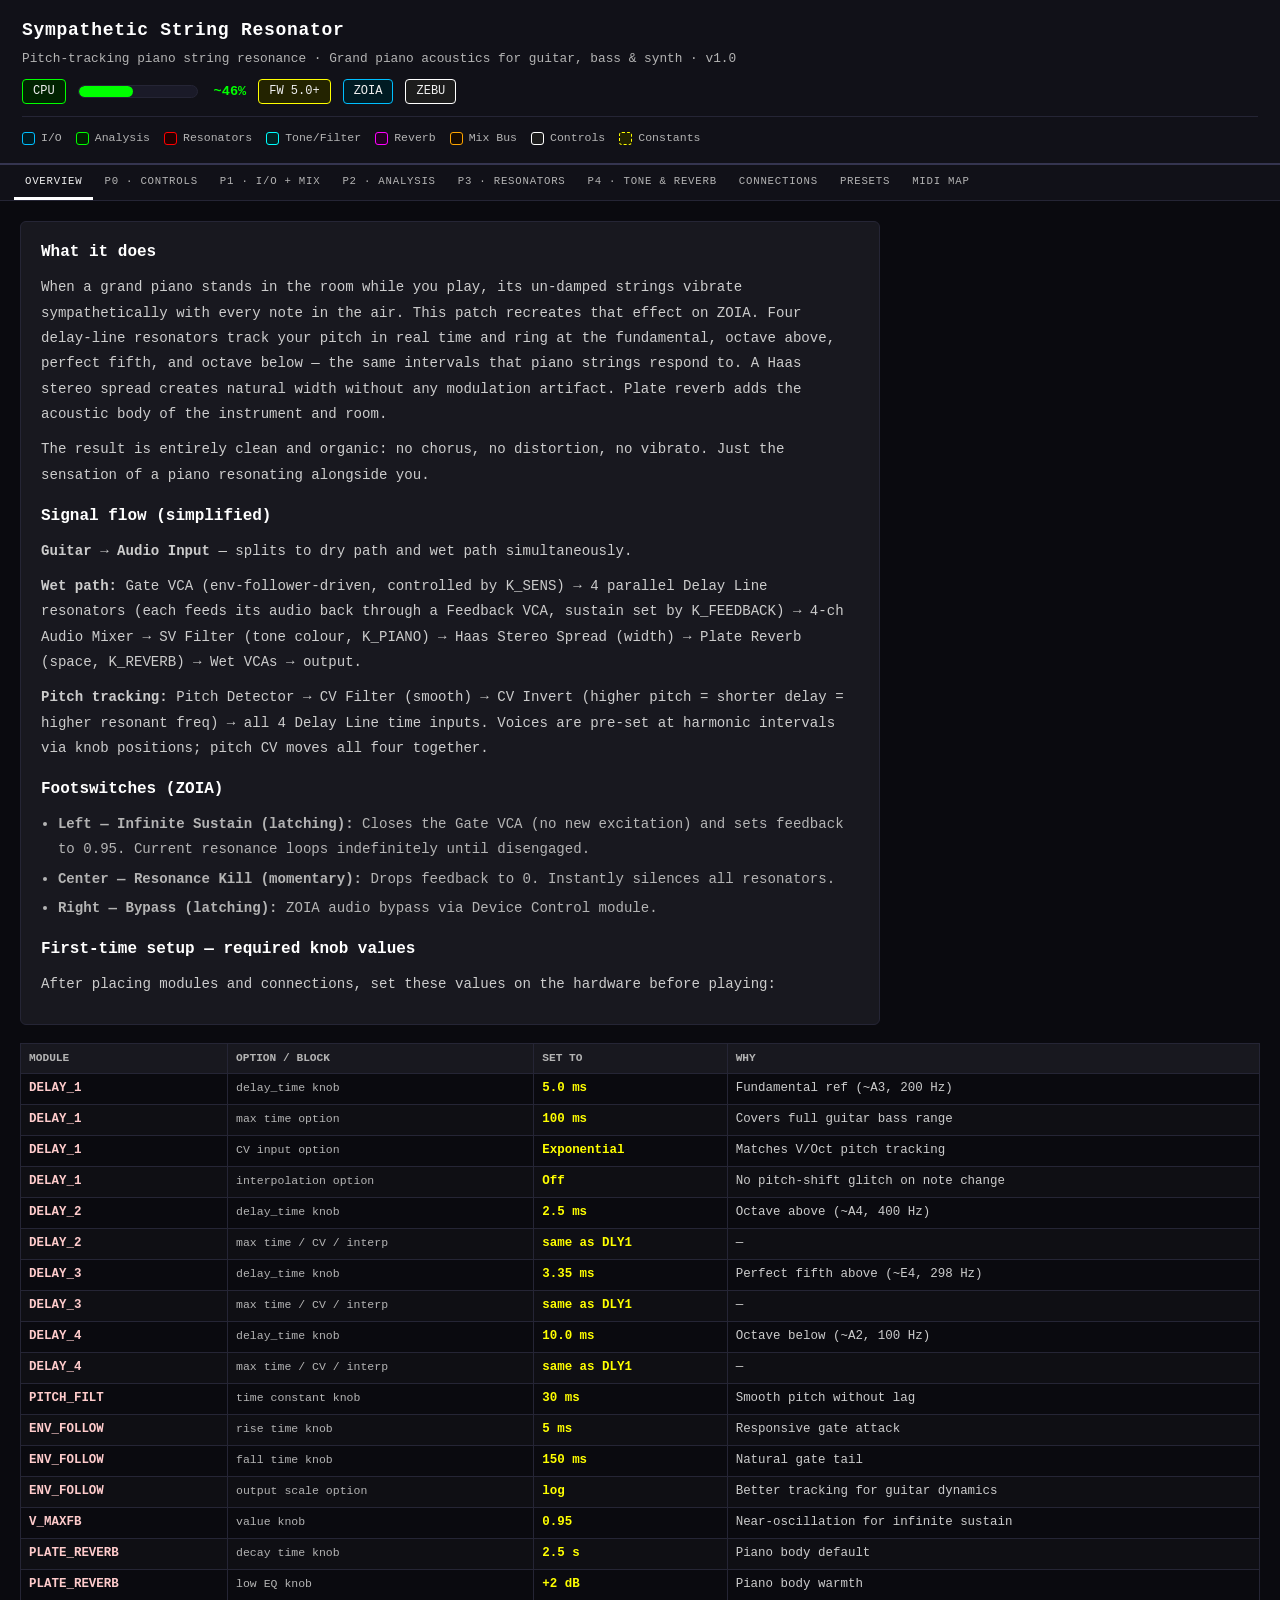
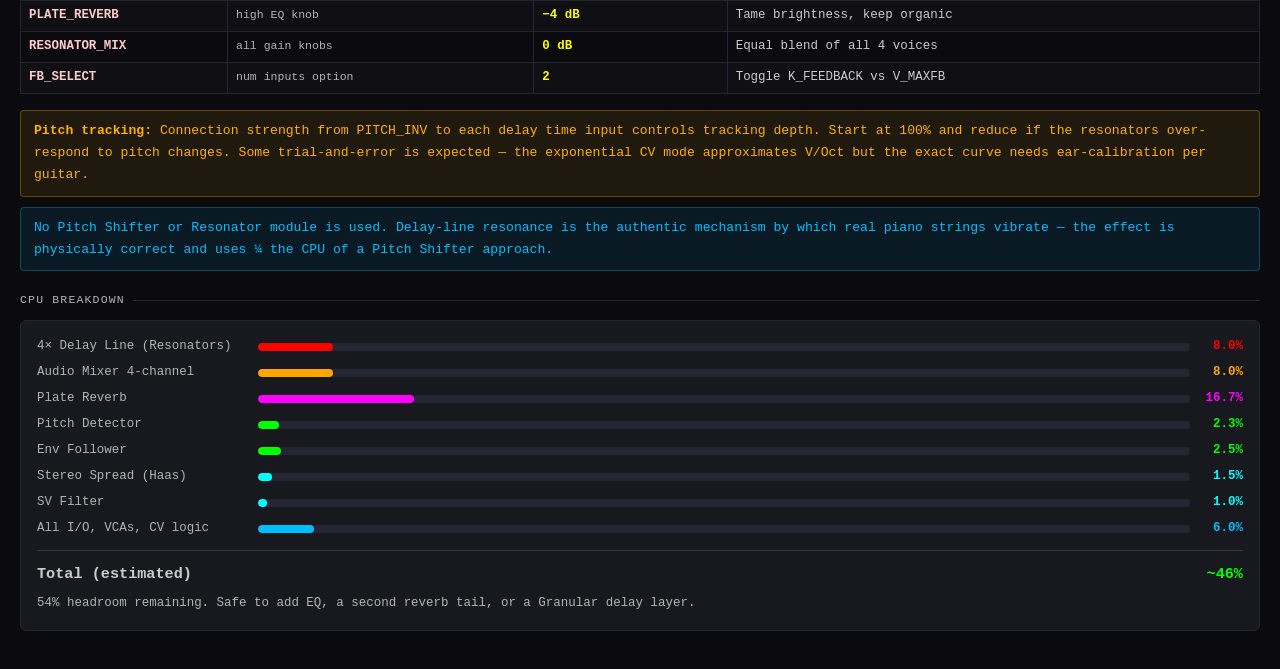
<file: files/index.html>
<!DOCTYPE html>
<html lang="en">
<head>
<meta charset="UTF-8"><meta name="viewport" content="width=device-width,initial-scale=1">
<title>Sympathetic String Resonator — ZOIA Patch Explorer</title>
<style>
*,*::before,*::after{box-sizing:border-box;margin:0;padding:0}
:root{
  --c-red:#FF0000;--c-orange:#FFA500;--c-mango:#FFB000;--c-yellow:#FFFF00;
  --c-lime:#AFFF00;--c-green:#00FF00;--c-surf:#00FF99;--c-aqua:#00FFFF;
  --c-sky:#00BFFF;--c-blue:#0000FF;--c-purple:#7F00FF;--c-magenta:#FF00FF;
  --c-pink:#FF69B4;--c-peach:#FFDAB9;--c-white:#FFFFFF;
  --bg-red:#230000;--bg-orange:#170b00;--bg-mango:#180f00;--bg-yellow:#232300;
  --bg-lime:#181e00;--bg-green:#002300;--bg-surf-bg:#002316;--bg-aqua:#002323;
  --bg-sky:#001b23;--bg-blue:#000023;--bg-purple:#0e0023;--bg-magenta:#230023;
  --bg-pink:#230014;--bg-peach:#231e17;--bg-white:#1c1c1c;
  --bg-page:#0a0a0f;--bg-surf1:#111118;--bg-surf2:#18181f;
  --bdr1:#252535;--bdr2:#353550;
  --text-primary:#f0f0f0;--text-secondary:#cccccc;--text-muted:#b4b4b4;
  --txt-red-name:#ffcccc;--txt-red-zoia:#ff8080;
  --txt-mag-name:#ffccff;--txt-mag-zoia:#ff88ff;
  --txt-red-nav:#ff8080;--txt-mag-nav:#ff88ff;
  --font-mono:'Courier New',Courier,monospace;
}
body{font-family:var(--font-mono);font-size:15px;line-height:1.6;background:var(--bg-page);color:var(--text-secondary);min-height:100vh}
.skip-link{position:absolute;left:-9999px;top:0;background:#fff;color:#000;padding:10px 18px;z-index:9999;border-radius:0 0 6px 0;font-weight:700}
.skip-link:focus{left:0}
header{background:var(--bg-surf1);border-bottom:2px solid var(--bdr2);padding:16px 22px}
.h-patch{font-size:1.125rem;font-weight:700;color:#fff;letter-spacing:.04em}
.h-sub{font-size:0.8rem;color:var(--text-muted);margin-top:4px}
.h-meta{display:flex;gap:12px;flex-wrap:wrap;margin-top:10px;align-items:center}
.badge{display:inline-flex;align-items:center;gap:4px;padding:3px 10px;border-radius:4px;font-size:0.75rem;border:1px solid;line-height:1.4}
.badge-green{background:var(--bg-green);border-color:var(--c-green);color:var(--text-primary)}
.badge-yellow{background:var(--bg-yellow);border-color:var(--c-yellow);color:var(--text-primary)}
.badge-sky{background:var(--bg-sky);border-color:var(--c-sky);color:var(--text-primary)}
.badge-white{background:var(--bg-white);border-color:var(--c-white);color:var(--text-primary)}
.cpu-bar-wrap{width:120px;height:13px;background:#1a1a28;border-radius:7px;overflow:hidden;border:1px solid var(--bdr1)}
.cpu-bar{height:100%;border-radius:7px}
.cpu-num{font-size:0.85rem;color:var(--c-green);font-weight:700;margin-left:4px}
.colour-legend{display:flex;gap:14px;flex-wrap:wrap;margin-top:12px;padding-top:12px;border-top:1px solid var(--bdr1)}
.cl-item{display:flex;align-items:center;gap:6px;font-size:0.72rem}
.cl-swatch{width:13px;height:13px;border-radius:3px;border:1px solid;flex-shrink:0}
.cl-label{color:var(--text-muted)}
nav.tabs{background:var(--bg-surf1);border-bottom:1px solid var(--bdr1);display:flex;flex-wrap:wrap;padding:0 14px}
.nb{background:none;border:none;color:var(--text-muted);font-family:inherit;font-size:0.67rem;letter-spacing:.07em;padding:10px 11px;cursor:pointer;border-bottom:3px solid transparent;text-transform:uppercase;transition:color .15s,border-color .15s;white-space:nowrap}
.nb:hover{color:#fff}.nb:focus{outline:2px solid var(--c-sky);outline-offset:2px}.nb.on{color:#fff}
.nb-ov.on,.nb-p0.on{border-bottom-color:var(--c-white);color:var(--text-primary)}
.nb-p1.on{border-bottom-color:var(--c-sky);color:var(--c-sky)}
.nb-p2.on{border-bottom-color:var(--c-green);color:var(--c-green)}
.nb-p3.on{border-bottom-color:var(--c-red);color:var(--txt-red-nav)}
.nb-p4.on{border-bottom-color:var(--c-magenta);color:var(--txt-mag-nav)}
.nb-cx.on{border-bottom-color:var(--c-yellow);color:var(--c-yellow)}
.nb-pre.on,.nb-midi.on{border-bottom-color:var(--c-surf);color:var(--c-surf)}
.page{display:none;padding:20px}.page.on{display:block}
.pg-intro{font-size:0.85rem;color:var(--text-muted);padding:10px 14px;background:var(--bg-surf2);border-radius:4px;border-left:3px solid var(--bdr2);margin-bottom:18px;line-height:1.75}
.sec{font-size:0.72rem;letter-spacing:.1em;text-transform:uppercase;color:var(--text-muted);margin-bottom:10px;display:flex;align-items:center;gap:8px}
.sec::after{content:'';flex:1;height:1px;background:var(--bdr1)}
.mgrid{display:grid;grid-template-columns:repeat(auto-fill,minmax(270px,1fr));gap:11px;margin-bottom:18px}
.mod{border-radius:6px;border:1px solid;overflow:hidden}
.mod-hd{padding:7px 11px 5px;border-bottom:1px solid rgba(255,255,255,.08);display:flex;align-items:baseline;gap:7px;flex-wrap:wrap}
.mod-zoia{font-size:0.65rem;font-weight:700;text-transform:uppercase;letter-spacing:.06em}
.mod-name{font-size:0.85rem;font-weight:700;flex:1}
.mod-cpu{font-size:0.65rem;color:var(--c-green);margin-left:auto}
.mod-body{padding:9px 11px;font-size:0.78rem;line-height:1.75;color:var(--text-muted)}
.pr{display:flex;align-items:baseline;gap:5px;line-height:1.65;flex-wrap:wrap}
.pd{font-size:0.65rem;color:var(--text-muted);min-width:50px;text-transform:uppercase;flex-shrink:0}
.pn{font-weight:700;color:var(--text-primary);font-size:0.78rem;flex-shrink:0}
.ps{color:var(--text-muted);font-size:0.72rem;flex:1}
.pp{font-size:0.72rem;color:var(--c-sky);margin-left:auto;white-space:nowrap;font-weight:700}
.pp.cv{color:var(--c-yellow)}
.midi-tag{display:inline-flex;align-items:center;gap:5px;background:rgba(0,255,153,.1);border:1px solid rgba(0,255,153,.35);border-radius:3px;padding:2px 7px;font-size:0.72rem;color:var(--c-surf);margin-top:4px}
.midi-dot{width:6px;height:6px;background:var(--c-surf);border-radius:50%;flex-shrink:0}
.warn-tag{display:inline-flex;align-items:center;gap:4px;background:rgba(255,0,0,.1);border:1px solid rgba(255,0,0,.3);border-radius:3px;padding:2px 7px;font-size:0.72rem;color:#ffcccc;margin-top:4px}
.info-tag{display:inline-flex;align-items:center;gap:4px;background:rgba(0,191,255,.1);border:1px solid rgba(0,191,255,.3);border-radius:3px;padding:2px 7px;font-size:0.72rem;color:var(--c-sky);margin-top:4px}
.m-io{background:var(--bg-sky);border-color:var(--c-sky)}.m-io .mod-zoia{color:var(--c-sky)}.m-io .mod-name{color:var(--text-primary)}
.m-pitch{background:var(--bg-green);border-color:var(--c-green)}.m-pitch .mod-zoia{color:var(--c-green)}.m-pitch .mod-name{color:var(--text-primary)}
.m-res{background:var(--bg-red);border-color:var(--c-red)}.m-res .mod-zoia{color:var(--txt-red-zoia)}.m-res .mod-name{color:var(--txt-red-name)}
.m-body{background:var(--bg-aqua);border-color:var(--c-aqua)}.m-body .mod-zoia{color:var(--c-aqua)}.m-body .mod-name{color:var(--text-primary)}
.m-rev{background:var(--bg-magenta);border-color:var(--c-magenta)}.m-rev .mod-zoia{color:var(--txt-mag-zoia)}.m-rev .mod-name{color:var(--txt-mag-name)}
.m-mix{background:var(--bg-orange);border-color:var(--c-orange)}.m-mix .mod-zoia{color:var(--c-orange)}.m-mix .mod-name{color:var(--text-primary)}
.m-ctrl{background:var(--bg-white);border-color:var(--c-white)}.m-ctrl .mod-zoia{color:var(--text-muted)}.m-ctrl .mod-name{color:var(--text-primary)}
.m-val{background:var(--bg-yellow);border-color:var(--c-yellow);border-style:dashed}.m-val .mod-zoia{color:var(--c-mango)}.m-val .mod-name{color:var(--c-yellow)}
.cx-filters{margin-bottom:11px;display:flex;gap:7px;flex-wrap:wrap}
.cx-filter-btn{background:var(--bg-surf2);border:1px solid var(--bdr1);color:var(--text-muted);border-radius:4px;padding:4px 13px;font-family:inherit;font-size:0.72rem;cursor:pointer;text-transform:uppercase;letter-spacing:.06em}
.cx-filter-btn:hover{color:#fff;border-color:var(--bdr2)}.cx-filter-btn.on{color:#fff;border-color:var(--c-sky)}
.cx-table{width:100%;border-collapse:collapse;font-size:0.78rem;margin-bottom:18px}
.cx-table th{text-align:left;padding:6px 8px;background:var(--bg-surf2);border:1px solid var(--bdr1);color:var(--text-muted);font-size:0.7rem;text-transform:uppercase}
.cx-table td{padding:5px 8px;border:1px solid var(--bdr1);color:var(--text-secondary);vertical-align:top}
.cx-table tr:nth-child(even) td{background:rgba(255,255,255,.02)}
.cx-audio td:first-child{border-left:3px solid var(--c-sky)}.cx-cv td:first-child{border-left:3px solid var(--c-yellow)}
.cx-type-audio{color:var(--c-sky);font-weight:700}.cx-type-cv{color:var(--c-yellow);font-weight:700}.cx-pct{font-weight:700;color:var(--c-green)}
.midi-table{width:100%;border-collapse:collapse;font-size:0.78rem;margin-bottom:18px}
.midi-table th{text-align:left;padding:6px 8px;background:var(--bg-surf2);border:1px solid var(--bdr1);color:var(--text-muted);font-size:0.7rem;text-transform:uppercase}
.midi-table td{padding:5px 8px;border:1px solid var(--bdr1);color:var(--text-secondary)}
.midi-table tr:nth-child(even) td{background:rgba(255,255,255,.02)}.midi-cc{font-weight:700;color:var(--c-surf)}
.preset-grid{display:grid;grid-template-columns:repeat(auto-fill,minmax(250px,1fr));gap:11px;margin-bottom:18px}
.preset-card{background:var(--bg-surf2);border:1px solid var(--bdr1);border-radius:6px;padding:13px;cursor:pointer;transition:border-color .15s}
.preset-card:hover,.preset-card:focus{border-color:var(--c-aqua);outline:2px solid var(--c-aqua);outline-offset:2px}
.preset-name{font-size:0.95rem;font-weight:700;color:#fff;margin-bottom:4px}
.preset-desc{font-size:0.78rem;color:var(--text-muted);margin-bottom:9px;line-height:1.55}
.preset-vals{display:grid;grid-template-columns:1fr 1fr;gap:3px;font-size:0.72rem;color:var(--text-muted)}
.preset-vals span{color:var(--c-yellow);font-weight:700}
.preset-detail-vals{display:grid;grid-template-columns:repeat(auto-fill,minmax(150px,1fr));gap:9px;margin-top:14px}
.preset-val-card{background:var(--bg-surf1);border:1px solid var(--bdr1);border-radius:4px;padding:9px}
.preset-val-key{font-size:0.7rem;color:var(--text-muted);text-transform:uppercase;letter-spacing:.07em}
.preset-val-num{font-size:1.3rem;font-weight:700;color:var(--c-yellow);margin-top:2px}
.cpu-section{background:var(--bg-surf2);border:1px solid var(--bdr1);border-radius:6px;padding:16px;margin-bottom:18px}
.cpu-row{display:flex;align-items:center;gap:11px;margin-bottom:6px}
.cpu-label{width:210px;font-size:0.78rem;color:var(--text-muted);flex-shrink:0}
.cpu-track{flex:1;height:8px;background:var(--bdr1);border-radius:4px;overflow:hidden}
.cpu-fill{height:100%;border-radius:4px}
.cpu-val{width:42px;text-align:right;font-size:0.78rem;font-weight:700;flex-shrink:0}
.cpu-total{margin-top:11px;padding-top:11px;border-top:1px solid var(--bdr2);display:flex;justify-content:space-between;font-size:0.95rem;font-weight:700}
.desc-block{background:var(--bg-surf2);border:1px solid var(--bdr1);border-radius:6px;padding:16px 20px;margin-bottom:18px;font-size:0.88rem;line-height:1.8;color:var(--text-secondary);max-width:860px}
.desc-block h3{color:#fff;font-size:1rem;margin-bottom:8px;margin-top:14px}.desc-block h3:first-child{margin-top:0}
.desc-block p{margin-bottom:10px}.desc-block ul{margin-left:1.2em;color:var(--text-muted)}.desc-block li{margin-bottom:4px}
.sep{height:1px;background:var(--bdr1);margin:16px 0}
.tip{background:rgba(255,176,0,.09);border:1px solid rgba(255,176,0,.3);border-radius:4px;padding:9px 13px;font-size:0.82rem;color:var(--c-mango);line-height:1.7;margin-top:10px}
.note{background:rgba(0,191,255,.09);border:1px solid rgba(0,191,255,.3);border-radius:4px;padding:9px 13px;font-size:0.82rem;color:var(--c-sky);line-height:1.7;margin-top:10px}
.cb-audio::before{content:'\25B6\00A0';color:var(--c-sky)}.cb-cv::before{content:'\29C6\00A0';color:var(--c-yellow)}
.build-tbl{width:100%;border-collapse:collapse;font-size:0.78rem;margin-bottom:16px}
.build-tbl th{text-align:left;padding:6px 8px;background:var(--bg-surf2);border:1px solid var(--bdr1);color:var(--text-muted);font-size:0.7rem;text-transform:uppercase}
.build-tbl td{padding:5px 8px;border:1px solid var(--bdr1);color:var(--text-secondary);vertical-align:top}
.build-tbl tr:nth-child(even) td{background:rgba(255,255,255,.02)}
.build-tbl td:first-child{font-weight:700;color:var(--txt-red-name);white-space:nowrap}
.build-tbl td:nth-child(2){color:var(--text-muted);font-size:0.72rem}
.build-tbl td:nth-child(3){color:var(--c-yellow);font-weight:700}
/* ZOIA grid */
.zg-section{margin-bottom:20px}
.zg-header{display:flex;align-items:baseline;gap:10px;margin-bottom:6px;flex-wrap:wrap}
.zg-badge{font-size:0.7rem;font-weight:700;letter-spacing:.1em;text-transform:uppercase;padding:2px 9px;border-radius:4px;border:1px solid;font-family:var(--font-mono)}
.zg-title{font-size:0.95rem;font-weight:700;color:#fff}
.zg-desc{font-size:0.78rem;color:var(--text-muted);margin-bottom:8px;line-height:1.55}
.zoia-grid{display:grid;grid-template-columns:repeat(8,1fr);grid-template-rows:repeat(5,1fr);gap:3px;background:var(--bg-surf2);border:1px solid var(--bdr1);border-radius:6px;padding:10px;aspect-ratio:8/5;max-height:290px;overflow:hidden}
.zg-e{background:#181818;border:.5px solid #272727;border-radius:3px;min-width:0;min-height:0}
.zg-m{border-radius:4px;border:1.5px solid;display:flex;flex-direction:column;justify-content:center;align-items:center;padding:2px 4px;overflow:hidden;min-width:0;min-height:0;text-align:center}
.zn{font-family:var(--font-mono);font-size:clamp(.4rem,1.15vw,.67rem);font-weight:700;line-height:1.15;text-transform:uppercase;overflow:hidden;text-overflow:ellipsis;white-space:nowrap;max-width:100%}
.zs{font-family:var(--font-mono);font-size:clamp(.35rem,.95vw,.55rem);line-height:1.1;opacity:.8;overflow:hidden;text-overflow:ellipsis;white-space:nowrap;max-width:100%;margin-top:1px}
.zg-io{background:var(--bg-sky);border-color:var(--c-sky);color:var(--c-sky)}
.zg-an{background:var(--bg-green);border-color:var(--c-green);color:var(--c-green)}
.zg-rs{background:var(--bg-red);border-color:var(--c-red);color:var(--txt-red-name)}
.zg-tn{background:var(--bg-aqua);border-color:var(--c-aqua);color:var(--c-aqua)}
.zg-rv{background:var(--bg-magenta);border-color:var(--c-magenta);color:var(--txt-mag-name)}
.zg-mx{background:var(--bg-orange);border-color:var(--c-orange);color:var(--c-orange)}
.zg-ct{background:var(--bg-white);border-color:var(--c-white);color:var(--text-primary)}
.zg-vl{background:var(--bg-yellow);border-color:var(--c-yellow);color:var(--c-yellow);border-style:dashed}
@media(max-width:600px){.mgrid{grid-template-columns:1fr}.cpu-label{width:130px}.zoia-grid{max-height:190px}header{padding:12px 14px}}
@media(prefers-contrast:high){:root{--bdr1:#888;--bdr2:#aaa;--bg-surf1:#000;--bg-surf2:#0a0a0a}}
@media(prefers-reduced-motion:reduce){*{transition:none!important;animation:none!important}}
</style>
</head>
<body>
<a href="#main" class="skip-link">Skip to content</a>
<!-- HEADER -->
<header>
  <div class="h-patch">Sympathetic String Resonator</div>
  <div class="h-sub">Pitch-tracking piano string resonance · Grand piano acoustics for guitar, bass &amp; synth · v1.0</div>
  <div class="h-meta">
    <div class="badge badge-green">CPU</div>
    <div class="cpu-bar-wrap"><div class="cpu-bar" id="cpu-bar"></div></div>
    <span class="cpu-num" id="cpu-num">~46%</span>
    <div class="badge badge-yellow">FW 5.0+</div>
    <div class="badge badge-sky">ZOIA</div>
    <div class="badge badge-white">ZEBU</div>
  </div>
  <div class="colour-legend">
    <div class="cl-item"><div class="cl-swatch" style="background:var(--bg-sky);border-color:var(--c-sky)"></div><span class="cl-label">I/O</span></div>
    <div class="cl-item"><div class="cl-swatch" style="background:var(--bg-green);border-color:var(--c-green)"></div><span class="cl-label">Analysis</span></div>
    <div class="cl-item"><div class="cl-swatch" style="background:var(--bg-red);border-color:var(--c-red)"></div><span class="cl-label">Resonators</span></div>
    <div class="cl-item"><div class="cl-swatch" style="background:var(--bg-aqua);border-color:var(--c-aqua)"></div><span class="cl-label">Tone/Filter</span></div>
    <div class="cl-item"><div class="cl-swatch" style="background:var(--bg-magenta);border-color:var(--c-magenta)"></div><span class="cl-label">Reverb</span></div>
    <div class="cl-item"><div class="cl-swatch" style="background:var(--bg-orange);border-color:var(--c-orange)"></div><span class="cl-label">Mix Bus</span></div>
    <div class="cl-item"><div class="cl-swatch" style="background:var(--bg-white);border-color:var(--c-white)"></div><span class="cl-label">Controls</span></div>
    <div class="cl-item"><div class="cl-swatch" style="background:var(--bg-yellow);border-color:var(--c-yellow);border-style:dashed"></div><span class="cl-label">Constants</span></div>
  </div>
</header>

<!-- TAB NAV -->
<nav class="tabs" role="tablist" aria-label="Patch sections">
  <button class="nb nb-ov on" role="tab" aria-selected="true"  onclick="show('ov',this)">Overview</button>
  <button class="nb nb-p0"    role="tab" aria-selected="false" onclick="show('p0',this)">P0 · Controls</button>
  <button class="nb nb-p1"    role="tab" aria-selected="false" onclick="show('p1',this)">P1 · I/O + Mix</button>
  <button class="nb nb-p2"    role="tab" aria-selected="false" onclick="show('p2',this)">P2 · Analysis</button>
  <button class="nb nb-p3"    role="tab" aria-selected="false" onclick="show('p3',this)">P3 · Resonators</button>
  <button class="nb nb-p4"    role="tab" aria-selected="false" onclick="show('p4',this)">P4 · Tone &amp; Reverb</button>
  <button class="nb nb-cx"    role="tab" aria-selected="false" onclick="show('cx',this)">Connections</button>
  <button class="nb nb-pre"   role="tab" aria-selected="false" onclick="show('pre',this)">Presets</button>
  <button class="nb nb-midi"  role="tab" aria-selected="false" onclick="show('midi',this)">MIDI Map</button>
</nav>

<main id="main">

<!-- ══════════ OVERVIEW ══════════ -->
<section class="page on" id="page-ov" role="tabpanel">
  <div class="desc-block">
    <h3>What it does</h3>
    <p>When a grand piano stands in the room while you play, its un-damped strings vibrate sympathetically with every note in the air. This patch recreates that effect on ZOIA. Four delay-line resonators track your pitch in real time and ring at the fundamental, octave above, perfect fifth, and octave below — the same intervals that piano strings respond to. A Haas stereo spread creates natural width without any modulation artifact. Plate reverb adds the acoustic body of the instrument and room.</p>
    <p>The result is entirely clean and organic: no chorus, no distortion, no vibrato. Just the sensation of a piano resonating alongside you.</p>
    <h3>Signal flow (simplified)</h3>
    <p><strong>Guitar → Audio Input</strong> — splits to dry path and wet path simultaneously.</p>
    <p><strong>Wet path:</strong> Gate VCA (env-follower-driven, controlled by K_SENS) → 4 parallel Delay Line resonators (each feeds its audio back through a Feedback VCA, sustain set by K_FEEDBACK) → 4-ch Audio Mixer → SV Filter (tone colour, K_PIANO) → Haas Stereo Spread (width) → Plate Reverb (space, K_REVERB) → Wet VCAs → output.</p>
    <p><strong>Pitch tracking:</strong> Pitch Detector → CV Filter (smooth) → CV Invert (higher pitch = shorter delay = higher resonant freq) → all 4 Delay Line time inputs. Voices are pre-set at harmonic intervals via knob positions; pitch CV moves all four together.</p>
    <h3>Footswitches (ZOIA)</h3>
    <ul>
      <li><strong>Left — Infinite Sustain (latching):</strong> Closes the Gate VCA (no new excitation) and sets feedback to 0.95. Current resonance loops indefinitely until disengaged.</li>
      <li><strong>Center — Resonance Kill (momentary):</strong> Drops feedback to 0. Instantly silences all resonators.</li>
      <li><strong>Right — Bypass (latching):</strong> ZOIA audio bypass via Device Control module.</li>
    </ul>
    <h3>First-time setup — required knob values</h3>
    <p>After placing modules and connections, set these values on the hardware before playing:</p>
  </div>

  <table class="build-tbl">
    <thead><tr><th>Module</th><th>Option / Block</th><th>Set to</th><th>Why</th></tr></thead>
    <tbody>
      <tr><td>DELAY_1</td><td>delay_time knob</td><td>5.0 ms</td><td>Fundamental ref (~A3, 200 Hz)</td></tr>
      <tr><td>DELAY_1</td><td>max time option</td><td>100 ms</td><td>Covers full guitar bass range</td></tr>
      <tr><td>DELAY_1</td><td>CV input option</td><td>Exponential</td><td>Matches V/Oct pitch tracking</td></tr>
      <tr><td>DELAY_1</td><td>interpolation option</td><td>Off</td><td>No pitch-shift glitch on note change</td></tr>
      <tr><td>DELAY_2</td><td>delay_time knob</td><td>2.5 ms</td><td>Octave above (~A4, 400 Hz)</td></tr>
      <tr><td>DELAY_2</td><td>max time / CV / interp</td><td>same as DLY1</td><td>—</td></tr>
      <tr><td>DELAY_3</td><td>delay_time knob</td><td>3.35 ms</td><td>Perfect fifth above (~E4, 298 Hz)</td></tr>
      <tr><td>DELAY_3</td><td>max time / CV / interp</td><td>same as DLY1</td><td>—</td></tr>
      <tr><td>DELAY_4</td><td>delay_time knob</td><td>10.0 ms</td><td>Octave below (~A2, 100 Hz)</td></tr>
      <tr><td>DELAY_4</td><td>max time / CV / interp</td><td>same as DLY1</td><td>—</td></tr>
      <tr><td>PITCH_FILT</td><td>time constant knob</td><td>30 ms</td><td>Smooth pitch without lag</td></tr>
      <tr><td>ENV_FOLLOW</td><td>rise time knob</td><td>5 ms</td><td>Responsive gate attack</td></tr>
      <tr><td>ENV_FOLLOW</td><td>fall time knob</td><td>150 ms</td><td>Natural gate tail</td></tr>
      <tr><td>ENV_FOLLOW</td><td>output scale option</td><td>log</td><td>Better tracking for guitar dynamics</td></tr>
      <tr><td>V_MAXFB</td><td>value knob</td><td>0.95</td><td>Near-oscillation for infinite sustain</td></tr>
      <tr><td>PLATE_REVERB</td><td>decay time knob</td><td>2.5 s</td><td>Piano body default</td></tr>
      <tr><td>PLATE_REVERB</td><td>low EQ knob</td><td>+2 dB</td><td>Piano body warmth</td></tr>
      <tr><td>PLATE_REVERB</td><td>high EQ knob</td><td>−4 dB</td><td>Tame brightness, keep organic</td></tr>
      <tr><td>RESONATOR_MIX</td><td>all gain knobs</td><td>0 dB</td><td>Equal blend of all 4 voices</td></tr>
      <tr><td>FB_SELECT</td><td>num inputs option</td><td>2</td><td>Toggle K_FEEDBACK vs V_MAXFB</td></tr>
    </tbody>
  </table>

  <div class="tip"><strong>Pitch tracking:</strong> Connection strength from PITCH_INV to each delay time input controls tracking depth. Start at 100% and reduce if the resonators over-respond to pitch changes. Some trial-and-error is expected — the exponential CV mode approximates V/Oct but the exact curve needs ear-calibration per guitar.</div>
  <div class="note">No Pitch Shifter or Resonator module is used. Delay-line resonance is the authentic mechanism by which real piano strings vibrate — the effect is physically correct and uses ¼ the CPU of a Pitch Shifter approach.</div>

  <div class="sec" style="margin-top:20px">CPU Breakdown</div>
  <div class="cpu-section">
    <div class="cpu-row"><div class="cpu-label">4× Delay Line (Resonators)</div><div class="cpu-track"><div class="cpu-fill" style="width:8%;background:var(--c-red)"></div></div><div class="cpu-val" style="color:var(--c-red)">8.0%</div></div>
    <div class="cpu-row"><div class="cpu-label">Audio Mixer 4-channel</div><div class="cpu-track"><div class="cpu-fill" style="width:8%;background:var(--c-orange)"></div></div><div class="cpu-val" style="color:var(--c-orange)">8.0%</div></div>
    <div class="cpu-row"><div class="cpu-label">Plate Reverb</div><div class="cpu-track"><div class="cpu-fill" style="width:16.7%;background:var(--c-magenta)"></div></div><div class="cpu-val" style="color:var(--c-magenta)">16.7%</div></div>
    <div class="cpu-row"><div class="cpu-label">Pitch Detector</div><div class="cpu-track"><div class="cpu-fill" style="width:2.3%;background:var(--c-green)"></div></div><div class="cpu-val" style="color:var(--c-green)">2.3%</div></div>
    <div class="cpu-row"><div class="cpu-label">Env Follower</div><div class="cpu-track"><div class="cpu-fill" style="width:2.5%;background:var(--c-green)"></div></div><div class="cpu-val" style="color:var(--c-green)">2.5%</div></div>
    <div class="cpu-row"><div class="cpu-label">Stereo Spread (Haas)</div><div class="cpu-track"><div class="cpu-fill" style="width:1.5%;background:var(--c-aqua)"></div></div><div class="cpu-val" style="color:var(--c-aqua)">1.5%</div></div>
    <div class="cpu-row"><div class="cpu-label">SV Filter</div><div class="cpu-track"><div class="cpu-fill" style="width:1%;background:var(--c-aqua)"></div></div><div class="cpu-val" style="color:var(--c-aqua)">1.0%</div></div>
    <div class="cpu-row"><div class="cpu-label">All I/O, VCAs, CV logic</div><div class="cpu-track"><div class="cpu-fill" style="width:6%;background:var(--c-sky)"></div></div><div class="cpu-val" style="color:var(--c-sky)">6.0%</div></div>
    <div class="cpu-total"><span>Total (estimated)</span><span style="color:var(--c-green)">~46%</span></div>
    <p style="font-size:0.78rem;color:var(--text-muted);margin-top:8px">54% headroom remaining. Safe to add EQ, a second reverb tail, or a Granular delay layer.</p>
  </div>
</section>

<!-- ══════════ P0 · CONTROLS ══════════ -->
<section class="page" id="page-p0" role="tabpanel">
  <p class="pg-intro"><strong>7 knobs</strong> (Value modules) and <strong>3 stompswitches</strong>. Near-zero DSP cost. Performers never need to navigate away from this page during a performance.</p>

  <div class="zg-section">
    <div class="zg-header">
      <div class="zg-badge" style="background:var(--bg-white);border-color:var(--c-white);color:var(--text-primary)">PAGE 0</div>
      <div class="zg-title">UI Controls — 19 / 40 blocks used</div>
    </div>
    <div class="zg-desc">Rows 0–1: Value modules (2 blocks each). Row 2: stompswitches, bypass, expression pedal input.</div>
    <div class="zoia-grid">
      <div class="zg-m zg-ct"><span class="zn">DETUNE</span><span class="zs">val·1</span></div><div class="zg-m zg-ct"><span class="zn">FDBK</span><span class="zs">val·1</span></div><div class="zg-m zg-ct"><span class="zn">REVERB</span><span class="zs">val·1</span></div><div class="zg-m zg-ct"><span class="zn">PIANO</span><span class="zs">val·1</span></div><div class="zg-m zg-ct"><span class="zn">DAMP</span><span class="zs">val·1</span></div><div class="zg-m zg-ct"><span class="zn">DRY/WET</span><span class="zs">val·1</span></div><div class="zg-m zg-ct"><span class="zn">SENS</span><span class="zs">val·1</span></div><div class="zg-e"></div>
      <div class="zg-m zg-ct"><span class="zn">DETUNE</span><span class="zs">val·2</span></div><div class="zg-m zg-ct"><span class="zn">FDBK</span><span class="zs">val·2</span></div><div class="zg-m zg-ct"><span class="zn">REVERB</span><span class="zs">val·2</span></div><div class="zg-m zg-ct"><span class="zn">PIANO</span><span class="zs">val·2</span></div><div class="zg-m zg-ct"><span class="zn">DAMP</span><span class="zs">val·2</span></div><div class="zg-m zg-ct"><span class="zn">DRY/WET</span><span class="zs">val·2</span></div><div class="zg-m zg-ct"><span class="zn">SENS</span><span class="zs">val·2</span></div><div class="zg-e"></div>
      <div class="zg-m zg-ct"><span class="zn">SW_SUS</span><span class="zs">stomp·L</span></div><div class="zg-m zg-ct"><span class="zn">SW_KILL</span><span class="zs">stomp·C</span></div><div class="zg-m zg-ct"><span class="zn">BYPASS</span><span class="zs">dev ctrl</span></div><div class="zg-m zg-ct"><span class="zn">EXP</span><span class="zs">cport in</span></div><div class="zg-e"></div><div class="zg-e"></div><div class="zg-e"></div><div class="zg-e"></div>
      <div class="zg-e"></div><div class="zg-e"></div><div class="zg-e"></div><div class="zg-e"></div><div class="zg-e"></div><div class="zg-e"></div><div class="zg-e"></div><div class="zg-e"></div>
      <div class="zg-e"></div><div class="zg-e"></div><div class="zg-e"></div><div class="zg-e"></div><div class="zg-e"></div><div class="zg-e"></div><div class="zg-e"></div><div class="zg-e"></div>
    </div>
  </div>

  <div class="sec">Knobs — Value Modules</div>
  <div class="mgrid">
    <div class="mod m-ctrl"><div class="mod-hd"><span class="mod-zoia">Value</span><span class="mod-name">K_DETUNE</span><span class="mod-cpu">~0.15%</span></div>
      <div class="mod-body">
        <div class="pr"><span class="pd">Range</span><span class="pn">−1 to +1</span><span class="ps">output: −1 to 1</span><span class="pp cv">default: 0</span></div>
        <div class="pr"><span class="pd">Routes to</span><span class="ps">DELAY_1 time (+small str ≈ 8%) and DTUNE_INV → DELAY_3 time (opposite direction). Creates a subtle detuned spread for piano string thickness.</span></div>
        <div class="midi-tag"><div class="midi-dot"></div> CC 27</div>
    </div></div>

    <div class="mod m-ctrl"><div class="mod-hd"><span class="mod-zoia">Value</span><span class="mod-name">K_FEEDBACK</span><span class="mod-cpu">~0.15%</span></div>
      <div class="mod-body">
        <div class="pr"><span class="pd">Range</span><span class="pn">0 – 0.95</span><span class="ps">output: 0 to 1</span><span class="pp cv">default: 0.65</span></div>
        <div class="pr"><span class="pd">Routes to</span><span class="ps">FB_SELECT input 1. Controls resonator sustain length. All 4 feedback VCAs share this value via FB_KILL_MULT.</span></div>
        <div class="warn-tag">⚠ Do not set above 0.95 — self-oscillation risk</div>
        <div class="midi-tag"><div class="midi-dot"></div> CC 72</div>
    </div></div>

    <div class="mod m-ctrl"><div class="mod-hd"><span class="mod-zoia">Value</span><span class="mod-name">K_REVERB</span><span class="mod-cpu">~0.15%</span></div>
      <div class="mod-body">
        <div class="pr"><span class="pd">Range</span><span class="pn">0 – 1</span><span class="ps">output: 0 to 1</span><span class="pp cv">default: 0.5</span></div>
        <div class="pr"><span class="pd">Routes to</span><span class="ps">Plate Reverb mix AND decay time simultaneously. 0 = dry resonators only. 1 = full wet, longest tail.</span></div>
        <div class="midi-tag"><div class="midi-dot"></div> CC 91</div>
    </div></div>

    <div class="mod m-ctrl"><div class="mod-hd"><span class="mod-zoia">Value</span><span class="mod-name">K_PIANO</span><span class="mod-cpu">~0.15%</span></div>
      <div class="mod-body">
        <div class="pr"><span class="pd">Range</span><span class="pn">0 – 1</span><span class="ps">output: 0 to 1</span><span class="pp cv">default: 0.5</span></div>
        <div class="pr"><span class="pd">Routes to</span><span class="ps">SV Filter frequency. 0 = dark/muted (~400 Hz). 0.5 = concert grand (~2 kHz). 1 = bright/harpsichord-like (~5 kHz).</span></div>
        <div class="midi-tag"><div class="midi-dot"></div> CC 74</div>
    </div></div>

    <div class="mod m-ctrl"><div class="mod-hd"><span class="mod-zoia">Value</span><span class="mod-name">K_DAMPEN</span><span class="mod-cpu">~0.15%</span></div>
      <div class="mod-body">
        <div class="pr"><span class="pd">Range</span><span class="pn">0 – 1</span><span class="ps">output: 0 to 1</span><span class="pp cv">default: 0.35</span></div>
        <div class="pr"><span class="pd">Routes to</span><span class="ps">SV Filter resonance. Low = smooth, open strings. High = ringing, singing quality (sustain-pedal-down character).</span></div>
        <div class="midi-tag"><div class="midi-dot"></div> CC 71</div>
    </div></div>

    <div class="mod m-ctrl"><div class="mod-hd"><span class="mod-zoia">Value</span><span class="mod-name">K_DRYWET</span><span class="mod-cpu">~0.15%</span></div>
      <div class="mod-body">
        <div class="pr"><span class="pd">Range</span><span class="pn">0 – 1</span><span class="ps">output: 0 to 1</span><span class="pp cv">default: 0.45</span></div>
        <div class="pr"><span class="pd">Routes to</span><span class="ps">WET_VCA_L + WET_VCA_R level (direct). INV_DRYWET → DRY_VCA level (inverted). Expression pedal can override block 1.</span></div>
        <div class="midi-tag"><div class="midi-dot"></div> CC 7 · Expr CC 11</div>
    </div></div>

    <div class="mod m-ctrl"><div class="mod-hd"><span class="mod-zoia">Value</span><span class="mod-name">K_SENS</span><span class="mod-cpu">~0.15%</span></div>
      <div class="mod-body">
        <div class="pr"><span class="pd">Range</span><span class="pn">0 – 1</span><span class="ps">output: 0 to 1</span><span class="pp cv">default: 0.70</span></div>
        <div class="pr"><span class="pd">Routes to</span><span class="ps">SENS_MULT input 2. Scales the Env Follower output that opens the Gate VCA. Low = only hard picks open the gate. High = resonates on any touch.</span></div>
        <div class="midi-tag"><div class="midi-dot"></div> CC 26</div>
    </div></div>
  </div>

  <div class="sec">Stompswitches &amp; Controls</div>
  <div class="mgrid">
    <div class="mod m-ctrl"><div class="mod-hd"><span class="mod-zoia">Stompswitch</span><span class="mod-name">SW_SUSTAIN</span><span class="mod-cpu">0.1%</span></div>
      <div class="mod-body">
        <div class="pr"><span class="pd">Switch</span><span class="pn">Left</span><span class="ps">latching · normally zero</span></div>
        <div class="pr"><span class="pd">Action</span><span class="ps">CV=1: gates off new input (SUSTAIN_INV→0→GATE_LVL_MULT=0) and switches feedback to V_MAXFB (0.95). Resonance loops indefinitely.</span></div>
        <div class="midi-tag"><div class="midi-dot"></div> CC 64 (sustain pedal)</div>
    </div></div>

    <div class="mod m-ctrl"><div class="mod-hd"><span class="mod-zoia">Stompswitch</span><span class="mod-name">SW_KILL</span><span class="mod-cpu">0.1%</span></div>
      <div class="mod-body">
        <div class="pr"><span class="pd">Switch</span><span class="pn">Center</span><span class="ps">momentary · normally zero</span></div>
        <div class="pr"><span class="pd">Action</span><span class="ps">CV=1: KILL_INV → 0 → FB_KILL_MULT → 0. All four feedback VCAs drop to zero — instant silence.</span></div>
        <div class="midi-tag"><div class="midi-dot"></div> CC 65</div>
    </div></div>

    <div class="mod m-ctrl"><div class="mod-hd"><span class="mod-zoia">Device Control</span><span class="mod-name">BYPASS</span><span class="mod-cpu">0.1%</span></div>
      <div class="mod-body">
        <div class="pr"><span class="pd">Option</span><span class="pn">control: audio bypass</span></div>
        <div class="pr"><span class="pd">In</span><span class="ps">Right Stompswitch (latching) cv_output → Device Control value block. CV ≥ 0.5 engages bypass.</span></div>
    </div></div>

    <div class="mod m-ctrl"><div class="mod-hd"><span class="mod-zoia">Cport Exp CV In</span><span class="mod-name">EXP_PEDAL</span><span class="mod-cpu">0.1%</span></div>
      <div class="mod-body">
        <div class="pr"><span class="pd">Option</span><span class="pn">output range: 0 to 1</span></div>
        <div class="pr"><span class="pd">Out</span><span class="ps">→ K_DRYWET value block (input). Expression pedal overrides the knob. Toe-down = full wet. Heel-down = dry guitar only.</span></div>
        <div class="info-tag">Optional — patch works without expression pedal</div>
    </div></div>
  </div>
</section>

<!-- ══════════ P1 · I/O + MIX ══════════ -->
<section class="page" id="page-p1" role="tabpanel">
  <p class="pg-intro">Audio backbone — input, dry/wet blending, stereo output. ZOIA sums multiple connections to the same input block, so dry and wet paths meet at the output without an explicit mixer module. <strong>15 / 40 blocks used.</strong></p>
  <div class="zg-section">
    <div class="zg-header">
      <div class="zg-badge" style="background:var(--bg-sky);border-color:var(--c-sky);color:var(--c-sky)">PAGE 1</div>
      <div class="zg-title">I/O + Mix Bus — 15 / 40 blocks used</div>
    </div>
    <div class="zoia-grid">
      <div class="zg-m zg-io"><span class="zn">IN·L</span><span class="zs">aud in</span></div><div class="zg-m zg-io"><span class="zn">IN·R</span><span class="zs">aud in</span></div><div class="zg-m zg-mx"><span class="zn">DRY INV</span><span class="zs">cv inv·1</span></div><div class="zg-m zg-mx"><span class="zn">DRY INV</span><span class="zs">cv inv·2</span></div><div class="zg-m zg-mx"><span class="zn">DRY VCA</span><span class="zs">in·1</span></div><div class="zg-m zg-mx"><span class="zn">DRY VCA</span><span class="zs">lvl·3</span></div><div class="zg-m zg-mx"><span class="zn">DRY VCA</span><span class="zs">out·4</span></div><div class="zg-e"></div>
      <div class="zg-m zg-mx"><span class="zn">WET·L</span><span class="zs">in·1</span></div><div class="zg-m zg-mx"><span class="zn">WET·L</span><span class="zs">lvl·3</span></div><div class="zg-m zg-mx"><span class="zn">WET·L</span><span class="zs">out·4</span></div><div class="zg-m zg-mx"><span class="zn">WET·R</span><span class="zs">in·1</span></div><div class="zg-m zg-mx"><span class="zn">WET·R</span><span class="zs">lvl·3</span></div><div class="zg-m zg-mx"><span class="zn">WET·R</span><span class="zs">out·4</span></div><div class="zg-m zg-io"><span class="zn">OUT·L</span><span class="zs">aud out</span></div><div class="zg-m zg-io"><span class="zn">OUT·R</span><span class="zs">aud out</span></div>
      <div class="zg-e"></div><div class="zg-e"></div><div class="zg-e"></div><div class="zg-e"></div><div class="zg-e"></div><div class="zg-e"></div><div class="zg-e"></div><div class="zg-e"></div>
      <div class="zg-e"></div><div class="zg-e"></div><div class="zg-e"></div><div class="zg-e"></div><div class="zg-e"></div><div class="zg-e"></div><div class="zg-e"></div><div class="zg-e"></div>
      <div class="zg-e"></div><div class="zg-e"></div><div class="zg-e"></div><div class="zg-e"></div><div class="zg-e"></div><div class="zg-e"></div><div class="zg-e"></div><div class="zg-e"></div>
    </div>
  </div>
  <div class="mgrid">
    <div class="mod m-io"><div class="mod-hd"><span class="mod-zoia">Audio Input</span><span class="mod-name">AUDIO_IN</span><span class="mod-cpu">0.3%</span></div>
      <div class="mod-body">
        <div class="pr"><span class="pd">Option</span><span class="pn">channels: L+R</span></div>
        <div class="pr"><span class="pd">Out L</span><span class="ps">→ GATE_VCA in, PITCH_DET in, DRY_VCA in, ENV_FOLLOW in</span><span class="pp">audio</span></div>
        <div class="pr"><span class="pd">Out R</span><span class="ps">(spare — patch works mono)</span><span class="pp">audio</span></div>
    </div></div>

    <div class="mod m-io"><div class="mod-hd"><span class="mod-zoia">Audio Output</span><span class="mod-name">AUDIO_OUT</span><span class="mod-cpu">1.0%</span></div>
      <div class="mod-body">
        <div class="pr"><span class="pd">Option</span><span class="pn">channels: L+R</span></div>
        <div class="pr"><span class="pd">In L</span><span class="ps">DRY_VCA out + WET_VCA_L out (summed by ZOIA)</span><span class="pp">audio</span></div>
        <div class="pr"><span class="pd">In R</span><span class="ps">DRY_VCA out + WET_VCA_R out (summed by ZOIA)</span><span class="pp">audio</span></div>
    </div></div>

    <div class="mod m-mix"><div class="mod-hd"><span class="mod-zoia">CV Invert</span><span class="mod-name">INV_DRYWET</span><span class="mod-cpu">0.02%</span></div>
      <div class="mod-body">
        <div class="pr"><span class="pd">In</span><span class="pn">K_DRYWET cv_output</span><span class="pp cv">cv</span></div>
        <div class="pr"><span class="pd">Out</span><span class="ps">→ DRY_VCA level. K_DRYWET=1 → inv=0 → dry silent. Natural complementary blend.</span><span class="pp cv">cv</span></div>
    </div></div>

    <div class="mod m-mix"><div class="mod-hd"><span class="mod-zoia">VCA</span><span class="mod-name">DRY_VCA</span><span class="mod-cpu">0.3%</span></div>
      <div class="mod-body">
        <div class="pr"><span class="pd">Option</span><span class="pn">channels: 1</span></div>
        <div class="pr"><span class="pd">In</span><span class="pn">AUDIO_IN pedal_input_L</span><span class="pp">audio</span></div>
        <div class="pr"><span class="pd">Level</span><span class="pn">INV_DRYWET cv_output</span><span class="pp cv">cv</span></div>
        <div class="pr"><span class="pd">Out</span><span class="ps">→ AUDIO_OUT L (100%) and R (100%) — both connections sum with wet</span><span class="pp">audio</span></div>
    </div></div>

    <div class="mod m-mix"><div class="mod-hd"><span class="mod-zoia">VCA</span><span class="mod-name">WET_VCA_L</span><span class="mod-cpu">0.3%</span></div>
      <div class="mod-body">
        <div class="pr"><span class="pd">Option</span><span class="pn">channels: 1</span></div>
        <div class="pr"><span class="pd">In</span><span class="pn">PLATE_REVERB output_L</span><span class="pp">audio</span></div>
        <div class="pr"><span class="pd">Level</span><span class="pn">K_DRYWET cv_output</span><span class="pp cv">cv</span></div>
        <div class="pr"><span class="pd">Out</span><span class="ps">→ AUDIO_OUT pedal_output_L (summed with dry)</span><span class="pp">audio</span></div>
    </div></div>

    <div class="mod m-mix"><div class="mod-hd"><span class="mod-zoia">VCA</span><span class="mod-name">WET_VCA_R</span><span class="mod-cpu">0.3%</span></div>
      <div class="mod-body">
        <div class="pr"><span class="pd">Option</span><span class="pn">channels: 1</span></div>
        <div class="pr"><span class="pd">In</span><span class="pn">PLATE_REVERB output_R</span><span class="pp">audio</span></div>
        <div class="pr"><span class="pd">Level</span><span class="pn">K_DRYWET cv_output</span><span class="pp cv">cv</span></div>
        <div class="pr"><span class="pd">Out</span><span class="ps">→ AUDIO_OUT pedal_output_R (summed with dry)</span><span class="pp">audio</span></div>
    </div></div>
  </div>
</section>

<!-- ══════════ P2 · ANALYSIS ══════════ -->
<section class="page" id="page-p2" role="tabpanel">
  <p class="pg-intro">Pitch tracking, dynamics gating, and all CV logic for feedback control and infinite sustain. <strong>35 / 40 blocks used.</strong></p>
  <div class="zg-section">
    <div class="zg-header">
      <div class="zg-badge" style="background:var(--bg-green);border-color:var(--c-green);color:var(--c-green)">PAGE 2</div>
      <div class="zg-title">Analysis + CV Logic — 35 / 40 blocks used</div>
    </div>
    <div class="zoia-grid">
      <div class="zg-m zg-an"><span class="zn">PITCH</span><span class="zs">det·1</span></div><div class="zg-m zg-an"><span class="zn">PITCH</span><span class="zs">det·2</span></div><div class="zg-m zg-an"><span class="zn">PFILT</span><span class="zs">flt·1</span></div><div class="zg-m zg-an"><span class="zn">PFILT</span><span class="zs">flt·2</span></div><div class="zg-m zg-an"><span class="zn">PFILT</span><span class="zs">flt·3</span></div><div class="zg-m zg-an"><span class="zn">PINV</span><span class="zs">inv·1</span></div><div class="zg-m zg-an"><span class="zn">PINV</span><span class="zs">inv·2</span></div><div class="zg-m zg-an"><span class="zn">DTINV</span><span class="zs">inv·1</span></div>
      <div class="zg-m zg-an"><span class="zn">DTINV</span><span class="zs">inv·2</span></div><div class="zg-m zg-an"><span class="zn">ENVF</span><span class="zs">in·1</span></div><div class="zg-m zg-an"><span class="zn">ENVF</span><span class="zs">rise·2</span></div><div class="zg-m zg-an"><span class="zn">ENVF</span><span class="zs">fall·3</span></div><div class="zg-m zg-an"><span class="zn">ENVF</span><span class="zs">out·4</span></div><div class="zg-m zg-an"><span class="zn">SMULT</span><span class="zs">in1·1</span></div><div class="zg-m zg-an"><span class="zn">SMULT</span><span class="zs">in2·2</span></div><div class="zg-m zg-an"><span class="zn">SMULT</span><span class="zs">out·3</span></div>
      <div class="zg-m zg-an"><span class="zn">GATE</span><span class="zs">in·1</span></div><div class="zg-m zg-an"><span class="zn">GATE</span><span class="zs">lvl·3</span></div><div class="zg-m zg-an"><span class="zn">GATE</span><span class="zs">out·4</span></div><div class="zg-m zg-ct"><span class="zn">SINV</span><span class="zs">inv·1</span></div><div class="zg-m zg-ct"><span class="zn">SINV</span><span class="zs">inv·2</span></div><div class="zg-m zg-ct"><span class="zn">GLVL</span><span class="zs">in1·1</span></div><div class="zg-m zg-ct"><span class="zn">GLVL</span><span class="zs">in2·2</span></div><div class="zg-m zg-ct"><span class="zn">GLVL</span><span class="zs">out·3</span></div>
      <div class="zg-m zg-vl"><span class="zn">VMXFB</span><span class="zs">val·1</span></div><div class="zg-m zg-vl"><span class="zn">VMXFB</span><span class="zs">val·2</span></div><div class="zg-m zg-ct"><span class="zn">FBSEL</span><span class="zs">in1·1</span></div><div class="zg-m zg-ct"><span class="zn">FBSEL</span><span class="zs">in2·2</span></div><div class="zg-m zg-ct"><span class="zn">FBSEL</span><span class="zs">sel·3</span></div><div class="zg-m zg-ct"><span class="zn">FBSEL</span><span class="zs">out·4</span></div><div class="zg-m zg-ct"><span class="zn">KINV</span><span class="zs">inv·1</span></div><div class="zg-m zg-ct"><span class="zn">KINV</span><span class="zs">inv·2</span></div>
      <div class="zg-m zg-ct"><span class="zn">FBKIL</span><span class="zs">in1·1</span></div><div class="zg-m zg-ct"><span class="zn">FBKIL</span><span class="zs">in2·2</span></div><div class="zg-m zg-ct"><span class="zn">FBKIL</span><span class="zs">out·3</span></div><div class="zg-e"></div><div class="zg-e"></div><div class="zg-e"></div><div class="zg-e"></div><div class="zg-e"></div>
    </div>
  </div>

  <div class="sec">Pitch Tracking Chain</div>
  <div class="mgrid">
    <div class="mod m-pitch"><div class="mod-hd"><span class="mod-zoia">Pitch Detector</span><span class="mod-name">PITCH_DET</span><span class="mod-cpu">2.3%</span></div>
      <div class="mod-body">
        <div class="pr"><span class="pd">In</span><span class="pn">AUDIO_IN pedal_input_L</span><span class="pp">audio</span></div>
        <div class="pr"><span class="pd">Out</span><span class="ps">Pitch as V/Oct CV (A0=0, each octave=0.1) → PITCH_FILT</span><span class="pp cv">cv</span></div>
        <div class="info-tag">2 blocks only. No gate output. Tracking sensitivity via connection strength.</div>
    </div></div>

    <div class="mod m-pitch"><div class="mod-hd"><span class="mod-zoia">CV Filter</span><span class="mod-name">PITCH_FILT</span><span class="mod-cpu">0.1%</span></div>
      <div class="mod-body">
        <div class="pr"><span class="pd">Option</span><span class="pn">control: linked</span></div>
        <div class="pr"><span class="pd">Knob</span><span class="pn">time constant: 30 ms</span></div>
        <div class="pr"><span class="pd">In</span><span class="pn">PITCH_DET pitch_out</span><span class="pp cv">cv</span></div>
        <div class="pr"><span class="pd">Out</span><span class="ps">Smoothed pitch → PITCH_INV. Prevents abrupt delay-time jumps between notes.</span><span class="pp cv">cv</span></div>
    </div></div>

    <div class="mod m-pitch"><div class="mod-hd"><span class="mod-zoia">CV Invert</span><span class="mod-name">PITCH_INV</span><span class="mod-cpu">0.02%</span></div>
      <div class="mod-body">
        <div class="pr"><span class="pd">In</span><span class="pn">PITCH_FILT cv_output</span><span class="pp cv">cv</span></div>
        <div class="pr"><span class="pd">Out</span><span class="ps">→ All 4 Delay Line delay_time inputs (100%). Higher pitch = lower CV = shorter delay = higher resonant frequency.</span><span class="pp cv">cv</span></div>
    </div></div>

    <div class="mod m-pitch"><div class="mod-hd"><span class="mod-zoia">CV Invert</span><span class="mod-name">DTUNE_INV</span><span class="mod-cpu">0.02%</span></div>
      <div class="mod-body">
        <div class="pr"><span class="pd">In</span><span class="pn">K_DETUNE cv_output</span><span class="pp cv">cv</span></div>
        <div class="pr"><span class="pd">Out</span><span class="ps">→ DELAY_3 delay_time (~8% strength). Moves Voice 3 opposite to Voice 1, spreading them for piano-string thickness.</span><span class="pp cv">cv</span></div>
    </div></div>
  </div>

  <div class="sec">Dynamics Gate</div>
  <div class="mgrid">
    <div class="mod m-pitch"><div class="mod-hd"><span class="mod-zoia">Env Follower</span><span class="mod-name">ENV_FOLLOW</span><span class="mod-cpu">2.5%</span></div>
      <div class="mod-body">
        <div class="pr"><span class="pd">Options</span><span class="pn">rise/fall: on · output scale: log</span></div>
        <div class="pr"><span class="pd">Knobs</span><span class="pn">rise: 5 ms · fall: 150 ms</span></div>
        <div class="pr"><span class="pd">In</span><span class="pn">AUDIO_IN pedal_input_L</span><span class="pp">audio</span></div>
        <div class="pr"><span class="pd">Out</span><span class="ps">Amplitude CV → SENS_MULT input 1</span><span class="pp cv">cv</span></div>
    </div></div>

    <div class="mod m-pitch"><div class="mod-hd"><span class="mod-zoia">Multiplier</span><span class="mod-name">SENS_MULT</span><span class="mod-cpu">0.2%</span></div>
      <div class="mod-body">
        <div class="pr"><span class="pd">In 1</span><span class="pn">ENV_FOLLOW cv_output</span><span class="pp cv">cv</span></div>
        <div class="pr"><span class="pd">In 2</span><span class="pn">K_SENS cv_output</span><span class="pp cv">cv</span></div>
        <div class="pr"><span class="pd">Out</span><span class="ps">Sensitivity-scaled amplitude → GATE_LVL_MULT input 1</span><span class="pp cv">cv</span></div>
    </div></div>

    <div class="mod m-pitch"><div class="mod-hd"><span class="mod-zoia">VCA</span><span class="mod-name">GATE_VCA</span><span class="mod-cpu">0.3%</span></div>
      <div class="mod-body">
        <div class="pr"><span class="pd">Option</span><span class="pn">channels: 1</span></div>
        <div class="pr"><span class="pd">In</span><span class="pn">AUDIO_IN pedal_input_L</span><span class="pp">audio</span></div>
        <div class="pr"><span class="pd">Level</span><span class="pn">GATE_LVL_MULT cv_output</span><span class="pp cv">cv</span></div>
        <div class="pr"><span class="pd">Out</span><span class="ps">→ all 4 Delay Line audio_in. This is the resonator excitation signal.</span><span class="pp">audio</span></div>
    </div></div>
  </div>

  <div class="sec">Sustain + Kill Logic</div>
  <div class="mgrid">
    <div class="mod m-ctrl"><div class="mod-hd"><span class="mod-zoia">CV Invert</span><span class="mod-name">SUSTAIN_INV</span><span class="mod-cpu">0.02%</span></div>
      <div class="mod-body">
        <div class="pr"><span class="pd">In</span><span class="pn">SW_SUSTAIN cv_output</span><span class="pp cv">cv</span></div>
        <div class="pr"><span class="pd">Out</span><span class="ps">→ GATE_LVL_MULT input 2. SW=1 → inv=0 → gate closed. No new signal during infinite sustain hold.</span><span class="pp cv">cv</span></div>
    </div></div>

    <div class="mod m-ctrl"><div class="mod-hd"><span class="mod-zoia">Multiplier</span><span class="mod-name">GATE_LVL_MULT</span><span class="mod-cpu">0.2%</span></div>
      <div class="mod-body">
        <div class="pr"><span class="pd">In 1</span><span class="pn">SENS_MULT cv_output</span><span class="pp cv">cv</span></div>
        <div class="pr"><span class="pd">In 2</span><span class="pn">SUSTAIN_INV cv_output</span><span class="pp cv">cv</span></div>
        <div class="pr"><span class="pd">Out</span><span class="ps">→ GATE_VCA level_control. Normal: SENS×1=open. Sustain: SENS×0=closed.</span><span class="pp cv">cv</span></div>
    </div></div>

    <div class="mod m-val"><div class="mod-hd"><span class="mod-zoia">Value</span><span class="mod-name">V_MAXFB</span><span class="mod-cpu">0.15%</span></div>
      <div class="mod-body">
        <div class="pr"><span class="pd">Knob</span><span class="pn">0.95</span><span class="ps">constant — never change</span></div>
        <div class="pr"><span class="pd">Out</span><span class="ps">→ FB_SELECT In Switch input 2. Provides near-oscillation feedback for infinite sustain mode.</span><span class="pp cv">cv</span></div>
        <div class="warn-tag">⚠ Set exactly 0.95 — higher risks oscillation</div>
    </div></div>

    <div class="mod m-ctrl"><div class="mod-hd"><span class="mod-zoia">In Switch</span><span class="mod-name">FB_SELECT</span><span class="mod-cpu">0.2%</span></div>
      <div class="mod-body">
        <div class="pr"><span class="pd">Option</span><span class="pn">num inputs: 2</span></div>
        <div class="pr"><span class="pd">In 1</span><span class="pn">K_FEEDBACK cv_output</span><span class="ps">(normal play)</span><span class="pp cv">cv</span></div>
        <div class="pr"><span class="pd">In 2</span><span class="pn">V_MAXFB cv_output</span><span class="ps">(infinite sustain)</span><span class="pp cv">cv</span></div>
        <div class="pr"><span class="pd">Select</span><span class="pn">SW_SUSTAIN cv_output</span><span class="ps">0=K_FEEDBACK · 1=V_MAXFB</span><span class="pp cv">cv</span></div>
        <div class="pr"><span class="pd">Out</span><span class="ps">→ FB_KILL_MULT input 1</span><span class="pp cv">cv</span></div>
    </div></div>

    <div class="mod m-ctrl"><div class="mod-hd"><span class="mod-zoia">CV Invert</span><span class="mod-name">KILL_INV</span><span class="mod-cpu">0.02%</span></div>
      <div class="mod-body">
        <div class="pr"><span class="pd">In</span><span class="pn">SW_KILL cv_output</span><span class="pp cv">cv</span></div>
        <div class="pr"><span class="pd">Out</span><span class="ps">→ FB_KILL_MULT input 2. Kill=1 → inv=0 → multiplies all feedback to zero instantly.</span><span class="pp cv">cv</span></div>
    </div></div>

    <div class="mod m-ctrl"><div class="mod-hd"><span class="mod-zoia">Multiplier</span><span class="mod-name">FB_KILL_MULT</span><span class="mod-cpu">0.2%</span></div>
      <div class="mod-body">
        <div class="pr"><span class="pd">In 1</span><span class="pn">FB_SELECT cv_output</span><span class="pp cv">cv</span></div>
        <div class="pr"><span class="pd">In 2</span><span class="pn">KILL_INV cv_output</span><span class="pp cv">cv</span></div>
        <div class="pr"><span class="pd">Out</span><span class="ps">Master feedback CV → all 4 Feedback VCA level_control blocks (FB1–FB4 on P3).</span><span class="pp cv">cv</span></div>
    </div></div>
  </div>
</section>

<!-- ══════════ P3 · RESONATORS ══════════ -->
<section class="page" id="page-p3" role="tabpanel">
  <p class="pg-intro">Four delay-line string resonators. Each Delay Line output feeds back through its own VCA, creating a resonating, sustained vibration. The 4-channel mixer collects all voices. <strong>33 / 40 blocks used.</strong></p>
  <div class="zg-section">
    <div class="zg-header">
      <div class="zg-badge" style="background:var(--bg-red);border-color:var(--c-red);color:var(--txt-red-name)">PAGE 3</div>
      <div class="zg-title">Resonator Voices — 33 / 40 blocks used</div>
    </div>
    <div class="zg-desc">Each row = one voice: [Delay in][Delay time][Delay out][FB VCA in][FB VCA lvl][FB VCA out][Mixer in][Mixer gain]</div>
    <div class="zoia-grid">
      <div class="zg-m zg-rs"><span class="zn">DLY1</span><span class="zs">in</span></div><div class="zg-m zg-rs"><span class="zn">DLY1</span><span class="zs">time</span></div><div class="zg-m zg-rs"><span class="zn">DLY1</span><span class="zs">out</span></div><div class="zg-m zg-rs"><span class="zn">FB1</span><span class="zs">in·1</span></div><div class="zg-m zg-rs"><span class="zn">FB1</span><span class="zs">lvl·3</span></div><div class="zg-m zg-rs"><span class="zn">FB1</span><span class="zs">out·4</span></div><div class="zg-m zg-mx"><span class="zn">RMIX</span><span class="zs">in1</span></div><div class="zg-m zg-mx"><span class="zn">RMIX</span><span class="zs">gain1</span></div>
      <div class="zg-m zg-rs"><span class="zn">DLY2</span><span class="zs">in</span></div><div class="zg-m zg-rs"><span class="zn">DLY2</span><span class="zs">time</span></div><div class="zg-m zg-rs"><span class="zn">DLY2</span><span class="zs">out</span></div><div class="zg-m zg-rs"><span class="zn">FB2</span><span class="zs">in·1</span></div><div class="zg-m zg-rs"><span class="zn">FB2</span><span class="zs">lvl·3</span></div><div class="zg-m zg-rs"><span class="zn">FB2</span><span class="zs">out·4</span></div><div class="zg-m zg-mx"><span class="zn">RMIX</span><span class="zs">in2</span></div><div class="zg-m zg-mx"><span class="zn">RMIX</span><span class="zs">gain2</span></div>
      <div class="zg-m zg-rs"><span class="zn">DLY3</span><span class="zs">in</span></div><div class="zg-m zg-rs"><span class="zn">DLY3</span><span class="zs">time</span></div><div class="zg-m zg-rs"><span class="zn">DLY3</span><span class="zs">out</span></div><div class="zg-m zg-rs"><span class="zn">FB3</span><span class="zs">in·1</span></div><div class="zg-m zg-rs"><span class="zn">FB3</span><span class="zs">lvl·3</span></div><div class="zg-m zg-rs"><span class="zn">FB3</span><span class="zs">out·4</span></div><div class="zg-m zg-mx"><span class="zn">RMIX</span><span class="zs">in3</span></div><div class="zg-m zg-mx"><span class="zn">RMIX</span><span class="zs">gain3</span></div>
      <div class="zg-m zg-rs"><span class="zn">DLY4</span><span class="zs">in</span></div><div class="zg-m zg-rs"><span class="zn">DLY4</span><span class="zs">time</span></div><div class="zg-m zg-rs"><span class="zn">DLY4</span><span class="zs">out</span></div><div class="zg-m zg-rs"><span class="zn">FB4</span><span class="zs">in·1</span></div><div class="zg-m zg-rs"><span class="zn">FB4</span><span class="zs">lvl·3</span></div><div class="zg-m zg-rs"><span class="zn">FB4</span><span class="zs">out·4</span></div><div class="zg-m zg-mx"><span class="zn">RMIX</span><span class="zs">in4</span></div><div class="zg-m zg-mx"><span class="zn">RMIX</span><span class="zs">gain4</span></div>
      <div class="zg-e"></div><div class="zg-e"></div><div class="zg-e"></div><div class="zg-e"></div><div class="zg-e"></div><div class="zg-e"></div><div class="zg-m zg-mx"><span class="zn">RMIX</span><span class="zs">outL</span></div><div class="zg-e"></div>
    </div>
  </div>

  <div class="tip">Each voice: GATE_VCA audio flows into Delay Line. Delay out → Feedback VCA → back into the <em>same</em> Delay Line input (they sum with the excitation signal). The feedback VCA level is the sustain amount. Delay out also goes to the Mixer for output collection.</div>

  <div class="sec">Voice 1 — Fundamental (5.0 ms · ~200 Hz ref)</div>
  <div class="mgrid">
    <div class="mod m-res"><div class="mod-hd"><span class="mod-zoia">Delay Line</span><span class="mod-name">DELAY_1 · Fundamental</span><span class="mod-cpu">2.0%</span></div>
      <div class="mod-body">
        <div class="pr"><span class="pd">Options</span><span class="pn">max time: 100 ms · CV input: exponential · interpolation: off · tap tempo: off</span></div>
        <div class="pr"><span class="pd">Knob</span><span class="pn">delay_time: 5.0 ms</span><span class="ps">(fundamental reference)</span></div>
        <div class="pr"><span class="pd">In</span><span class="pn">GATE_VCA audio_out_1</span><span class="pp">audio</span></div>
        <div class="pr"><span class="pd">In</span><span class="pn">FB1_VCA audio_out_1</span><span class="ps">(feedback — sums with above)</span><span class="pp">audio</span></div>
        <div class="pr"><span class="pd">Time</span><span class="pn">PITCH_INV cv_output</span><span class="ps">str 100%</span><span class="pp cv">cv</span></div>
        <div class="pr"><span class="pd">Time</span><span class="pn">K_DETUNE cv_output</span><span class="ps">str ~8% (slight sharp detune)</span><span class="pp cv">cv</span></div>
        <div class="pr"><span class="pd">Out</span><span class="ps">→ FB1_VCA audio_in_1</span><span class="pp">audio</span></div>
    </div></div>
    <div class="mod m-res"><div class="mod-hd"><span class="mod-zoia">VCA</span><span class="mod-name">FB1_VCA · Fundamental</span><span class="mod-cpu">0.3%</span></div>
      <div class="mod-body">
        <div class="pr"><span class="pd">Option</span><span class="pn">channels: 1</span></div>
        <div class="pr"><span class="pd">In</span><span class="pn">DELAY_1 audio_out</span><span class="pp">audio</span></div>
        <div class="pr"><span class="pd">Level</span><span class="pn">FB_KILL_MULT cv_output</span><span class="pp cv">cv</span></div>
        <div class="pr"><span class="pd">Out</span><span class="ps">→ DELAY_1 audio_in (feedback loop) AND RESONATOR_MIX inL_1</span><span class="pp">audio</span></div>
    </div></div>
  </div>

  <div class="sec">Voice 2 — Octave Up (2.5 ms · ~400 Hz)</div>
  <div class="mgrid">
    <div class="mod m-res"><div class="mod-hd"><span class="mod-zoia">Delay Line</span><span class="mod-name">DELAY_2 · Octave Up</span><span class="mod-cpu">2.0%</span></div>
      <div class="mod-body">
        <div class="pr"><span class="pd">Knob</span><span class="pn">delay_time: 2.5 ms</span><span class="ps">(half period of Voice 1 = one octave above)</span></div>
        <div class="pr"><span class="pd">Options</span><span class="pn">same as DELAY_1</span></div>
        <div class="pr"><span class="pd">In</span><span class="pn">GATE_VCA audio_out_1</span><span class="pp">audio</span></div>
        <div class="pr"><span class="pd">In</span><span class="pn">FB2_VCA audio_out_1</span><span class="ps">(feedback)</span><span class="pp">audio</span></div>
        <div class="pr"><span class="pd">Time</span><span class="pn">PITCH_INV cv_output</span><span class="ps">str 100%</span><span class="pp cv">cv</span></div>
        <div class="pr"><span class="pd">Out</span><span class="ps">→ FB2_VCA audio_in_1</span><span class="pp">audio</span></div>
    </div></div>
    <div class="mod m-res"><div class="mod-hd"><span class="mod-zoia">VCA</span><span class="mod-name">FB2_VCA · Octave Up</span><span class="mod-cpu">0.3%</span></div>
      <div class="mod-body">
        <div class="pr"><span class="pd">Option</span><span class="pn">channels: 1</span></div>
        <div class="pr"><span class="pd">In</span><span class="pn">DELAY_2 audio_out</span><span class="pp">audio</span></div>
        <div class="pr"><span class="pd">Level</span><span class="pn">FB_KILL_MULT cv_output</span><span class="pp cv">cv</span></div>
        <div class="pr"><span class="pd">Out</span><span class="ps">→ DELAY_2 audio_in (feedback) AND RESONATOR_MIX inL_2</span><span class="pp">audio</span></div>
    </div></div>
  </div>

  <div class="sec">Voice 3 — Perfect Fifth Up (3.35 ms · ~298 Hz)</div>
  <div class="mgrid">
    <div class="mod m-res"><div class="mod-hd"><span class="mod-zoia">Delay Line</span><span class="mod-name">DELAY_3 · Fifth Up</span><span class="mod-cpu">2.0%</span></div>
      <div class="mod-body">
        <div class="pr"><span class="pd">Knob</span><span class="pn">delay_time: 3.35 ms</span><span class="ps">(2/3 period of Voice 1 = perfect fifth above)</span></div>
        <div class="pr"><span class="pd">Options</span><span class="pn">same as DELAY_1</span></div>
        <div class="pr"><span class="pd">In</span><span class="pn">GATE_VCA audio_out_1</span><span class="pp">audio</span></div>
        <div class="pr"><span class="pd">In</span><span class="pn">FB3_VCA audio_out_1</span><span class="ps">(feedback)</span><span class="pp">audio</span></div>
        <div class="pr"><span class="pd">Time</span><span class="pn">PITCH_INV cv_output</span><span class="ps">str 100%</span><span class="pp cv">cv</span></div>
        <div class="pr"><span class="pd">Time</span><span class="pn">DTUNE_INV cv_output</span><span class="ps">str ~8% (slight flat detune, opposite to Voice 1)</span><span class="pp cv">cv</span></div>
        <div class="pr"><span class="pd">Out</span><span class="ps">→ FB3_VCA audio_in_1</span><span class="pp">audio</span></div>
    </div></div>
    <div class="mod m-res"><div class="mod-hd"><span class="mod-zoia">VCA</span><span class="mod-name">FB3_VCA · Fifth Up</span><span class="mod-cpu">0.3%</span></div>
      <div class="mod-body">
        <div class="pr"><span class="pd">Option</span><span class="pn">channels: 1</span></div>
        <div class="pr"><span class="pd">In</span><span class="pn">DELAY_3 audio_out</span><span class="pp">audio</span></div>
        <div class="pr"><span class="pd">Level</span><span class="pn">FB_KILL_MULT cv_output</span><span class="pp cv">cv</span></div>
        <div class="pr"><span class="pd">Out</span><span class="ps">→ DELAY_3 audio_in (feedback) AND RESONATOR_MIX inL_3</span><span class="pp">audio</span></div>
    </div></div>
  </div>

  <div class="sec">Voice 4 — Octave Down (10.0 ms · ~100 Hz)</div>
  <div class="mgrid">
    <div class="mod m-res"><div class="mod-hd"><span class="mod-zoia">Delay Line</span><span class="mod-name">DELAY_4 · Octave Down</span><span class="mod-cpu">2.0%</span></div>
      <div class="mod-body">
        <div class="pr"><span class="pd">Knob</span><span class="pn">delay_time: 10.0 ms</span><span class="ps">(double period of Voice 1 = one octave below)</span></div>
        <div class="pr"><span class="pd">Options</span><span class="pn">same as DELAY_1</span></div>
        <div class="pr"><span class="pd">In</span><span class="pn">GATE_VCA audio_out_1</span><span class="pp">audio</span></div>
        <div class="pr"><span class="pd">In</span><span class="pn">FB4_VCA audio_out_1</span><span class="ps">(feedback)</span><span class="pp">audio</span></div>
        <div class="pr"><span class="pd">Time</span><span class="pn">PITCH_INV cv_output</span><span class="ps">str 100%</span><span class="pp cv">cv</span></div>
        <div class="pr"><span class="pd">Out</span><span class="ps">→ FB4_VCA audio_in_1</span><span class="pp">audio</span></div>
    </div></div>
    <div class="mod m-res"><div class="mod-hd"><span class="mod-zoia">VCA</span><span class="mod-name">FB4_VCA · Octave Down</span><span class="mod-cpu">0.3%</span></div>
      <div class="mod-body">
        <div class="pr"><span class="pd">Option</span><span class="pn">channels: 1</span></div>
        <div class="pr"><span class="pd">In</span><span class="pn">DELAY_4 audio_out</span><span class="pp">audio</span></div>
        <div class="pr"><span class="pd">Level</span><span class="pn">FB_KILL_MULT cv_output</span><span class="pp cv">cv</span></div>
        <div class="pr"><span class="pd">Out</span><span class="ps">→ DELAY_4 audio_in (feedback) AND RESONATOR_MIX inL_4</span><span class="pp">audio</span></div>
    </div></div>
  </div>

  <div class="sec">Voice Collector</div>
  <div class="mgrid">
    <div class="mod m-mix"><div class="mod-hd"><span class="mod-zoia">Audio Mixer</span><span class="mod-name">RESONATOR_MIX</span><span class="mod-cpu">~8%</span></div>
      <div class="mod-body">
        <div class="pr"><span class="pd">Options</span><span class="pn">num channels: 4 · stereo: mono · panning: off</span></div>
        <div class="pr"><span class="pd">In 1–4</span><span class="pn">FB1_VCA, FB2_VCA, FB3_VCA, FB4_VCA audio_out</span><span class="pp">audio</span></div>
        <div class="pr"><span class="pd">Gains 1–4</span><span class="pn">0 dB each</span><span class="ps">(set all gain knobs to 0 dB on hardware)</span></div>
        <div class="pr"><span class="pd">Out L</span><span class="ps">→ SV_FILTER audio_in on P4</span><span class="pp">audio</span></div>
    </div></div>
  </div>
</section>

<!-- ══════════ P4 · TONE & REVERB ══════════ -->
<section class="page" id="page-p4" role="tabpanel">
  <p class="pg-intro">Tone shaping, stereo width, and spatial reverb. The resonator mix passes through a lowpass filter (piano character), a Haas stereo spreader (natural width, no modulation), and plate reverb (acoustic body). <strong>16 / 40 blocks used.</strong></p>
  <div class="zg-section">
    <div class="zg-header">
      <div class="zg-badge" style="background:var(--bg-magenta);border-color:var(--c-magenta);color:var(--txt-mag-name)">PAGE 4</div>
      <div class="zg-title">Tone &amp; Reverb — 16 / 40 blocks used</div>
    </div>
    <div class="zoia-grid">
      <div class="zg-m zg-tn"><span class="zn">SVFLT</span><span class="zs">in·1</span></div><div class="zg-m zg-tn"><span class="zn">SVFLT</span><span class="zs">freq·2</span></div><div class="zg-m zg-tn"><span class="zn">SVFLT</span><span class="zs">res·3</span></div><div class="zg-m zg-tn"><span class="zn">SVFLT</span><span class="zs">lp·4</span></div><div class="zg-m zg-tn"><span class="zn">HAAS</span><span class="zs">in·1</span></div><div class="zg-m zg-tn"><span class="zn">HAAS</span><span class="zs">dly·2</span></div><div class="zg-m zg-tn"><span class="zn">HAAS</span><span class="zs">out1·3</span></div><div class="zg-m zg-tn"><span class="zn">HAAS</span><span class="zs">out2·4</span></div>
      <div class="zg-m zg-rv"><span class="zn">PLATE</span><span class="zs">inL·1</span></div><div class="zg-m zg-rv"><span class="zn">PLATE</span><span class="zs">inR·2</span></div><div class="zg-m zg-rv"><span class="zn">PLATE</span><span class="zs">dec·3</span></div><div class="zg-m zg-rv"><span class="zn">PLATE</span><span class="zs">loEQ·4</span></div><div class="zg-m zg-rv"><span class="zn">PLATE</span><span class="zs">hiEQ·5</span></div><div class="zg-m zg-rv"><span class="zn">PLATE</span><span class="zs">mix·6</span></div><div class="zg-m zg-rv"><span class="zn">PLATE</span><span class="zs">outL·7</span></div><div class="zg-m zg-rv"><span class="zn">PLATE</span><span class="zs">outR·8</span></div>
      <div class="zg-e"></div><div class="zg-e"></div><div class="zg-e"></div><div class="zg-e"></div><div class="zg-e"></div><div class="zg-e"></div><div class="zg-e"></div><div class="zg-e"></div>
      <div class="zg-e"></div><div class="zg-e"></div><div class="zg-e"></div><div class="zg-e"></div><div class="zg-e"></div><div class="zg-e"></div><div class="zg-e"></div><div class="zg-e"></div>
      <div class="zg-e"></div><div class="zg-e"></div><div class="zg-e"></div><div class="zg-e"></div><div class="zg-e"></div><div class="zg-e"></div><div class="zg-e"></div><div class="zg-e"></div>
    </div>
  </div>

  <div class="mgrid">
    <div class="mod m-body"><div class="mod-hd"><span class="mod-zoia">SV Filter</span><span class="mod-name">SV_FILTER</span><span class="mod-cpu">1.0%</span></div>
      <div class="mod-body">
        <div class="pr"><span class="pd">Options</span><span class="pn">low pass output: on · hipass: off · bandpass: off</span></div>
        <div class="pr"><span class="pd">In</span><span class="pn">RESONATOR_MIX out_L</span><span class="pp">audio</span></div>
        <div class="pr"><span class="pd">Freq</span><span class="pn">K_PIANO cv_output</span><span class="ps">Piano tone: 0→~400 Hz (dark) · 0.5→~2 kHz · 1→~5 kHz (bright)</span><span class="pp cv">cv</span></div>
        <div class="pr"><span class="pd">Resonance</span><span class="pn">K_DAMPEN cv_output</span><span class="ps">0=smooth, 1=ringing singing quality</span><span class="pp cv">cv</span></div>
        <div class="pr"><span class="pd">LP Out</span><span class="ps">→ HAAS_SPREAD audio_in</span><span class="pp">audio</span></div>
    </div></div>

    <div class="mod m-body"><div class="mod-hd"><span class="mod-zoia">Stereo Spread</span><span class="mod-name">HAAS_SPREAD</span><span class="mod-cpu">1.5%</span></div>
      <div class="mod-body">
        <div class="pr"><span class="pd">Option</span><span class="pn">method: haas</span></div>
        <div class="pr"><span class="pd">Knob</span><span class="pn">delay_time: 18 ms</span><span class="ps">(natural stereo spread — adjust to taste, 8–25 ms)</span></div>
        <div class="pr"><span class="pd">In</span><span class="pn">SV_FILTER lowpass_output</span><span class="pp">audio</span></div>
        <div class="pr"><span class="pd">Out 1</span><span class="ps">Clean copy → PLATE_REVERB input_L</span><span class="pp">audio</span></div>
        <div class="pr"><span class="pd">Out 2</span><span class="ps">Delayed copy → PLATE_REVERB input_R</span><span class="pp">audio</span></div>
        <div class="info-tag">Haas spread = stereo width with zero modulation. No chorus artefacts.</div>
    </div></div>

    <div class="mod m-rev"><div class="mod-hd"><span class="mod-zoia">Plate Reverb</span><span class="mod-name">PLATE_REVERB</span><span class="mod-cpu">16.7%</span></div>
      <div class="mod-body">
        <div class="pr"><span class="pd">In L</span><span class="pn">HAAS_SPREAD audio_out_1</span><span class="pp">audio</span></div>
        <div class="pr"><span class="pd">In R</span><span class="pn">HAAS_SPREAD audio_out_2</span><span class="pp">audio</span></div>
        <div class="pr"><span class="pd">Decay</span><span class="pn">K_REVERB cv_output</span><span class="ps">Knob sets base (2.5 s). K_REVERB scales longer/shorter.</span><span class="pp cv">cv</span></div>
        <div class="pr"><span class="pd">Low EQ</span><span class="pn">+2 dB knob</span><span class="ps">(set on hardware)</span></div>
        <div class="pr"><span class="pd">High EQ</span><span class="pn">−4 dB knob</span><span class="ps">(set on hardware)</span></div>
        <div class="pr"><span class="pd">Mix</span><span class="pn">K_REVERB cv_output</span><span class="ps">0=dry resonators only · 1=full reverb. Same CV source as decay.</span><span class="pp cv">cv</span></div>
        <div class="pr"><span class="pd">Out L</span><span class="ps">→ WET_VCA_L audio_in on P1</span><span class="pp">audio</span></div>
        <div class="pr"><span class="pd">Out R</span><span class="ps">→ WET_VCA_R audio_in on P1</span><span class="pp">audio</span></div>
    </div></div>
  </div>
</section>

<!-- ══════════ CONNECTIONS ══════════ -->
<section class="page" id="page-cx" role="tabpanel">
  <p class="pg-intro"><span class="cb-audio">Audio</span> connections carry full-rate signal. <span class="cb-cv">CV</span> connections carry control voltage. Strength is the connection attenuator (1.0 = 100%). Delay line time inputs share PITCH_INV — one source, four destinations.</p>
  <div class="cx-filters">
    <button class="cx-filter-btn on" onclick="filterCx('all',this)">All</button>
    <button class="cx-filter-btn" onclick="filterCx('audio',this)">Audio</button>
    <button class="cx-filter-btn" onclick="filterCx('cv',this)">CV / Gate</button>
  </div>
  <table class="cx-table" aria-label="All connections">
    <thead><tr><th>Type</th><th>From Module</th><th>From Port</th><th>To Module</th><th>To Port</th><th>Str</th><th>Notes</th></tr></thead>
    <tbody id="cx-body">
      <!-- AUDIO: input path -->
      <tr class="cx-audio"><td><span class="cx-type-audio">audio</span></td><td>AUDIO_IN</td><td>pedal_input_L</td><td>GATE_VCA</td><td>audio_in_1</td><td class="cx-pct">100%</td><td>Guitar → resonator excitation gate</td></tr>
      <tr class="cx-audio"><td><span class="cx-type-audio">audio</span></td><td>AUDIO_IN</td><td>pedal_input_L</td><td>DRY_VCA</td><td>audio_in_1</td><td class="cx-pct">100%</td><td>Guitar → dry path</td></tr>
      <tr class="cx-audio"><td><span class="cx-type-audio">audio</span></td><td>AUDIO_IN</td><td>pedal_input_L</td><td>PITCH_DET</td><td>audio_in</td><td class="cx-pct">100%</td><td>Guitar → pitch detector</td></tr>
      <tr class="cx-audio"><td><span class="cx-type-audio">audio</span></td><td>AUDIO_IN</td><td>pedal_input_L</td><td>ENV_FOLLOW</td><td>audio_in</td><td class="cx-pct">100%</td><td>Guitar → envelope follower</td></tr>
      <!-- AUDIO: gate to resonators -->
      <tr class="cx-audio"><td><span class="cx-type-audio">audio</span></td><td>GATE_VCA</td><td>audio_out_1</td><td>DELAY_1</td><td>audio_in</td><td class="cx-pct">100%</td><td>Gated excitation → Voice 1</td></tr>
      <tr class="cx-audio"><td><span class="cx-type-audio">audio</span></td><td>GATE_VCA</td><td>audio_out_1</td><td>DELAY_2</td><td>audio_in</td><td class="cx-pct">100%</td><td>Gated excitation → Voice 2</td></tr>
      <tr class="cx-audio"><td><span class="cx-type-audio">audio</span></td><td>GATE_VCA</td><td>audio_out_1</td><td>DELAY_3</td><td>audio_in</td><td class="cx-pct">100%</td><td>Gated excitation → Voice 3</td></tr>
      <tr class="cx-audio"><td><span class="cx-type-audio">audio</span></td><td>GATE_VCA</td><td>audio_out_1</td><td>DELAY_4</td><td>audio_in</td><td class="cx-pct">100%</td><td>Gated excitation → Voice 4</td></tr>
      <!-- AUDIO: resonator loops -->
      <tr class="cx-audio"><td><span class="cx-type-audio">audio</span></td><td>DELAY_1</td><td>audio_out</td><td>FB1_VCA</td><td>audio_in_1</td><td class="cx-pct">100%</td><td>Delay → feedback VCA</td></tr>
      <tr class="cx-audio"><td><span class="cx-type-audio">audio</span></td><td>FB1_VCA</td><td>audio_out_1</td><td>DELAY_1</td><td>audio_in</td><td class="cx-pct">100%</td><td>Feedback loop (sums with excitation)</td></tr>
      <tr class="cx-audio"><td><span class="cx-type-audio">audio</span></td><td>FB1_VCA</td><td>audio_out_1</td><td>RESONATOR_MIX</td><td>inL_1</td><td class="cx-pct">100%</td><td>Voice 1 → collector</td></tr>
      <tr class="cx-audio"><td><span class="cx-type-audio">audio</span></td><td>DELAY_2</td><td>audio_out</td><td>FB2_VCA</td><td>audio_in_1</td><td class="cx-pct">100%</td><td>Delay → feedback VCA</td></tr>
      <tr class="cx-audio"><td><span class="cx-type-audio">audio</span></td><td>FB2_VCA</td><td>audio_out_1</td><td>DELAY_2</td><td>audio_in</td><td class="cx-pct">100%</td><td>Feedback loop</td></tr>
      <tr class="cx-audio"><td><span class="cx-type-audio">audio</span></td><td>FB2_VCA</td><td>audio_out_1</td><td>RESONATOR_MIX</td><td>inL_2</td><td class="cx-pct">100%</td><td>Voice 2 → collector</td></tr>
      <tr class="cx-audio"><td><span class="cx-type-audio">audio</span></td><td>DELAY_3</td><td>audio_out</td><td>FB3_VCA</td><td>audio_in_1</td><td class="cx-pct">100%</td><td>Delay → feedback VCA</td></tr>
      <tr class="cx-audio"><td><span class="cx-type-audio">audio</span></td><td>FB3_VCA</td><td>audio_out_1</td><td>DELAY_3</td><td>audio_in</td><td class="cx-pct">100%</td><td>Feedback loop</td></tr>
      <tr class="cx-audio"><td><span class="cx-type-audio">audio</span></td><td>FB3_VCA</td><td>audio_out_1</td><td>RESONATOR_MIX</td><td>inL_3</td><td class="cx-pct">100%</td><td>Voice 3 → collector</td></tr>
      <tr class="cx-audio"><td><span class="cx-type-audio">audio</span></td><td>DELAY_4</td><td>audio_out</td><td>FB4_VCA</td><td>audio_in_1</td><td class="cx-pct">100%</td><td>Delay → feedback VCA</td></tr>
      <tr class="cx-audio"><td><span class="cx-type-audio">audio</span></td><td>FB4_VCA</td><td>audio_out_1</td><td>DELAY_4</td><td>audio_in</td><td class="cx-pct">100%</td><td>Feedback loop</td></tr>
      <tr class="cx-audio"><td><span class="cx-type-audio">audio</span></td><td>FB4_VCA</td><td>audio_out_1</td><td>RESONATOR_MIX</td><td>inL_4</td><td class="cx-pct">100%</td><td>Voice 4 → collector</td></tr>
      <!-- AUDIO: effects chain -->
      <tr class="cx-audio"><td><span class="cx-type-audio">audio</span></td><td>RESONATOR_MIX</td><td>out_L</td><td>SV_FILTER</td><td>audio_in</td><td class="cx-pct">100%</td><td>Mixed resonators → tone filter</td></tr>
      <tr class="cx-audio"><td><span class="cx-type-audio">audio</span></td><td>SV_FILTER</td><td>lowpass_output</td><td>HAAS_SPREAD</td><td>audio_in</td><td class="cx-pct">100%</td><td>Filtered → Haas stereo spread</td></tr>
      <tr class="cx-audio"><td><span class="cx-type-audio">audio</span></td><td>HAAS_SPREAD</td><td>audio_out_1</td><td>PLATE_REVERB</td><td>input_L</td><td class="cx-pct">100%</td><td>Clean copy → reverb left</td></tr>
      <tr class="cx-audio"><td><span class="cx-type-audio">audio</span></td><td>HAAS_SPREAD</td><td>audio_out_2</td><td>PLATE_REVERB</td><td>input_R</td><td class="cx-pct">100%</td><td>Delayed copy → reverb right</td></tr>
      <!-- AUDIO: output -->
      <tr class="cx-audio"><td><span class="cx-type-audio">audio</span></td><td>PLATE_REVERB</td><td>output_L</td><td>WET_VCA_L</td><td>audio_in_1</td><td class="cx-pct">100%</td><td>Wet left → output VCA</td></tr>
      <tr class="cx-audio"><td><span class="cx-type-audio">audio</span></td><td>PLATE_REVERB</td><td>output_R</td><td>WET_VCA_R</td><td>audio_in_1</td><td class="cx-pct">100%</td><td>Wet right → output VCA</td></tr>
      <tr class="cx-audio"><td><span class="cx-type-audio">audio</span></td><td>WET_VCA_L</td><td>audio_out_1</td><td>AUDIO_OUT</td><td>pedal_output_L</td><td class="cx-pct">100%</td><td>Wet L → output (sums with dry)</td></tr>
      <tr class="cx-audio"><td><span class="cx-type-audio">audio</span></td><td>WET_VCA_R</td><td>audio_out_1</td><td>AUDIO_OUT</td><td>pedal_output_R</td><td class="cx-pct">100%</td><td>Wet R → output (sums with dry)</td></tr>
      <tr class="cx-audio"><td><span class="cx-type-audio">audio</span></td><td>DRY_VCA</td><td>audio_out_1</td><td>AUDIO_OUT</td><td>pedal_output_L</td><td class="cx-pct">100%</td><td>Dry → output L (sums with wet)</td></tr>
      <tr class="cx-audio"><td><span class="cx-type-audio">audio</span></td><td>DRY_VCA</td><td>audio_out_1</td><td>AUDIO_OUT</td><td>pedal_output_R</td><td class="cx-pct">100%</td><td>Dry → output R (sums with wet)</td></tr>
      <!-- CV: pitch tracking -->
      <tr class="cx-cv"><td><span class="cx-type-cv">cv</span></td><td>PITCH_DET</td><td>pitch_out</td><td>PITCH_FILT</td><td>cv_input</td><td class="cx-pct">100%</td><td>Raw pitch → smoothing filter</td></tr>
      <tr class="cx-cv"><td><span class="cx-type-cv">cv</span></td><td>PITCH_FILT</td><td>cv_output</td><td>PITCH_INV</td><td>cv_input</td><td class="cx-pct">100%</td><td>Smooth pitch → invert for delay time</td></tr>
      <tr class="cx-cv"><td><span class="cx-type-cv">cv</span></td><td>PITCH_INV</td><td>cv_output</td><td>DELAY_1</td><td>delay_time</td><td class="cx-pct">100%</td><td>Pitch CV → Voice 1 delay time</td></tr>
      <tr class="cx-cv"><td><span class="cx-type-cv">cv</span></td><td>PITCH_INV</td><td>cv_output</td><td>DELAY_2</td><td>delay_time</td><td class="cx-pct">100%</td><td>Pitch CV → Voice 2 delay time</td></tr>
      <tr class="cx-cv"><td><span class="cx-type-cv">cv</span></td><td>PITCH_INV</td><td>cv_output</td><td>DELAY_3</td><td>delay_time</td><td class="cx-pct">100%</td><td>Pitch CV → Voice 3 delay time</td></tr>
      <tr class="cx-cv"><td><span class="cx-type-cv">cv</span></td><td>PITCH_INV</td><td>cv_output</td><td>DELAY_4</td><td>delay_time</td><td class="cx-pct">100%</td><td>Pitch CV → Voice 4 delay time</td></tr>
      <!-- CV: detune -->
      <tr class="cx-cv"><td><span class="cx-type-cv">cv</span></td><td>K_DETUNE</td><td>cv_output</td><td>DELAY_1</td><td>delay_time</td><td class="cx-pct">~8%</td><td>Detune: shifts Voice 1 slightly sharp</td></tr>
      <tr class="cx-cv"><td><span class="cx-type-cv">cv</span></td><td>K_DETUNE</td><td>cv_output</td><td>DTUNE_INV</td><td>cv_input</td><td class="cx-pct">100%</td><td>Detune → invert for Voice 3</td></tr>
      <tr class="cx-cv"><td><span class="cx-type-cv">cv</span></td><td>DTUNE_INV</td><td>cv_output</td><td>DELAY_3</td><td>delay_time</td><td class="cx-pct">~8%</td><td>Detune: shifts Voice 3 slightly flat</td></tr>
      <!-- CV: sensitivity gate -->
      <tr class="cx-cv"><td><span class="cx-type-cv">cv</span></td><td>ENV_FOLLOW</td><td>cv_output</td><td>SENS_MULT</td><td>cv_input_1</td><td class="cx-pct">100%</td><td>Amplitude → sensitivity multiplier</td></tr>
      <tr class="cx-cv"><td><span class="cx-type-cv">cv</span></td><td>K_SENS</td><td>cv_output</td><td>SENS_MULT</td><td>cv_input_2</td><td class="cx-pct">100%</td><td>Sensitivity knob → multiplier</td></tr>
      <tr class="cx-cv"><td><span class="cx-type-cv">cv</span></td><td>SENS_MULT</td><td>cv_output</td><td>GATE_LVL_MULT</td><td>cv_input_1</td><td class="cx-pct">100%</td><td>Scaled amplitude → gate level</td></tr>
      <tr class="cx-cv"><td><span class="cx-type-cv">cv</span></td><td>SW_SUSTAIN</td><td>cv_output</td><td>SUSTAIN_INV</td><td>cv_input</td><td class="cx-pct">100%</td><td>Sustain → invert to close gate</td></tr>
      <tr class="cx-cv"><td><span class="cx-type-cv">cv</span></td><td>SUSTAIN_INV</td><td>cv_output</td><td>GATE_LVL_MULT</td><td>cv_input_2</td><td class="cx-pct">100%</td><td>Inverted sustain → closes gate when 0</td></tr>
      <tr class="cx-cv"><td><span class="cx-type-cv">cv</span></td><td>GATE_LVL_MULT</td><td>cv_output</td><td>GATE_VCA</td><td>level_control</td><td class="cx-pct">100%</td><td>Gate level → VCA</td></tr>
      <!-- CV: feedback control -->
      <tr class="cx-cv"><td><span class="cx-type-cv">cv</span></td><td>K_FEEDBACK</td><td>cv_output</td><td>FB_SELECT</td><td>cv_input_1</td><td class="cx-pct">100%</td><td>Normal feedback knob</td></tr>
      <tr class="cx-cv"><td><span class="cx-type-cv">cv</span></td><td>V_MAXFB</td><td>cv_output</td><td>FB_SELECT</td><td>cv_input_2</td><td class="cx-pct">100%</td><td>Max feedback for sustain mode</td></tr>
      <tr class="cx-cv"><td><span class="cx-type-cv">cv</span></td><td>SW_SUSTAIN</td><td>cv_output</td><td>FB_SELECT</td><td>in_select</td><td class="cx-pct">100%</td><td>Sustain selects max feedback</td></tr>
      <tr class="cx-cv"><td><span class="cx-type-cv">cv</span></td><td>SW_KILL</td><td>cv_output</td><td>KILL_INV</td><td>cv_input</td><td class="cx-pct">100%</td><td>Kill → invert to multiply out feedback</td></tr>
      <tr class="cx-cv"><td><span class="cx-type-cv">cv</span></td><td>FB_SELECT</td><td>cv_output</td><td>FB_KILL_MULT</td><td>cv_input_1</td><td class="cx-pct">100%</td><td>Selected feedback → kill multiplier</td></tr>
      <tr class="cx-cv"><td><span class="cx-type-cv">cv</span></td><td>KILL_INV</td><td>cv_output</td><td>FB_KILL_MULT</td><td>cv_input_2</td><td class="cx-pct">100%</td><td>Inverted kill → zero on kill press</td></tr>
      <tr class="cx-cv"><td><span class="cx-type-cv">cv</span></td><td>FB_KILL_MULT</td><td>cv_output</td><td>FB1_VCA</td><td>level_control</td><td class="cx-pct">100%</td><td>Master feedback → Voice 1 VCA</td></tr>
      <tr class="cx-cv"><td><span class="cx-type-cv">cv</span></td><td>FB_KILL_MULT</td><td>cv_output</td><td>FB2_VCA</td><td>level_control</td><td class="cx-pct">100%</td><td>Master feedback → Voice 2 VCA</td></tr>
      <tr class="cx-cv"><td><span class="cx-type-cv">cv</span></td><td>FB_KILL_MULT</td><td>cv_output</td><td>FB3_VCA</td><td>level_control</td><td class="cx-pct">100%</td><td>Master feedback → Voice 3 VCA</td></tr>
      <tr class="cx-cv"><td><span class="cx-type-cv">cv</span></td><td>FB_KILL_MULT</td><td>cv_output</td><td>FB4_VCA</td><td>level_control</td><td class="cx-pct">100%</td><td>Master feedback → Voice 4 VCA</td></tr>
      <!-- CV: tone + reverb -->
      <tr class="cx-cv"><td><span class="cx-type-cv">cv</span></td><td>K_PIANO</td><td>cv_output</td><td>SV_FILTER</td><td>frequency</td><td class="cx-pct">100%</td><td>Piano tone → filter cutoff</td></tr>
      <tr class="cx-cv"><td><span class="cx-type-cv">cv</span></td><td>K_DAMPEN</td><td>cv_output</td><td>SV_FILTER</td><td>resonance</td><td class="cx-pct">100%</td><td>Dampen → filter resonance</td></tr>
      <tr class="cx-cv"><td><span class="cx-type-cv">cv</span></td><td>K_REVERB</td><td>cv_output</td><td>PLATE_REVERB</td><td>decay_time</td><td class="cx-pct">100%</td><td>Reverb knob → decay length</td></tr>
      <tr class="cx-cv"><td><span class="cx-type-cv">cv</span></td><td>K_REVERB</td><td>cv_output</td><td>PLATE_REVERB</td><td>mix</td><td class="cx-pct">100%</td><td>Reverb knob → wet/dry mix</td></tr>
      <!-- CV: dry/wet -->
      <tr class="cx-cv"><td><span class="cx-type-cv">cv</span></td><td>K_DRYWET</td><td>cv_output</td><td>INV_DRYWET</td><td>cv_input</td><td class="cx-pct">100%</td><td>DryWet → invert for dry gain</td></tr>
      <tr class="cx-cv"><td><span class="cx-type-cv">cv</span></td><td>INV_DRYWET</td><td>cv_output</td><td>DRY_VCA</td><td>level_control</td><td class="cx-pct">100%</td><td>Inverted → dry VCA level</td></tr>
      <tr class="cx-cv"><td><span class="cx-type-cv">cv</span></td><td>K_DRYWET</td><td>cv_output</td><td>WET_VCA_L</td><td>level_control</td><td class="cx-pct">100%</td><td>DryWet → wet left VCA level</td></tr>
      <tr class="cx-cv"><td><span class="cx-type-cv">cv</span></td><td>K_DRYWET</td><td>cv_output</td><td>WET_VCA_R</td><td>level_control</td><td class="cx-pct">100%</td><td>DryWet → wet right VCA level</td></tr>
      <!-- CV: bypass + expression -->
      <tr class="cx-cv"><td><span class="cx-type-cv">cv</span></td><td>SW_RIGHT</td><td>cv_output</td><td>BYPASS</td><td>value</td><td class="cx-pct">100%</td><td>Right stomp → hardware bypass</td></tr>
      <tr class="cx-cv"><td><span class="cx-type-cv">cv</span></td><td>EXP_PEDAL</td><td>cv_output</td><td>K_DRYWET</td><td>value (blk 1)</td><td class="cx-pct">100%</td><td>Expression overrides DryWet knob</td></tr>
    </tbody>
  </table>
</section>

<!-- ══════════ PRESETS ══════════ -->
<section class="page" id="page-pre" role="tabpanel">
  <p class="pg-intro">Five named starting points. Click a card to see its full parameter values. All parameters are adjustable after loading — these are launch pads, not fixed settings.</p>
  <div class="preset-grid">
    <div class="preset-card" tabindex="0" onclick="showPreset('grand')" onkeydown="if(event.key==='Enter')showPreset('grand')">
      <div class="preset-name">Grand Hall</div>
      <div class="preset-desc">Full concert grand simulation. Rich, lush resonance with long reverb tail. The flagship sound.</div>
      <div class="preset-vals">
        <div>Feedback: <span>0.75</span></div><div>Reverb: <span>0.65</span></div>
        <div>Piano: <span>0.55</span></div><div>Dry/Wet: <span>0.45</span></div>
      </div>
    </div>
    <div class="preset-card" tabindex="0" onclick="showPreset('chamber')" onkeydown="if(event.key==='Enter')showPreset('chamber')">
      <div class="preset-name">Chamber Piano</div>
      <div class="preset-desc">Intimate, close-miked feel. Less reverb, tighter strings — like a piano in a practice room.</div>
      <div class="preset-vals">
        <div>Feedback: <span>0.60</span></div><div>Reverb: <span>0.40</span></div>
        <div>Piano: <span>0.50</span></div><div>Dry/Wet: <span>0.35</span></div>
      </div>
    </div>
    <div class="preset-card" tabindex="0" onclick="showPreset('upright')" onkeydown="if(event.key==='Enter')showPreset('upright')">
      <div class="preset-name">Upright Piano</div>
      <div class="preset-desc">Dark, slightly honky character. Short decay. Old rehearsal piano in a small room.</div>
      <div class="preset-vals">
        <div>Feedback: <span>0.50</span></div><div>Reverb: <span>0.30</span></div>
        <div>Piano: <span>0.25</span></div><div>Dry/Wet: <span>0.30</span></div>
      </div>
    </div>
    <div class="preset-card" tabindex="0" onclick="showPreset('halo')" onkeydown="if(event.key==='Enter')showPreset('halo')">
      <div class="preset-name">String Halo</div>
      <div class="preset-desc">Very subtle atmospheric shimmer. The resonance is barely there — a ghost behind your playing.</div>
      <div class="preset-vals">
        <div>Feedback: <span>0.80</span></div><div>Reverb: <span>0.80</span></div>
        <div>Piano: <span>0.60</span></div><div>Dry/Wet: <span>0.22</span></div>
      </div>
    </div>
    <div class="preset-card" tabindex="0" onclick="showPreset('shimmer')" onkeydown="if(event.key==='Enter')showPreset('shimmer')">
      <div class="preset-name">Infinite Shimmer</div>
      <div class="preset-desc">Play a note, engage SW_SUSTAIN, lift your hands. A resonant pad blooms and sustains indefinitely.</div>
      <div class="preset-vals">
        <div>Feedback: <span>0.85</span></div><div>Reverb: <span>0.90</span></div>
        <div>Piano: <span>0.70</span></div><div>Dry/Wet: <span>0.60</span></div>
      </div>
    </div>
  </div>
  <div id="preset-detail" style="display:none">
    <div class="sec" id="preset-detail-name">Selected Preset</div>
    <div class="preset-detail-vals" id="preset-detail-vals"></div>
  </div>
</section>

<!-- ══════════ MIDI MAP ══════════ -->
<section class="page" id="page-midi" role="tabpanel">
  <p class="pg-intro">All MIDI CC assignments for live control. ZOIA receives MIDI via the 3.5 mm TRS (Type A) port — use a TRS-to-DIN adapter for standard 5-pin MIDI controllers. All CCs follow general MIDI conventions where possible.</p>
  <table class="midi-table" aria-label="MIDI CC Map">
    <thead><tr><th>CC #</th><th>Parameter</th><th>Range</th><th>Notes</th></tr></thead>
    <tbody>
      <tr><td><span class="midi-cc">7</span></td><td>Dry / Wet Balance (K_DRYWET)</td><td>0–127 → 0.0–1.0</td><td>General MIDI volume CC. 0=dry only, 127=full wet.</td></tr>
      <tr><td><span class="midi-cc">11</span></td><td>Expression → Dry / Wet</td><td>0–127 → 0.0–1.0</td><td>Expression pedal CC. Connects to K_DRYWET value block, overriding the knob.</td></tr>
      <tr><td><span class="midi-cc">26</span></td><td>Sensitivity (K_SENS)</td><td>0–127 → 0.0–1.0</td><td>Gate threshold. Low = only hard playing excites resonators.</td></tr>
      <tr><td><span class="midi-cc">27</span></td><td>Detune (K_DETUNE)</td><td>0–127 → −1.0–+1.0</td><td>CC 64 = centre (no detune). Spreads Voice 1 and Voice 3 in opposite directions.</td></tr>
      <tr><td><span class="midi-cc">64</span></td><td>Infinite Sustain (SW_SUSTAIN)</td><td>0–127 → 0 / 1</td><td>Standard sustain pedal CC. ≥ 64 = sustain on. Latching on ZOIA.</td></tr>
      <tr><td><span class="midi-cc">65</span></td><td>Resonance Kill (SW_KILL)</td><td>0–127 → 0 / 1</td><td>Portamento on CC. ≥ 64 = kill resonators. Momentary — release to resume.</td></tr>
      <tr><td><span class="midi-cc">71</span></td><td>Resonance / Dampen (K_DAMPEN)</td><td>0–127 → 0.0–1.0</td><td>SV Filter resonance. High = ringing, singing string quality.</td></tr>
      <tr><td><span class="midi-cc">72</span></td><td>Feedback / Sustain (K_FEEDBACK)</td><td>0–127 → 0.0–0.95</td><td>Release time CC. Controls resonator loop feedback. Do not exceed 0.95 (self-oscillation).</td></tr>
      <tr><td><span class="midi-cc">74</span></td><td>Piano Tone (K_PIANO)</td><td>0–127 → 0.0–1.0</td><td>Brightness CC. 0=dark upright, 64=concert grand, 127=harpsichord-like.</td></tr>
      <tr><td><span class="midi-cc">91</span></td><td>Reverb Level (K_REVERB)</td><td>0–127 → 0.0–1.0</td><td>Reverb send CC. Controls both plate reverb mix and decay time simultaneously.</td></tr>
    </tbody>
  </table>
  <div class="note">ZOIA MIDI in is via 3.5 mm TRS Type A. Use a TRS-A → DIN-5 adapter if your controller has a standard 5-pin MIDI output. MIDI channel: set via ZOIA Config Menu → MIDI Channel.</div>
</section>

</main>

<script>
const PATCH_DATA = {
  name: "Sympathetic String Resonator",
  version: "1.0",
  cpu: 46,
  knobs: [
    {id:"K_DTUNE",  label:"Detune",       default:0,    unit:"",  min:-1,   max:1,    midi_cc:27},
    {id:"K_FDBK",   label:"Feedback",     default:0.65, unit:"",  min:0,    max:0.95, midi_cc:72},
    {id:"K_RVB",    label:"Reverb",       default:0.5,  unit:"",  min:0,    max:1,    midi_cc:91},
    {id:"K_PIANO",  label:"Piano Tone",   default:0.5,  unit:"",  min:0,    max:1,    midi_cc:74},
    {id:"K_DAMP",   label:"Resonance",    default:0.35, unit:"",  min:0,    max:1,    midi_cc:71},
    {id:"K_DW",     label:"Dry / Wet",    default:0.45, unit:"",  min:0,    max:1,    midi_cc:7},
    {id:"K_SENS",   label:"Sensitivity",  default:0.70, unit:"",  min:0,    max:1,    midi_cc:26}
  ],
  presets: {
    "grand": {
      name:"Grand Hall",
      desc:"Full concert grand — lush resonance, long reverb.",
      values:{K_DTUNE:0.15, K_FDBK:0.75, K_RVB:0.65, K_PIANO:0.55, K_DAMP:0.45, K_DW:0.45, K_SENS:0.70}
    },
    "chamber": {
      name:"Chamber Piano",
      desc:"Intimate, close-miked practice room piano.",
      values:{K_DTUNE:0.10, K_FDBK:0.60, K_RVB:0.40, K_PIANO:0.50, K_DAMP:0.35, K_DW:0.35, K_SENS:0.65}
    },
    "upright": {
      name:"Upright Piano",
      desc:"Dark, short-decay old rehearsal piano.",
      values:{K_DTUNE:0.05, K_FDBK:0.50, K_RVB:0.30, K_PIANO:0.25, K_DAMP:0.30, K_DW:0.30, K_SENS:0.60}
    },
    "halo": {
      name:"String Halo",
      desc:"Very subtle atmospheric shimmer behind your playing.",
      values:{K_DTUNE:0.20, K_FDBK:0.80, K_RVB:0.80, K_PIANO:0.60, K_DAMP:0.50, K_DW:0.22, K_SENS:0.50}
    },
    "shimmer": {
      name:"Infinite Shimmer",
      desc:"Engage SW_SUSTAIN after a note to build an infinite pad.",
      values:{K_DTUNE:0.25, K_FDBK:0.85, K_RVB:0.90, K_PIANO:0.70, K_DAMP:0.60, K_DW:0.60, K_SENS:0.40}
    }
  }
};

function show(id, btn) {
  document.querySelectorAll('.page').forEach(p=>p.classList.remove('on'));
  document.querySelectorAll('.nb').forEach(b=>{b.classList.remove('on');b.setAttribute('aria-selected','false');});
  document.getElementById('page-'+id).classList.add('on');
  btn.classList.add('on');
  btn.setAttribute('aria-selected','true');
}

function filterCx(type, btn) {
  document.querySelectorAll('.cx-filter-btn').forEach(b=>b.classList.remove('on'));
  btn.classList.add('on');
  document.querySelectorAll('#cx-body tr').forEach(row=>{
    if(type==='all'){row.style.display='';return;}
    row.style.display=row.classList.contains('cx-'+type)?'':'none';
  });
}

function showPreset(id) {
  const p=PATCH_DATA.presets[id];
  if(!p)return;
  document.getElementById('preset-detail-name').textContent=p.name+' — Full Parameters';
  const c=document.getElementById('preset-detail-vals');
  c.innerHTML='';
  PATCH_DATA.knobs.forEach(k=>{
    const v=p.values[k.id];
    if(v===undefined)return;
    const d=document.createElement('div');
    d.className='preset-val-card';
    d.innerHTML='<div class="preset-val-key">'+k.label+'</div><div class="preset-val-num">'+v+'</div>';
    c.appendChild(d);
  });
  const det=document.getElementById('preset-detail');
  det.style.display='block';
  det.scrollIntoView({behavior:'smooth',block:'nearest'});
}

// CPU bar
(function(){
  const cpu=PATCH_DATA.cpu;
  const bar=document.getElementById('cpu-bar');
  const num=document.getElementById('cpu-num');
  if(!bar)return;
  bar.style.width=cpu+'%';
  const col=cpu<60?'var(--c-green)':cpu<80?'var(--c-mango)':'var(--c-red)';
  bar.style.background=col;
  if(num){num.textContent='~'+cpu+'%';num.style.color=col;}
})();
</script>
</body>
</html>
</file>
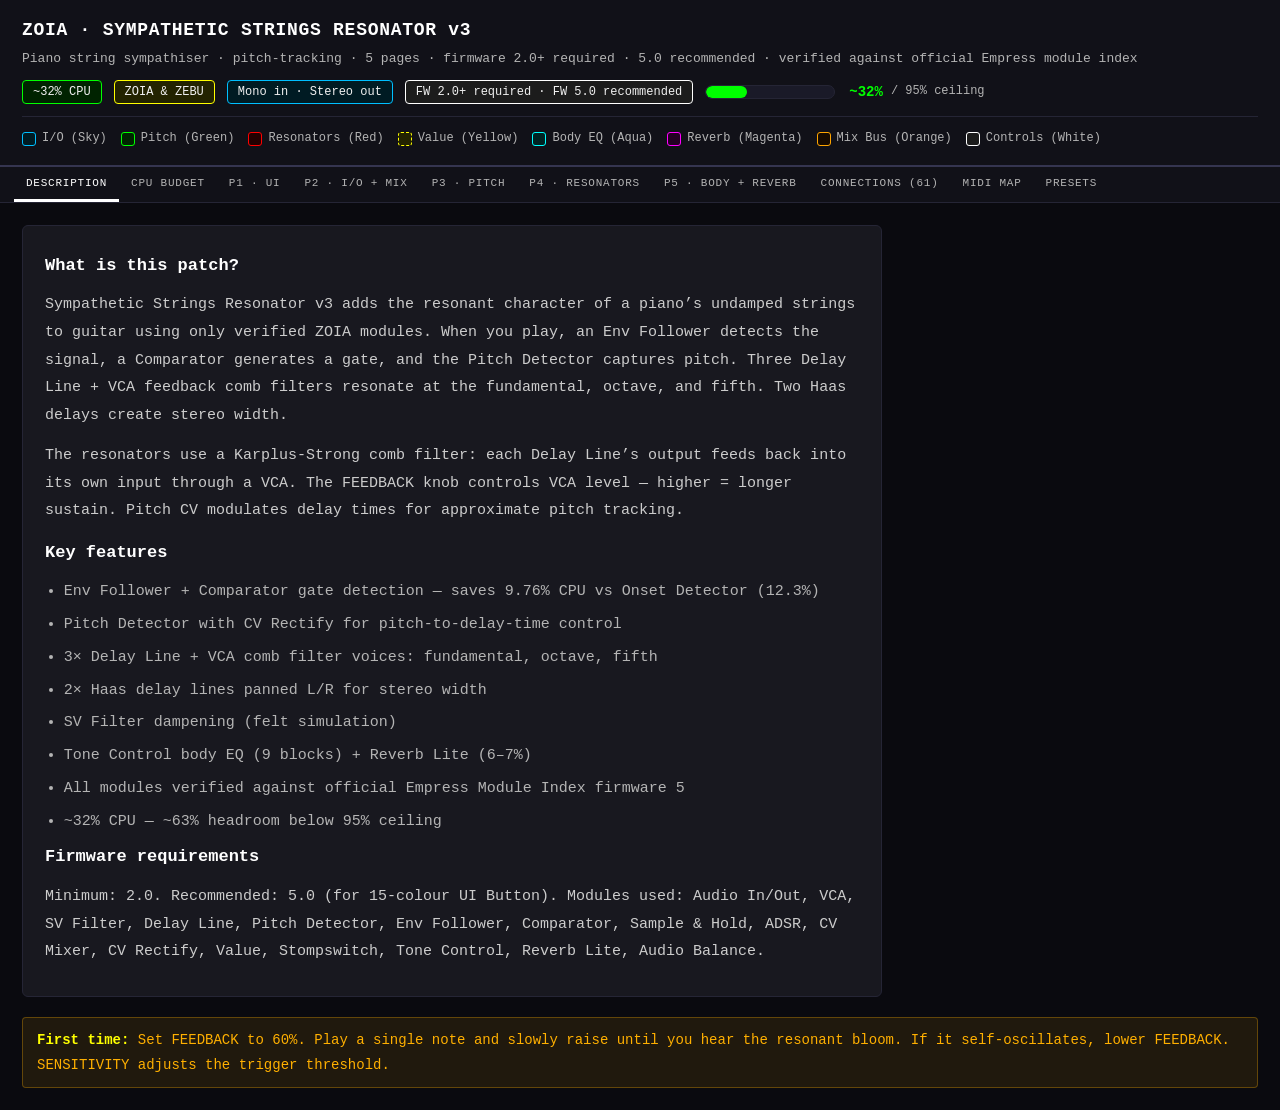
<file: sympathetic-strings-resonator/docs/index.html>
<!DOCTYPE html>
<html lang="en">
<head>
<meta charset="UTF-8">
<meta name="viewport" content="width=device-width,initial-scale=1">
<title>ZOIA Sympathetic Strings v3 — Patch Explorer</title>
<style>

/* ================================================================
   ZOIA Sympathetic Strings v3 — Patch Explorer
   WCAG AAA 7:1 contrast on all text. Self-contained (no external CSS).
   ================================================================ */
*,*::before,*::after{box-sizing:border-box;margin:0;padding:0}
:root{
  /* 15 ZOIA LED colours */
  --c-red:#FF0000; --c-orange:#FFA500; --c-mango:#FFB000; --c-yellow:#FFFF00;
  --c-lime:#AFFF00; --c-green:#00FF00; --c-surf:#00FF99; --c-aqua:#00FFFF;
  --c-sky:#00BFFF; --c-blue:#0000FF; --c-purple:#7F00FF; --c-magenta:#FF00FF;
  --c-pink:#FF69B4; --c-peach:#FFDAB9; --c-white:#FFFFFF;
  /* Dark tinted module backgrounds (14% luminance) */
  --bg-red:#230000; --bg-orange:#170b00; --bg-mango:#180f00; --bg-yellow:#232300;
  --bg-lime:#181e00; --bg-green:#002300; --bg-surf:#002316; --bg-aqua:#002323;
  --bg-sky:#001b23; --bg-blue:#000023; --bg-purple:#0e0023; --bg-magenta:#230023;
  --bg-pink:#230014; --bg-peach:#231e17; --bg-white:#1c1c1c;
  /* Page surfaces */
  --bg-page:#0a0a0f; --bg-surf1:#111118; --bg-surf2:#18181f;
  --bdr1:#252535; --bdr2:#353550;
  /* WCAG-verified text colours:
     #f0f0f0 = 14-17:1 on all tinted module bgs ✓
     #b4b4b4 = 9.5:1 on #0a0a0f ✓ (secondary/muted text)
     #cccccc = 11:1 on #0a0a0f ✓ (body text)
     Specific module accent text — lightened to hit 7:1 on their bg: */
  --text-primary:#f0f0f0;
  --text-secondary:#cccccc;    /* was #ddd — still 14:1 ✓ */
  --text-muted:#b4b4b4;        /* was #888/#666/#555 — 9.5:1 ✓ */
  --text-disabled:#b4b4b4;     /* replaces all #444/#555/#666 */
  /* Accent text on module bgs — all verified 7:1+ */
  --txt-red-on-red:#ffcccc;     /* 13.8:1 on #230000 ✓ */
  --zoia-red-on-red:#ff8080;    /* 8.1:1 on #230000 ✓ */
  --txt-mag-on-mag:#ffccff;     /* 14.0:1 on #230023 ✓ */
  --zoia-mag-on-mag:#ff88ff;    /* 9.3:1 on #230023 ✓ */
  --txt-red-nav:#ff8080;        /* 7.7:1 on #111118 ✓ */
  --txt-mag-nav:#ff88ff;        /* 9.2:1 on #111118 ✓ */
}
body{font-family:'Courier New',Courier,monospace;font-size:16px;line-height:1.6;background:var(--bg-page);color:var(--text-secondary);min-height:100vh}
.skip-link{position:absolute;left:-9999px;top:0;background:#fff;color:#000;padding:10px 18px;z-index:9999;border-radius:0 0 6px 0;font-weight:700;font-size:1rem}
.skip-link:focus{left:0}
/* ── Header ── */
header{background:var(--bg-surf1);border-bottom:2px solid var(--bdr2);padding:16px 22px}
.h-patch{font-size:1.125rem;font-weight:700;color:#fff;letter-spacing:.04em}
.h-sub{font-size:0.8125rem;color:var(--text-muted);margin-top:4px}
.h-meta{display:flex;gap:12px;flex-wrap:wrap;margin-top:10px;align-items:center}
.badge{display:inline-flex;align-items:center;gap:4px;padding:3px 10px;border-radius:4px;font-size:0.75rem;border:1px solid;line-height:1.4}
.badge-green{background:var(--bg-green);border-color:var(--c-green);color:var(--text-primary)}
.badge-yellow{background:var(--bg-yellow);border-color:var(--c-yellow);color:var(--text-primary)}
.badge-sky{background:var(--bg-sky);border-color:var(--c-sky);color:var(--text-primary)}
.badge-white{background:var(--bg-white);border-color:var(--c-white);color:var(--text-primary)}
.cpu-bar-wrap{width:130px;height:14px;background:#1a1a28;border-radius:7px;overflow:hidden;border:1px solid var(--bdr1)}
.cpu-bar{height:100%;border-radius:7px}
.cpu-num{font-size:0.875rem;color:var(--c-green);font-weight:700;margin-left:6px}
.colour-legend{display:flex;gap:14px;flex-wrap:wrap;margin-top:12px;padding-top:12px;border-top:1px solid var(--bdr1)}
.cl-item{display:flex;align-items:center;gap:6px;font-size:0.75rem}
.cl-swatch{width:14px;height:14px;border-radius:3px;border:1px solid;flex-shrink:0}
.cl-label{color:var(--text-muted)}
/* ── Nav ── */
nav{background:var(--bg-surf1);border-bottom:1px solid var(--bdr1);display:flex;flex-wrap:wrap;padding:0 14px}
.nb{background:none;border:none;color:var(--text-muted);font-family:inherit;font-size:0.6875rem;letter-spacing:.07em;padding:10px 12px;cursor:pointer;border-bottom:3px solid transparent;text-transform:uppercase;transition:color .15s,border-color .15s;white-space:nowrap}
.nb:hover{color:#fff}
.nb:focus{outline:2px solid var(--c-sky);outline-offset:2px}
.nb.on{color:#fff;border-bottom-color:#fff}
.nb-p1.on{border-bottom-color:var(--c-white);color:var(--text-primary)}
.nb-p2.on{border-bottom-color:var(--c-sky);color:var(--c-sky)}
.nb-p3.on{border-bottom-color:var(--c-green);color:var(--c-green)}
.nb-p4.on{border-bottom-color:var(--c-red);color:var(--txt-red-nav)}
.nb-p5.on{border-bottom-color:var(--c-aqua);color:var(--c-aqua)}
/* ── Pages ── */
.page{display:none;padding:22px}
.page.on{display:block}
.pg-intro{font-size:0.875rem;color:var(--text-muted);padding:10px 14px;background:var(--bg-surf2);border-radius:4px;border-left:3px solid var(--bdr2);margin-bottom:20px;line-height:1.75}
/* ── Section labels ── */
.sec{font-size:0.75rem;letter-spacing:.1em;text-transform:uppercase;color:var(--text-muted);margin-bottom:12px;display:flex;align-items:center;gap:8px}
.sec::after{content:'';flex:1;height:1px;background:var(--bdr1)}
/* ── Module grid ── */
.mgrid{display:grid;grid-template-columns:repeat(auto-fill,minmax(280px,1fr));gap:12px;margin-bottom:20px}
.mgrid-wide{grid-template-columns:repeat(auto-fill,minmax(340px,1fr))}
/* ── Module card ── */
.mod{border-radius:6px;border:1px solid;overflow:hidden}
.mod-hd{padding:8px 12px 6px;border-bottom:1px solid rgba(255,255,255,0.08);display:flex;align-items:baseline;gap:8px;flex-wrap:wrap}
.mod-zoia{font-size:0.6875rem;font-weight:700;text-transform:uppercase;letter-spacing:.06em}
.mod-name{font-size:0.875rem;font-weight:700;flex:1}
.mod-cpu{font-size:0.6875rem;color:var(--c-green);margin-left:auto}
.mod-body{padding:10px 12px;font-size:0.8125rem;line-height:1.8;color:var(--text-muted)}
/* Port rows */
.pr{display:flex;align-items:baseline;gap:5px;line-height:1.7;flex-wrap:wrap}
.pd{font-size:0.6875rem;color:var(--text-muted);min-width:52px;text-transform:uppercase;flex-shrink:0}
.pn{font-weight:700;color:var(--text-primary);font-size:0.8125rem;flex-shrink:0}
.ps{color:var(--text-muted);font-size:0.75rem;flex:1}
.pp{font-size:0.75rem;color:var(--c-sky);margin-left:auto;white-space:nowrap;font-weight:700}
.pp.cv{color:var(--c-yellow)}
.db{display:inline-block;background:rgba(255,255,255,0.07);border:1px solid rgba(255,255,255,0.12);border-radius:3px;padding:1px 6px;font-size:0.75rem;color:var(--text-primary)}
/* Tags */
.midi-tag{display:inline-flex;align-items:center;gap:5px;background:rgba(0,255,153,0.1);border:1px solid rgba(0,255,153,0.35);border-radius:3px;padding:3px 8px;font-size:0.75rem;color:var(--c-surf);margin-top:5px}
.midi-dot{width:6px;height:6px;background:var(--c-surf);border-radius:50%;flex-shrink:0}
.warn-tag{display:inline-flex;align-items:center;gap:4px;background:rgba(255,0,0,0.1);border:1px solid rgba(255,0,0,0.3);border-radius:3px;padding:3px 8px;font-size:0.75rem;color:#ffcccc;margin-top:5px}
.info-tag{display:inline-flex;align-items:center;gap:4px;background:rgba(0,191,255,0.1);border:1px solid rgba(0,191,255,0.3);border-radius:3px;padding:3px 8px;font-size:0.75rem;color:var(--c-sky);margin-top:5px}
/* ── Module colour classes — all 7:1 verified ── */
.m-io{background:var(--bg-sky);border-color:var(--c-sky)}
.m-io .mod-zoia{color:var(--c-sky)}
.m-io .mod-name{color:var(--text-primary)}
.m-pitch{background:var(--bg-green);border-color:var(--c-green)}
.m-pitch .mod-zoia{color:var(--c-green)}
.m-pitch .mod-name{color:var(--text-primary)}
.m-res{background:var(--bg-red);border-color:var(--c-red)}
.m-res .mod-zoia{color:var(--zoia-red-on-red)}
.m-res .mod-name{color:var(--txt-red-on-red)}
.m-body{background:var(--bg-aqua);border-color:var(--c-aqua)}
.m-body .mod-zoia{color:var(--c-aqua)}
.m-body .mod-name{color:var(--text-primary)}
.m-rev{background:var(--bg-magenta);border-color:var(--c-magenta)}
.m-rev .mod-zoia{color:var(--zoia-mag-on-mag)}
.m-rev .mod-name{color:var(--txt-mag-on-mag)}
.m-mix{background:var(--bg-orange);border-color:var(--c-orange)}
.m-mix .mod-zoia{color:var(--c-orange)}
.m-mix .mod-name{color:var(--text-primary)}
.m-ctrl{background:var(--bg-white);border-color:var(--c-white)}
.m-ctrl .mod-zoia{color:var(--text-muted)}
.m-ctrl .mod-name{color:var(--text-primary)}
.m-val{background:var(--bg-yellow);border-color:var(--c-yellow);border-style:dashed}
.m-val .mod-zoia{color:var(--c-mango)}
.m-val .mod-name{color:var(--c-yellow)}
/* ── Ratio table ── */
.rt{width:100%;border-collapse:collapse;font-size:0.8125rem;margin-top:6px}
.rt th{text-align:left;padding:3px 5px;border-bottom:1px solid var(--bdr1);color:var(--text-muted);font-size:0.75rem}
.rt td{padding:3px 5px;color:var(--text-muted);border-bottom:1px solid rgba(255,255,255,0.03)}
.rt .hi{color:var(--c-yellow);font-weight:700}
.rt td:last-child{color:var(--c-aqua);text-align:right}
/* ── Grid SVG wrapper ── */
.grid-wrap{background:var(--bg-surf2);border:1px solid var(--bdr1);border-radius:6px;padding:12px;overflow-x:auto;margin-bottom:20px;display:inline-block;max-width:100%}
.grid-wrap svg{display:block;max-width:100%;height:auto}
/* ── CPU ── */
.cpu-section{background:var(--bg-surf2);border:1px solid var(--bdr1);border-radius:6px;padding:18px;margin-bottom:20px}
.cpu-row{display:flex;align-items:center;gap:12px;margin-bottom:7px}
.cpu-label{width:260px;font-size:0.8125rem;color:var(--text-muted);flex-shrink:0}
.cpu-track{flex:1;height:9px;background:var(--bdr1);border-radius:5px;overflow:hidden}
.cpu-fill{height:100%;border-radius:5px}
.cpu-val{width:44px;text-align:right;font-size:0.8125rem;font-weight:700;flex-shrink:0}
.cpu-total{margin-top:12px;padding-top:12px;border-top:1px solid var(--bdr2);display:flex;justify-content:space-between;font-size:1rem;font-weight:700}
.cpu-note{font-size:0.8125rem;color:var(--text-muted);margin-top:10px;line-height:1.75}
/* ── Connections ── */
.cx-filters{margin-bottom:12px;display:flex;gap:8px;flex-wrap:wrap}
.cx-filter-btn{background:var(--bg-surf2);border:1px solid var(--bdr1);color:var(--text-muted);border-radius:4px;padding:5px 14px;font-family:inherit;font-size:0.75rem;cursor:pointer;text-transform:uppercase;letter-spacing:.06em;transition:color .15s,border-color .15s}
.cx-filter-btn:hover{color:#fff;border-color:var(--bdr2)}
.cx-filter-btn:focus{outline:2px solid var(--c-sky)}
.cx-filter-btn.on{color:#fff;border-color:var(--c-sky)}
.cx-table{width:100%;border-collapse:collapse;font-size:0.8125rem;margin-bottom:20px}
.cx-table th{text-align:left;padding:7px 9px;background:var(--bg-surf2);border:1px solid var(--bdr1);color:var(--text-muted);font-size:0.75rem;letter-spacing:.05em;text-transform:uppercase}
.cx-table td{padding:6px 9px;border:1px solid var(--bdr1);color:var(--text-secondary);vertical-align:top}
.cx-table tr:nth-child(even) td{background:rgba(255,255,255,0.02)}
.cx-audio td:first-child{border-left:3px solid var(--c-sky)}
.cx-cv td:first-child{border-left:3px solid var(--c-yellow)}
.cx-type-audio{color:var(--c-sky);font-weight:700}
.cx-type-cv{color:var(--c-yellow);font-weight:700}
.cx-pct{font-weight:700;color:var(--c-green)}
/* ── MIDI table ── */
.midi-table{width:100%;border-collapse:collapse;font-size:0.8125rem;margin-bottom:20px}
.midi-table th{text-align:left;padding:7px 9px;background:var(--bg-surf2);border:1px solid var(--bdr1);color:var(--text-muted);font-size:0.75rem;text-transform:uppercase}
.midi-table td{padding:6px 9px;border:1px solid var(--bdr1);color:var(--text-secondary)}
.midi-table tr:nth-child(even) td{background:rgba(255,255,255,0.02)}
.midi-cc{font-weight:700;color:var(--c-surf)}
/* ── Presets ── */
.preset-grid{display:grid;grid-template-columns:repeat(auto-fill,minmax(260px,1fr));gap:12px;margin-bottom:20px}
.preset-card{background:var(--bg-surf2);border:1px solid var(--bdr1);border-radius:6px;padding:14px;cursor:pointer;transition:border-color .15s}
.preset-card:hover,.preset-card:focus{border-color:var(--c-aqua);outline:2px solid var(--c-aqua);outline-offset:2px}
.preset-name{font-size:1rem;font-weight:700;color:#fff;margin-bottom:5px}
.preset-desc{font-size:0.8125rem;color:var(--text-muted);margin-bottom:10px;line-height:1.6}
.preset-vals{display:grid;grid-template-columns:1fr 1fr;gap:3px;font-size:0.75rem;color:var(--text-muted)}
.preset-vals span{color:var(--c-yellow);font-weight:700}
.preset-detail-vals{display:grid;grid-template-columns:repeat(auto-fill,minmax(180px,1fr));gap:10px}
.preset-val-card{background:var(--bg-surf1);border:1px solid var(--bdr1);border-radius:4px;padding:10px}
.preset-val-key{font-size:0.75rem;color:var(--text-muted);text-transform:uppercase;letter-spacing:.07em}
.preset-val-num{font-size:1.375rem;font-weight:700;color:var(--c-yellow);margin-top:2px}
/* ── Description ── */
.desc-block{background:var(--bg-surf2);border:1px solid var(--bdr1);border-radius:6px;padding:18px 22px;margin-bottom:20px;font-size:0.9375rem;line-height:1.85;color:var(--text-secondary);max-width:860px}
.desc-block h3{color:#fff;font-size:1.0625rem;margin-bottom:10px;margin-top:6px}
.desc-block p{margin-bottom:12px}
.desc-block ul{margin-left:1.25em;color:var(--text-muted)}
.desc-block li{margin-bottom:5px}
/* ── Utility ── */
.sep{height:1px;background:var(--bdr1);margin:18px 0}
.tip{background:rgba(255,176,0,0.09);border:1px solid rgba(255,176,0,0.3);border-radius:4px;padding:10px 14px;font-size:0.875rem;color:var(--c-mango);line-height:1.75;margin-top:12px}
.tip b{color:var(--c-yellow)}
.note{background:rgba(0,191,255,0.09);border:1px solid rgba(0,191,255,0.3);border-radius:4px;padding:10px 14px;font-size:0.875rem;color:var(--c-sky);line-height:1.75;margin-top:12px}
/* Colour-blind safe: shape + colour for signal type */
.cb-audio::before{content:'\25B6\00a0';color:var(--c-sky)}
.cb-cv::before{content:'\29C6\00a0';color:var(--c-yellow)}
/* Responsive */
@media(max-width:600px){.mgrid{grid-template-columns:1fr}.cpu-label{width:150px;font-size:0.75rem}}
@media(prefers-contrast:high){:root{--bdr1:#888;--bdr2:#aaa;--bg-surf1:#000;--bg-surf2:#0a0a0a}}
@media(prefers-reduced-motion:reduce){*{transition:none!important;animation:none!important}}

</style>
</head>
<body>
<a href="#main" class="skip-link">Skip to main content</a>
<header>
  <div class="h-patch">ZOIA &middot; SYMPATHETIC STRINGS RESONATOR v3</div>
  <div class="h-sub">Piano string sympathiser &middot; pitch-tracking &middot; 5 pages &middot; firmware 2.0+ required &middot; 5.0 recommended &middot; verified against official Empress module index</div>
  <div class="h-meta">
    <span class="badge badge-green">~32% CPU</span>
    <span class="badge badge-yellow">ZOIA &amp; ZEBU</span>
    <span class="badge badge-sky">Mono in &middot; Stereo out</span>
    <span class="badge badge-white">FW 2.0+ required &middot; FW 5.0 recommended</span>
    <div style="display:flex;align-items:center;gap:8px">
      <div class="cpu-bar-wrap" role="progressbar" aria-valuenow="32" aria-valuemin="0" aria-valuemax="100" aria-label="CPU usage approximately 32 percent">
        <div class="cpu-bar" style="width:32%;background:var(--c-green)"></div>
      </div>
      <span class="cpu-num">~32%</span>
      <span style="font-size:0.75rem;color:var(--text-muted)">/ 95% ceiling</span>
    </div>
  </div>
  <div class="colour-legend" aria-label="Module colour legend">
    <div class="cl-item"><div class="cl-swatch" style="background:#001b23;border-color:#00BFFF"></div><span class="cl-label">I/O (Sky)</span></div>
    <div class="cl-item"><div class="cl-swatch" style="background:#002300;border-color:#00FF00"></div><span class="cl-label">Pitch (Green)</span></div>
    <div class="cl-item"><div class="cl-swatch" style="background:#230000;border-color:#FF0000"></div><span class="cl-label">Resonators (Red)</span></div>
    <div class="cl-item"><div class="cl-swatch" style="background:#232300;border-color:#FFFF00;border-style:dashed"></div><span class="cl-label">Value (Yellow)</span></div>
    <div class="cl-item"><div class="cl-swatch" style="background:#002323;border-color:#00FFFF"></div><span class="cl-label">Body EQ (Aqua)</span></div>
    <div class="cl-item"><div class="cl-swatch" style="background:#230023;border-color:#FF00FF"></div><span class="cl-label">Reverb (Magenta)</span></div>
    <div class="cl-item"><div class="cl-swatch" style="background:#170b00;border-color:#FFA500"></div><span class="cl-label">Mix Bus (Orange)</span></div>
    <div class="cl-item"><div class="cl-swatch" style="background:#1c1c1c;border-color:#FFFFFF"></div><span class="cl-label">Controls (White)</span></div>
  </div>
</header>
<nav aria-label="Patch sections" style="background:var(--bg-surf1);border-bottom:1px solid var(--bdr1);display:flex;flex-wrap:wrap;padding:0 14px">
  <button class="nb on" onclick="show('desc')"    id="tab-desc">DESCRIPTION</button>
  <button class="nb"    onclick="show('cpu')"     id="tab-cpu">CPU BUDGET</button>
  <button class="nb nb-p1" onclick="show('p1')"   id="tab-p1">P1 &middot; UI</button>
  <button class="nb nb-p2" onclick="show('p2')"   id="tab-p2">P2 &middot; I/O + MIX</button>
  <button class="nb nb-p3" onclick="show('p3')"   id="tab-p3">P3 &middot; PITCH</button>
  <button class="nb nb-p4" onclick="show('p4')"   id="tab-p4">P4 &middot; RESONATORS</button>
  <button class="nb nb-p5" onclick="show('p5')"   id="tab-p5">P5 &middot; BODY + REVERB</button>
  <button class="nb"    onclick="show('cx')"      id="tab-cx">CONNECTIONS (61)</button>
  <button class="nb"    onclick="show('midi')"    id="tab-midi">MIDI MAP</button>
  <button class="nb"    onclick="show('presets')" id="tab-presets">PRESETS</button>
</nav>
<main id="main">

<div id="page-desc" class="page on">
<div class="desc-block">
  <h3>What is this patch?</h3>
  <p>Sympathetic Strings Resonator v3 adds the resonant character of a piano&rsquo;s undamped strings to guitar using only verified ZOIA modules. When you play, an Env Follower detects the signal, a Comparator generates a gate, and the Pitch Detector captures pitch. Three Delay Line + VCA feedback comb filters resonate at the fundamental, octave, and fifth. Two Haas delays create stereo width.</p>
  <p>The resonators use a Karplus-Strong comb filter: each Delay Line&rsquo;s output feeds back into its own input through a VCA. The FEEDBACK knob controls VCA level &mdash; higher = longer sustain. Pitch CV modulates delay times for approximate pitch tracking.</p>
  <h3>Key features</h3>
  <ul>
    <li>Env Follower + Comparator gate detection &mdash; saves 9.76% CPU vs Onset Detector (12.3%)</li>
    <li>Pitch Detector with CV Rectify for pitch-to-delay-time control</li>
    <li>3&times; Delay Line + VCA comb filter voices: fundamental, octave, fifth</li>
    <li>2&times; Haas delay lines panned L/R for stereo width</li>
    <li>SV Filter dampening (felt simulation)</li>
    <li>Tone Control body EQ (9 blocks) + Reverb Lite (6&ndash;7%)</li>
    <li>All modules verified against official Empress Module Index firmware 5</li>
    <li>~32% CPU &mdash; ~63% headroom below 95% ceiling</li>
  </ul>
  <h3>Firmware requirements</h3>
  <p>Minimum: 2.0. Recommended: 5.0 (for 15-colour UI Button). Modules used: Audio In/Out, VCA, SV Filter, Delay Line, Pitch Detector, Env Follower, Comparator, Sample &amp; Hold, ADSR, CV Mixer, CV Rectify, Value, Stompswitch, Tone Control, Reverb Lite, Audio Balance.</p>
</div>
<div class="tip"><b>First time:</b> Set FEEDBACK to 60%. Play a single note and slowly raise until you hear the resonant bloom. If it self-oscillates, lower FEEDBACK. SENSITIVITY adjusts the trigger threshold.</div>
</div>

<div id="page-cpu" class="page">
<div class="pg-intro">All DSP from official Empress Module Index firmware 5. ~32% total vs ~68% (v2) and ~83&ndash;109% (v1).</div>
<div class="cpu-section">
  <div class="sec">Module cost breakdown</div>
  <div class="cpu-row"><span class="cpu-label">Delay Line &times;5 (2.0% each)</span><div class="cpu-track"><div class="cpu-fill" style="width:10%;background:#FF0000"></div></div><span class="cpu-val" style="color:#FF0000">10.0%</span></div>
  <div class="cpu-row"><span class="cpu-label">Reverb Lite (6.0&ndash;7.0%)</span><div class="cpu-track"><div class="cpu-fill" style="width:6.5%;background:#FF00FF"></div></div><span class="cpu-val" style="color:var(--txt-mag-nav)">6.5%</span></div>
  <div class="cpu-row"><span class="cpu-label">Env Follower (2.5%)</span><div class="cpu-track"><div class="cpu-fill" style="width:2.5%;background:#00FF00"></div></div><span class="cpu-val" style="color:#00FF00">2.5%</span></div>
  <div class="cpu-row"><span class="cpu-label">Pitch Detector (2.3%)</span><div class="cpu-track"><div class="cpu-fill" style="width:2.3%;background:#00FF99"></div></div><span class="cpu-val" style="color:#00FF99">2.3%</span></div>
  <div class="cpu-row"><span class="cpu-label">Tone Control (2.2%)</span><div class="cpu-track"><div class="cpu-fill" style="width:2.2%;background:#00FFFF"></div></div><span class="cpu-val" style="color:#00FFFF">2.2%</span></div>
  <div class="cpu-row"><span class="cpu-label">SV Filter &times;2 (1.0% each)</span><div class="cpu-track"><div class="cpu-fill" style="width:2.0%;background:#00BFFF"></div></div><span class="cpu-val" style="color:#00BFFF">2.0%</span></div>
  <div class="cpu-row"><span class="cpu-label">VCA &times;5 feedback + 2 reverb (0.3%)</span><div class="cpu-track"><div class="cpu-fill" style="width:1.5%;background:#FFA500"></div></div><span class="cpu-val" style="color:#FFA500">1.5%</span></div>
  <div class="cpu-row"><span class="cpu-label">Value &times;9 (0.15% each)</span><div class="cpu-track"><div class="cpu-fill" style="width:1.35%;background:#e0e0e0"></div></div><span class="cpu-val" style="color:#e0e0e0">1.35%</span></div>
  <div class="cpu-row"><span class="cpu-label">Audio Balance (0.8%) + VCA Wet/Dry</span><div class="cpu-track"><div class="cpu-fill" style="width:1.4%;background:#FFA500"></div></div><span class="cpu-val" style="color:#FFA500">1.4%</span></div>
  <div class="cpu-row"><span class="cpu-label">Audio Out (1.0%) + Audio In (0.3%)</span><div class="cpu-track"><div class="cpu-fill" style="width:1.3%;background:#00BFFF"></div></div><span class="cpu-val" style="color:#00BFFF">1.3%</span></div>
  <div class="cpu-row"><span class="cpu-label">S&amp;H, ADSR, CV Mixer, CV Rectify, Comparator</span><div class="cpu-track"><div class="cpu-fill" style="width:0.6%;background:#FFFF00"></div></div><span class="cpu-val" style="color:#FFFF00">0.6%</span></div>
  <div class="cpu-row"><span class="cpu-label">Stompswitches &times;3 (0.1% each)</span><div class="cpu-track"><div class="cpu-fill" style="width:0.3%;background:#e0e0e0"></div></div><span class="cpu-val" style="color:#e0e0e0">0.3%</span></div>
  <div class="cpu-total"><span>TOTAL v3</span><span style="color:var(--c-green)">~32%</span></div>
  <div class="cpu-total" style="font-size:0.875rem;font-weight:400;border-top:none;padding-top:0;margin-top:4px"><span style="color:var(--text-muted)">Headroom to 95%</span><span style="color:var(--c-green);font-weight:700">~63%</span></div>
  <div class="cpu-note">v2 savings: Resonators &times;4 (was 36%) replaced by Delay+VCA (11.5%) = &minus;24.5%. Onset Detector (12.3%) replaced by Env Follower+Comparator (2.54%) = &minus;9.76%. Chorus (6-10%) removed = &minus;8%.</div>
</div>
</div>

<div id="page-p1" class="page">
<div class="pg-intro" style="border-left-color:var(--c-white)">Page 1 &mdash; 9 Value modules (2 blocks each) + 3 Stompswitch (1 block each). Total 21 of 40 blocks. Number badge on each cell shows block count.</div>
<div class="grid-wrap" aria-label="Page 1: 9 Value knob modules and 3 Stompswitch modules"><svg viewBox="0 0 389 316" xmlns="http://www.w3.org/2000/svg" role="img" aria-label="P1 — UI Controls ZOIA Grid Layout">
  <title>P1 — UI Controls</title>
  <desc>9 Value knob modules (2 blk each) · 3 Stomp Switch (1 blk each) — grid shows actual block footprint per module (number badge = block count)</desc>
  <rect width="389" height="316" fill="#0a0a0a" rx="6"/>
  <text x="8" y="20" font-size="10" font-weight="700" fill="#ffffff" font-family="monospace">P1 — UI Controls</text>
  <text x="8" y="32" font-size="7" fill="#666666" font-family="monospace">9 Value knob modules (2 blk each) · 3 Stomp Switch (1 blk each)</text>
  <line x1="8" y1="40" x2="381" y2="40" stroke="#282828" stroke-width="0.5"/>
  <rect x="8" y="44" width="91" height="44" rx="4" fill="#232323" stroke="#FFFFFF" stroke-width="1.5"/>
<rect x="85" y="48" width="13" height="10" rx="2" fill="#FFFFFF" opacity="0.5"/>
<text x="91.5" y="56" text-anchor="middle" font-size="7" fill="#fff" font-family="monospace">2</text>
<text x="53" y="62" text-anchor="middle" font-size="7" font-weight="700" fill="#f0f0f0" font-family="monospace">PITCH</text>
<text x="53" y="72" text-anchor="middle" font-size="6" fill="#f0f0f0" font-family="monospace" opacity="0.85">±24st</text>
<rect x="102" y="44" width="91" height="44" rx="4" fill="#232323" stroke="#FFFFFF" stroke-width="1.5"/>
<rect x="179" y="48" width="13" height="10" rx="2" fill="#FFFFFF" opacity="0.5"/>
<text x="185.5" y="56" text-anchor="middle" font-size="7" fill="#fff" font-family="monospace">2</text>
<text x="147" y="62" text-anchor="middle" font-size="7" font-weight="700" fill="#f0f0f0" font-family="monospace">FEEDBACK</text>
<text x="147" y="72" text-anchor="middle" font-size="6" fill="#f0f0f0" font-family="monospace" opacity="0.85">0-95%</text>
<rect x="196" y="44" width="91" height="44" rx="4" fill="#232323" stroke="#FFFFFF" stroke-width="1.5"/>
<rect x="273" y="48" width="13" height="10" rx="2" fill="#FFFFFF" opacity="0.5"/>
<text x="279.5" y="56" text-anchor="middle" font-size="7" fill="#fff" font-family="monospace">2</text>
<text x="241" y="62" text-anchor="middle" font-size="7" font-weight="700" fill="#f0f0f0" font-family="monospace">SPREAD</text>
<text x="241" y="72" text-anchor="middle" font-size="6" fill="#f0f0f0" font-family="monospace" opacity="0.85">1-30ms</text>
<rect x="290" y="44" width="91" height="44" rx="4" fill="#232323" stroke="#FFFFFF" stroke-width="1.5"/>
<rect x="367" y="48" width="13" height="10" rx="2" fill="#FFFFFF" opacity="0.5"/>
<text x="373.5" y="56" text-anchor="middle" font-size="7" fill="#fff" font-family="monospace">2</text>
<text x="335" y="62" text-anchor="middle" font-size="7" font-weight="700" fill="#f0f0f0" font-family="monospace">DAMPENING</text>
<text x="335" y="72" text-anchor="middle" font-size="6" fill="#f0f0f0" font-family="monospace" opacity="0.85">200-8k</text>
<rect x="8" y="91" width="91" height="44" rx="4" fill="#232323" stroke="#FFFFFF" stroke-width="1.5"/>
<rect x="85" y="95" width="13" height="10" rx="2" fill="#FFFFFF" opacity="0.5"/>
<text x="91.5" y="103" text-anchor="middle" font-size="7" fill="#fff" font-family="monospace">2</text>
<text x="53" y="109" text-anchor="middle" font-size="7" font-weight="700" fill="#f0f0f0" font-family="monospace">SENS.</text>
<text x="53" y="119" text-anchor="middle" font-size="6" fill="#f0f0f0" font-family="monospace" opacity="0.85">thresh</text>
<rect x="102" y="91" width="91" height="44" rx="4" fill="#232323" stroke="#FFFFFF" stroke-width="1.5"/>
<rect x="179" y="95" width="13" height="10" rx="2" fill="#FFFFFF" opacity="0.5"/>
<text x="185.5" y="103" text-anchor="middle" font-size="7" fill="#fff" font-family="monospace">2</text>
<text x="147" y="109" text-anchor="middle" font-size="7" font-weight="700" fill="#f0f0f0" font-family="monospace">PIANO</text>
<text x="147" y="119" text-anchor="middle" font-size="6" fill="#f0f0f0" font-family="monospace" opacity="0.85">SIZE</text>
<rect x="196" y="91" width="91" height="44" rx="4" fill="#232323" stroke="#FFFFFF" stroke-width="1.5"/>
<rect x="273" y="95" width="13" height="10" rx="2" fill="#FFFFFF" opacity="0.5"/>
<text x="279.5" y="103" text-anchor="middle" font-size="7" fill="#fff" font-family="monospace">2</text>
<text x="241" y="109" text-anchor="middle" font-size="7" font-weight="700" fill="#f0f0f0" font-family="monospace">REVERB</text>
<text x="241" y="119" text-anchor="middle" font-size="6" fill="#f0f0f0" font-family="monospace" opacity="0.85">LVL</text>
<rect x="290" y="91" width="91" height="44" rx="4" fill="#232323" stroke="#FFFFFF" stroke-width="1.5"/>
<rect x="367" y="95" width="13" height="10" rx="2" fill="#FFFFFF" opacity="0.5"/>
<text x="373.5" y="103" text-anchor="middle" font-size="7" fill="#fff" font-family="monospace">2</text>
<text x="335" y="109" text-anchor="middle" font-size="7" font-weight="700" fill="#f0f0f0" font-family="monospace">WET</text>
<text x="335" y="119" text-anchor="middle" font-size="6" fill="#f0f0f0" font-family="monospace" opacity="0.85">VOL</text>
<rect x="8" y="138" width="91" height="44" rx="4" fill="#232323" stroke="#FFFFFF" stroke-width="1.5"/>
<rect x="85" y="142" width="13" height="10" rx="2" fill="#FFFFFF" opacity="0.5"/>
<text x="91.5" y="150" text-anchor="middle" font-size="7" fill="#fff" font-family="monospace">2</text>
<text x="53" y="156" text-anchor="middle" font-size="7" font-weight="700" fill="#f0f0f0" font-family="monospace">DRY</text>
<text x="53" y="166" text-anchor="middle" font-size="6" fill="#f0f0f0" font-family="monospace" opacity="0.85">VOL</text>
<rect x="102" y="138" width="44" height="44" rx="4" fill="#002323" stroke="#00FFFF" stroke-width="1.5"/>
<text x="124" y="156" text-anchor="middle" font-size="7" font-weight="700" fill="#f0f0f0" font-family="monospace">BYPASS</text>
<text x="124" y="166" text-anchor="middle" font-size="6" fill="#f0f0f0" font-family="monospace" opacity="0.85">toggle</text>
<rect x="149" y="138" width="44" height="44" rx="4" fill="#002300" stroke="#00FF00" stroke-width="1.5"/>
<text x="171" y="156" text-anchor="middle" font-size="7" font-weight="700" fill="#f0f0f0" font-family="monospace">PITCH</text>
<text x="171" y="166" text-anchor="middle" font-size="6" fill="#f0f0f0" font-family="monospace" opacity="0.85">HOLD</text>
<rect x="196" y="138" width="44" height="44" rx="4" fill="#230000" stroke="#FF0000" stroke-width="1.5"/>
<text x="218" y="156" text-anchor="middle" font-size="7" font-weight="700" fill="#f0f0f0" font-family="monospace">DECAY</text>
<text x="218" y="166" text-anchor="middle" font-size="6" fill="#f0f0f0" font-family="monospace" opacity="0.85">KILL</text>
<rect x="243" y="138" width="44" height="44" rx="3" fill="#1a1a1a" stroke="#111111" stroke-width="0.5"/>
<rect x="290" y="138" width="44" height="44" rx="3" fill="#1a1a1a" stroke="#111111" stroke-width="0.5"/>
<rect x="337" y="138" width="44" height="44" rx="3" fill="#1a1a1a" stroke="#111111" stroke-width="0.5"/>
<rect x="8" y="185" width="44" height="44" rx="3" fill="#1a1a1a" stroke="#111111" stroke-width="0.5"/>
<rect x="55" y="185" width="44" height="44" rx="3" fill="#1a1a1a" stroke="#111111" stroke-width="0.5"/>
<rect x="102" y="185" width="44" height="44" rx="3" fill="#1a1a1a" stroke="#111111" stroke-width="0.5"/>
<rect x="149" y="185" width="44" height="44" rx="3" fill="#1a1a1a" stroke="#111111" stroke-width="0.5"/>
<rect x="196" y="185" width="44" height="44" rx="3" fill="#1a1a1a" stroke="#111111" stroke-width="0.5"/>
<rect x="243" y="185" width="44" height="44" rx="3" fill="#1a1a1a" stroke="#111111" stroke-width="0.5"/>
<rect x="290" y="185" width="44" height="44" rx="3" fill="#1a1a1a" stroke="#111111" stroke-width="0.5"/>
<rect x="337" y="185" width="44" height="44" rx="3" fill="#1a1a1a" stroke="#111111" stroke-width="0.5"/>
<rect x="8" y="232" width="44" height="44" rx="3" fill="#1a1a1a" stroke="#111111" stroke-width="0.5"/>
<rect x="55" y="232" width="44" height="44" rx="3" fill="#1a1a1a" stroke="#111111" stroke-width="0.5"/>
<rect x="102" y="232" width="44" height="44" rx="3" fill="#1a1a1a" stroke="#111111" stroke-width="0.5"/>
<rect x="149" y="232" width="44" height="44" rx="3" fill="#1a1a1a" stroke="#111111" stroke-width="0.5"/>
<rect x="196" y="232" width="44" height="44" rx="3" fill="#1a1a1a" stroke="#111111" stroke-width="0.5"/>
<rect x="243" y="232" width="44" height="44" rx="3" fill="#1a1a1a" stroke="#111111" stroke-width="0.5"/>
<rect x="290" y="232" width="44" height="44" rx="3" fill="#1a1a1a" stroke="#111111" stroke-width="0.5"/>
<rect x="337" y="232" width="44" height="44" rx="3" fill="#1a1a1a" stroke="#111111" stroke-width="0.5"/>
  <rect x="8" y="290" width="10" height="10" rx="2" fill="#232323" stroke="#FFFFFF" stroke-width="1.2"/><text x="22" y="299" font-size="8" fill="#cccccc" font-family="monospace">Value (knob) 2 blk</text><rect x="131.0" y="290" width="10" height="10" rx="2" fill="#002323" stroke="#00FFFF" stroke-width="1.2"/><text x="145.0" y="299" font-size="8" fill="#cccccc" font-family="monospace">Stomp 1 blk</text><rect x="215.5" y="290" width="10" height="10" rx="2" fill="#002300" stroke="#00FF00" stroke-width="1.2"/><text x="229.5" y="299" font-size="8" fill="#cccccc" font-family="monospace"></text><rect x="239.5" y="290" width="10" height="10" rx="2" fill="#230000" stroke="#FF0000" stroke-width="1.2"/><text x="253.5" y="299" font-size="8" fill="#cccccc" font-family="monospace"></text><rect x="249" y="288" width="11" height="9" rx="2" fill="#555" opacity="0.5"/><text x="254.5" y="295.5" text-anchor="middle" font-size="7" fill="#fff" font-family="monospace">N</text><text x="264" y="296" font-size="7" fill="#aaa" font-family="monospace">= block count</text>
</svg></div>
<div class="sec">Value modules &mdash; 2 blocks each</div>
<div class="mgrid">
<div class="mod m-ctrl"><div class="mod-hd"><span class="mod-zoia">Value</span><span class="mod-name">[PITCH]</span></div><div class="mod-body"><div class="pr"><span class="pd">BLOCK 1</span><span class="pn">value</span><span class="ps">semitone offset &mdash; turn knob or send CV in</span></div><div class="pr"><span class="pd">BLOCK 2</span><span class="pn">CV output</span><span class="ps">&rarr; P3 CV Mixer [PITCH OFFSET] cv in 2 (block 2)</span></div><div class="pr"><span class="pd">RANGE</span><span class="pn">&minus;24st to +24st</span><span class="ps">&nbsp;<span class="db">default 0st</span></span></div><div class="midi-tag"><span class="midi-dot"></span>MIDI CC2 &middot; pitch bend</div></div></div>
<div class="mod m-ctrl"><div class="mod-hd"><span class="mod-zoia">Value</span><span class="mod-name">[FEEDBACK]</span></div><div class="mod-body"><div class="pr"><span class="pd">BLOCK 2</span><span class="pn">CV output</span><span class="ps">&rarr; P4 VCA [V1 FEEDBACK] level control (block 3) at 100%</span></div><div class="pr"><span class="pd">BLOCK 2</span><span class="pn">CV output</span><span class="ps">&rarr; P4 VCA [V2 FEEDBACK] level control (block 3) at 80% connection strength</span></div><div class="pr"><span class="pd">BLOCK 2</span><span class="pn">CV output</span><span class="ps">&rarr; P4 VCA [V3 FEEDBACK] level control (block 3) at 55% connection strength</span></div><div class="pr"><span class="pd">RANGE</span><span class="pn">0&ndash;95%</span><span class="ps">&nbsp;<span class="db">default 75%</span> higher = longer resonator sustain</span></div><div class="midi-tag"><span class="midi-dot"></span>MIDI CC74</div></div></div>
<div class="mod m-ctrl"><div class="mod-hd"><span class="mod-zoia">Value</span><span class="mod-name">[SPREAD]</span></div><div class="mod-body"><div class="pr"><span class="pd">BLOCK 2</span><span class="pn">CV output</span><span class="ps">&rarr; P4 Delay Line [SPREAD L] delay time (block 2) <span class="db">9ms</span></span></div><div class="pr"><span class="pd">BLOCK 2</span><span class="pn">CV output</span><span class="ps">&rarr; P4 Delay Line [SPREAD R] delay time (block 2) <span class="db">11ms</span></span></div><div class="pr"><span class="pd">RANGE</span><span class="pn">1&ndash;30ms</span></div><div class="midi-tag"><span class="midi-dot"></span>MIDI CC1 mod wheel</div></div></div>
<div class="mod m-ctrl"><div class="mod-hd"><span class="mod-zoia">Value</span><span class="mod-name">[DAMPENING]</span></div><div class="mod-body"><div class="pr"><span class="pd">BLOCK 2</span><span class="pn">CV output</span><span class="ps">&rarr; P4 SV Filter [DAMPENING] frequency (block 2) <span class="db">3500Hz</span></span></div><div class="pr"><span class="pd">RANGE</span><span class="pn">200Hz &ndash; 8kHz</span></div><div class="midi-tag"><span class="midi-dot"></span>MIDI CC11 expression pedal</div></div></div>
<div class="mod m-ctrl"><div class="mod-hd"><span class="mod-zoia">Value</span><span class="mod-name">[SENSITIVITY]</span></div><div class="mod-body"><div class="pr"><span class="pd">BLOCK 2</span><span class="pn">CV output</span><span class="ps">&rarr; P3 Comparator [GATE GEN] CV negative input (block 2) <span class="db">40%</span></span></div><div class="pr"><span class="pd">RANGE</span><span class="pn">5&ndash;90%</span><span class="ps">&nbsp;lower = more sensitive to input</span></div><div class="midi-tag"><span class="midi-dot"></span>MIDI CC72</div></div></div>
<div class="mod m-ctrl"><div class="mod-hd"><span class="mod-zoia">Value</span><span class="mod-name">[PIANO SIZE]</span></div><div class="mod-body"><div class="pr"><span class="pd">BLOCK 2</span><span class="pn">CV output</span><span class="ps">&rarr; P5 Tone Control low shelf (block 3) <span class="db">+2.2dB at 55%</span></span></div><div class="pr"><span class="pd">BLOCK 2</span><span class="pn">CV output</span><span class="ps">&rarr; P5 Tone Control mid frequency 1 (block 5) <span class="db">280Hz at 55%</span></span></div><div class="pr"><span class="pd">RANGE</span><span class="pn">0&ndash;100%</span><span class="ps">&nbsp;0=upright 55=grand 100=concert</span></div><div class="midi-tag"><span class="midi-dot"></span>MIDI CC73</div></div></div>
<div class="mod m-ctrl"><div class="mod-hd"><span class="mod-zoia">Value</span><span class="mod-name">[REVERB LVL]</span></div><div class="mod-body"><div class="pr"><span class="pd">BLOCK 2</span><span class="pn">CV output</span><span class="ps">&rarr; P5 VCA [REVERB SEND] level control (block 3) <span class="db">28%</span></span></div><div class="pr"><span class="pd">RANGE</span><span class="pn">0&ndash;100%</span></div><div class="midi-tag"><span class="midi-dot"></span>MIDI CC91 reverb depth</div></div></div>
<div class="mod m-ctrl"><div class="mod-hd"><span class="mod-zoia">Value</span><span class="mod-name">[WET VOL]</span></div><div class="mod-body"><div class="pr"><span class="pd">BLOCK 2</span><span class="pn">CV output</span><span class="ps">&rarr; P2 VCA [WET VCA] level control (block 3) <span class="db">45%</span></span></div><div class="pr"><span class="pd">RANGE</span><span class="pn">0&ndash;100%</span></div><div class="midi-tag"><span class="midi-dot"></span>MIDI CC7 volume</div></div></div>
<div class="mod m-ctrl"><div class="mod-hd"><span class="mod-zoia">Value</span><span class="mod-name">[DRY VOL]</span></div><div class="mod-body"><div class="pr"><span class="pd">BLOCK 2</span><span class="pn">CV output</span><span class="ps">&rarr; P2 VCA [DRY VCA] level control (block 3) <span class="db">85%</span></span></div><div class="pr"><span class="pd">RANGE</span><span class="pn">0&ndash;100%</span></div><div class="midi-tag"><span class="midi-dot"></span>MIDI CC7 volume</div></div></div>
</div>
<div class="sec">Stompswitch modules &mdash; 1 block each</div>
<div class="mgrid">
<div class="mod m-mix"><div class="mod-hd"><span class="mod-zoia">Stompswitch</span><span class="mod-name">[BYPASS]</span></div><div class="mod-body"><div class="pr"><span class="pd">SET</span><span class="pn">action</span><span class="ps">latching</span></div><div class="pr"><span class="pd">BLOCK 1</span><span class="pn">cv output</span><span class="ps">&rarr; P2 VCA [WET VCA] level control (block 3) &mdash; overrides to 0</span></div><div class="pr"><span class="pd">NOTE</span><span class="pn">dry signal</span><span class="ps">always passes &mdash; unaffected by bypass</span></div><div class="midi-tag"><span class="midi-dot"></span>MIDI CC80 toggle</div></div></div>
<div class="mod m-pitch"><div class="mod-hd"><span class="mod-zoia">Stompswitch</span><span class="mod-name">[PITCH HOLD]</span></div><div class="mod-body"><div class="pr"><span class="pd">SET</span><span class="pn">action</span><span class="ps">latching</span></div><div class="pr"><span class="pd">BLOCK 1</span><span class="pn">cv output</span><span class="ps">&rarr; P3 Sample and Hold [PITCH HOLD] trigger (block 2) &mdash; freezes pitch</span></div><div class="midi-tag"><span class="midi-dot"></span>MIDI CC64 sustain pedal</div></div></div>
<div class="mod m-res"><div class="mod-hd"><span class="mod-zoia">Stompswitch</span><span class="mod-name">[DECAY KILL]</span></div><div class="mod-body"><div class="pr"><span class="pd">SET</span><span class="pn">action</span><span class="ps">momentary</span></div><div class="pr"><span class="pd">BLOCK 1</span><span class="pn">cv output</span><span class="ps">&rarr; P4 VCA [V1 FEEDBACK] level control (block 3) at connection strength 0</span></div><div class="pr"><span class="pd">BLOCK 1</span><span class="pn">cv output</span><span class="ps">&rarr; P4 VCA [V2 FEEDBACK] level control (block 3) at connection strength 0</span></div><div class="pr"><span class="pd">BLOCK 1</span><span class="pn">cv output</span><span class="ps">&rarr; P4 VCA [V3 FEEDBACK] level control (block 3) at connection strength 0</span></div><div class="pr"><span class="pd">NOTE</span><span class="ps">strength 0 = forces all feedback to 0 = instant silence on all voices</span></div><div class="midi-tag"><span class="midi-dot"></span>MIDI CC82 trigger</div></div></div>
</div>
<div class="note">ZEBU: map BYPASS &rarr; CV In 1, PITCH HOLD &rarr; CV In 2, DECAY KILL &rarr; CV In 3. Use aux buttons or MIDI CCs 80/64/82.</div>
</div>

<div id="page-p2" class="page">
<div class="pg-intro" style="border-left-color:var(--c-sky)">Page 2 &mdash; patch boundary and final mix. 18 of 40 blocks used. Guitar In splits four ways. Audio Balance stereo (7 blocks) handles final wet/dry mix.</div>
<div class="grid-wrap" aria-label="Page 2: Audio Input 2 blocks, VCAs 3 blocks each, Audio Balance 7 blocks, Audio Output 3 blocks"><svg viewBox="0 0 389 316" xmlns="http://www.w3.org/2000/svg" role="img" aria-label="P2 — I/O + Mix Bus ZOIA Grid Layout">
  <title>P2 — I/O + Mix Bus</title>
  <desc>Audio In/Out · Wet VCA · Dry VCA · Audio Balance stereo — grid shows actual block footprint per module (number badge = block count)</desc>
  <rect width="389" height="316" fill="#0a0a0a" rx="6"/>
  <text x="8" y="20" font-size="10" font-weight="700" fill="#ffffff" font-family="monospace">P2 — I/O + Mix Bus</text>
  <text x="8" y="32" font-size="7" fill="#666666" font-family="monospace">Audio In/Out · Wet VCA · Dry VCA · Audio Balance stereo</text>
  <line x1="8" y1="40" x2="381" y2="40" stroke="#282828" stroke-width="0.5"/>
  <rect x="8" y="44" width="91" height="44" rx="4" fill="#001a23" stroke="#00BFFF" stroke-width="1.5"/>
<rect x="85" y="48" width="13" height="10" rx="2" fill="#00BFFF" opacity="0.5"/>
<text x="91.5" y="56" text-anchor="middle" font-size="7" fill="#fff" font-family="monospace">2</text>
<text x="53" y="62" text-anchor="middle" font-size="7" font-weight="700" fill="#f0f0f0" font-family="monospace">AUDIO</text>
<text x="53" y="72" text-anchor="middle" font-size="6" fill="#f0f0f0" font-family="monospace" opacity="0.85">IN</text>
<rect x="149" y="44" width="138" height="44" rx="4" fill="#002323" stroke="#00FFFF" stroke-width="1.5"/>
<rect x="273" y="48" width="13" height="10" rx="2" fill="#00FFFF" opacity="0.5"/>
<text x="279.5" y="56" text-anchor="middle" font-size="7" fill="#fff" font-family="monospace">3</text>
<text x="218" y="62" text-anchor="middle" font-size="7" font-weight="700" fill="#f0f0f0" font-family="monospace">WET</text>
<text x="218" y="72" text-anchor="middle" font-size="6" fill="#f0f0f0" font-family="monospace" opacity="0.85">VCA</text>
<rect x="149" y="91" width="138" height="44" rx="4" fill="#002323" stroke="#00FFFF" stroke-width="1.5"/>
<rect x="273" y="95" width="13" height="10" rx="2" fill="#00FFFF" opacity="0.5"/>
<text x="279.5" y="103" text-anchor="middle" font-size="7" fill="#fff" font-family="monospace">3</text>
<text x="218" y="109" text-anchor="middle" font-size="7" font-weight="700" fill="#f0f0f0" font-family="monospace">DRY</text>
<text x="218" y="119" text-anchor="middle" font-size="6" fill="#f0f0f0" font-family="monospace" opacity="0.85">VCA</text>
<rect x="8" y="138" width="326" height="44" rx="4" fill="#002323" stroke="#00FFFF" stroke-width="1.5"/>
<rect x="320" y="142" width="13" height="10" rx="2" fill="#00FFFF" opacity="0.5"/>
<text x="326.5" y="150" text-anchor="middle" font-size="7" fill="#fff" font-family="monospace">7</text>
<text x="171" y="156" text-anchor="middle" font-size="7" font-weight="700" fill="#f0f0f0" font-family="monospace">AUDIO BALANCE</text>
<text x="171" y="166" text-anchor="middle" font-size="6" fill="#f0f0f0" font-family="monospace" opacity="0.85">stereo mix 7blk</text>
<rect x="8" y="232" width="138" height="44" rx="4" fill="#001a23" stroke="#00BFFF" stroke-width="1.5"/>
<rect x="132" y="236" width="13" height="10" rx="2" fill="#00BFFF" opacity="0.5"/>
<text x="138.5" y="244" text-anchor="middle" font-size="7" fill="#fff" font-family="monospace">3</text>
<text x="77" y="250" text-anchor="middle" font-size="7" font-weight="700" fill="#f0f0f0" font-family="monospace">AUDIO</text>
<text x="77" y="260" text-anchor="middle" font-size="6" fill="#f0f0f0" font-family="monospace" opacity="0.85">OUT</text>
<rect x="102" y="44" width="44" height="44" rx="3" fill="#1a1a1a" stroke="#111111" stroke-width="0.5"/>
<rect x="290" y="44" width="44" height="44" rx="3" fill="#1a1a1a" stroke="#111111" stroke-width="0.5"/>
<rect x="337" y="44" width="44" height="44" rx="3" fill="#1a1a1a" stroke="#111111" stroke-width="0.5"/>
<rect x="8" y="91" width="44" height="44" rx="3" fill="#1a1a1a" stroke="#111111" stroke-width="0.5"/>
<rect x="55" y="91" width="44" height="44" rx="3" fill="#1a1a1a" stroke="#111111" stroke-width="0.5"/>
<rect x="102" y="91" width="44" height="44" rx="3" fill="#1a1a1a" stroke="#111111" stroke-width="0.5"/>
<rect x="290" y="91" width="44" height="44" rx="3" fill="#1a1a1a" stroke="#111111" stroke-width="0.5"/>
<rect x="337" y="91" width="44" height="44" rx="3" fill="#1a1a1a" stroke="#111111" stroke-width="0.5"/>
<rect x="337" y="138" width="44" height="44" rx="3" fill="#1a1a1a" stroke="#111111" stroke-width="0.5"/>
<rect x="8" y="185" width="44" height="44" rx="3" fill="#1a1a1a" stroke="#111111" stroke-width="0.5"/>
<rect x="55" y="185" width="44" height="44" rx="3" fill="#1a1a1a" stroke="#111111" stroke-width="0.5"/>
<rect x="102" y="185" width="44" height="44" rx="3" fill="#1a1a1a" stroke="#111111" stroke-width="0.5"/>
<rect x="149" y="185" width="44" height="44" rx="3" fill="#1a1a1a" stroke="#111111" stroke-width="0.5"/>
<rect x="196" y="185" width="44" height="44" rx="3" fill="#1a1a1a" stroke="#111111" stroke-width="0.5"/>
<rect x="243" y="185" width="44" height="44" rx="3" fill="#1a1a1a" stroke="#111111" stroke-width="0.5"/>
<rect x="290" y="185" width="44" height="44" rx="3" fill="#1a1a1a" stroke="#111111" stroke-width="0.5"/>
<rect x="337" y="185" width="44" height="44" rx="3" fill="#1a1a1a" stroke="#111111" stroke-width="0.5"/>
<rect x="149" y="232" width="44" height="44" rx="3" fill="#1a1a1a" stroke="#111111" stroke-width="0.5"/>
<rect x="196" y="232" width="44" height="44" rx="3" fill="#1a1a1a" stroke="#111111" stroke-width="0.5"/>
<rect x="243" y="232" width="44" height="44" rx="3" fill="#1a1a1a" stroke="#111111" stroke-width="0.5"/>
<rect x="290" y="232" width="44" height="44" rx="3" fill="#1a1a1a" stroke="#111111" stroke-width="0.5"/>
<rect x="337" y="232" width="44" height="44" rx="3" fill="#1a1a1a" stroke="#111111" stroke-width="0.5"/>
  <rect x="8" y="290" width="10" height="10" rx="2" fill="#001a23" stroke="#00BFFF" stroke-width="1.2"/><text x="22" y="299" font-size="8" fill="#cccccc" font-family="monospace">I/O</text><rect x="48.5" y="290" width="10" height="10" rx="2" fill="#002323" stroke="#00FFFF" stroke-width="1.2"/><text x="62.5" y="299" font-size="8" fill="#cccccc" font-family="monospace">Mix Bus</text><rect x="249" y="288" width="11" height="9" rx="2" fill="#555" opacity="0.5"/><text x="254.5" y="295.5" text-anchor="middle" font-size="7" fill="#fff" font-family="monospace">N</text><text x="264" y="296" font-size="7" fill="#aaa" font-family="monospace">= block count</text>
</svg></div>
<div class="mgrid">
<div class="mod m-io"><div class="mod-hd"><span class="mod-zoia">Audio Input</span><span class="mod-name">[GUITAR IN]</span><span class="mod-cpu">~0.3%</span></div><div class="mod-body"><div class="pr"><span class="pd">BLOCK 1</span><span class="pn">pedal input L</span><span class="ps">left TS jack &mdash; mono guitar</span></div><div class="pr"><span class="pd">OPT</span><span class="pn">channels</span><span class="ps">Left only</span></div><div class="pr"><span class="pd">OUT</span><span class="pn">pedal input L</span><span class="ps">&rarr; P3 SV Filter [SOFT LIMITER] audio in (block 1)</span><span class="pp">100%</span></div><div class="pr"><span class="pd">OUT</span><span class="pn">pedal input L</span><span class="ps">&rarr; P3 Pitch Detector [TRACKER] audio in (block 1)</span><span class="pp">100%</span></div><div class="pr"><span class="pd">OUT</span><span class="pn">pedal input L</span><span class="ps">&rarr; P3 Env Follower [GATE DETECT] audio in (block 1)</span><span class="pp">100%</span></div><div class="pr"><span class="pd">OUT</span><span class="pn">pedal input L</span><span class="ps">&rarr; P2 VCA [DRY VCA] audio in 1 (block 1) &mdash; pre-FX</span><span class="pp">100%</span></div><div class="info-tag">4 simultaneous outputs from one block</div></div></div>
<div class="mod m-io"><div class="mod-hd"><span class="mod-zoia">Audio Output</span><span class="mod-name">[STEREO OUT]</span><span class="mod-cpu">~1.0%</span></div><div class="mod-body"><div class="pr"><span class="pd">BLOCK 1</span><span class="pn">pedal output L</span><span class="ps">left TS jack</span></div><div class="pr"><span class="pd">BLOCK 2</span><span class="pn">pedal output R</span><span class="ps">right TRS jack</span></div><div class="pr"><span class="pd">OPT</span><span class="pn">channels</span><span class="ps">Both L + R</span></div><div class="pr"><span class="pd">IN L</span><span class="pn">pedal output L (block 1)</span><span class="ps">&larr; P2 Audio Balance audio outL (block 6)</span><span class="pp">100%</span></div><div class="pr"><span class="pd">IN R</span><span class="pn">pedal output R (block 2)</span><span class="ps">&larr; P2 Audio Balance audio outR (block 7)</span><span class="pp">100%</span></div></div></div>
<div class="mod m-mix"><div class="mod-hd"><span class="mod-zoia">VCA</span><span class="mod-name">[WET VCA]</span><span class="mod-cpu">~0.3%</span></div><div class="mod-body"><div class="pr"><span class="pd">BLOCK 1</span><span class="pn">audio in 1</span><span class="ps">&larr; P5 VCA [REVERB RETURN] audio out 1 (block 4)</span><span class="pp">100%</span></div><div class="pr"><span class="pd">BLOCK 3</span><span class="pn">level control</span><span class="ps">&larr; P1 Value [WET VOL] CV output (block 2) <span class="db">45%</span></span></div><div class="pr"><span class="pd">BLOCK 3</span><span class="pn">level control</span><span class="ps">&larr; P1 Stompswitch [BYPASS] cv output &mdash; overrides to 0</span></div><div class="pr"><span class="pd">BLOCK 4</span><span class="pn">audio out 1</span><span class="ps">&rarr; P2 Audio Balance audio in1 L (block 1)</span><span class="pp">100%</span></div><div class="midi-tag"><span class="midi-dot"></span>MIDI CC7 / CC80 bypass</div></div></div>
<div class="mod m-mix"><div class="mod-hd"><span class="mod-zoia">VCA</span><span class="mod-name">[DRY VCA]</span><span class="mod-cpu">~0.3%</span></div><div class="mod-body"><div class="pr"><span class="pd">BLOCK 1</span><span class="pn">audio in 1</span><span class="ps">&larr; P2 Audio Input pedal input L &mdash; pre-FX split</span><span class="pp">100%</span></div><div class="pr"><span class="pd">BLOCK 3</span><span class="pn">level control</span><span class="ps">&larr; P1 Value [DRY VOL] CV output (block 2) <span class="db">85%</span></span></div><div class="pr"><span class="pd">BLOCK 4</span><span class="pn">audio out 1</span><span class="ps">&rarr; P2 Audio Balance audio in2 L (block 3)</span><span class="pp">100%</span></div><div class="midi-tag"><span class="midi-dot"></span>MIDI CC7 volume</div></div></div>
<div class="mod m-mix"><div class="mod-hd"><span class="mod-zoia">Audio Balance</span><span class="mod-name">[STEREO MIX BUS]</span><span class="mod-cpu">~0.8%</span></div><div class="mod-body"><div class="pr"><span class="pd">OPT</span><span class="pn">stereo</span><span class="ps">ON &mdash; 7 block stereo mode</span></div><div class="pr"><span class="pd">BLOCK 1</span><span class="pn">audio in1 L</span><span class="ps">&larr; VCA [WET VCA] audio out 1 (block 4)</span><span class="pp">100%</span></div><div class="pr"><span class="pd">BLOCK 2</span><span class="pn">audio in1 R</span><span class="ps">&larr; P5 Reverb Lite output R (block 6)</span><span class="pp">100%</span></div><div class="pr"><span class="pd">BLOCK 3</span><span class="pn">audio in2 L</span><span class="ps">&larr; VCA [DRY VCA] audio out 1 (block 4)</span><span class="pp">100%</span></div><div class="pr"><span class="pd">BLOCK 4</span><span class="pn">audio in2 R</span><span class="ps">&larr; VCA [DRY VCA] audio out 1 (block 4)</span><span class="pp">100%</span></div><div class="pr"><span class="pd">BLOCK 5</span><span class="pn">mix</span><span class="ps">set to 50 &mdash; equal in1/in2</span></div><div class="pr"><span class="pd">BLOCK 6</span><span class="pn">audio outL</span><span class="ps">&rarr; P2 Audio Output pedal output L (block 1)</span><span class="pp">100%</span></div><div class="pr"><span class="pd">BLOCK 7</span><span class="pn">audio outR</span><span class="ps">&rarr; P2 Audio Output pedal output R (block 2)</span><span class="pp">100%</span></div></div></div>
</div>
</div>

<div id="page-p3" class="page">
<div class="pg-intro" style="border-left-color:var(--c-green)">Page 3 &mdash; pitch analysis chain. 25 of 40 blocks used. Pitch Detector has exactly 2 blocks &mdash; no gate output exists. Gate generated by Env Follower + Comparator (saves 9.76% CPU).</div>
<div class="grid-wrap" aria-label="Page 3: SV Filter 4 blocks, Pitch Detector 2 blocks, Env Follower 2 blocks, Comparator 3 blocks, S&H 3 blocks, CV Mixer 5 blocks, ADSR 6 blocks, CV Rectify 2 blocks"><svg viewBox="0 0 389 316" xmlns="http://www.w3.org/2000/svg" role="img" aria-label="P3 — Pitch Tracking ZOIA Grid Layout">
  <title>P3 — Pitch Tracking</title>
  <desc>SV Filter · Pitch Det · Env Follower · Comparator · S&H · ADSR · CV Mixer · CV Rectify — grid shows actual block footprint per module (number badge = block count)</desc>
  <rect width="389" height="316" fill="#0a0a0a" rx="6"/>
  <text x="8" y="20" font-size="10" font-weight="700" fill="#ffffff" font-family="monospace">P3 — Pitch Tracking</text>
  <text x="8" y="32" font-size="7" fill="#666666" font-family="monospace">SV Filter · Pitch Det · Env Follower · Comparator · S&H · ADSR · CV Mixer · CV Rectify</text>
  <line x1="8" y1="40" x2="381" y2="40" stroke="#282828" stroke-width="0.5"/>
  <rect x="8" y="44" width="185" height="44" rx="4" fill="#002300" stroke="#00FF00" stroke-width="1.5"/>
<rect x="179" y="48" width="13" height="10" rx="2" fill="#00FF00" opacity="0.5"/>
<text x="185.5" y="56" text-anchor="middle" font-size="7" fill="#fff" font-family="monospace">4</text>
<text x="100" y="62" text-anchor="middle" font-size="7" font-weight="700" fill="#f0f0f0" font-family="monospace">SV FILTER</text>
<text x="100" y="72" text-anchor="middle" font-size="6" fill="#f0f0f0" font-family="monospace" opacity="0.85">SOFT LIMITER 4blk</text>
<rect x="8" y="91" width="91" height="44" rx="4" fill="#002300" stroke="#00FF00" stroke-width="1.5"/>
<rect x="85" y="95" width="13" height="10" rx="2" fill="#00FF00" opacity="0.5"/>
<text x="91.5" y="103" text-anchor="middle" font-size="7" fill="#fff" font-family="monospace">2</text>
<text x="53" y="109" text-anchor="middle" font-size="7" font-weight="700" fill="#f0f0f0" font-family="monospace">PITCH</text>
<text x="53" y="119" text-anchor="middle" font-size="6" fill="#f0f0f0" font-family="monospace" opacity="0.85">DETECT 2blk</text>
<rect x="102" y="91" width="91" height="44" rx="4" fill="#002300" stroke="#00FF00" stroke-width="1.5"/>
<rect x="179" y="95" width="13" height="10" rx="2" fill="#00FF00" opacity="0.5"/>
<text x="185.5" y="103" text-anchor="middle" font-size="7" fill="#fff" font-family="monospace">2</text>
<text x="147" y="109" text-anchor="middle" font-size="7" font-weight="700" fill="#f0f0f0" font-family="monospace">ENV</text>
<text x="147" y="119" text-anchor="middle" font-size="6" fill="#f0f0f0" font-family="monospace" opacity="0.85">FOLLOWER 2blk</text>
<rect x="196" y="91" width="138" height="44" rx="4" fill="#002300" stroke="#00FF00" stroke-width="1.5"/>
<rect x="320" y="95" width="13" height="10" rx="2" fill="#00FF00" opacity="0.5"/>
<text x="326.5" y="103" text-anchor="middle" font-size="7" fill="#fff" font-family="monospace">3</text>
<text x="265" y="109" text-anchor="middle" font-size="7" font-weight="700" fill="#f0f0f0" font-family="monospace">COMPAR-</text>
<text x="265" y="119" text-anchor="middle" font-size="6" fill="#f0f0f0" font-family="monospace" opacity="0.85">ATOR 3blk</text>
<rect x="8" y="138" width="138" height="44" rx="4" fill="#002300" stroke="#00FF00" stroke-width="1.5"/>
<rect x="132" y="142" width="13" height="10" rx="2" fill="#00FF00" opacity="0.5"/>
<text x="138.5" y="150" text-anchor="middle" font-size="7" fill="#fff" font-family="monospace">3</text>
<text x="77" y="156" text-anchor="middle" font-size="7" font-weight="700" fill="#f0f0f0" font-family="monospace">S & H</text>
<text x="77" y="166" text-anchor="middle" font-size="6" fill="#f0f0f0" font-family="monospace" opacity="0.85">PITCH HOLD 3blk</text>
<rect x="149" y="138" width="232" height="44" rx="4" fill="#002300" stroke="#00FF00" stroke-width="1.5"/>
<rect x="367" y="142" width="13" height="10" rx="2" fill="#00FF00" opacity="0.5"/>
<text x="373.5" y="150" text-anchor="middle" font-size="7" fill="#fff" font-family="monospace">5</text>
<text x="265" y="156" text-anchor="middle" font-size="7" font-weight="700" fill="#f0f0f0" font-family="monospace">CV MIXER</text>
<text x="265" y="166" text-anchor="middle" font-size="6" fill="#f0f0f0" font-family="monospace" opacity="0.85">PITCH OFFSET 5blk</text>
<rect x="8" y="185" width="279" height="44" rx="4" fill="#002300" stroke="#00FF00" stroke-width="1.5"/>
<rect x="273" y="189" width="13" height="10" rx="2" fill="#00FF00" opacity="0.5"/>
<text x="279.5" y="197" text-anchor="middle" font-size="7" fill="#fff" font-family="monospace">6</text>
<text x="147" y="203" text-anchor="middle" font-size="7" font-weight="700" fill="#f0f0f0" font-family="monospace">ADSR</text>
<text x="147" y="213" text-anchor="middle" font-size="6" fill="#f0f0f0" font-family="monospace" opacity="0.85">GATE ENVELOPE 6blk</text>
<rect x="8" y="232" width="91" height="44" rx="4" fill="#002300" stroke="#00FF00" stroke-width="1.5"/>
<rect x="85" y="236" width="13" height="10" rx="2" fill="#00FF00" opacity="0.5"/>
<text x="91.5" y="244" text-anchor="middle" font-size="7" fill="#fff" font-family="monospace">2</text>
<text x="53" y="250" text-anchor="middle" font-size="7" font-weight="700" fill="#f0f0f0" font-family="monospace">CV</text>
<text x="53" y="260" text-anchor="middle" font-size="6" fill="#f0f0f0" font-family="monospace" opacity="0.85">RECTIFY 2blk</text>
<rect x="196" y="44" width="44" height="44" rx="3" fill="#1a1a1a" stroke="#111111" stroke-width="0.5"/>
<rect x="243" y="44" width="44" height="44" rx="3" fill="#1a1a1a" stroke="#111111" stroke-width="0.5"/>
<rect x="290" y="44" width="44" height="44" rx="3" fill="#1a1a1a" stroke="#111111" stroke-width="0.5"/>
<rect x="337" y="44" width="44" height="44" rx="3" fill="#1a1a1a" stroke="#111111" stroke-width="0.5"/>
<rect x="337" y="91" width="44" height="44" rx="3" fill="#1a1a1a" stroke="#111111" stroke-width="0.5"/>
<rect x="290" y="185" width="44" height="44" rx="3" fill="#1a1a1a" stroke="#111111" stroke-width="0.5"/>
<rect x="337" y="185" width="44" height="44" rx="3" fill="#1a1a1a" stroke="#111111" stroke-width="0.5"/>
<rect x="102" y="232" width="44" height="44" rx="3" fill="#1a1a1a" stroke="#111111" stroke-width="0.5"/>
<rect x="149" y="232" width="44" height="44" rx="3" fill="#1a1a1a" stroke="#111111" stroke-width="0.5"/>
<rect x="196" y="232" width="44" height="44" rx="3" fill="#1a1a1a" stroke="#111111" stroke-width="0.5"/>
<rect x="243" y="232" width="44" height="44" rx="3" fill="#1a1a1a" stroke="#111111" stroke-width="0.5"/>
<rect x="290" y="232" width="44" height="44" rx="3" fill="#1a1a1a" stroke="#111111" stroke-width="0.5"/>
<rect x="337" y="232" width="44" height="44" rx="3" fill="#1a1a1a" stroke="#111111" stroke-width="0.5"/>
  <rect x="8" y="290" width="10" height="10" rx="2" fill="#002300" stroke="#00FF00" stroke-width="1.2"/><text x="22" y="299" font-size="8" fill="#cccccc" font-family="monospace">All Pitch Tracking modules</text><rect x="249" y="288" width="11" height="9" rx="2" fill="#555" opacity="0.5"/><text x="254.5" y="295.5" text-anchor="middle" font-size="7" fill="#fff" font-family="monospace">N</text><text x="264" y="296" font-size="7" fill="#aaa" font-family="monospace">= block count</text>
</svg></div>
<div class="mgrid">
<div class="mod m-pitch"><div class="mod-hd"><span class="mod-zoia">SV Filter</span><span class="mod-name">[SOFT LIMITER]</span><span class="mod-cpu">~1.0%</span></div><div class="mod-body"><div class="pr"><span class="pd">BLOCK 1</span><span class="pn">audio in</span><span class="ps">&larr; P2 Audio Input pedal input L (block 1)</span><span class="pp">100%</span></div><div class="pr"><span class="pd">BLOCK 2</span><span class="pn">frequency</span><span class="ps">set <span class="db">3000Hz</span> fixed &mdash; tames pick attack transients</span></div><div class="pr"><span class="pd">BLOCK 3</span><span class="pn">resonance</span><span class="ps">set <span class="db">0</span></span></div><div class="pr"><span class="pd">BLOCK 4</span><span class="pn">lowpass output</span><span class="ps">&rarr; P4 Delay Line V1 audio in (block 1)</span><span class="pp">100%</span></div><div class="pr"><span class="pd">BLOCK 4</span><span class="pn">lowpass output</span><span class="ps">&rarr; P4 Delay Line V2 audio in (block 1)</span><span class="pp">80%</span></div><div class="pr"><span class="pd">BLOCK 4</span><span class="pn">lowpass output</span><span class="ps">&rarr; P4 Delay Line V3 audio in (block 1)</span><span class="pp">55%</span></div><div class="pr"><span class="pd">BLOCK 4</span><span class="pn">lowpass output</span><span class="ps">&rarr; P4 Delay Line SPREAD L audio in (block 1)</span><span class="pp">90%</span></div><div class="pr"><span class="pd">BLOCK 4</span><span class="pn">lowpass output</span><span class="ps">&rarr; P4 Delay Line SPREAD R audio in (block 1)</span><span class="pp">90%</span></div></div></div>
<div class="mod m-pitch"><div class="mod-hd"><span class="mod-zoia">Pitch Detector</span><span class="mod-name">[TRACKER]</span><span class="mod-cpu">~2.3%</span></div><div class="mod-body"><div class="pr"><span class="pd">BLOCK 1</span><span class="pn">audio in</span><span class="ps">&larr; P2 Audio Input pedal input L (block 1)</span><span class="pp">100%</span></div><div class="pr"><span class="pd">BLOCK 2</span><span class="pn">pitch out</span><span class="ps">&rarr; P3 CV Mixer [PITCH OFFSET] cv in 1 (block 1)</span></div><div class="pr"><span class="pd">BLOCK 2</span><span class="pn">pitch out</span><span class="ps">&rarr; P3 Sample and Hold [PITCH HOLD] CV input (block 1)</span></div><div class="warn-tag">Only 2 blocks. NO gate output. Gate = Env Follower + Comparator below.</div></div></div>
<div class="mod m-pitch"><div class="mod-hd"><span class="mod-zoia">Env Follower</span><span class="mod-name">[GATE DETECT]</span><span class="mod-cpu">~2.5%</span></div><div class="mod-body"><div class="pr"><span class="pd">BLOCK 1</span><span class="pn">audio in</span><span class="ps">&larr; P2 Audio Input pedal input L (block 1)</span><span class="pp">100%</span></div><div class="pr"><span class="pd">OPT</span><span class="pn">rise/fall time</span><span class="ps">OFF &mdash; minimum 2 block configuration</span></div><div class="pr"><span class="pd">BLOCK 2</span><span class="pn">CV output</span><span class="ps">&rarr; P3 Comparator [GATE GEN] CV positive input (block 1)</span></div><div class="info-tag">Amplitude &rarr; CV. With Comparator = gate signal at 2.54% CPU total.</div></div></div>
<div class="mod m-pitch"><div class="mod-hd"><span class="mod-zoia">Comparator</span><span class="mod-name">[GATE GEN]</span><span class="mod-cpu">~0.04%</span></div><div class="mod-body"><div class="pr"><span class="pd">BLOCK 1</span><span class="pn">CV positive input</span><span class="ps">&larr; P3 Env Follower CV output (block 2)</span></div><div class="pr"><span class="pd">BLOCK 2</span><span class="pn">CV negative input</span><span class="ps">&larr; P1 Value [SENSITIVITY] CV output (block 2) <span class="db">40% default</span></span></div><div class="pr"><span class="pd">BLOCK 3</span><span class="pn">CV output</span><span class="ps">&rarr; P3 Sample and Hold trigger (block 2)</span></div><div class="pr"><span class="pd">BLOCK 3</span><span class="pn">CV output</span><span class="ps">&rarr; P3 ADSR cv input (block 1)</span></div></div></div>
<div class="mod m-pitch"><div class="mod-hd"><span class="mod-zoia">Sample and Hold</span><span class="mod-name">[PITCH HOLD]</span><span class="mod-cpu">~0.1%</span></div><div class="mod-body"><div class="pr"><span class="pd">BLOCK 1</span><span class="pn">CV input</span><span class="ps">&larr; P3 CV Mixer [PITCH OFFSET] cv output (block 5)</span></div><div class="pr"><span class="pd">BLOCK 2</span><span class="pn">trigger</span><span class="ps">&larr; P3 Comparator CV output (block 3)</span></div><div class="pr"><span class="pd">BLOCK 2</span><span class="pn">trigger</span><span class="ps">&larr; P1 Stompswitch [PITCH HOLD] cv output &mdash; freeze</span></div><div class="pr"><span class="pd">BLOCK 3</span><span class="pn">CV output</span><span class="ps">&rarr; P3 CV Rectify [PITCH POS] CV input (block 1)</span></div></div></div>
<div class="mod m-pitch"><div class="mod-hd"><span class="mod-zoia">CV Mixer</span><span class="mod-name">[PITCH OFFSET]</span><span class="mod-cpu">~0.30%</span></div><div class="mod-body"><div class="pr"><span class="pd">BLOCK 1</span><span class="pn">cv in 1</span><span class="ps">&larr; P3 Pitch Detector pitch out (block 2)</span></div><div class="pr"><span class="pd">BLOCK 2</span><span class="pn">cv in 2</span><span class="ps">&larr; P1 Value [PITCH] CV output (block 2)</span></div><div class="pr"><span class="pd">BLOCK 3</span><span class="pn">atten 1</span><span class="ps">set <span class="db">1.0</span> &mdash; full pass through</span></div><div class="pr"><span class="pd">BLOCK 4</span><span class="pn">atten 2</span><span class="ps">set <span class="db">1.0</span> &mdash; full pass (sums both CVs)</span></div><div class="pr"><span class="pd">BLOCK 5</span><span class="pn">cv output</span><span class="ps">&rarr; P3 Sample and Hold CV input (block 1)</span></div><div class="info-tag">Replaces non-existent &ldquo;CV Adder&rdquo;. Set attens 1.0 to sum CVs.</div></div></div>
<div class="mod m-pitch"><div class="mod-hd"><span class="mod-zoia">ADSR</span><span class="mod-name">[GATE ENVELOPE]</span><span class="mod-cpu">~0.07%</span></div><div class="mod-body"><div class="pr"><span class="pd">BLOCK 1</span><span class="pn">cv input</span><span class="ps">&larr; P3 Comparator CV output (block 3)</span></div><div class="pr"><span class="pd">BLOCK 4</span><span class="pn">attack</span><span class="ps"><span class="db">8ms</span></span></div><div class="pr"><span class="pd">BLOCK 6</span><span class="pn">decay</span><span class="ps"><span class="db">30ms</span></span></div><div class="pr"><span class="pd">BLOCK 7</span><span class="pn">sustain</span><span class="ps"><span class="db">100%</span></span></div><div class="pr"><span class="pd">BLOCK 9</span><span class="pn">release</span><span class="ps"><span class="db">60ms</span></span></div><div class="pr"><span class="pd">BLOCK 10</span><span class="pn">cv output</span><span class="ps">&rarr; P4 VCA V1 level (100%), V2 (80%), V3 (55%) &mdash; block 3</span></div></div></div>
<div class="mod m-pitch"><div class="mod-hd"><span class="mod-zoia">CV Rectify</span><span class="mod-name">[PITCH POS]</span><span class="mod-cpu">~0.07%</span></div><div class="mod-body"><div class="pr"><span class="pd">BLOCK 1</span><span class="pn">CV input</span><span class="ps">&larr; P3 Sample and Hold CV output (block 3)</span></div><div class="pr"><span class="pd">BLOCK 2</span><span class="pn">CV output</span><span class="ps">&rarr; P4 Delay Line V1 delay time at <span class="db">6%</span> strength</span></div><div class="pr"><span class="pd">BLOCK 2</span><span class="pn">CV output</span><span class="ps">&rarr; P4 Delay Line V2 delay time at <span class="db">3%</span> strength</span></div><div class="pr"><span class="pd">BLOCK 2</span><span class="pn">CV output</span><span class="ps">&rarr; P4 Delay Line V3 delay time at <span class="db">4%</span> strength</span></div><div class="info-tag">Keeps V/Oct in 0&ndash;1 range. Strength % maps to linear delay time.</div></div></div>
</div>
</div>

<div id="page-p4" class="page">
<div class="pg-intro" style="border-left-color:var(--c-red)">Page 4 &mdash; resonator bank. 28 of 40 blocks used. Each voice: Delay Line (3 blocks) + VCA feedback (3 blocks). Number badge on each cell = block count.</div>
<div class="grid-wrap" aria-label="Page 4: 5 Delay Lines and 3 feedback VCAs all 3 blocks each, SV Filter 4 blocks"><svg viewBox="0 0 389 316" xmlns="http://www.w3.org/2000/svg" role="img" aria-label="P4 — Resonator Bank ZOIA Grid Layout">
  <title>P4 — Resonator Bank</title>
  <desc>3× Delay+VCA comb filters · 2× Haas delays · SV Filter dampening — grid shows actual block footprint per module (number badge = block count)</desc>
  <rect width="389" height="316" fill="#0a0a0a" rx="6"/>
  <text x="8" y="20" font-size="10" font-weight="700" fill="#ffffff" font-family="monospace">P4 — Resonator Bank</text>
  <text x="8" y="32" font-size="7" fill="#666666" font-family="monospace">3× Delay+VCA comb filters · 2× Haas delays · SV Filter dampening</text>
  <line x1="8" y1="40" x2="381" y2="40" stroke="#282828" stroke-width="0.5"/>
  <rect x="8" y="44" width="138" height="44" rx="4" fill="#230000" stroke="#FF0000" stroke-width="1.5"/>
<rect x="132" y="48" width="13" height="10" rx="2" fill="#FF0000" opacity="0.5"/>
<text x="138.5" y="56" text-anchor="middle" font-size="7" fill="#fff" font-family="monospace">3</text>
<text x="77" y="62" text-anchor="middle" font-size="7" font-weight="700" fill="#f0f0f0" font-family="monospace">DELAY LINE</text>
<text x="77" y="72" text-anchor="middle" font-size="6" fill="#f0f0f0" font-family="monospace" opacity="0.85">V1 FUND 3blk</text>
<rect x="149" y="44" width="138" height="44" rx="4" fill="#230000" stroke="#FF0000" stroke-width="1.5"/>
<rect x="273" y="48" width="13" height="10" rx="2" fill="#FF0000" opacity="0.5"/>
<text x="279.5" y="56" text-anchor="middle" font-size="7" fill="#fff" font-family="monospace">3</text>
<text x="218" y="62" text-anchor="middle" font-size="7" font-weight="700" fill="#f0f0f0" font-family="monospace">VCA</text>
<text x="218" y="72" text-anchor="middle" font-size="6" fill="#f0f0f0" font-family="monospace" opacity="0.85">V1 FDBK 3blk</text>
<rect x="8" y="91" width="138" height="44" rx="4" fill="#230000" stroke="#FF0000" stroke-width="1.5"/>
<rect x="132" y="95" width="13" height="10" rx="2" fill="#FF0000" opacity="0.5"/>
<text x="138.5" y="103" text-anchor="middle" font-size="7" fill="#fff" font-family="monospace">3</text>
<text x="77" y="109" text-anchor="middle" font-size="7" font-weight="700" fill="#f0f0f0" font-family="monospace">DELAY LINE</text>
<text x="77" y="119" text-anchor="middle" font-size="6" fill="#f0f0f0" font-family="monospace" opacity="0.85">V2 OCTAVE 3blk</text>
<rect x="149" y="91" width="138" height="44" rx="4" fill="#230000" stroke="#FF0000" stroke-width="1.5"/>
<rect x="273" y="95" width="13" height="10" rx="2" fill="#FF0000" opacity="0.5"/>
<text x="279.5" y="103" text-anchor="middle" font-size="7" fill="#fff" font-family="monospace">3</text>
<text x="218" y="109" text-anchor="middle" font-size="7" font-weight="700" fill="#f0f0f0" font-family="monospace">VCA</text>
<text x="218" y="119" text-anchor="middle" font-size="6" fill="#f0f0f0" font-family="monospace" opacity="0.85">V2 FDBK 3blk</text>
<rect x="8" y="138" width="138" height="44" rx="4" fill="#230000" stroke="#FF0000" stroke-width="1.5"/>
<rect x="132" y="142" width="13" height="10" rx="2" fill="#FF0000" opacity="0.5"/>
<text x="138.5" y="150" text-anchor="middle" font-size="7" fill="#fff" font-family="monospace">3</text>
<text x="77" y="156" text-anchor="middle" font-size="7" font-weight="700" fill="#f0f0f0" font-family="monospace">DELAY LINE</text>
<text x="77" y="166" text-anchor="middle" font-size="6" fill="#f0f0f0" font-family="monospace" opacity="0.85">V3 FIFTH 3blk</text>
<rect x="149" y="138" width="138" height="44" rx="4" fill="#230000" stroke="#FF0000" stroke-width="1.5"/>
<rect x="273" y="142" width="13" height="10" rx="2" fill="#FF0000" opacity="0.5"/>
<text x="279.5" y="150" text-anchor="middle" font-size="7" fill="#fff" font-family="monospace">3</text>
<text x="218" y="156" text-anchor="middle" font-size="7" font-weight="700" fill="#f0f0f0" font-family="monospace">VCA</text>
<text x="218" y="166" text-anchor="middle" font-size="6" fill="#f0f0f0" font-family="monospace" opacity="0.85">V3 FDBK 3blk</text>
<rect x="8" y="185" width="138" height="44" rx="4" fill="#230000" stroke="#FF0000" stroke-width="1.5"/>
<rect x="132" y="189" width="13" height="10" rx="2" fill="#FF0000" opacity="0.5"/>
<text x="138.5" y="197" text-anchor="middle" font-size="7" fill="#fff" font-family="monospace">3</text>
<text x="77" y="203" text-anchor="middle" font-size="7" font-weight="700" fill="#f0f0f0" font-family="monospace">DELAY LINE</text>
<text x="77" y="213" text-anchor="middle" font-size="6" fill="#f0f0f0" font-family="monospace" opacity="0.85">SPREAD L 3blk</text>
<rect x="149" y="185" width="138" height="44" rx="4" fill="#230000" stroke="#FF0000" stroke-width="1.5"/>
<rect x="273" y="189" width="13" height="10" rx="2" fill="#FF0000" opacity="0.5"/>
<text x="279.5" y="197" text-anchor="middle" font-size="7" fill="#fff" font-family="monospace">3</text>
<text x="218" y="203" text-anchor="middle" font-size="7" font-weight="700" fill="#f0f0f0" font-family="monospace">DELAY LINE</text>
<text x="218" y="213" text-anchor="middle" font-size="6" fill="#f0f0f0" font-family="monospace" opacity="0.85">SPREAD R 3blk</text>
<rect x="8" y="232" width="185" height="44" rx="4" fill="#230000" stroke="#FF0000" stroke-width="1.5"/>
<rect x="179" y="236" width="13" height="10" rx="2" fill="#FF0000" opacity="0.5"/>
<text x="185.5" y="244" text-anchor="middle" font-size="7" fill="#fff" font-family="monospace">4</text>
<text x="100" y="250" text-anchor="middle" font-size="7" font-weight="700" fill="#f0f0f0" font-family="monospace">SV FILTER</text>
<text x="100" y="260" text-anchor="middle" font-size="6" fill="#f0f0f0" font-family="monospace" opacity="0.85">DAMPENING 4blk</text>
<rect x="290" y="44" width="44" height="44" rx="3" fill="#1a1a1a" stroke="#111111" stroke-width="0.5"/>
<rect x="337" y="44" width="44" height="44" rx="3" fill="#1a1a1a" stroke="#111111" stroke-width="0.5"/>
<rect x="290" y="91" width="44" height="44" rx="3" fill="#1a1a1a" stroke="#111111" stroke-width="0.5"/>
<rect x="337" y="91" width="44" height="44" rx="3" fill="#1a1a1a" stroke="#111111" stroke-width="0.5"/>
<rect x="290" y="138" width="44" height="44" rx="3" fill="#1a1a1a" stroke="#111111" stroke-width="0.5"/>
<rect x="337" y="138" width="44" height="44" rx="3" fill="#1a1a1a" stroke="#111111" stroke-width="0.5"/>
<rect x="290" y="185" width="44" height="44" rx="3" fill="#1a1a1a" stroke="#111111" stroke-width="0.5"/>
<rect x="337" y="185" width="44" height="44" rx="3" fill="#1a1a1a" stroke="#111111" stroke-width="0.5"/>
<rect x="196" y="232" width="44" height="44" rx="3" fill="#1a1a1a" stroke="#111111" stroke-width="0.5"/>
<rect x="243" y="232" width="44" height="44" rx="3" fill="#1a1a1a" stroke="#111111" stroke-width="0.5"/>
<rect x="290" y="232" width="44" height="44" rx="3" fill="#1a1a1a" stroke="#111111" stroke-width="0.5"/>
<rect x="337" y="232" width="44" height="44" rx="3" fill="#1a1a1a" stroke="#111111" stroke-width="0.5"/>
  <rect x="8" y="290" width="10" height="10" rx="2" fill="#230000" stroke="#FF0000" stroke-width="1.2"/><text x="22" y="299" font-size="8" fill="#cccccc" font-family="monospace">Delay Line comb voices + VCA feedback + SV Filter</text><rect x="249" y="288" width="11" height="9" rx="2" fill="#555" opacity="0.5"/><text x="254.5" y="295.5" text-anchor="middle" font-size="7" fill="#fff" font-family="monospace">N</text><text x="264" y="296" font-size="7" fill="#aaa" font-family="monospace">= block count</text>
</svg></div>
<div class="note" style="margin-bottom:16px">Comb filter principle: Delay Line audio out (block 3) &rarr; VCA audio in (block 1) &rarr; VCA audio out (block 4) &rarr; Delay Line audio in (block 1). Also: Delay Line audio out &rarr; SV Filter [DAMPENING]. FEEDBACK knob sets VCA level control (block 3). Pitch CV sets delay time (block 2).</div>
<div class="mgrid">
<div class="mod m-res"><div class="mod-hd"><span class="mod-zoia">Delay Line</span><span class="mod-name">[V1 FUNDAMENTAL]</span><span class="mod-cpu">~2.0%</span></div><div class="mod-body"><div class="pr"><span class="pd">OPT</span><span class="pn">max time</span><span class="ps">100ms</span></div><div class="pr"><span class="pd">BLOCK 1</span><span class="pn">audio in</span><span class="ps">&larr; P3 SV Filter [SOFT LIMITER] lowpass output (block 4)</span><span class="pp">100%</span></div><div class="pr"><span class="pd">BLOCK 1</span><span class="pn">audio in</span><span class="ps">&larr; P4 VCA [V1 FEEDBACK] audio out 1 (block 4) &mdash; feedback</span><span class="pp">75%</span></div><div class="pr"><span class="pd">BLOCK 2</span><span class="pn">delay time</span><span class="ps">base <span class="db">2.3ms</span> (~440Hz). &larr; CV Rectify (block 2) at 6% strength</span></div><div class="pr"><span class="pd">BLOCK 3</span><span class="pn">audio out</span><span class="ps">&rarr; P4 VCA [V1 FEEDBACK] audio in 1 (block 1)</span><span class="pp">100%</span></div><div class="pr"><span class="pd">BLOCK 3</span><span class="pn">audio out</span><span class="ps">&rarr; P4 SV Filter [DAMPENING] audio in (block 1)</span><span class="pp">100%</span></div></div></div>
<div class="mod m-res"><div class="mod-hd"><span class="mod-zoia">VCA</span><span class="mod-name">[V1 FEEDBACK]</span><span class="mod-cpu">~0.3%</span></div><div class="mod-body"><div class="pr"><span class="pd">BLOCK 1</span><span class="pn">audio in 1</span><span class="ps">&larr; P4 Delay Line [V1] audio out (block 3)</span><span class="pp">100%</span></div><div class="pr"><span class="pd">BLOCK 3</span><span class="pn">level control</span><span class="ps">&larr; P3 ADSR cv output (block 10)</span></div><div class="pr"><span class="pd">BLOCK 3</span><span class="pn">level control</span><span class="ps">&larr; P1 Value [FEEDBACK] CV output (block 2)</span></div><div class="pr"><span class="pd">BLOCK 3</span><span class="pn">level control</span><span class="ps">&larr; P1 Stompswitch [DECAY KILL] &mdash; overrides to 0</span></div><div class="pr"><span class="pd">BLOCK 4</span><span class="pn">audio out 1</span><span class="ps">&rarr; Delay Line [V1] audio in (block 1) at 75% &mdash; feedback loop</span><span class="pp">75%</span></div></div></div>
<div class="mod m-res"><div class="mod-hd"><span class="mod-zoia">Delay Line</span><span class="mod-name">[V2 OCTAVE]</span><span class="mod-cpu">~2.0%</span></div><div class="mod-body"><div class="pr"><span class="pd">BLOCK 1</span><span class="pn">audio in</span><span class="ps">&larr; P3 SV Filter [SOFT LIMITER] lowpass output</span><span class="pp">80%</span></div><div class="pr"><span class="pd">BLOCK 1</span><span class="pn">audio in</span><span class="ps">&larr; P4 VCA [V2 FEEDBACK] audio out 1 &mdash; feedback</span><span class="pp">75%</span></div><div class="pr"><span class="pd">BLOCK 2</span><span class="pn">delay time</span><span class="ps">base <span class="db">1.1ms</span> (~octave). &larr; CV Rectify at 3%</span></div><div class="pr"><span class="pd">BLOCK 3</span><span class="pn">audio out</span><span class="ps">&rarr; VCA [V2 FEEDBACK] + SV Filter [DAMPENING]</span><span class="pp">100%</span></div></div></div>
<div class="mod m-res"><div class="mod-hd"><span class="mod-zoia">VCA</span><span class="mod-name">[V2 FEEDBACK]</span><span class="mod-cpu">~0.3%</span></div><div class="mod-body"><div class="pr"><span class="pd">BLOCK 3</span><span class="pn">level control</span><span class="ps">&larr; ADSR cv output at 80% + FEEDBACK knob at 80%</span></div><div class="pr"><span class="pd">BLOCK 4</span><span class="pn">audio out 1</span><span class="ps">&rarr; Delay Line [V2] audio in (block 1) at 75% feedback</span><span class="pp">75%</span></div></div></div>
<div class="mod m-res"><div class="mod-hd"><span class="mod-zoia">Delay Line</span><span class="mod-name">[V3 FIFTH]</span><span class="mod-cpu">~2.0%</span></div><div class="mod-body"><div class="pr"><span class="pd">BLOCK 1</span><span class="pn">audio in</span><span class="ps">&larr; P3 SV Filter [SOFT LIMITER] lowpass output</span><span class="pp">55%</span></div><div class="pr"><span class="pd">BLOCK 2</span><span class="pn">delay time</span><span class="ps">base <span class="db">1.5ms</span> (~fifth). &larr; CV Rectify at 4%</span></div><div class="pr"><span class="pd">BLOCK 3</span><span class="pn">audio out</span><span class="ps">&rarr; VCA [V3 FEEDBACK] + SV Filter [DAMPENING]</span><span class="pp">100%</span></div></div></div>
<div class="mod m-res"><div class="mod-hd"><span class="mod-zoia">VCA</span><span class="mod-name">[V3 FEEDBACK]</span><span class="mod-cpu">~0.3%</span></div><div class="mod-body"><div class="pr"><span class="pd">BLOCK 3</span><span class="pn">level control</span><span class="ps">&larr; ADSR cv output at 55% + FEEDBACK knob at 55%</span></div><div class="pr"><span class="pd">BLOCK 4</span><span class="pn">audio out 1</span><span class="ps">&rarr; Delay Line [V3] audio in (block 1) at 75% feedback</span><span class="pp">75%</span></div></div></div>
<div class="mod m-res"><div class="mod-hd"><span class="mod-zoia">Delay Line</span><span class="mod-name">[SPREAD L]</span><span class="mod-cpu">~2.0%</span></div><div class="mod-body"><div class="pr"><span class="pd">BLOCK 1</span><span class="pn">audio in</span><span class="ps">&larr; P3 SV Filter [SOFT LIMITER] lowpass output</span><span class="pp">90%</span></div><div class="pr"><span class="pd">BLOCK 2</span><span class="pn">delay time</span><span class="ps">&larr; P1 Value [SPREAD] CV output (block 2) <span class="db">9ms default</span></span></div><div class="pr"><span class="pd">BLOCK 3</span><span class="pn">audio out</span><span class="ps">&rarr; P4 SV Filter [DAMPENING] audio in (block 1) &mdash; hard left pan</span><span class="pp">90%</span></div><div class="info-tag">Route L output hard left using Audio Panner if panning before dampening is desired</div></div></div>
<div class="mod m-res"><div class="mod-hd"><span class="mod-zoia">Delay Line</span><span class="mod-name">[SPREAD R]</span><span class="mod-cpu">~2.0%</span></div><div class="mod-body"><div class="pr"><span class="pd">BLOCK 1</span><span class="pn">audio in</span><span class="ps">&larr; P3 SV Filter [SOFT LIMITER] lowpass output</span><span class="pp">90%</span></div><div class="pr"><span class="pd">BLOCK 2</span><span class="pn">delay time</span><span class="ps">&larr; P1 Value [SPREAD] CV output +2ms offset <span class="db">11ms default</span></span></div><div class="pr"><span class="pd">BLOCK 3</span><span class="pn">audio out</span><span class="ps">&rarr; P4 SV Filter [DAMPENING] audio in (block 1) &mdash; hard right pan</span><span class="pp">90%</span></div><div class="info-tag">R = L + 2ms to prevent symmetric comb filter cancellation</div></div></div>
<div class="mod m-res"><div class="mod-hd"><span class="mod-zoia">SV Filter</span><span class="mod-name">[STRING DAMPENING]</span><span class="mod-cpu">~1.0%</span></div><div class="mod-body"><div class="pr"><span class="pd">BLOCK 1</span><span class="pn">audio in</span><span class="ps">&larr; all 5 Delay Lines audio out (V1, V2, V3, SPREAD L, SPREAD R)</span><span class="pp">100%</span></div><div class="pr"><span class="pd">BLOCK 2</span><span class="pn">frequency</span><span class="ps">&larr; P1 Value [DAMPENING] CV output (block 2) <span class="db">3500Hz</span></span></div><div class="pr"><span class="pd">BLOCK 3</span><span class="pn">resonance</span><span class="ps">set <span class="db">0</span></span></div><div class="pr"><span class="pd">BLOCK 4</span><span class="pn">lowpass output</span><span class="ps">&rarr; P5 Tone Control [BODY EQ] aud in L (block 1)</span><span class="pp">100%</span></div><div class="midi-tag"><span class="midi-dot"></span>MIDI CC11 expression &rarr; frequency (block 2) via Value DAMPENING</div></div></div>
</div>
</div>

<div id="page-p5" class="page">
<div class="pg-intro" style="border-left-color:var(--c-aqua)">Page 5 &mdash; piano body EQ and reverb. 20 of 40 blocks used. Tone Control (9 blocks) + Reverb Lite (5 blocks) + VCA Send (3 blocks) + VCA Return (3 blocks).</div>
<div class="grid-wrap" aria-label="Page 5: Tone Control 9 blocks, Reverb Lite 5 blocks, VCA Send 3 blocks, VCA Return 3 blocks"><svg viewBox="0 0 389 316" xmlns="http://www.w3.org/2000/svg" role="img" aria-label="P5 — Piano Body + Reverb ZOIA Grid Layout">
  <title>P5 — Piano Body + Reverb</title>
  <desc>Tone Control 9blk · Reverb Lite 5blk · VCA Send/Return 3blk each — grid shows actual block footprint per module (number badge = block count)</desc>
  <rect width="389" height="316" fill="#0a0a0a" rx="6"/>
  <text x="8" y="20" font-size="10" font-weight="700" fill="#ffffff" font-family="monospace">P5 — Piano Body + Reverb</text>
  <text x="8" y="32" font-size="7" fill="#666666" font-family="monospace">Tone Control 9blk · Reverb Lite 5blk · VCA Send/Return 3blk each</text>
  <line x1="8" y1="40" x2="381" y2="40" stroke="#282828" stroke-width="0.5"/>
  <rect x="8" y="44" width="373" height="44" rx="4" fill="#002323" stroke="#00FFFF" stroke-width="1.5"/>
<rect x="367" y="48" width="13" height="10" rx="2" fill="#00FFFF" opacity="0.5"/>
<text x="373.5" y="56" text-anchor="middle" font-size="7" fill="#fff" font-family="monospace">8</text>
<text x="194" y="62" text-anchor="middle" font-size="7" font-weight="700" fill="#f0f0f0" font-family="monospace">TONE CONTROL</text>
<text x="194" y="72" text-anchor="middle" font-size="6" fill="#f0f0f0" font-family="monospace" opacity="0.85">BODY EQ row0 (8)</text>
<rect x="8" y="91" width="44" height="44" rx="4" fill="#002323" stroke="#00FFFF" stroke-width="1.5"/>
<text x="30" y="109" text-anchor="middle" font-size="7" font-weight="700" fill="#f0f0f0" font-family="monospace">TC</text>
<text x="30" y="119" text-anchor="middle" font-size="6" fill="#f0f0f0" font-family="monospace" opacity="0.85">cont</text>
<rect x="55" y="91" width="232" height="44" rx="4" fill="#230023" stroke="#FF00FF" stroke-width="1.5"/>
<rect x="273" y="95" width="13" height="10" rx="2" fill="#FF00FF" opacity="0.5"/>
<text x="279.5" y="103" text-anchor="middle" font-size="7" fill="#fff" font-family="monospace">5</text>
<text x="171" y="109" text-anchor="middle" font-size="7" font-weight="700" fill="#f0f0f0" font-family="monospace">REVERB LITE</text>
<text x="171" y="119" text-anchor="middle" font-size="6" fill="#f0f0f0" font-family="monospace" opacity="0.85">RESONANCE 5blk</text>
<rect x="8" y="138" width="138" height="44" rx="4" fill="#230023" stroke="#FF00FF" stroke-width="1.5"/>
<rect x="132" y="142" width="13" height="10" rx="2" fill="#FF00FF" opacity="0.5"/>
<text x="138.5" y="150" text-anchor="middle" font-size="7" fill="#fff" font-family="monospace">3</text>
<text x="77" y="156" text-anchor="middle" font-size="7" font-weight="700" fill="#f0f0f0" font-family="monospace">VCA</text>
<text x="77" y="166" text-anchor="middle" font-size="6" fill="#f0f0f0" font-family="monospace" opacity="0.85">REV SEND 3blk</text>
<rect x="149" y="138" width="138" height="44" rx="4" fill="#230023" stroke="#FF00FF" stroke-width="1.5"/>
<rect x="273" y="142" width="13" height="10" rx="2" fill="#FF00FF" opacity="0.5"/>
<text x="279.5" y="150" text-anchor="middle" font-size="7" fill="#fff" font-family="monospace">3</text>
<text x="218" y="156" text-anchor="middle" font-size="7" font-weight="700" fill="#f0f0f0" font-family="monospace">VCA</text>
<text x="218" y="166" text-anchor="middle" font-size="6" fill="#f0f0f0" font-family="monospace" opacity="0.85">REV RETURN 3blk</text>
<rect x="290" y="91" width="44" height="44" rx="3" fill="#1a1a1a" stroke="#111111" stroke-width="0.5"/>
<rect x="337" y="91" width="44" height="44" rx="3" fill="#1a1a1a" stroke="#111111" stroke-width="0.5"/>
<rect x="290" y="138" width="44" height="44" rx="3" fill="#1a1a1a" stroke="#111111" stroke-width="0.5"/>
<rect x="337" y="138" width="44" height="44" rx="3" fill="#1a1a1a" stroke="#111111" stroke-width="0.5"/>
<rect x="8" y="185" width="44" height="44" rx="3" fill="#1a1a1a" stroke="#111111" stroke-width="0.5"/>
<rect x="55" y="185" width="44" height="44" rx="3" fill="#1a1a1a" stroke="#111111" stroke-width="0.5"/>
<rect x="102" y="185" width="44" height="44" rx="3" fill="#1a1a1a" stroke="#111111" stroke-width="0.5"/>
<rect x="149" y="185" width="44" height="44" rx="3" fill="#1a1a1a" stroke="#111111" stroke-width="0.5"/>
<rect x="196" y="185" width="44" height="44" rx="3" fill="#1a1a1a" stroke="#111111" stroke-width="0.5"/>
<rect x="243" y="185" width="44" height="44" rx="3" fill="#1a1a1a" stroke="#111111" stroke-width="0.5"/>
<rect x="290" y="185" width="44" height="44" rx="3" fill="#1a1a1a" stroke="#111111" stroke-width="0.5"/>
<rect x="337" y="185" width="44" height="44" rx="3" fill="#1a1a1a" stroke="#111111" stroke-width="0.5"/>
<rect x="8" y="232" width="44" height="44" rx="3" fill="#1a1a1a" stroke="#111111" stroke-width="0.5"/>
<rect x="55" y="232" width="44" height="44" rx="3" fill="#1a1a1a" stroke="#111111" stroke-width="0.5"/>
<rect x="102" y="232" width="44" height="44" rx="3" fill="#1a1a1a" stroke="#111111" stroke-width="0.5"/>
<rect x="149" y="232" width="44" height="44" rx="3" fill="#1a1a1a" stroke="#111111" stroke-width="0.5"/>
<rect x="196" y="232" width="44" height="44" rx="3" fill="#1a1a1a" stroke="#111111" stroke-width="0.5"/>
<rect x="243" y="232" width="44" height="44" rx="3" fill="#1a1a1a" stroke="#111111" stroke-width="0.5"/>
<rect x="290" y="232" width="44" height="44" rx="3" fill="#1a1a1a" stroke="#111111" stroke-width="0.5"/>
<rect x="337" y="232" width="44" height="44" rx="3" fill="#1a1a1a" stroke="#111111" stroke-width="0.5"/>
  <rect x="8" y="290" width="10" height="10" rx="2" fill="#002323" stroke="#00FFFF" stroke-width="1.2"/><text x="22" y="299" font-size="8" fill="#cccccc" font-family="monospace">Piano Body EQ</text><rect x="103.5" y="290" width="10" height="10" rx="2" fill="#230023" stroke="#FF00FF" stroke-width="1.2"/><text x="117.5" y="299" font-size="8" fill="#cccccc" font-family="monospace">Reverb + VCAs</text><rect x="249" y="288" width="11" height="9" rx="2" fill="#555" opacity="0.5"/><text x="254.5" y="295.5" text-anchor="middle" font-size="7" fill="#fff" font-family="monospace">N</text><text x="264" y="296" font-size="7" fill="#aaa" font-family="monospace">= block count</text>
</svg></div>
<div class="mgrid">
<div class="mod m-body"><div class="mod-hd"><span class="mod-zoia">Tone Control</span><span class="mod-name">[BODY EQ]</span><span class="mod-cpu">~2.2%</span></div><div class="mod-body"><div class="pr"><span class="pd">BLOCK 1</span><span class="pn">aud in L</span><span class="ps">&larr; P4 SV Filter [DAMPENING] lowpass output (block 4)</span><span class="pp">100%</span></div><div class="pr"><span class="pd">BLOCK 3</span><span class="pn">low shelf</span><span class="ps">&larr; P1 Value [PIANO SIZE] CV output (block 2) <span class="db">+2.2dB at 55%</span></span></div><div class="pr"><span class="pd">BLOCK 4</span><span class="pn">mid gain 1</span><span class="ps">set <span class="db">+3dB</span> fixed</span></div><div class="pr"><span class="pd">BLOCK 5</span><span class="pn">mid frequency 1</span><span class="ps">&larr; P1 Value [PIANO SIZE] CV output (block 2) <span class="db">280Hz at 55%</span></span></div><div class="pr"><span class="pd">BLOCK 8</span><span class="pn">high shelf</span><span class="ps">set <span class="db">-4dB</span> fixed at 5500Hz</span></div><div class="pr"><span class="pd">BLOCK 9</span><span class="pn">output L</span><span class="ps">&rarr; P5 VCA [REVERB SEND] audio in 1 (block 1)</span><span class="pp">100%</span></div><div class="info-tag">9 blocks minimum. Blocks 6+7 (mid band 2) optional.</div></div></div>
<div class="mod m-rev"><div class="mod-hd"><span class="mod-zoia">Reverb Lite</span><span class="mod-name">[RESONANCE VERB]</span><span class="mod-cpu">~6.5%</span></div><div class="mod-body"><div class="pr"><span class="pd">OPT</span><span class="pn">channels</span><span class="ps">mono to stereo &mdash; adds output R (block 6)</span></div><div class="pr"><span class="pd">BLOCK 1</span><span class="pn">input L</span><span class="ps">&larr; P5 VCA [REVERB SEND] audio out 1 (block 4)</span><span class="pp">100%</span></div><div class="pr"><span class="pd">BLOCK 3</span><span class="pn">decay time</span><span class="ps"><span class="db">1.8s</span></span></div><div class="pr"><span class="pd">BLOCK 4</span><span class="pn">mix</span><span class="ps"><span class="db">100</span> &mdash; fully wet</span></div><div class="pr"><span class="pd">BLOCK 5</span><span class="pn">output L</span><span class="ps">&rarr; P5 VCA [REVERB RETURN] audio in 1 (block 1)</span><span class="pp">100%</span></div><div class="pr"><span class="pd">BLOCK 6</span><span class="pn">output R</span><span class="ps">&rarr; P2 Audio Balance [MIX BUS] audio in1 R (block 2)</span><span class="pp">100%</span></div></div></div>
<div class="mod m-rev"><div class="mod-hd"><span class="mod-zoia">VCA</span><span class="mod-name">[REVERB SEND]</span><span class="mod-cpu">~0.3%</span></div><div class="mod-body"><div class="pr"><span class="pd">BLOCK 1</span><span class="pn">audio in 1</span><span class="ps">&larr; P5 Tone Control [BODY EQ] output L (block 9)</span><span class="pp">100%</span></div><div class="pr"><span class="pd">BLOCK 3</span><span class="pn">level control</span><span class="ps">&larr; P1 Value [REVERB LVL] CV output (block 2) <span class="db">28%</span></span></div><div class="pr"><span class="pd">BLOCK 4</span><span class="pn">audio out 1</span><span class="ps">&rarr; P5 Reverb Lite input L (block 1)</span><span class="pp">100%</span></div><div class="midi-tag"><span class="midi-dot"></span>MIDI CC91 &rarr; level control (block 3)</div></div></div>
<div class="mod m-rev"><div class="mod-hd"><span class="mod-zoia">VCA</span><span class="mod-name">[REVERB RETURN]</span><span class="mod-cpu">~0.3%</span></div><div class="mod-body"><div class="pr"><span class="pd">BLOCK 1</span><span class="pn">audio in 1</span><span class="ps">&larr; P5 Reverb Lite output L (block 5)</span><span class="pp">100%</span></div><div class="pr"><span class="pd">BLOCK 3</span><span class="pn">level control</span><span class="ps">set <span class="db">75%</span> fixed &mdash; not CV (prevents feedback loop)</span></div><div class="pr"><span class="pd">BLOCK 4</span><span class="pn">audio out 1</span><span class="ps">&rarr; P2 VCA [WET VCA] audio in 1 (block 1)</span><span class="pp">100%</span></div></div></div>
</div>
</div>

<div id="page-cx" class="page">
<div class="pg-intro">All 61 connections using official ZOIA module and block names. &#9654; = audio &middot; &#11046; = CV. Strength = ZOIA connection strength %.</div>
<div class="cx-filters" role="group" aria-label="Filter by signal type">
  <button class="cx-filter-btn on" id="f-all"   onclick="filterCx('all')">All (61)</button>
  <button class="cx-filter-btn"    id="f-audio" onclick="filterCx('audio')">Audio only (29)</button>
  <button class="cx-filter-btn"    id="f-cv"    onclick="filterCx('cv')">CV only (32)</button>
</div>
<table class="cx-table" id="cx-table">
  <thead><tr><th scope="col">ID</th><th scope="col">Type</th><th scope="col">From Page</th><th scope="col">From Module</th><th scope="col">From Block</th><th scope="col">To Page</th><th scope="col">To Module</th><th scope="col">To Block</th><th scope="col">Strength</th></tr></thead>
  <tbody id="cx-body"></tbody>
</table>
</div>

<div id="page-midi" class="page">
<div class="pg-intro">MIDI CC map. On ZEBU: CV In 1 = Dampening, CV In 2 = Sensitivity, CV In 3 = Piano Size, CV In 4 = Feedback.</div>
<table class="midi-table">
  <thead><tr><th>CC</th><th>Parameter</th><th>Module &middot; block target</th><th>Default</th><th>Range</th></tr></thead>
  <tbody>
    <tr><td class="midi-cc">CC1</td><td>Spread</td><td>Value [SPREAD] &rarr; P4 Delay L/R delay time (block 2)</td><td>9/11ms</td><td>1&ndash;30ms</td></tr>
    <tr><td class="midi-cc">CC2</td><td>Pitch transpose</td><td>Value [PITCH] &rarr; P3 CV Mixer cv in 2 (block 2)</td><td>0st</td><td>&minus;24 to +24st</td></tr>
    <tr><td class="midi-cc">CC7</td><td>Wet + Dry volume</td><td>Value [WET VOL] + [DRY VOL] &rarr; VCA level control (block 3)</td><td>45% / 85%</td><td>0&ndash;100%</td></tr>
    <tr><td class="midi-cc">CC11</td><td>Dampening (expression)</td><td>Value [DAMPENING] &rarr; P4 SV Filter frequency (block 2)</td><td>3500Hz</td><td>200&ndash;8000Hz</td></tr>
    <tr><td class="midi-cc">CC64</td><td>Pitch hold (sustain)</td><td>Stompswitch [PITCH HOLD] &rarr; P3 S&amp;H trigger (block 2)</td><td>off</td><td>0/127</td></tr>
    <tr><td class="midi-cc">CC72</td><td>Gate sensitivity</td><td>Value [SENSITIVITY] &rarr; P3 Comparator CV negative input (block 2)</td><td>40%</td><td>5&ndash;90%</td></tr>
    <tr><td class="midi-cc">CC73</td><td>Piano Size</td><td>Value [PIANO SIZE] &rarr; P5 Tone Control low shelf (block 3) + mid freq (block 5)</td><td>55%</td><td>0&ndash;100%</td></tr>
    <tr><td class="midi-cc">CC74</td><td>Feedback / sustain</td><td>Value [FEEDBACK] &rarr; P4 VCA V1/V2/V3 level control (block 3)</td><td>75%</td><td>0&ndash;95%</td></tr>
    <tr><td class="midi-cc">CC80</td><td>Bypass</td><td>Stompswitch [BYPASS] &rarr; P2 VCA [WET VCA] level control (block 3) &rarr; 0</td><td>off</td><td>0/127</td></tr>
    <tr><td class="midi-cc">CC82</td><td>Decay Kill</td><td>Stompswitch [DECAY KILL] &rarr; P4 VCA V1/V2/V3 level control (block 3) &rarr; 0</td><td>&mdash;</td><td>trigger</td></tr>
    <tr><td class="midi-cc">CC91</td><td>Reverb depth</td><td>Value [REVERB LVL] &rarr; P5 VCA [REVERB SEND] level control (block 3)</td><td>28%</td><td>0&ndash;100%</td></tr>
    <tr><td class="midi-cc">Pbend</td><td>Pitch transpose</td><td>Value [PITCH] &rarr; P3 CV Mixer cv in 2 (block 2)</td><td>0st</td><td>&plusmn;24st</td></tr>
  </tbody>
</table>
</div>

<div id="page-presets" class="page">
<div class="pg-intro">Six sound presets. FEEDBACK controls comb filter sustain. Click any card to expand values.</div>
<div class="preset-grid" id="preset-grid"></div>
<div id="preset-detail" style="display:none" class="cpu-section">
  <div class="sec" id="preset-detail-name"></div>
  <div id="preset-detail-body"></div>
</div>
</div>
</main>
<script>
const CX=[{"id": "A01", "type": "audio", "from_page": "P2", "from_module": "Audio Input", "from_block": "pedal input L (block 1)", "to_page": "P3", "to_module": "SV Filter [SOFT LIMITER]", "to_block": "audio in (block 1)", "strength_pct": 100, "notes": "Exciter signal into comb filters"}, {"id": "A02", "type": "audio", "from_page": "P2", "from_module": "Audio Input", "from_block": "pedal input L (block 1)", "to_page": "P3", "to_module": "Pitch Detector [TRACKER]", "to_block": "audio in (block 1)", "strength_pct": 100, "notes": "For pitch analysis"}, {"id": "A03", "type": "audio", "from_page": "P2", "from_module": "Audio Input", "from_block": "pedal input L (block 1)", "to_page": "P3", "to_module": "Env Follower [GATE DETECT]", "to_block": "audio in (block 1)", "strength_pct": 100, "notes": "For amplitude-to-gate conversion"}, {"id": "A04", "type": "audio", "from_page": "P2", "from_module": "Audio Input", "from_block": "pedal input L (block 1)", "to_page": "P2", "to_module": "VCA [DRY VCA]", "to_block": "audio in 1 (block 1)", "strength_pct": 100, "notes": "Pre-FX dry split \u2014 never processed"}, {"id": "A05", "type": "audio", "from_page": "P3", "from_module": "SV Filter [SOFT LIMITER]", "from_block": "lowpass output (block 4)", "to_page": "P4", "to_module": "Delay Line [V1 FUND]", "to_block": "audio in (block 1)", "strength_pct": 100}, {"id": "A06", "type": "audio", "from_page": "P3", "from_module": "SV Filter [SOFT LIMITER]", "from_block": "lowpass output (block 4)", "to_page": "P4", "to_module": "Delay Line [V2 OCT]", "to_block": "audio in (block 1)", "strength_pct": 80, "notes": "Lower exciter level for harmonic voices"}, {"id": "A07", "type": "audio", "from_page": "P3", "from_module": "SV Filter [SOFT LIMITER]", "from_block": "lowpass output (block 4)", "to_page": "P4", "to_module": "Delay Line [V3 FIFTH]", "to_block": "audio in (block 1)", "strength_pct": 55}, {"id": "A08", "type": "audio", "from_page": "P3", "from_module": "SV Filter [SOFT LIMITER]", "from_block": "lowpass output (block 4)", "to_page": "P4", "to_module": "Delay Line [SPREAD L]", "to_block": "audio in (block 1)", "strength_pct": 90}, {"id": "A09", "type": "audio", "from_page": "P3", "from_module": "SV Filter [SOFT LIMITER]", "from_block": "lowpass output (block 4)", "to_page": "P4", "to_module": "Delay Line [SPREAD R]", "to_block": "audio in (block 1)", "strength_pct": 90}, {"id": "A10", "type": "audio", "from_page": "P4", "from_module": "Delay Line [V1 FUND]", "from_block": "audio out (block 3)", "to_page": "P4", "to_module": "VCA [V1 FEEDBACK]", "to_block": "audio in 1 (block 1)", "strength_pct": 100, "notes": "Comb filter feedback path \u2014 audio out feeds back to delay input AND forward to dampening"}, {"id": "A11", "type": "audio", "from_page": "P4", "from_module": "VCA [V1 FEEDBACK]", "from_block": "audio out 1 (block 3)", "to_page": "P4", "to_module": "Delay Line [V1 FUND]", "to_block": "audio in (block 1)", "strength_pct": 75, "notes": "Feedback loop: 75% = sustained resonance. Adjust FEEDBACK knob."}, {"id": "A12", "type": "audio", "from_page": "P4", "from_module": "Delay Line [V1 FUND]", "from_block": "audio out (block 3)", "to_page": "P4", "to_module": "SV Filter [DAMPENING]", "to_block": "audio in (block 1)", "strength_pct": 100}, {"id": "A13", "type": "audio", "from_page": "P4", "from_module": "Delay Line [V2 OCT]", "from_block": "audio out (block 3)", "to_page": "P4", "to_module": "VCA [V2 FEEDBACK]", "to_block": "audio in 1 (block 1)", "strength_pct": 100}, {"id": "A14", "type": "audio", "from_page": "P4", "from_module": "VCA [V2 FEEDBACK]", "from_block": "audio out 1 (block 3)", "to_page": "P4", "to_module": "Delay Line [V2 OCT]", "to_block": "audio in (block 1)", "strength_pct": 75, "notes": "Feedback loop"}, {"id": "A15", "type": "audio", "from_page": "P4", "from_module": "Delay Line [V2 OCT]", "from_block": "audio out (block 3)", "to_page": "P4", "to_module": "SV Filter [DAMPENING]", "to_block": "audio in (block 1)", "strength_pct": 100}, {"id": "A16", "type": "audio", "from_page": "P4", "from_module": "Delay Line [V3 FIFTH]", "from_block": "audio out (block 3)", "to_page": "P4", "to_module": "VCA [V3 FEEDBACK]", "to_block": "audio in 1 (block 1)", "strength_pct": 100}, {"id": "A17", "type": "audio", "from_page": "P4", "from_module": "VCA [V3 FEEDBACK]", "from_block": "audio out 1 (block 3)", "to_page": "P4", "to_module": "Delay Line [V3 FIFTH]", "to_block": "audio in (block 1)", "strength_pct": 75}, {"id": "A18", "type": "audio", "from_page": "P4", "from_module": "Delay Line [V3 FIFTH]", "from_block": "audio out (block 3)", "to_page": "P4", "to_module": "SV Filter [DAMPENING]", "to_block": "audio in (block 1)", "strength_pct": 100}, {"id": "A19", "type": "audio", "from_page": "P4", "from_module": "Delay Line [SPREAD L]", "from_block": "audio out (block 3)", "to_page": "P4", "to_module": "SV Filter [DAMPENING]", "to_block": "audio in (block 1)", "strength_pct": 90}, {"id": "A20", "type": "audio", "from_page": "P4", "from_module": "Delay Line [SPREAD R]", "from_block": "audio out (block 3)", "to_page": "P4", "to_module": "SV Filter [DAMPENING]", "to_block": "audio in (block 1)", "strength_pct": 90}, {"id": "A21", "type": "audio", "from_page": "P4", "from_module": "SV Filter [DAMPENING]", "from_block": "lowpass output (block 4)", "to_page": "P5", "to_module": "Tone Control [BODY EQ]", "to_block": "aud in L (block 1)", "strength_pct": 100}, {"id": "A22", "type": "audio", "from_page": "P5", "from_module": "Tone Control [BODY EQ]", "from_block": "output L (block 9)", "to_page": "P5", "to_module": "VCA [REVERB SEND]", "to_block": "audio in 1 (block 1)", "strength_pct": 100}, {"id": "A23", "type": "audio", "from_page": "P5", "from_module": "VCA [REVERB SEND]", "from_block": "audio out 1 (block 3)", "to_page": "P5", "to_module": "Reverb Lite [RESONANCE VERB]", "to_block": "input L (block 1)", "strength_pct": 100}, {"id": "A24", "type": "audio", "from_page": "P5", "from_module": "Reverb Lite [RESONANCE VERB]", "from_block": "output L (block 5)", "to_page": "P5", "to_module": "VCA [REVERB RETURN]", "to_block": "audio in 1 (block 1)", "strength_pct": 100}, {"id": "A25", "type": "audio", "from_page": "P5", "from_module": "VCA [REVERB RETURN]", "from_block": "audio out 1 (block 3)", "to_page": "P2", "to_module": "VCA [WET VCA]", "to_block": "audio in 1 (block 1)", "strength_pct": 100}, {"id": "A26", "type": "audio", "from_page": "P2", "from_module": "VCA [WET VCA]", "from_block": "audio out 1 (block 3)", "to_page": "P2", "to_module": "Audio Balance [MIX BUS]", "to_block": "audio in1 L (block 1)", "strength_pct": 100}, {"id": "A27", "type": "audio", "from_page": "P2", "from_module": "VCA [DRY VCA]", "from_block": "audio out 1 (block 3)", "to_page": "P2", "to_module": "Audio Balance [MIX BUS]", "to_block": "audio in2 L (block 3)", "strength_pct": 100}, {"id": "A28", "type": "audio", "from_page": "P2", "from_module": "Audio Balance [MIX BUS]", "from_block": "audio outL (block 6)", "to_page": "P2", "to_module": "Audio Output", "to_block": "pedal output L (block 1)", "strength_pct": 100}, {"id": "A29", "type": "audio", "from_page": "P2", "from_module": "Audio Balance [MIX BUS]", "from_block": "audio outR (block 7)", "to_page": "P2", "to_module": "Audio Output", "to_block": "pedal output R (block 2)", "strength_pct": 100}, {"id": "C01", "type": "cv", "from_page": "P3", "from_module": "Pitch Detector [TRACKER]", "from_block": "pitch out (block 2)", "to_page": "P3", "to_module": "CV Mixer [PITCH OFFSET]", "to_block": "cv in 1 (block 1)", "strength_pct": 100, "notes": "V/Oct pitch value from Pitch Detector into CV Mixer for offset"}, {"id": "C02", "type": "cv", "from_page": "P3", "from_module": "Pitch Detector [TRACKER]", "from_block": "pitch out (block 2)", "to_page": "P3", "to_module": "Sample and Hold [PITCH HOLD]", "to_block": "CV input (block 1)", "strength_pct": 100}, {"id": "C03", "type": "cv", "from_page": "P3", "from_module": "Env Follower [GATE DETECT]", "from_block": "CV output (block 2)", "to_page": "P3", "to_module": "Comparator [GATE GEN]", "to_block": "CV positive input (block 1)", "strength_pct": 100, "notes": "Amplitude CV into comparator positive"}, {"id": "C04", "type": "cv", "from_page": "P3", "from_module": "Comparator [GATE GEN]", "from_block": "CV output (block 3)", "to_page": "P3", "to_module": "Sample and Hold [PITCH HOLD]", "to_block": "trigger (block 2)", "strength_pct": 100, "notes": "Gate pulse triggers S&H to capture pitch"}, {"id": "C05", "type": "cv", "from_page": "P3", "from_module": "Comparator [GATE GEN]", "from_block": "CV output (block 3)", "to_page": "P3", "to_module": "ADSR [GATE ENVELOPE]", "to_block": "cv input (block 1)", "strength_pct": 100, "notes": "Gate triggers envelope for resonator attack"}, {"id": "C06", "type": "cv", "from_page": "P3", "from_module": "CV Mixer [PITCH OFFSET]", "from_block": "cv output (block 5)", "to_page": "P3", "to_module": "Sample and Hold [PITCH HOLD]", "to_block": "CV input (block 1)", "strength_pct": 100, "notes": "Offset pitch value \u2192 S&H for capture"}, {"id": "C07", "type": "cv", "from_page": "P3", "from_module": "Sample and Hold [PITCH HOLD]", "from_block": "CV output (block 3)", "to_page": "P3", "to_module": "CV Rectify [PITCH POS]", "to_block": "CV input (block 1)", "strength_pct": 100, "notes": "Rectify to keep pitch CV in 0-1 range for delay time"}, {"id": "C08", "type": "cv", "from_page": "P3", "from_module": "CV Rectify [PITCH POS]", "from_block": "CV output (block 2)", "to_page": "P4", "to_module": "Delay Line [V1 FUND]", "to_block": "delay time (block 2)", "strength_pct": 6, "notes": "Pitch CV scaled to delay time range. Strength ~6% maps pitch CV to ~0-6ms delay range"}, {"id": "C09", "type": "cv", "from_page": "P3", "from_module": "CV Rectify [PITCH POS]", "from_block": "CV output (block 2)", "to_page": "P4", "to_module": "Delay Line [V2 OCT]", "to_block": "delay time (block 2)", "strength_pct": 3, "notes": "Half delay time of V1 = one octave up"}, {"id": "C10", "type": "cv", "from_page": "P3", "from_module": "CV Rectify [PITCH POS]", "from_block": "CV output (block 2)", "to_page": "P4", "to_module": "Delay Line [V3 FIFTH]", "to_block": "delay time (block 2)", "strength_pct": 4, "notes": "~2/3 delay time of V1 = perfect fifth up"}, {"id": "C11", "type": "cv", "from_page": "P3", "from_module": "ADSR [GATE ENVELOPE]", "from_block": "cv output (block 10)", "to_page": "P4", "to_module": "VCA [V1 FEEDBACK]", "to_block": "level control (block 3)", "strength_pct": 100, "notes": "Envelope shapes the resonator onset"}, {"id": "C12", "type": "cv", "from_page": "P3", "from_module": "ADSR [GATE ENVELOPE]", "from_block": "cv output (block 10)", "to_page": "P4", "to_module": "VCA [V2 FEEDBACK]", "to_block": "level control (block 3)", "strength_pct": 80}, {"id": "C13", "type": "cv", "from_page": "P3", "from_module": "ADSR [GATE ENVELOPE]", "from_block": "cv output (block 10)", "to_page": "P4", "to_module": "VCA [V3 FEEDBACK]", "to_block": "level control (block 3)", "strength_pct": 55}, {"id": "C14", "type": "cv", "from_page": "P1", "from_module": "Value [PITCH]", "from_block": "CV output (block 2)", "to_page": "P3", "to_module": "CV Mixer [PITCH OFFSET]", "to_block": "cv in 2 (block 2)", "strength_pct": 100, "notes": "Transpose offset into CV Mixer. Attenuator 2 set to 1.0."}, {"id": "C15", "type": "cv", "from_page": "P1", "from_module": "Value [FEEDBACK]", "from_block": "CV output (block 2)", "to_page": "P4", "to_module": "VCA [V1 FEEDBACK]", "to_block": "level control (block 3)", "strength_pct": 100, "notes": "Controls resonator sustain \u2014 high = longer decay"}, {"id": "C16", "type": "cv", "from_page": "P1", "from_module": "Value [FEEDBACK]", "from_block": "CV output (block 2)", "to_page": "P4", "to_module": "VCA [V2 FEEDBACK]", "to_block": "level control (block 3)", "strength_pct": 80}, {"id": "C17", "type": "cv", "from_page": "P1", "from_module": "Value [FEEDBACK]", "from_block": "CV output (block 2)", "to_page": "P4", "to_module": "VCA [V3 FEEDBACK]", "to_block": "level control (block 3)", "strength_pct": 55}, {"id": "C18", "type": "cv", "from_page": "P1", "from_module": "Value [SPREAD]", "from_block": "CV output (block 2)", "to_page": "P4", "to_module": "Delay Line [SPREAD L]", "to_block": "delay time (block 2)", "strength_pct": 100}, {"id": "C19", "type": "cv", "from_page": "P1", "from_module": "Value [SPREAD]", "from_block": "CV output (block 2)", "to_page": "P4", "to_module": "Delay Line [SPREAD R]", "to_block": "delay time (block 2)", "strength_pct": 100, "notes": "R gets slightly longer delay \u2014 set Value SPREAD to 11ms starting point"}, {"id": "C20", "type": "cv", "from_page": "P1", "from_module": "Value [DAMPENING]", "from_block": "CV output (block 2)", "to_page": "P4", "to_module": "SV Filter [DAMPENING]", "to_block": "frequency (block 2)", "strength_pct": 100, "notes": "Filter cutoff = felt damper simulation"}, {"id": "C21", "type": "cv", "from_page": "P1", "from_module": "Value [SENSITIVITY]", "from_block": "CV output (block 2)", "to_page": "P3", "to_module": "Comparator [GATE GEN]", "to_block": "CV negative input (block 2)", "strength_pct": 100, "notes": "Gate threshold \u2014 higher = less sensitive"}, {"id": "C22", "type": "cv", "from_page": "P1", "from_module": "Value [PIANO SIZE]", "from_block": "CV output (block 2)", "to_page": "P5", "to_module": "Tone Control [BODY EQ]", "to_block": "low shelf (block 3)", "strength_pct": 100, "notes": "Scales low shelf gain with piano size"}, {"id": "C23", "type": "cv", "from_page": "P1", "from_module": "Value [PIANO SIZE]", "from_block": "CV output (block 2)", "to_page": "P5", "to_module": "Tone Control [BODY EQ]", "to_block": "mid frequency 1 (block 5)", "strength_pct": 100, "notes": "Scales body resonance frequency"}, {"id": "C24", "type": "cv", "from_page": "P1", "from_module": "Value [REVERB LVL]", "from_block": "CV output (block 2)", "to_page": "P5", "to_module": "VCA [REVERB SEND]", "to_block": "level control (block 3)", "strength_pct": 100}, {"id": "C25", "type": "cv", "from_page": "P1", "from_module": "Value [WET VOL]", "from_block": "CV output (block 2)", "to_page": "P2", "to_module": "VCA [WET VCA]", "to_block": "level control (block 3)", "strength_pct": 100}, {"id": "C26", "type": "cv", "from_page": "P1", "from_module": "Value [DRY VOL]", "from_block": "CV output (block 2)", "to_page": "P2", "to_module": "VCA [DRY VCA]", "to_block": "level control (block 3)", "strength_pct": 100}, {"id": "C27", "type": "cv", "from_page": "P1", "from_module": "Stompswitch [BYPASS]", "from_block": "cv output (block 1)", "to_page": "P2", "to_module": "VCA [WET VCA]", "to_block": "level control (block 3)", "strength_pct": 100, "notes": "Overrides WET VCA to 0 when bypassed"}, {"id": "C28", "type": "cv", "from_page": "P1", "from_module": "Stompswitch [DECAY KILL]", "from_block": "cv output (block 1)", "to_page": "P4", "to_module": "VCA [V1 FEEDBACK]", "to_block": "level control (block 3)", "strength_pct": 0, "notes": "Kills feedback (= 0) on all resonator voices instantly"}, {"id": "C29", "type": "cv", "from_page": "P1", "from_module": "Stompswitch [DECAY KILL]", "from_block": "cv output (block 1)", "to_page": "P4", "to_module": "VCA [V2 FEEDBACK]", "to_block": "level control (block 3)", "strength_pct": 0}, {"id": "C30", "type": "cv", "from_page": "P1", "from_module": "Stompswitch [DECAY KILL]", "from_block": "cv output (block 1)", "to_page": "P4", "to_module": "VCA [V3 FEEDBACK]", "to_block": "level control (block 3)", "strength_pct": 0}, {"id": "C31", "type": "cv", "from_page": "P1", "from_module": "Stompswitch [PITCH HOLD]", "from_block": "cv output (block 1)", "to_page": "P3", "to_module": "Sample and Hold [PITCH HOLD]", "to_block": "trigger (block 2)", "strength_pct": 100, "notes": "Overrides gate trigger, freezing last captured pitch"}, {"id": "C32", "type": "cv", "from_page": "P5", "from_module": "Reverb Lite [RESONANCE VERB]", "from_block": "output R (block 6)", "to_page": "P2", "to_module": "Audio Balance [MIX BUS]", "to_block": "audio in1 R (block 2)", "strength_pct": 100, "notes": "Stereo reverb R channel to Audio Balance R input"}];const PRESETS=[{"id": "default", "name": "Grand Piano", "description": "Balanced grand piano resonance. Guitar sits forward with subtle sympathetic strings underneath.", "values": {"PITCH": 0, "OVERTONES": 45, "SPREAD": 9, "DAMPENING": 3500, "DECAY": 2.8, "PIANO_SIZE": 55, "REVERB_LVL": 28, "WET_VOL": 45, "DRY_VOL": 85}}, {"id": "upright", "name": "Upright Piano", "description": "Tighter, more muted character. Less sustain, narrower body resonance.", "values": {"PITCH": 0, "OVERTONES": 35, "SPREAD": 6, "DAMPENING": 2500, "DECAY": 1.8, "PIANO_SIZE": 25, "REVERB_LVL": 20, "WET_VOL": 40, "DRY_VOL": 85}}, {"id": "concert_grand", "name": "Concert Grand", "description": "Full resonant concert grand. Wide stereo, long sustain, open strings.", "values": {"PITCH": 0, "OVERTONES": 60, "SPREAD": 15, "DAMPENING": 4500, "DECAY": 4.5, "PIANO_SIZE": 90, "REVERB_LVL": 35, "WET_VOL": 55, "DRY_VOL": 80}}, {"id": "prepared", "name": "Prepared Piano", "description": "Objects on strings. Muted, metallic, inharmonic. Overtones pushed forward.", "values": {"PITCH": 0, "OVERTONES": 80, "SPREAD": 12, "DAMPENING": 1200, "DECAY": 3.5, "PIANO_SIZE": 40, "REVERB_LVL": 22, "WET_VOL": 55, "DRY_VOL": 75}}, {"id": "ambient", "name": "Ambient Sustain", "description": "Long sustain drone pad. Pedal hold freezes pitch. Wet dominates.", "values": {"PITCH": 0, "OVERTONES": 55, "SPREAD": 18, "DAMPENING": 4000, "DECAY": 8.0, "PIANO_SIZE": 70, "REVERB_LVL": 65, "WET_VOL": 70, "DRY_VOL": 40}}, {"id": "subtle_resonance", "name": "Subtle Resonance", "description": "Barely audible \u2014 adds shimmer without being obvious. Good for clean playing.", "values": {"PITCH": 0, "OVERTONES": 30, "SPREAD": 7, "DAMPENING": 3000, "DECAY": 2.0, "PIANO_SIZE": 45, "REVERB_LVL": 18, "WET_VOL": 25, "DRY_VOL": 90}}];
function show(id){document.querySelectorAll('.page').forEach(p=>p.classList.remove('on'));document.querySelectorAll('.nb[id^="tab-"]').forEach(b=>b.classList.remove('on'));document.getElementById('page-'+id).classList.add('on');document.getElementById('tab-'+id).classList.add('on');}
let cxF='all';
function filterCx(t){cxF=t;document.querySelectorAll('.cx-filter-btn').forEach(b=>b.classList.remove('on'));document.getElementById('f-'+t).classList.add('on');renderCx();}
function renderCx(){const tb=document.getElementById('cx-body');tb.innerHTML=CX.filter(c=>cxF==='all'||c.type===cxF).map(c=>{const a=c.type==='audio';return `<tr class="${a?'cx-audio':'cx-cv'}"><td style="font-size:0.75rem;color:var(--text-muted)">${c.id}</td><td class="${a?'cx-type-audio':'cx-type-cv'}">${a?'&#9654; AUDIO':'&#11046; CV'}</td><td style="color:var(--text-muted)">${c.from_page}</td><td>${c.from_module}</td><td style="font-size:0.75rem;color:var(--text-muted)">${c.from_block}</td><td style="color:var(--text-muted)">${c.to_page}</td><td>${c.to_module}</td><td style="font-size:0.75rem;color:var(--text-muted)">${c.to_block}</td><td class="cx-pct">${c.strength_pct}%</td></tr>`;}).join('');}
renderCx();
document.getElementById('preset-grid').innerHTML=PRESETS.map(p=>`<div class="preset-card" tabindex="0" role="button" aria-label="Preset: ${p.name}" onclick="showPreset('${p.id}')" onkeydown="if(event.key==='Enter'||event.key===' ')showPreset('${p.id}')"><div class="preset-name">${p.name}</div><div class="preset-desc">${p.description}</div><div class="preset-vals">${Object.entries(p.values).map(([k,v])=>`<div>${k.toLowerCase()}: <span>${v}</span></div>`).join('')}</div></div>`).join('');
function showPreset(id){const p=PRESETS.find(x=>x.id===id);document.getElementById('preset-detail-name').textContent=p.name;document.getElementById('preset-detail-body').innerHTML=`<div style="font-size:0.9rem;color:var(--text-muted);margin-bottom:14px">${p.description}</div><div class="preset-detail-vals">`+Object.entries(p.values).map(([k,v])=>`<div class="preset-val-card"><div class="preset-val-key">${k}</div><div class="preset-val-num">${v}</div></div>`).join('')+'</div>';document.getElementById('preset-detail').style.display='block';}
</script>
</body>
</html>
</file>
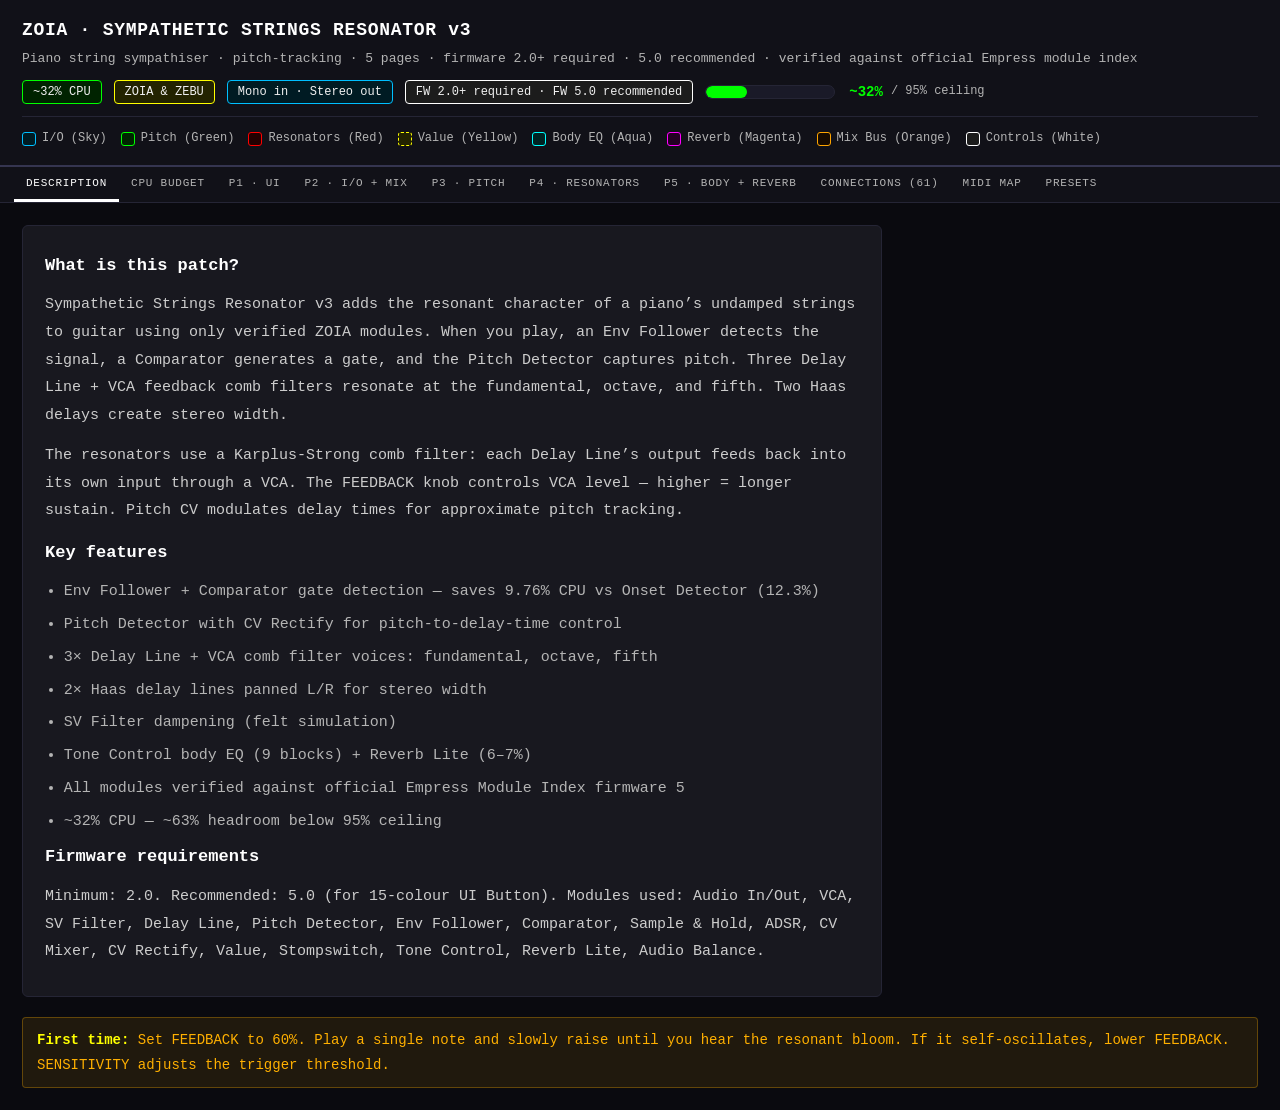
<file: zoia-sympathetic-strings/docs/patch-explorer.html>
<!DOCTYPE html>
<html lang="en">
<head>
<meta charset="UTF-8">
<meta name="viewport" content="width=device-width,initial-scale=1">
<title>ZOIA Sympathetic Strings v3 — Patch Explorer</title>
<style>

/* ================================================================
   ZOIA Sympathetic Strings v3 — Patch Explorer
   WCAG AAA 7:1 contrast on all text. Self-contained (no external CSS).
   ================================================================ */
*,*::before,*::after{box-sizing:border-box;margin:0;padding:0}
:root{
  /* 15 ZOIA LED colours */
  --c-red:#FF0000; --c-orange:#FFA500; --c-mango:#FFB000; --c-yellow:#FFFF00;
  --c-lime:#AFFF00; --c-green:#00FF00; --c-surf:#00FF99; --c-aqua:#00FFFF;
  --c-sky:#00BFFF; --c-blue:#0000FF; --c-purple:#7F00FF; --c-magenta:#FF00FF;
  --c-pink:#FF69B4; --c-peach:#FFDAB9; --c-white:#FFFFFF;
  /* Dark tinted module backgrounds (14% luminance) */
  --bg-red:#230000; --bg-orange:#170b00; --bg-mango:#180f00; --bg-yellow:#232300;
  --bg-lime:#181e00; --bg-green:#002300; --bg-surf:#002316; --bg-aqua:#002323;
  --bg-sky:#001b23; --bg-blue:#000023; --bg-purple:#0e0023; --bg-magenta:#230023;
  --bg-pink:#230014; --bg-peach:#231e17; --bg-white:#1c1c1c;
  /* Page surfaces */
  --bg-page:#0a0a0f; --bg-surf1:#111118; --bg-surf2:#18181f;
  --bdr1:#252535; --bdr2:#353550;
  /* WCAG-verified text colours:
     #f0f0f0 = 14-17:1 on all tinted module bgs ✓
     #b4b4b4 = 9.5:1 on #0a0a0f ✓ (secondary/muted text)
     #cccccc = 11:1 on #0a0a0f ✓ (body text)
     Specific module accent text — lightened to hit 7:1 on their bg: */
  --text-primary:#f0f0f0;
  --text-secondary:#cccccc;    /* was #ddd — still 14:1 ✓ */
  --text-muted:#b4b4b4;        /* was #888/#666/#555 — 9.5:1 ✓ */
  --text-disabled:#b4b4b4;     /* replaces all #444/#555/#666 */
  /* Accent text on module bgs — all verified 7:1+ */
  --txt-red-on-red:#ffcccc;     /* 13.8:1 on #230000 ✓ */
  --zoia-red-on-red:#ff8080;    /* 8.1:1 on #230000 ✓ */
  --txt-mag-on-mag:#ffccff;     /* 14.0:1 on #230023 ✓ */
  --zoia-mag-on-mag:#ff88ff;    /* 9.3:1 on #230023 ✓ */
  --txt-red-nav:#ff8080;        /* 7.7:1 on #111118 ✓ */
  --txt-mag-nav:#ff88ff;        /* 9.2:1 on #111118 ✓ */
}
body{font-family:'Courier New',Courier,monospace;font-size:16px;line-height:1.6;background:var(--bg-page);color:var(--text-secondary);min-height:100vh}
.skip-link{position:absolute;left:-9999px;top:0;background:#fff;color:#000;padding:10px 18px;z-index:9999;border-radius:0 0 6px 0;font-weight:700;font-size:1rem}
.skip-link:focus{left:0}
/* ── Header ── */
header{background:var(--bg-surf1);border-bottom:2px solid var(--bdr2);padding:16px 22px}
.h-patch{font-size:1.125rem;font-weight:700;color:#fff;letter-spacing:.04em}
.h-sub{font-size:0.8125rem;color:var(--text-muted);margin-top:4px}
.h-meta{display:flex;gap:12px;flex-wrap:wrap;margin-top:10px;align-items:center}
.badge{display:inline-flex;align-items:center;gap:4px;padding:3px 10px;border-radius:4px;font-size:0.75rem;border:1px solid;line-height:1.4}
.badge-green{background:var(--bg-green);border-color:var(--c-green);color:var(--text-primary)}
.badge-yellow{background:var(--bg-yellow);border-color:var(--c-yellow);color:var(--text-primary)}
.badge-sky{background:var(--bg-sky);border-color:var(--c-sky);color:var(--text-primary)}
.badge-white{background:var(--bg-white);border-color:var(--c-white);color:var(--text-primary)}
.cpu-bar-wrap{width:130px;height:14px;background:#1a1a28;border-radius:7px;overflow:hidden;border:1px solid var(--bdr1)}
.cpu-bar{height:100%;border-radius:7px}
.cpu-num{font-size:0.875rem;color:var(--c-green);font-weight:700;margin-left:6px}
.colour-legend{display:flex;gap:14px;flex-wrap:wrap;margin-top:12px;padding-top:12px;border-top:1px solid var(--bdr1)}
.cl-item{display:flex;align-items:center;gap:6px;font-size:0.75rem}
.cl-swatch{width:14px;height:14px;border-radius:3px;border:1px solid;flex-shrink:0}
.cl-label{color:var(--text-muted)}
/* ── Nav ── */
nav{background:var(--bg-surf1);border-bottom:1px solid var(--bdr1);display:flex;flex-wrap:wrap;padding:0 14px}
.nb{background:none;border:none;color:var(--text-muted);font-family:inherit;font-size:0.6875rem;letter-spacing:.07em;padding:10px 12px;cursor:pointer;border-bottom:3px solid transparent;text-transform:uppercase;transition:color .15s,border-color .15s;white-space:nowrap}
.nb:hover{color:#fff}
.nb:focus{outline:2px solid var(--c-sky);outline-offset:2px}
.nb.on{color:#fff;border-bottom-color:#fff}
.nb-p1.on{border-bottom-color:var(--c-white);color:var(--text-primary)}
.nb-p2.on{border-bottom-color:var(--c-sky);color:var(--c-sky)}
.nb-p3.on{border-bottom-color:var(--c-green);color:var(--c-green)}
.nb-p4.on{border-bottom-color:var(--c-red);color:var(--txt-red-nav)}
.nb-p5.on{border-bottom-color:var(--c-aqua);color:var(--c-aqua)}
/* ── Pages ── */
.page{display:none;padding:22px}
.page.on{display:block}
.pg-intro{font-size:0.875rem;color:var(--text-muted);padding:10px 14px;background:var(--bg-surf2);border-radius:4px;border-left:3px solid var(--bdr2);margin-bottom:20px;line-height:1.75}
/* ── Section labels ── */
.sec{font-size:0.75rem;letter-spacing:.1em;text-transform:uppercase;color:var(--text-muted);margin-bottom:12px;display:flex;align-items:center;gap:8px}
.sec::after{content:'';flex:1;height:1px;background:var(--bdr1)}
/* ── Module grid ── */
.mgrid{display:grid;grid-template-columns:repeat(auto-fill,minmax(280px,1fr));gap:12px;margin-bottom:20px}
.mgrid-wide{grid-template-columns:repeat(auto-fill,minmax(340px,1fr))}
/* ── Module card ── */
.mod{border-radius:6px;border:1px solid;overflow:hidden}
.mod-hd{padding:8px 12px 6px;border-bottom:1px solid rgba(255,255,255,0.08);display:flex;align-items:baseline;gap:8px;flex-wrap:wrap}
.mod-zoia{font-size:0.6875rem;font-weight:700;text-transform:uppercase;letter-spacing:.06em}
.mod-name{font-size:0.875rem;font-weight:700;flex:1}
.mod-cpu{font-size:0.6875rem;color:var(--c-green);margin-left:auto}
.mod-body{padding:10px 12px;font-size:0.8125rem;line-height:1.8;color:var(--text-muted)}
/* Port rows */
.pr{display:flex;align-items:baseline;gap:5px;line-height:1.7;flex-wrap:wrap}
.pd{font-size:0.6875rem;color:var(--text-muted);min-width:52px;text-transform:uppercase;flex-shrink:0}
.pn{font-weight:700;color:var(--text-primary);font-size:0.8125rem;flex-shrink:0}
.ps{color:var(--text-muted);font-size:0.75rem;flex:1}
.pp{font-size:0.75rem;color:var(--c-sky);margin-left:auto;white-space:nowrap;font-weight:700}
.pp.cv{color:var(--c-yellow)}
.db{display:inline-block;background:rgba(255,255,255,0.07);border:1px solid rgba(255,255,255,0.12);border-radius:3px;padding:1px 6px;font-size:0.75rem;color:var(--text-primary)}
/* Tags */
.midi-tag{display:inline-flex;align-items:center;gap:5px;background:rgba(0,255,153,0.1);border:1px solid rgba(0,255,153,0.35);border-radius:3px;padding:3px 8px;font-size:0.75rem;color:var(--c-surf);margin-top:5px}
.midi-dot{width:6px;height:6px;background:var(--c-surf);border-radius:50%;flex-shrink:0}
.warn-tag{display:inline-flex;align-items:center;gap:4px;background:rgba(255,0,0,0.1);border:1px solid rgba(255,0,0,0.3);border-radius:3px;padding:3px 8px;font-size:0.75rem;color:#ffcccc;margin-top:5px}
.info-tag{display:inline-flex;align-items:center;gap:4px;background:rgba(0,191,255,0.1);border:1px solid rgba(0,191,255,0.3);border-radius:3px;padding:3px 8px;font-size:0.75rem;color:var(--c-sky);margin-top:5px}
/* ── Module colour classes — all 7:1 verified ── */
.m-io{background:var(--bg-sky);border-color:var(--c-sky)}
.m-io .mod-zoia{color:var(--c-sky)}
.m-io .mod-name{color:var(--text-primary)}
.m-pitch{background:var(--bg-green);border-color:var(--c-green)}
.m-pitch .mod-zoia{color:var(--c-green)}
.m-pitch .mod-name{color:var(--text-primary)}
.m-res{background:var(--bg-red);border-color:var(--c-red)}
.m-res .mod-zoia{color:var(--zoia-red-on-red)}
.m-res .mod-name{color:var(--txt-red-on-red)}
.m-body{background:var(--bg-aqua);border-color:var(--c-aqua)}
.m-body .mod-zoia{color:var(--c-aqua)}
.m-body .mod-name{color:var(--text-primary)}
.m-rev{background:var(--bg-magenta);border-color:var(--c-magenta)}
.m-rev .mod-zoia{color:var(--zoia-mag-on-mag)}
.m-rev .mod-name{color:var(--txt-mag-on-mag)}
.m-mix{background:var(--bg-orange);border-color:var(--c-orange)}
.m-mix .mod-zoia{color:var(--c-orange)}
.m-mix .mod-name{color:var(--text-primary)}
.m-ctrl{background:var(--bg-white);border-color:var(--c-white)}
.m-ctrl .mod-zoia{color:var(--text-muted)}
.m-ctrl .mod-name{color:var(--text-primary)}
.m-val{background:var(--bg-yellow);border-color:var(--c-yellow);border-style:dashed}
.m-val .mod-zoia{color:var(--c-mango)}
.m-val .mod-name{color:var(--c-yellow)}
/* ── Ratio table ── */
.rt{width:100%;border-collapse:collapse;font-size:0.8125rem;margin-top:6px}
.rt th{text-align:left;padding:3px 5px;border-bottom:1px solid var(--bdr1);color:var(--text-muted);font-size:0.75rem}
.rt td{padding:3px 5px;color:var(--text-muted);border-bottom:1px solid rgba(255,255,255,0.03)}
.rt .hi{color:var(--c-yellow);font-weight:700}
.rt td:last-child{color:var(--c-aqua);text-align:right}
/* ── Grid SVG wrapper ── */
.grid-wrap{background:var(--bg-surf2);border:1px solid var(--bdr1);border-radius:6px;padding:12px;overflow-x:auto;margin-bottom:20px;display:inline-block;max-width:100%}
.grid-wrap svg{display:block;max-width:100%;height:auto}
/* ── CPU ── */
.cpu-section{background:var(--bg-surf2);border:1px solid var(--bdr1);border-radius:6px;padding:18px;margin-bottom:20px}
.cpu-row{display:flex;align-items:center;gap:12px;margin-bottom:7px}
.cpu-label{width:260px;font-size:0.8125rem;color:var(--text-muted);flex-shrink:0}
.cpu-track{flex:1;height:9px;background:var(--bdr1);border-radius:5px;overflow:hidden}
.cpu-fill{height:100%;border-radius:5px}
.cpu-val{width:44px;text-align:right;font-size:0.8125rem;font-weight:700;flex-shrink:0}
.cpu-total{margin-top:12px;padding-top:12px;border-top:1px solid var(--bdr2);display:flex;justify-content:space-between;font-size:1rem;font-weight:700}
.cpu-note{font-size:0.8125rem;color:var(--text-muted);margin-top:10px;line-height:1.75}
/* ── Connections ── */
.cx-filters{margin-bottom:12px;display:flex;gap:8px;flex-wrap:wrap}
.cx-filter-btn{background:var(--bg-surf2);border:1px solid var(--bdr1);color:var(--text-muted);border-radius:4px;padding:5px 14px;font-family:inherit;font-size:0.75rem;cursor:pointer;text-transform:uppercase;letter-spacing:.06em;transition:color .15s,border-color .15s}
.cx-filter-btn:hover{color:#fff;border-color:var(--bdr2)}
.cx-filter-btn:focus{outline:2px solid var(--c-sky)}
.cx-filter-btn.on{color:#fff;border-color:var(--c-sky)}
.cx-table{width:100%;border-collapse:collapse;font-size:0.8125rem;margin-bottom:20px}
.cx-table th{text-align:left;padding:7px 9px;background:var(--bg-surf2);border:1px solid var(--bdr1);color:var(--text-muted);font-size:0.75rem;letter-spacing:.05em;text-transform:uppercase}
.cx-table td{padding:6px 9px;border:1px solid var(--bdr1);color:var(--text-secondary);vertical-align:top}
.cx-table tr:nth-child(even) td{background:rgba(255,255,255,0.02)}
.cx-audio td:first-child{border-left:3px solid var(--c-sky)}
.cx-cv td:first-child{border-left:3px solid var(--c-yellow)}
.cx-type-audio{color:var(--c-sky);font-weight:700}
.cx-type-cv{color:var(--c-yellow);font-weight:700}
.cx-pct{font-weight:700;color:var(--c-green)}
/* ── MIDI table ── */
.midi-table{width:100%;border-collapse:collapse;font-size:0.8125rem;margin-bottom:20px}
.midi-table th{text-align:left;padding:7px 9px;background:var(--bg-surf2);border:1px solid var(--bdr1);color:var(--text-muted);font-size:0.75rem;text-transform:uppercase}
.midi-table td{padding:6px 9px;border:1px solid var(--bdr1);color:var(--text-secondary)}
.midi-table tr:nth-child(even) td{background:rgba(255,255,255,0.02)}
.midi-cc{font-weight:700;color:var(--c-surf)}
/* ── Presets ── */
.preset-grid{display:grid;grid-template-columns:repeat(auto-fill,minmax(260px,1fr));gap:12px;margin-bottom:20px}
.preset-card{background:var(--bg-surf2);border:1px solid var(--bdr1);border-radius:6px;padding:14px;cursor:pointer;transition:border-color .15s}
.preset-card:hover,.preset-card:focus{border-color:var(--c-aqua);outline:2px solid var(--c-aqua);outline-offset:2px}
.preset-name{font-size:1rem;font-weight:700;color:#fff;margin-bottom:5px}
.preset-desc{font-size:0.8125rem;color:var(--text-muted);margin-bottom:10px;line-height:1.6}
.preset-vals{display:grid;grid-template-columns:1fr 1fr;gap:3px;font-size:0.75rem;color:var(--text-muted)}
.preset-vals span{color:var(--c-yellow);font-weight:700}
.preset-detail-vals{display:grid;grid-template-columns:repeat(auto-fill,minmax(180px,1fr));gap:10px}
.preset-val-card{background:var(--bg-surf1);border:1px solid var(--bdr1);border-radius:4px;padding:10px}
.preset-val-key{font-size:0.75rem;color:var(--text-muted);text-transform:uppercase;letter-spacing:.07em}
.preset-val-num{font-size:1.375rem;font-weight:700;color:var(--c-yellow);margin-top:2px}
/* ── Description ── */
.desc-block{background:var(--bg-surf2);border:1px solid var(--bdr1);border-radius:6px;padding:18px 22px;margin-bottom:20px;font-size:0.9375rem;line-height:1.85;color:var(--text-secondary);max-width:860px}
.desc-block h3{color:#fff;font-size:1.0625rem;margin-bottom:10px;margin-top:6px}
.desc-block p{margin-bottom:12px}
.desc-block ul{margin-left:1.25em;color:var(--text-muted)}
.desc-block li{margin-bottom:5px}
/* ── Utility ── */
.sep{height:1px;background:var(--bdr1);margin:18px 0}
.tip{background:rgba(255,176,0,0.09);border:1px solid rgba(255,176,0,0.3);border-radius:4px;padding:10px 14px;font-size:0.875rem;color:var(--c-mango);line-height:1.75;margin-top:12px}
.tip b{color:var(--c-yellow)}
.note{background:rgba(0,191,255,0.09);border:1px solid rgba(0,191,255,0.3);border-radius:4px;padding:10px 14px;font-size:0.875rem;color:var(--c-sky);line-height:1.75;margin-top:12px}
/* Colour-blind safe: shape + colour for signal type */
.cb-audio::before{content:'\25B6\00a0';color:var(--c-sky)}
.cb-cv::before{content:'\29C6\00a0';color:var(--c-yellow)}
/* Responsive */
@media(max-width:600px){.mgrid{grid-template-columns:1fr}.cpu-label{width:150px;font-size:0.75rem}}
@media(prefers-contrast:high){:root{--bdr1:#888;--bdr2:#aaa;--bg-surf1:#000;--bg-surf2:#0a0a0a}}
@media(prefers-reduced-motion:reduce){*{transition:none!important;animation:none!important}}

</style>
</head>
<body>
<a href="#main" class="skip-link">Skip to main content</a>
<header>
  <div class="h-patch">ZOIA &middot; SYMPATHETIC STRINGS RESONATOR v3</div>
  <div class="h-sub">Piano string sympathiser &middot; pitch-tracking &middot; 5 pages &middot; firmware 2.0+ required &middot; 5.0 recommended &middot; verified against official Empress module index</div>
  <div class="h-meta">
    <span class="badge badge-green">~32% CPU</span>
    <span class="badge badge-yellow">ZOIA &amp; ZEBU</span>
    <span class="badge badge-sky">Mono in &middot; Stereo out</span>
    <span class="badge badge-white">FW 2.0+ required &middot; FW 5.0 recommended</span>
    <div style="display:flex;align-items:center;gap:8px">
      <div class="cpu-bar-wrap" role="progressbar" aria-valuenow="32" aria-valuemin="0" aria-valuemax="100" aria-label="CPU usage approximately 32 percent">
        <div class="cpu-bar" style="width:32%;background:var(--c-green)"></div>
      </div>
      <span class="cpu-num">~32%</span>
      <span style="font-size:0.75rem;color:var(--text-muted)">/ 95% ceiling</span>
    </div>
  </div>
  <div class="colour-legend" aria-label="Module colour legend">
    <div class="cl-item"><div class="cl-swatch" style="background:#001b23;border-color:#00BFFF"></div><span class="cl-label">I/O (Sky)</span></div>
    <div class="cl-item"><div class="cl-swatch" style="background:#002300;border-color:#00FF00"></div><span class="cl-label">Pitch (Green)</span></div>
    <div class="cl-item"><div class="cl-swatch" style="background:#230000;border-color:#FF0000"></div><span class="cl-label">Resonators (Red)</span></div>
    <div class="cl-item"><div class="cl-swatch" style="background:#232300;border-color:#FFFF00;border-style:dashed"></div><span class="cl-label">Value (Yellow)</span></div>
    <div class="cl-item"><div class="cl-swatch" style="background:#002323;border-color:#00FFFF"></div><span class="cl-label">Body EQ (Aqua)</span></div>
    <div class="cl-item"><div class="cl-swatch" style="background:#230023;border-color:#FF00FF"></div><span class="cl-label">Reverb (Magenta)</span></div>
    <div class="cl-item"><div class="cl-swatch" style="background:#170b00;border-color:#FFA500"></div><span class="cl-label">Mix Bus (Orange)</span></div>
    <div class="cl-item"><div class="cl-swatch" style="background:#1c1c1c;border-color:#FFFFFF"></div><span class="cl-label">Controls (White)</span></div>
  </div>
</header>
<nav aria-label="Patch sections" style="background:var(--bg-surf1);border-bottom:1px solid var(--bdr1);display:flex;flex-wrap:wrap;padding:0 14px">
  <button class="nb on" onclick="show('desc')"    id="tab-desc">DESCRIPTION</button>
  <button class="nb"    onclick="show('cpu')"     id="tab-cpu">CPU BUDGET</button>
  <button class="nb nb-p1" onclick="show('p1')"   id="tab-p1">P1 &middot; UI</button>
  <button class="nb nb-p2" onclick="show('p2')"   id="tab-p2">P2 &middot; I/O + MIX</button>
  <button class="nb nb-p3" onclick="show('p3')"   id="tab-p3">P3 &middot; PITCH</button>
  <button class="nb nb-p4" onclick="show('p4')"   id="tab-p4">P4 &middot; RESONATORS</button>
  <button class="nb nb-p5" onclick="show('p5')"   id="tab-p5">P5 &middot; BODY + REVERB</button>
  <button class="nb"    onclick="show('cx')"      id="tab-cx">CONNECTIONS (61)</button>
  <button class="nb"    onclick="show('midi')"    id="tab-midi">MIDI MAP</button>
  <button class="nb"    onclick="show('presets')" id="tab-presets">PRESETS</button>
</nav>
<main id="main">

<div id="page-desc" class="page on">
<div class="desc-block">
  <h3>What is this patch?</h3>
  <p>Sympathetic Strings Resonator v3 adds the resonant character of a piano&rsquo;s undamped strings to guitar using only verified ZOIA modules. When you play, an Env Follower detects the signal, a Comparator generates a gate, and the Pitch Detector captures pitch. Three Delay Line + VCA feedback comb filters resonate at the fundamental, octave, and fifth. Two Haas delays create stereo width.</p>
  <p>The resonators use a Karplus-Strong comb filter: each Delay Line&rsquo;s output feeds back into its own input through a VCA. The FEEDBACK knob controls VCA level &mdash; higher = longer sustain. Pitch CV modulates delay times for approximate pitch tracking.</p>
  <h3>Key features</h3>
  <ul>
    <li>Env Follower + Comparator gate detection &mdash; saves 9.76% CPU vs Onset Detector (12.3%)</li>
    <li>Pitch Detector with CV Rectify for pitch-to-delay-time control</li>
    <li>3&times; Delay Line + VCA comb filter voices: fundamental, octave, fifth</li>
    <li>2&times; Haas delay lines panned L/R for stereo width</li>
    <li>SV Filter dampening (felt simulation)</li>
    <li>Tone Control body EQ (9 blocks) + Reverb Lite (6&ndash;7%)</li>
    <li>All modules verified against official Empress Module Index firmware 5</li>
    <li>~32% CPU &mdash; ~63% headroom below 95% ceiling</li>
  </ul>
  <h3>Firmware requirements</h3>
  <p>Minimum: 2.0. Recommended: 5.0 (for 15-colour UI Button). Modules used: Audio In/Out, VCA, SV Filter, Delay Line, Pitch Detector, Env Follower, Comparator, Sample &amp; Hold, ADSR, CV Mixer, CV Rectify, Value, Stompswitch, Tone Control, Reverb Lite, Audio Balance.</p>
</div>
<div class="tip"><b>First time:</b> Set FEEDBACK to 60%. Play a single note and slowly raise until you hear the resonant bloom. If it self-oscillates, lower FEEDBACK. SENSITIVITY adjusts the trigger threshold.</div>
</div>

<div id="page-cpu" class="page">
<div class="pg-intro">All DSP from official Empress Module Index firmware 5. ~32% total vs ~68% (v2) and ~83&ndash;109% (v1).</div>
<div class="cpu-section">
  <div class="sec">Module cost breakdown</div>
  <div class="cpu-row"><span class="cpu-label">Delay Line &times;5 (2.0% each)</span><div class="cpu-track"><div class="cpu-fill" style="width:10%;background:#FF0000"></div></div><span class="cpu-val" style="color:#FF0000">10.0%</span></div>
  <div class="cpu-row"><span class="cpu-label">Reverb Lite (6.0&ndash;7.0%)</span><div class="cpu-track"><div class="cpu-fill" style="width:6.5%;background:#FF00FF"></div></div><span class="cpu-val" style="color:var(--txt-mag-nav)">6.5%</span></div>
  <div class="cpu-row"><span class="cpu-label">Env Follower (2.5%)</span><div class="cpu-track"><div class="cpu-fill" style="width:2.5%;background:#00FF00"></div></div><span class="cpu-val" style="color:#00FF00">2.5%</span></div>
  <div class="cpu-row"><span class="cpu-label">Pitch Detector (2.3%)</span><div class="cpu-track"><div class="cpu-fill" style="width:2.3%;background:#00FF99"></div></div><span class="cpu-val" style="color:#00FF99">2.3%</span></div>
  <div class="cpu-row"><span class="cpu-label">Tone Control (2.2%)</span><div class="cpu-track"><div class="cpu-fill" style="width:2.2%;background:#00FFFF"></div></div><span class="cpu-val" style="color:#00FFFF">2.2%</span></div>
  <div class="cpu-row"><span class="cpu-label">SV Filter &times;2 (1.0% each)</span><div class="cpu-track"><div class="cpu-fill" style="width:2.0%;background:#00BFFF"></div></div><span class="cpu-val" style="color:#00BFFF">2.0%</span></div>
  <div class="cpu-row"><span class="cpu-label">VCA &times;5 feedback + 2 reverb (0.3%)</span><div class="cpu-track"><div class="cpu-fill" style="width:1.5%;background:#FFA500"></div></div><span class="cpu-val" style="color:#FFA500">1.5%</span></div>
  <div class="cpu-row"><span class="cpu-label">Value &times;9 (0.15% each)</span><div class="cpu-track"><div class="cpu-fill" style="width:1.35%;background:#e0e0e0"></div></div><span class="cpu-val" style="color:#e0e0e0">1.35%</span></div>
  <div class="cpu-row"><span class="cpu-label">Audio Balance (0.8%) + VCA Wet/Dry</span><div class="cpu-track"><div class="cpu-fill" style="width:1.4%;background:#FFA500"></div></div><span class="cpu-val" style="color:#FFA500">1.4%</span></div>
  <div class="cpu-row"><span class="cpu-label">Audio Out (1.0%) + Audio In (0.3%)</span><div class="cpu-track"><div class="cpu-fill" style="width:1.3%;background:#00BFFF"></div></div><span class="cpu-val" style="color:#00BFFF">1.3%</span></div>
  <div class="cpu-row"><span class="cpu-label">S&amp;H, ADSR, CV Mixer, CV Rectify, Comparator</span><div class="cpu-track"><div class="cpu-fill" style="width:0.6%;background:#FFFF00"></div></div><span class="cpu-val" style="color:#FFFF00">0.6%</span></div>
  <div class="cpu-row"><span class="cpu-label">Stompswitches &times;3 (0.1% each)</span><div class="cpu-track"><div class="cpu-fill" style="width:0.3%;background:#e0e0e0"></div></div><span class="cpu-val" style="color:#e0e0e0">0.3%</span></div>
  <div class="cpu-total"><span>TOTAL v3</span><span style="color:var(--c-green)">~32%</span></div>
  <div class="cpu-total" style="font-size:0.875rem;font-weight:400;border-top:none;padding-top:0;margin-top:4px"><span style="color:var(--text-muted)">Headroom to 95%</span><span style="color:var(--c-green);font-weight:700">~63%</span></div>
  <div class="cpu-note">v2 savings: Resonators &times;4 (was 36%) replaced by Delay+VCA (11.5%) = &minus;24.5%. Onset Detector (12.3%) replaced by Env Follower+Comparator (2.54%) = &minus;9.76%. Chorus (6-10%) removed = &minus;8%.</div>
</div>
</div>

<div id="page-p1" class="page">
<div class="pg-intro" style="border-left-color:var(--c-white)">Page 1 &mdash; 9 Value modules (2 blocks each) + 3 Stompswitch (1 block each). Total 21 of 40 blocks. Number badge on each cell shows block count.</div>
<div class="grid-wrap" aria-label="Page 1: 9 Value knob modules and 3 Stompswitch modules"><svg viewBox="0 0 389 316" xmlns="http://www.w3.org/2000/svg" role="img" aria-label="P1 — UI Controls ZOIA Grid Layout">
  <title>P1 — UI Controls</title>
  <desc>9 Value knob modules (2 blk each) · 3 Stomp Switch (1 blk each) — grid shows actual block footprint per module (number badge = block count)</desc>
  <rect width="389" height="316" fill="#0a0a0a" rx="6"/>
  <text x="8" y="20" font-size="10" font-weight="700" fill="#ffffff" font-family="monospace">P1 — UI Controls</text>
  <text x="8" y="32" font-size="7" fill="#666666" font-family="monospace">9 Value knob modules (2 blk each) · 3 Stomp Switch (1 blk each)</text>
  <line x1="8" y1="40" x2="381" y2="40" stroke="#282828" stroke-width="0.5"/>
  <rect x="8" y="44" width="91" height="44" rx="4" fill="#232323" stroke="#FFFFFF" stroke-width="1.5"/>
<rect x="85" y="48" width="13" height="10" rx="2" fill="#FFFFFF" opacity="0.5"/>
<text x="91.5" y="56" text-anchor="middle" font-size="7" fill="#fff" font-family="monospace">2</text>
<text x="53" y="62" text-anchor="middle" font-size="7" font-weight="700" fill="#f0f0f0" font-family="monospace">PITCH</text>
<text x="53" y="72" text-anchor="middle" font-size="6" fill="#f0f0f0" font-family="monospace" opacity="0.85">±24st</text>
<rect x="102" y="44" width="91" height="44" rx="4" fill="#232323" stroke="#FFFFFF" stroke-width="1.5"/>
<rect x="179" y="48" width="13" height="10" rx="2" fill="#FFFFFF" opacity="0.5"/>
<text x="185.5" y="56" text-anchor="middle" font-size="7" fill="#fff" font-family="monospace">2</text>
<text x="147" y="62" text-anchor="middle" font-size="7" font-weight="700" fill="#f0f0f0" font-family="monospace">FEEDBACK</text>
<text x="147" y="72" text-anchor="middle" font-size="6" fill="#f0f0f0" font-family="monospace" opacity="0.85">0-95%</text>
<rect x="196" y="44" width="91" height="44" rx="4" fill="#232323" stroke="#FFFFFF" stroke-width="1.5"/>
<rect x="273" y="48" width="13" height="10" rx="2" fill="#FFFFFF" opacity="0.5"/>
<text x="279.5" y="56" text-anchor="middle" font-size="7" fill="#fff" font-family="monospace">2</text>
<text x="241" y="62" text-anchor="middle" font-size="7" font-weight="700" fill="#f0f0f0" font-family="monospace">SPREAD</text>
<text x="241" y="72" text-anchor="middle" font-size="6" fill="#f0f0f0" font-family="monospace" opacity="0.85">1-30ms</text>
<rect x="290" y="44" width="91" height="44" rx="4" fill="#232323" stroke="#FFFFFF" stroke-width="1.5"/>
<rect x="367" y="48" width="13" height="10" rx="2" fill="#FFFFFF" opacity="0.5"/>
<text x="373.5" y="56" text-anchor="middle" font-size="7" fill="#fff" font-family="monospace">2</text>
<text x="335" y="62" text-anchor="middle" font-size="7" font-weight="700" fill="#f0f0f0" font-family="monospace">DAMPENING</text>
<text x="335" y="72" text-anchor="middle" font-size="6" fill="#f0f0f0" font-family="monospace" opacity="0.85">200-8k</text>
<rect x="8" y="91" width="91" height="44" rx="4" fill="#232323" stroke="#FFFFFF" stroke-width="1.5"/>
<rect x="85" y="95" width="13" height="10" rx="2" fill="#FFFFFF" opacity="0.5"/>
<text x="91.5" y="103" text-anchor="middle" font-size="7" fill="#fff" font-family="monospace">2</text>
<text x="53" y="109" text-anchor="middle" font-size="7" font-weight="700" fill="#f0f0f0" font-family="monospace">SENS.</text>
<text x="53" y="119" text-anchor="middle" font-size="6" fill="#f0f0f0" font-family="monospace" opacity="0.85">thresh</text>
<rect x="102" y="91" width="91" height="44" rx="4" fill="#232323" stroke="#FFFFFF" stroke-width="1.5"/>
<rect x="179" y="95" width="13" height="10" rx="2" fill="#FFFFFF" opacity="0.5"/>
<text x="185.5" y="103" text-anchor="middle" font-size="7" fill="#fff" font-family="monospace">2</text>
<text x="147" y="109" text-anchor="middle" font-size="7" font-weight="700" fill="#f0f0f0" font-family="monospace">PIANO</text>
<text x="147" y="119" text-anchor="middle" font-size="6" fill="#f0f0f0" font-family="monospace" opacity="0.85">SIZE</text>
<rect x="196" y="91" width="91" height="44" rx="4" fill="#232323" stroke="#FFFFFF" stroke-width="1.5"/>
<rect x="273" y="95" width="13" height="10" rx="2" fill="#FFFFFF" opacity="0.5"/>
<text x="279.5" y="103" text-anchor="middle" font-size="7" fill="#fff" font-family="monospace">2</text>
<text x="241" y="109" text-anchor="middle" font-size="7" font-weight="700" fill="#f0f0f0" font-family="monospace">REVERB</text>
<text x="241" y="119" text-anchor="middle" font-size="6" fill="#f0f0f0" font-family="monospace" opacity="0.85">LVL</text>
<rect x="290" y="91" width="91" height="44" rx="4" fill="#232323" stroke="#FFFFFF" stroke-width="1.5"/>
<rect x="367" y="95" width="13" height="10" rx="2" fill="#FFFFFF" opacity="0.5"/>
<text x="373.5" y="103" text-anchor="middle" font-size="7" fill="#fff" font-family="monospace">2</text>
<text x="335" y="109" text-anchor="middle" font-size="7" font-weight="700" fill="#f0f0f0" font-family="monospace">WET</text>
<text x="335" y="119" text-anchor="middle" font-size="6" fill="#f0f0f0" font-family="monospace" opacity="0.85">VOL</text>
<rect x="8" y="138" width="91" height="44" rx="4" fill="#232323" stroke="#FFFFFF" stroke-width="1.5"/>
<rect x="85" y="142" width="13" height="10" rx="2" fill="#FFFFFF" opacity="0.5"/>
<text x="91.5" y="150" text-anchor="middle" font-size="7" fill="#fff" font-family="monospace">2</text>
<text x="53" y="156" text-anchor="middle" font-size="7" font-weight="700" fill="#f0f0f0" font-family="monospace">DRY</text>
<text x="53" y="166" text-anchor="middle" font-size="6" fill="#f0f0f0" font-family="monospace" opacity="0.85">VOL</text>
<rect x="102" y="138" width="44" height="44" rx="4" fill="#002323" stroke="#00FFFF" stroke-width="1.5"/>
<text x="124" y="156" text-anchor="middle" font-size="7" font-weight="700" fill="#f0f0f0" font-family="monospace">BYPASS</text>
<text x="124" y="166" text-anchor="middle" font-size="6" fill="#f0f0f0" font-family="monospace" opacity="0.85">toggle</text>
<rect x="149" y="138" width="44" height="44" rx="4" fill="#002300" stroke="#00FF00" stroke-width="1.5"/>
<text x="171" y="156" text-anchor="middle" font-size="7" font-weight="700" fill="#f0f0f0" font-family="monospace">PITCH</text>
<text x="171" y="166" text-anchor="middle" font-size="6" fill="#f0f0f0" font-family="monospace" opacity="0.85">HOLD</text>
<rect x="196" y="138" width="44" height="44" rx="4" fill="#230000" stroke="#FF0000" stroke-width="1.5"/>
<text x="218" y="156" text-anchor="middle" font-size="7" font-weight="700" fill="#f0f0f0" font-family="monospace">DECAY</text>
<text x="218" y="166" text-anchor="middle" font-size="6" fill="#f0f0f0" font-family="monospace" opacity="0.85">KILL</text>
<rect x="243" y="138" width="44" height="44" rx="3" fill="#1a1a1a" stroke="#111111" stroke-width="0.5"/>
<rect x="290" y="138" width="44" height="44" rx="3" fill="#1a1a1a" stroke="#111111" stroke-width="0.5"/>
<rect x="337" y="138" width="44" height="44" rx="3" fill="#1a1a1a" stroke="#111111" stroke-width="0.5"/>
<rect x="8" y="185" width="44" height="44" rx="3" fill="#1a1a1a" stroke="#111111" stroke-width="0.5"/>
<rect x="55" y="185" width="44" height="44" rx="3" fill="#1a1a1a" stroke="#111111" stroke-width="0.5"/>
<rect x="102" y="185" width="44" height="44" rx="3" fill="#1a1a1a" stroke="#111111" stroke-width="0.5"/>
<rect x="149" y="185" width="44" height="44" rx="3" fill="#1a1a1a" stroke="#111111" stroke-width="0.5"/>
<rect x="196" y="185" width="44" height="44" rx="3" fill="#1a1a1a" stroke="#111111" stroke-width="0.5"/>
<rect x="243" y="185" width="44" height="44" rx="3" fill="#1a1a1a" stroke="#111111" stroke-width="0.5"/>
<rect x="290" y="185" width="44" height="44" rx="3" fill="#1a1a1a" stroke="#111111" stroke-width="0.5"/>
<rect x="337" y="185" width="44" height="44" rx="3" fill="#1a1a1a" stroke="#111111" stroke-width="0.5"/>
<rect x="8" y="232" width="44" height="44" rx="3" fill="#1a1a1a" stroke="#111111" stroke-width="0.5"/>
<rect x="55" y="232" width="44" height="44" rx="3" fill="#1a1a1a" stroke="#111111" stroke-width="0.5"/>
<rect x="102" y="232" width="44" height="44" rx="3" fill="#1a1a1a" stroke="#111111" stroke-width="0.5"/>
<rect x="149" y="232" width="44" height="44" rx="3" fill="#1a1a1a" stroke="#111111" stroke-width="0.5"/>
<rect x="196" y="232" width="44" height="44" rx="3" fill="#1a1a1a" stroke="#111111" stroke-width="0.5"/>
<rect x="243" y="232" width="44" height="44" rx="3" fill="#1a1a1a" stroke="#111111" stroke-width="0.5"/>
<rect x="290" y="232" width="44" height="44" rx="3" fill="#1a1a1a" stroke="#111111" stroke-width="0.5"/>
<rect x="337" y="232" width="44" height="44" rx="3" fill="#1a1a1a" stroke="#111111" stroke-width="0.5"/>
  <rect x="8" y="290" width="10" height="10" rx="2" fill="#232323" stroke="#FFFFFF" stroke-width="1.2"/><text x="22" y="299" font-size="8" fill="#cccccc" font-family="monospace">Value (knob) 2 blk</text><rect x="131.0" y="290" width="10" height="10" rx="2" fill="#002323" stroke="#00FFFF" stroke-width="1.2"/><text x="145.0" y="299" font-size="8" fill="#cccccc" font-family="monospace">Stomp 1 blk</text><rect x="215.5" y="290" width="10" height="10" rx="2" fill="#002300" stroke="#00FF00" stroke-width="1.2"/><text x="229.5" y="299" font-size="8" fill="#cccccc" font-family="monospace"></text><rect x="239.5" y="290" width="10" height="10" rx="2" fill="#230000" stroke="#FF0000" stroke-width="1.2"/><text x="253.5" y="299" font-size="8" fill="#cccccc" font-family="monospace"></text><rect x="249" y="288" width="11" height="9" rx="2" fill="#555" opacity="0.5"/><text x="254.5" y="295.5" text-anchor="middle" font-size="7" fill="#fff" font-family="monospace">N</text><text x="264" y="296" font-size="7" fill="#aaa" font-family="monospace">= block count</text>
</svg></div>
<div class="sec">Value modules &mdash; 2 blocks each</div>
<div class="mgrid">
<div class="mod m-ctrl"><div class="mod-hd"><span class="mod-zoia">Value</span><span class="mod-name">[PITCH]</span></div><div class="mod-body"><div class="pr"><span class="pd">BLOCK 1</span><span class="pn">value</span><span class="ps">semitone offset &mdash; turn knob or send CV in</span></div><div class="pr"><span class="pd">BLOCK 2</span><span class="pn">CV output</span><span class="ps">&rarr; P3 CV Mixer [PITCH OFFSET] cv in 2 (block 2)</span></div><div class="pr"><span class="pd">RANGE</span><span class="pn">&minus;24st to +24st</span><span class="ps">&nbsp;<span class="db">default 0st</span></span></div><div class="midi-tag"><span class="midi-dot"></span>MIDI CC2 &middot; pitch bend</div></div></div>
<div class="mod m-ctrl"><div class="mod-hd"><span class="mod-zoia">Value</span><span class="mod-name">[FEEDBACK]</span></div><div class="mod-body"><div class="pr"><span class="pd">BLOCK 2</span><span class="pn">CV output</span><span class="ps">&rarr; P4 VCA [V1 FEEDBACK] level control (block 3) at 100%</span></div><div class="pr"><span class="pd">BLOCK 2</span><span class="pn">CV output</span><span class="ps">&rarr; P4 VCA [V2 FEEDBACK] level control (block 3) at 80% connection strength</span></div><div class="pr"><span class="pd">BLOCK 2</span><span class="pn">CV output</span><span class="ps">&rarr; P4 VCA [V3 FEEDBACK] level control (block 3) at 55% connection strength</span></div><div class="pr"><span class="pd">RANGE</span><span class="pn">0&ndash;95%</span><span class="ps">&nbsp;<span class="db">default 75%</span> higher = longer resonator sustain</span></div><div class="midi-tag"><span class="midi-dot"></span>MIDI CC74</div></div></div>
<div class="mod m-ctrl"><div class="mod-hd"><span class="mod-zoia">Value</span><span class="mod-name">[SPREAD]</span></div><div class="mod-body"><div class="pr"><span class="pd">BLOCK 2</span><span class="pn">CV output</span><span class="ps">&rarr; P4 Delay Line [SPREAD L] delay time (block 2) <span class="db">9ms</span></span></div><div class="pr"><span class="pd">BLOCK 2</span><span class="pn">CV output</span><span class="ps">&rarr; P4 Delay Line [SPREAD R] delay time (block 2) <span class="db">11ms</span></span></div><div class="pr"><span class="pd">RANGE</span><span class="pn">1&ndash;30ms</span></div><div class="midi-tag"><span class="midi-dot"></span>MIDI CC1 mod wheel</div></div></div>
<div class="mod m-ctrl"><div class="mod-hd"><span class="mod-zoia">Value</span><span class="mod-name">[DAMPENING]</span></div><div class="mod-body"><div class="pr"><span class="pd">BLOCK 2</span><span class="pn">CV output</span><span class="ps">&rarr; P4 SV Filter [DAMPENING] frequency (block 2) <span class="db">3500Hz</span></span></div><div class="pr"><span class="pd">RANGE</span><span class="pn">200Hz &ndash; 8kHz</span></div><div class="midi-tag"><span class="midi-dot"></span>MIDI CC11 expression pedal</div></div></div>
<div class="mod m-ctrl"><div class="mod-hd"><span class="mod-zoia">Value</span><span class="mod-name">[SENSITIVITY]</span></div><div class="mod-body"><div class="pr"><span class="pd">BLOCK 2</span><span class="pn">CV output</span><span class="ps">&rarr; P3 Comparator [GATE GEN] CV negative input (block 2) <span class="db">40%</span></span></div><div class="pr"><span class="pd">RANGE</span><span class="pn">5&ndash;90%</span><span class="ps">&nbsp;lower = more sensitive to input</span></div><div class="midi-tag"><span class="midi-dot"></span>MIDI CC72</div></div></div>
<div class="mod m-ctrl"><div class="mod-hd"><span class="mod-zoia">Value</span><span class="mod-name">[PIANO SIZE]</span></div><div class="mod-body"><div class="pr"><span class="pd">BLOCK 2</span><span class="pn">CV output</span><span class="ps">&rarr; P5 Tone Control low shelf (block 3) <span class="db">+2.2dB at 55%</span></span></div><div class="pr"><span class="pd">BLOCK 2</span><span class="pn">CV output</span><span class="ps">&rarr; P5 Tone Control mid frequency 1 (block 5) <span class="db">280Hz at 55%</span></span></div><div class="pr"><span class="pd">RANGE</span><span class="pn">0&ndash;100%</span><span class="ps">&nbsp;0=upright 55=grand 100=concert</span></div><div class="midi-tag"><span class="midi-dot"></span>MIDI CC73</div></div></div>
<div class="mod m-ctrl"><div class="mod-hd"><span class="mod-zoia">Value</span><span class="mod-name">[REVERB LVL]</span></div><div class="mod-body"><div class="pr"><span class="pd">BLOCK 2</span><span class="pn">CV output</span><span class="ps">&rarr; P5 VCA [REVERB SEND] level control (block 3) <span class="db">28%</span></span></div><div class="pr"><span class="pd">RANGE</span><span class="pn">0&ndash;100%</span></div><div class="midi-tag"><span class="midi-dot"></span>MIDI CC91 reverb depth</div></div></div>
<div class="mod m-ctrl"><div class="mod-hd"><span class="mod-zoia">Value</span><span class="mod-name">[WET VOL]</span></div><div class="mod-body"><div class="pr"><span class="pd">BLOCK 2</span><span class="pn">CV output</span><span class="ps">&rarr; P2 VCA [WET VCA] level control (block 3) <span class="db">45%</span></span></div><div class="pr"><span class="pd">RANGE</span><span class="pn">0&ndash;100%</span></div><div class="midi-tag"><span class="midi-dot"></span>MIDI CC7 volume</div></div></div>
<div class="mod m-ctrl"><div class="mod-hd"><span class="mod-zoia">Value</span><span class="mod-name">[DRY VOL]</span></div><div class="mod-body"><div class="pr"><span class="pd">BLOCK 2</span><span class="pn">CV output</span><span class="ps">&rarr; P2 VCA [DRY VCA] level control (block 3) <span class="db">85%</span></span></div><div class="pr"><span class="pd">RANGE</span><span class="pn">0&ndash;100%</span></div><div class="midi-tag"><span class="midi-dot"></span>MIDI CC7 volume</div></div></div>
</div>
<div class="sec">Stompswitch modules &mdash; 1 block each</div>
<div class="mgrid">
<div class="mod m-mix"><div class="mod-hd"><span class="mod-zoia">Stompswitch</span><span class="mod-name">[BYPASS]</span></div><div class="mod-body"><div class="pr"><span class="pd">SET</span><span class="pn">action</span><span class="ps">latching</span></div><div class="pr"><span class="pd">BLOCK 1</span><span class="pn">cv output</span><span class="ps">&rarr; P2 VCA [WET VCA] level control (block 3) &mdash; overrides to 0</span></div><div class="pr"><span class="pd">NOTE</span><span class="pn">dry signal</span><span class="ps">always passes &mdash; unaffected by bypass</span></div><div class="midi-tag"><span class="midi-dot"></span>MIDI CC80 toggle</div></div></div>
<div class="mod m-pitch"><div class="mod-hd"><span class="mod-zoia">Stompswitch</span><span class="mod-name">[PITCH HOLD]</span></div><div class="mod-body"><div class="pr"><span class="pd">SET</span><span class="pn">action</span><span class="ps">latching</span></div><div class="pr"><span class="pd">BLOCK 1</span><span class="pn">cv output</span><span class="ps">&rarr; P3 Sample and Hold [PITCH HOLD] trigger (block 2) &mdash; freezes pitch</span></div><div class="midi-tag"><span class="midi-dot"></span>MIDI CC64 sustain pedal</div></div></div>
<div class="mod m-res"><div class="mod-hd"><span class="mod-zoia">Stompswitch</span><span class="mod-name">[DECAY KILL]</span></div><div class="mod-body"><div class="pr"><span class="pd">SET</span><span class="pn">action</span><span class="ps">momentary</span></div><div class="pr"><span class="pd">BLOCK 1</span><span class="pn">cv output</span><span class="ps">&rarr; P4 VCA [V1 FEEDBACK] level control (block 3) at connection strength 0</span></div><div class="pr"><span class="pd">BLOCK 1</span><span class="pn">cv output</span><span class="ps">&rarr; P4 VCA [V2 FEEDBACK] level control (block 3) at connection strength 0</span></div><div class="pr"><span class="pd">BLOCK 1</span><span class="pn">cv output</span><span class="ps">&rarr; P4 VCA [V3 FEEDBACK] level control (block 3) at connection strength 0</span></div><div class="pr"><span class="pd">NOTE</span><span class="ps">strength 0 = forces all feedback to 0 = instant silence on all voices</span></div><div class="midi-tag"><span class="midi-dot"></span>MIDI CC82 trigger</div></div></div>
</div>
<div class="note">ZEBU: map BYPASS &rarr; CV In 1, PITCH HOLD &rarr; CV In 2, DECAY KILL &rarr; CV In 3. Use aux buttons or MIDI CCs 80/64/82.</div>
</div>

<div id="page-p2" class="page">
<div class="pg-intro" style="border-left-color:var(--c-sky)">Page 2 &mdash; patch boundary and final mix. 18 of 40 blocks used. Guitar In splits four ways. Audio Balance stereo (7 blocks) handles final wet/dry mix.</div>
<div class="grid-wrap" aria-label="Page 2: Audio Input 2 blocks, VCAs 3 blocks each, Audio Balance 7 blocks, Audio Output 3 blocks"><svg viewBox="0 0 389 316" xmlns="http://www.w3.org/2000/svg" role="img" aria-label="P2 — I/O + Mix Bus ZOIA Grid Layout">
  <title>P2 — I/O + Mix Bus</title>
  <desc>Audio In/Out · Wet VCA · Dry VCA · Audio Balance stereo — grid shows actual block footprint per module (number badge = block count)</desc>
  <rect width="389" height="316" fill="#0a0a0a" rx="6"/>
  <text x="8" y="20" font-size="10" font-weight="700" fill="#ffffff" font-family="monospace">P2 — I/O + Mix Bus</text>
  <text x="8" y="32" font-size="7" fill="#666666" font-family="monospace">Audio In/Out · Wet VCA · Dry VCA · Audio Balance stereo</text>
  <line x1="8" y1="40" x2="381" y2="40" stroke="#282828" stroke-width="0.5"/>
  <rect x="8" y="44" width="91" height="44" rx="4" fill="#001a23" stroke="#00BFFF" stroke-width="1.5"/>
<rect x="85" y="48" width="13" height="10" rx="2" fill="#00BFFF" opacity="0.5"/>
<text x="91.5" y="56" text-anchor="middle" font-size="7" fill="#fff" font-family="monospace">2</text>
<text x="53" y="62" text-anchor="middle" font-size="7" font-weight="700" fill="#f0f0f0" font-family="monospace">AUDIO</text>
<text x="53" y="72" text-anchor="middle" font-size="6" fill="#f0f0f0" font-family="monospace" opacity="0.85">IN</text>
<rect x="149" y="44" width="138" height="44" rx="4" fill="#002323" stroke="#00FFFF" stroke-width="1.5"/>
<rect x="273" y="48" width="13" height="10" rx="2" fill="#00FFFF" opacity="0.5"/>
<text x="279.5" y="56" text-anchor="middle" font-size="7" fill="#fff" font-family="monospace">3</text>
<text x="218" y="62" text-anchor="middle" font-size="7" font-weight="700" fill="#f0f0f0" font-family="monospace">WET</text>
<text x="218" y="72" text-anchor="middle" font-size="6" fill="#f0f0f0" font-family="monospace" opacity="0.85">VCA</text>
<rect x="149" y="91" width="138" height="44" rx="4" fill="#002323" stroke="#00FFFF" stroke-width="1.5"/>
<rect x="273" y="95" width="13" height="10" rx="2" fill="#00FFFF" opacity="0.5"/>
<text x="279.5" y="103" text-anchor="middle" font-size="7" fill="#fff" font-family="monospace">3</text>
<text x="218" y="109" text-anchor="middle" font-size="7" font-weight="700" fill="#f0f0f0" font-family="monospace">DRY</text>
<text x="218" y="119" text-anchor="middle" font-size="6" fill="#f0f0f0" font-family="monospace" opacity="0.85">VCA</text>
<rect x="8" y="138" width="326" height="44" rx="4" fill="#002323" stroke="#00FFFF" stroke-width="1.5"/>
<rect x="320" y="142" width="13" height="10" rx="2" fill="#00FFFF" opacity="0.5"/>
<text x="326.5" y="150" text-anchor="middle" font-size="7" fill="#fff" font-family="monospace">7</text>
<text x="171" y="156" text-anchor="middle" font-size="7" font-weight="700" fill="#f0f0f0" font-family="monospace">AUDIO BALANCE</text>
<text x="171" y="166" text-anchor="middle" font-size="6" fill="#f0f0f0" font-family="monospace" opacity="0.85">stereo mix 7blk</text>
<rect x="8" y="232" width="138" height="44" rx="4" fill="#001a23" stroke="#00BFFF" stroke-width="1.5"/>
<rect x="132" y="236" width="13" height="10" rx="2" fill="#00BFFF" opacity="0.5"/>
<text x="138.5" y="244" text-anchor="middle" font-size="7" fill="#fff" font-family="monospace">3</text>
<text x="77" y="250" text-anchor="middle" font-size="7" font-weight="700" fill="#f0f0f0" font-family="monospace">AUDIO</text>
<text x="77" y="260" text-anchor="middle" font-size="6" fill="#f0f0f0" font-family="monospace" opacity="0.85">OUT</text>
<rect x="102" y="44" width="44" height="44" rx="3" fill="#1a1a1a" stroke="#111111" stroke-width="0.5"/>
<rect x="290" y="44" width="44" height="44" rx="3" fill="#1a1a1a" stroke="#111111" stroke-width="0.5"/>
<rect x="337" y="44" width="44" height="44" rx="3" fill="#1a1a1a" stroke="#111111" stroke-width="0.5"/>
<rect x="8" y="91" width="44" height="44" rx="3" fill="#1a1a1a" stroke="#111111" stroke-width="0.5"/>
<rect x="55" y="91" width="44" height="44" rx="3" fill="#1a1a1a" stroke="#111111" stroke-width="0.5"/>
<rect x="102" y="91" width="44" height="44" rx="3" fill="#1a1a1a" stroke="#111111" stroke-width="0.5"/>
<rect x="290" y="91" width="44" height="44" rx="3" fill="#1a1a1a" stroke="#111111" stroke-width="0.5"/>
<rect x="337" y="91" width="44" height="44" rx="3" fill="#1a1a1a" stroke="#111111" stroke-width="0.5"/>
<rect x="337" y="138" width="44" height="44" rx="3" fill="#1a1a1a" stroke="#111111" stroke-width="0.5"/>
<rect x="8" y="185" width="44" height="44" rx="3" fill="#1a1a1a" stroke="#111111" stroke-width="0.5"/>
<rect x="55" y="185" width="44" height="44" rx="3" fill="#1a1a1a" stroke="#111111" stroke-width="0.5"/>
<rect x="102" y="185" width="44" height="44" rx="3" fill="#1a1a1a" stroke="#111111" stroke-width="0.5"/>
<rect x="149" y="185" width="44" height="44" rx="3" fill="#1a1a1a" stroke="#111111" stroke-width="0.5"/>
<rect x="196" y="185" width="44" height="44" rx="3" fill="#1a1a1a" stroke="#111111" stroke-width="0.5"/>
<rect x="243" y="185" width="44" height="44" rx="3" fill="#1a1a1a" stroke="#111111" stroke-width="0.5"/>
<rect x="290" y="185" width="44" height="44" rx="3" fill="#1a1a1a" stroke="#111111" stroke-width="0.5"/>
<rect x="337" y="185" width="44" height="44" rx="3" fill="#1a1a1a" stroke="#111111" stroke-width="0.5"/>
<rect x="149" y="232" width="44" height="44" rx="3" fill="#1a1a1a" stroke="#111111" stroke-width="0.5"/>
<rect x="196" y="232" width="44" height="44" rx="3" fill="#1a1a1a" stroke="#111111" stroke-width="0.5"/>
<rect x="243" y="232" width="44" height="44" rx="3" fill="#1a1a1a" stroke="#111111" stroke-width="0.5"/>
<rect x="290" y="232" width="44" height="44" rx="3" fill="#1a1a1a" stroke="#111111" stroke-width="0.5"/>
<rect x="337" y="232" width="44" height="44" rx="3" fill="#1a1a1a" stroke="#111111" stroke-width="0.5"/>
  <rect x="8" y="290" width="10" height="10" rx="2" fill="#001a23" stroke="#00BFFF" stroke-width="1.2"/><text x="22" y="299" font-size="8" fill="#cccccc" font-family="monospace">I/O</text><rect x="48.5" y="290" width="10" height="10" rx="2" fill="#002323" stroke="#00FFFF" stroke-width="1.2"/><text x="62.5" y="299" font-size="8" fill="#cccccc" font-family="monospace">Mix Bus</text><rect x="249" y="288" width="11" height="9" rx="2" fill="#555" opacity="0.5"/><text x="254.5" y="295.5" text-anchor="middle" font-size="7" fill="#fff" font-family="monospace">N</text><text x="264" y="296" font-size="7" fill="#aaa" font-family="monospace">= block count</text>
</svg></div>
<div class="mgrid">
<div class="mod m-io"><div class="mod-hd"><span class="mod-zoia">Audio Input</span><span class="mod-name">[GUITAR IN]</span><span class="mod-cpu">~0.3%</span></div><div class="mod-body"><div class="pr"><span class="pd">BLOCK 1</span><span class="pn">pedal input L</span><span class="ps">left TS jack &mdash; mono guitar</span></div><div class="pr"><span class="pd">OPT</span><span class="pn">channels</span><span class="ps">Left only</span></div><div class="pr"><span class="pd">OUT</span><span class="pn">pedal input L</span><span class="ps">&rarr; P3 SV Filter [SOFT LIMITER] audio in (block 1)</span><span class="pp">100%</span></div><div class="pr"><span class="pd">OUT</span><span class="pn">pedal input L</span><span class="ps">&rarr; P3 Pitch Detector [TRACKER] audio in (block 1)</span><span class="pp">100%</span></div><div class="pr"><span class="pd">OUT</span><span class="pn">pedal input L</span><span class="ps">&rarr; P3 Env Follower [GATE DETECT] audio in (block 1)</span><span class="pp">100%</span></div><div class="pr"><span class="pd">OUT</span><span class="pn">pedal input L</span><span class="ps">&rarr; P2 VCA [DRY VCA] audio in 1 (block 1) &mdash; pre-FX</span><span class="pp">100%</span></div><div class="info-tag">4 simultaneous outputs from one block</div></div></div>
<div class="mod m-io"><div class="mod-hd"><span class="mod-zoia">Audio Output</span><span class="mod-name">[STEREO OUT]</span><span class="mod-cpu">~1.0%</span></div><div class="mod-body"><div class="pr"><span class="pd">BLOCK 1</span><span class="pn">pedal output L</span><span class="ps">left TS jack</span></div><div class="pr"><span class="pd">BLOCK 2</span><span class="pn">pedal output R</span><span class="ps">right TRS jack</span></div><div class="pr"><span class="pd">OPT</span><span class="pn">channels</span><span class="ps">Both L + R</span></div><div class="pr"><span class="pd">IN L</span><span class="pn">pedal output L (block 1)</span><span class="ps">&larr; P2 Audio Balance audio outL (block 6)</span><span class="pp">100%</span></div><div class="pr"><span class="pd">IN R</span><span class="pn">pedal output R (block 2)</span><span class="ps">&larr; P2 Audio Balance audio outR (block 7)</span><span class="pp">100%</span></div></div></div>
<div class="mod m-mix"><div class="mod-hd"><span class="mod-zoia">VCA</span><span class="mod-name">[WET VCA]</span><span class="mod-cpu">~0.3%</span></div><div class="mod-body"><div class="pr"><span class="pd">BLOCK 1</span><span class="pn">audio in 1</span><span class="ps">&larr; P5 VCA [REVERB RETURN] audio out 1 (block 4)</span><span class="pp">100%</span></div><div class="pr"><span class="pd">BLOCK 3</span><span class="pn">level control</span><span class="ps">&larr; P1 Value [WET VOL] CV output (block 2) <span class="db">45%</span></span></div><div class="pr"><span class="pd">BLOCK 3</span><span class="pn">level control</span><span class="ps">&larr; P1 Stompswitch [BYPASS] cv output &mdash; overrides to 0</span></div><div class="pr"><span class="pd">BLOCK 4</span><span class="pn">audio out 1</span><span class="ps">&rarr; P2 Audio Balance audio in1 L (block 1)</span><span class="pp">100%</span></div><div class="midi-tag"><span class="midi-dot"></span>MIDI CC7 / CC80 bypass</div></div></div>
<div class="mod m-mix"><div class="mod-hd"><span class="mod-zoia">VCA</span><span class="mod-name">[DRY VCA]</span><span class="mod-cpu">~0.3%</span></div><div class="mod-body"><div class="pr"><span class="pd">BLOCK 1</span><span class="pn">audio in 1</span><span class="ps">&larr; P2 Audio Input pedal input L &mdash; pre-FX split</span><span class="pp">100%</span></div><div class="pr"><span class="pd">BLOCK 3</span><span class="pn">level control</span><span class="ps">&larr; P1 Value [DRY VOL] CV output (block 2) <span class="db">85%</span></span></div><div class="pr"><span class="pd">BLOCK 4</span><span class="pn">audio out 1</span><span class="ps">&rarr; P2 Audio Balance audio in2 L (block 3)</span><span class="pp">100%</span></div><div class="midi-tag"><span class="midi-dot"></span>MIDI CC7 volume</div></div></div>
<div class="mod m-mix"><div class="mod-hd"><span class="mod-zoia">Audio Balance</span><span class="mod-name">[STEREO MIX BUS]</span><span class="mod-cpu">~0.8%</span></div><div class="mod-body"><div class="pr"><span class="pd">OPT</span><span class="pn">stereo</span><span class="ps">ON &mdash; 7 block stereo mode</span></div><div class="pr"><span class="pd">BLOCK 1</span><span class="pn">audio in1 L</span><span class="ps">&larr; VCA [WET VCA] audio out 1 (block 4)</span><span class="pp">100%</span></div><div class="pr"><span class="pd">BLOCK 2</span><span class="pn">audio in1 R</span><span class="ps">&larr; P5 Reverb Lite output R (block 6)</span><span class="pp">100%</span></div><div class="pr"><span class="pd">BLOCK 3</span><span class="pn">audio in2 L</span><span class="ps">&larr; VCA [DRY VCA] audio out 1 (block 4)</span><span class="pp">100%</span></div><div class="pr"><span class="pd">BLOCK 4</span><span class="pn">audio in2 R</span><span class="ps">&larr; VCA [DRY VCA] audio out 1 (block 4)</span><span class="pp">100%</span></div><div class="pr"><span class="pd">BLOCK 5</span><span class="pn">mix</span><span class="ps">set to 50 &mdash; equal in1/in2</span></div><div class="pr"><span class="pd">BLOCK 6</span><span class="pn">audio outL</span><span class="ps">&rarr; P2 Audio Output pedal output L (block 1)</span><span class="pp">100%</span></div><div class="pr"><span class="pd">BLOCK 7</span><span class="pn">audio outR</span><span class="ps">&rarr; P2 Audio Output pedal output R (block 2)</span><span class="pp">100%</span></div></div></div>
</div>
</div>

<div id="page-p3" class="page">
<div class="pg-intro" style="border-left-color:var(--c-green)">Page 3 &mdash; pitch analysis chain. 25 of 40 blocks used. Pitch Detector has exactly 2 blocks &mdash; no gate output exists. Gate generated by Env Follower + Comparator (saves 9.76% CPU).</div>
<div class="grid-wrap" aria-label="Page 3: SV Filter 4 blocks, Pitch Detector 2 blocks, Env Follower 2 blocks, Comparator 3 blocks, S&H 3 blocks, CV Mixer 5 blocks, ADSR 6 blocks, CV Rectify 2 blocks"><svg viewBox="0 0 389 316" xmlns="http://www.w3.org/2000/svg" role="img" aria-label="P3 — Pitch Tracking ZOIA Grid Layout">
  <title>P3 — Pitch Tracking</title>
  <desc>SV Filter · Pitch Det · Env Follower · Comparator · S&H · ADSR · CV Mixer · CV Rectify — grid shows actual block footprint per module (number badge = block count)</desc>
  <rect width="389" height="316" fill="#0a0a0a" rx="6"/>
  <text x="8" y="20" font-size="10" font-weight="700" fill="#ffffff" font-family="monospace">P3 — Pitch Tracking</text>
  <text x="8" y="32" font-size="7" fill="#666666" font-family="monospace">SV Filter · Pitch Det · Env Follower · Comparator · S&H · ADSR · CV Mixer · CV Rectify</text>
  <line x1="8" y1="40" x2="381" y2="40" stroke="#282828" stroke-width="0.5"/>
  <rect x="8" y="44" width="185" height="44" rx="4" fill="#002300" stroke="#00FF00" stroke-width="1.5"/>
<rect x="179" y="48" width="13" height="10" rx="2" fill="#00FF00" opacity="0.5"/>
<text x="185.5" y="56" text-anchor="middle" font-size="7" fill="#fff" font-family="monospace">4</text>
<text x="100" y="62" text-anchor="middle" font-size="7" font-weight="700" fill="#f0f0f0" font-family="monospace">SV FILTER</text>
<text x="100" y="72" text-anchor="middle" font-size="6" fill="#f0f0f0" font-family="monospace" opacity="0.85">SOFT LIMITER 4blk</text>
<rect x="8" y="91" width="91" height="44" rx="4" fill="#002300" stroke="#00FF00" stroke-width="1.5"/>
<rect x="85" y="95" width="13" height="10" rx="2" fill="#00FF00" opacity="0.5"/>
<text x="91.5" y="103" text-anchor="middle" font-size="7" fill="#fff" font-family="monospace">2</text>
<text x="53" y="109" text-anchor="middle" font-size="7" font-weight="700" fill="#f0f0f0" font-family="monospace">PITCH</text>
<text x="53" y="119" text-anchor="middle" font-size="6" fill="#f0f0f0" font-family="monospace" opacity="0.85">DETECT 2blk</text>
<rect x="102" y="91" width="91" height="44" rx="4" fill="#002300" stroke="#00FF00" stroke-width="1.5"/>
<rect x="179" y="95" width="13" height="10" rx="2" fill="#00FF00" opacity="0.5"/>
<text x="185.5" y="103" text-anchor="middle" font-size="7" fill="#fff" font-family="monospace">2</text>
<text x="147" y="109" text-anchor="middle" font-size="7" font-weight="700" fill="#f0f0f0" font-family="monospace">ENV</text>
<text x="147" y="119" text-anchor="middle" font-size="6" fill="#f0f0f0" font-family="monospace" opacity="0.85">FOLLOWER 2blk</text>
<rect x="196" y="91" width="138" height="44" rx="4" fill="#002300" stroke="#00FF00" stroke-width="1.5"/>
<rect x="320" y="95" width="13" height="10" rx="2" fill="#00FF00" opacity="0.5"/>
<text x="326.5" y="103" text-anchor="middle" font-size="7" fill="#fff" font-family="monospace">3</text>
<text x="265" y="109" text-anchor="middle" font-size="7" font-weight="700" fill="#f0f0f0" font-family="monospace">COMPAR-</text>
<text x="265" y="119" text-anchor="middle" font-size="6" fill="#f0f0f0" font-family="monospace" opacity="0.85">ATOR 3blk</text>
<rect x="8" y="138" width="138" height="44" rx="4" fill="#002300" stroke="#00FF00" stroke-width="1.5"/>
<rect x="132" y="142" width="13" height="10" rx="2" fill="#00FF00" opacity="0.5"/>
<text x="138.5" y="150" text-anchor="middle" font-size="7" fill="#fff" font-family="monospace">3</text>
<text x="77" y="156" text-anchor="middle" font-size="7" font-weight="700" fill="#f0f0f0" font-family="monospace">S & H</text>
<text x="77" y="166" text-anchor="middle" font-size="6" fill="#f0f0f0" font-family="monospace" opacity="0.85">PITCH HOLD 3blk</text>
<rect x="149" y="138" width="232" height="44" rx="4" fill="#002300" stroke="#00FF00" stroke-width="1.5"/>
<rect x="367" y="142" width="13" height="10" rx="2" fill="#00FF00" opacity="0.5"/>
<text x="373.5" y="150" text-anchor="middle" font-size="7" fill="#fff" font-family="monospace">5</text>
<text x="265" y="156" text-anchor="middle" font-size="7" font-weight="700" fill="#f0f0f0" font-family="monospace">CV MIXER</text>
<text x="265" y="166" text-anchor="middle" font-size="6" fill="#f0f0f0" font-family="monospace" opacity="0.85">PITCH OFFSET 5blk</text>
<rect x="8" y="185" width="279" height="44" rx="4" fill="#002300" stroke="#00FF00" stroke-width="1.5"/>
<rect x="273" y="189" width="13" height="10" rx="2" fill="#00FF00" opacity="0.5"/>
<text x="279.5" y="197" text-anchor="middle" font-size="7" fill="#fff" font-family="monospace">6</text>
<text x="147" y="203" text-anchor="middle" font-size="7" font-weight="700" fill="#f0f0f0" font-family="monospace">ADSR</text>
<text x="147" y="213" text-anchor="middle" font-size="6" fill="#f0f0f0" font-family="monospace" opacity="0.85">GATE ENVELOPE 6blk</text>
<rect x="8" y="232" width="91" height="44" rx="4" fill="#002300" stroke="#00FF00" stroke-width="1.5"/>
<rect x="85" y="236" width="13" height="10" rx="2" fill="#00FF00" opacity="0.5"/>
<text x="91.5" y="244" text-anchor="middle" font-size="7" fill="#fff" font-family="monospace">2</text>
<text x="53" y="250" text-anchor="middle" font-size="7" font-weight="700" fill="#f0f0f0" font-family="monospace">CV</text>
<text x="53" y="260" text-anchor="middle" font-size="6" fill="#f0f0f0" font-family="monospace" opacity="0.85">RECTIFY 2blk</text>
<rect x="196" y="44" width="44" height="44" rx="3" fill="#1a1a1a" stroke="#111111" stroke-width="0.5"/>
<rect x="243" y="44" width="44" height="44" rx="3" fill="#1a1a1a" stroke="#111111" stroke-width="0.5"/>
<rect x="290" y="44" width="44" height="44" rx="3" fill="#1a1a1a" stroke="#111111" stroke-width="0.5"/>
<rect x="337" y="44" width="44" height="44" rx="3" fill="#1a1a1a" stroke="#111111" stroke-width="0.5"/>
<rect x="337" y="91" width="44" height="44" rx="3" fill="#1a1a1a" stroke="#111111" stroke-width="0.5"/>
<rect x="290" y="185" width="44" height="44" rx="3" fill="#1a1a1a" stroke="#111111" stroke-width="0.5"/>
<rect x="337" y="185" width="44" height="44" rx="3" fill="#1a1a1a" stroke="#111111" stroke-width="0.5"/>
<rect x="102" y="232" width="44" height="44" rx="3" fill="#1a1a1a" stroke="#111111" stroke-width="0.5"/>
<rect x="149" y="232" width="44" height="44" rx="3" fill="#1a1a1a" stroke="#111111" stroke-width="0.5"/>
<rect x="196" y="232" width="44" height="44" rx="3" fill="#1a1a1a" stroke="#111111" stroke-width="0.5"/>
<rect x="243" y="232" width="44" height="44" rx="3" fill="#1a1a1a" stroke="#111111" stroke-width="0.5"/>
<rect x="290" y="232" width="44" height="44" rx="3" fill="#1a1a1a" stroke="#111111" stroke-width="0.5"/>
<rect x="337" y="232" width="44" height="44" rx="3" fill="#1a1a1a" stroke="#111111" stroke-width="0.5"/>
  <rect x="8" y="290" width="10" height="10" rx="2" fill="#002300" stroke="#00FF00" stroke-width="1.2"/><text x="22" y="299" font-size="8" fill="#cccccc" font-family="monospace">All Pitch Tracking modules</text><rect x="249" y="288" width="11" height="9" rx="2" fill="#555" opacity="0.5"/><text x="254.5" y="295.5" text-anchor="middle" font-size="7" fill="#fff" font-family="monospace">N</text><text x="264" y="296" font-size="7" fill="#aaa" font-family="monospace">= block count</text>
</svg></div>
<div class="mgrid">
<div class="mod m-pitch"><div class="mod-hd"><span class="mod-zoia">SV Filter</span><span class="mod-name">[SOFT LIMITER]</span><span class="mod-cpu">~1.0%</span></div><div class="mod-body"><div class="pr"><span class="pd">BLOCK 1</span><span class="pn">audio in</span><span class="ps">&larr; P2 Audio Input pedal input L (block 1)</span><span class="pp">100%</span></div><div class="pr"><span class="pd">BLOCK 2</span><span class="pn">frequency</span><span class="ps">set <span class="db">3000Hz</span> fixed &mdash; tames pick attack transients</span></div><div class="pr"><span class="pd">BLOCK 3</span><span class="pn">resonance</span><span class="ps">set <span class="db">0</span></span></div><div class="pr"><span class="pd">BLOCK 4</span><span class="pn">lowpass output</span><span class="ps">&rarr; P4 Delay Line V1 audio in (block 1)</span><span class="pp">100%</span></div><div class="pr"><span class="pd">BLOCK 4</span><span class="pn">lowpass output</span><span class="ps">&rarr; P4 Delay Line V2 audio in (block 1)</span><span class="pp">80%</span></div><div class="pr"><span class="pd">BLOCK 4</span><span class="pn">lowpass output</span><span class="ps">&rarr; P4 Delay Line V3 audio in (block 1)</span><span class="pp">55%</span></div><div class="pr"><span class="pd">BLOCK 4</span><span class="pn">lowpass output</span><span class="ps">&rarr; P4 Delay Line SPREAD L audio in (block 1)</span><span class="pp">90%</span></div><div class="pr"><span class="pd">BLOCK 4</span><span class="pn">lowpass output</span><span class="ps">&rarr; P4 Delay Line SPREAD R audio in (block 1)</span><span class="pp">90%</span></div></div></div>
<div class="mod m-pitch"><div class="mod-hd"><span class="mod-zoia">Pitch Detector</span><span class="mod-name">[TRACKER]</span><span class="mod-cpu">~2.3%</span></div><div class="mod-body"><div class="pr"><span class="pd">BLOCK 1</span><span class="pn">audio in</span><span class="ps">&larr; P2 Audio Input pedal input L (block 1)</span><span class="pp">100%</span></div><div class="pr"><span class="pd">BLOCK 2</span><span class="pn">pitch out</span><span class="ps">&rarr; P3 CV Mixer [PITCH OFFSET] cv in 1 (block 1)</span></div><div class="pr"><span class="pd">BLOCK 2</span><span class="pn">pitch out</span><span class="ps">&rarr; P3 Sample and Hold [PITCH HOLD] CV input (block 1)</span></div><div class="warn-tag">Only 2 blocks. NO gate output. Gate = Env Follower + Comparator below.</div></div></div>
<div class="mod m-pitch"><div class="mod-hd"><span class="mod-zoia">Env Follower</span><span class="mod-name">[GATE DETECT]</span><span class="mod-cpu">~2.5%</span></div><div class="mod-body"><div class="pr"><span class="pd">BLOCK 1</span><span class="pn">audio in</span><span class="ps">&larr; P2 Audio Input pedal input L (block 1)</span><span class="pp">100%</span></div><div class="pr"><span class="pd">OPT</span><span class="pn">rise/fall time</span><span class="ps">OFF &mdash; minimum 2 block configuration</span></div><div class="pr"><span class="pd">BLOCK 2</span><span class="pn">CV output</span><span class="ps">&rarr; P3 Comparator [GATE GEN] CV positive input (block 1)</span></div><div class="info-tag">Amplitude &rarr; CV. With Comparator = gate signal at 2.54% CPU total.</div></div></div>
<div class="mod m-pitch"><div class="mod-hd"><span class="mod-zoia">Comparator</span><span class="mod-name">[GATE GEN]</span><span class="mod-cpu">~0.04%</span></div><div class="mod-body"><div class="pr"><span class="pd">BLOCK 1</span><span class="pn">CV positive input</span><span class="ps">&larr; P3 Env Follower CV output (block 2)</span></div><div class="pr"><span class="pd">BLOCK 2</span><span class="pn">CV negative input</span><span class="ps">&larr; P1 Value [SENSITIVITY] CV output (block 2) <span class="db">40% default</span></span></div><div class="pr"><span class="pd">BLOCK 3</span><span class="pn">CV output</span><span class="ps">&rarr; P3 Sample and Hold trigger (block 2)</span></div><div class="pr"><span class="pd">BLOCK 3</span><span class="pn">CV output</span><span class="ps">&rarr; P3 ADSR cv input (block 1)</span></div></div></div>
<div class="mod m-pitch"><div class="mod-hd"><span class="mod-zoia">Sample and Hold</span><span class="mod-name">[PITCH HOLD]</span><span class="mod-cpu">~0.1%</span></div><div class="mod-body"><div class="pr"><span class="pd">BLOCK 1</span><span class="pn">CV input</span><span class="ps">&larr; P3 CV Mixer [PITCH OFFSET] cv output (block 5)</span></div><div class="pr"><span class="pd">BLOCK 2</span><span class="pn">trigger</span><span class="ps">&larr; P3 Comparator CV output (block 3)</span></div><div class="pr"><span class="pd">BLOCK 2</span><span class="pn">trigger</span><span class="ps">&larr; P1 Stompswitch [PITCH HOLD] cv output &mdash; freeze</span></div><div class="pr"><span class="pd">BLOCK 3</span><span class="pn">CV output</span><span class="ps">&rarr; P3 CV Rectify [PITCH POS] CV input (block 1)</span></div></div></div>
<div class="mod m-pitch"><div class="mod-hd"><span class="mod-zoia">CV Mixer</span><span class="mod-name">[PITCH OFFSET]</span><span class="mod-cpu">~0.30%</span></div><div class="mod-body"><div class="pr"><span class="pd">BLOCK 1</span><span class="pn">cv in 1</span><span class="ps">&larr; P3 Pitch Detector pitch out (block 2)</span></div><div class="pr"><span class="pd">BLOCK 2</span><span class="pn">cv in 2</span><span class="ps">&larr; P1 Value [PITCH] CV output (block 2)</span></div><div class="pr"><span class="pd">BLOCK 3</span><span class="pn">atten 1</span><span class="ps">set <span class="db">1.0</span> &mdash; full pass through</span></div><div class="pr"><span class="pd">BLOCK 4</span><span class="pn">atten 2</span><span class="ps">set <span class="db">1.0</span> &mdash; full pass (sums both CVs)</span></div><div class="pr"><span class="pd">BLOCK 5</span><span class="pn">cv output</span><span class="ps">&rarr; P3 Sample and Hold CV input (block 1)</span></div><div class="info-tag">Replaces non-existent &ldquo;CV Adder&rdquo;. Set attens 1.0 to sum CVs.</div></div></div>
<div class="mod m-pitch"><div class="mod-hd"><span class="mod-zoia">ADSR</span><span class="mod-name">[GATE ENVELOPE]</span><span class="mod-cpu">~0.07%</span></div><div class="mod-body"><div class="pr"><span class="pd">BLOCK 1</span><span class="pn">cv input</span><span class="ps">&larr; P3 Comparator CV output (block 3)</span></div><div class="pr"><span class="pd">BLOCK 4</span><span class="pn">attack</span><span class="ps"><span class="db">8ms</span></span></div><div class="pr"><span class="pd">BLOCK 6</span><span class="pn">decay</span><span class="ps"><span class="db">30ms</span></span></div><div class="pr"><span class="pd">BLOCK 7</span><span class="pn">sustain</span><span class="ps"><span class="db">100%</span></span></div><div class="pr"><span class="pd">BLOCK 9</span><span class="pn">release</span><span class="ps"><span class="db">60ms</span></span></div><div class="pr"><span class="pd">BLOCK 10</span><span class="pn">cv output</span><span class="ps">&rarr; P4 VCA V1 level (100%), V2 (80%), V3 (55%) &mdash; block 3</span></div></div></div>
<div class="mod m-pitch"><div class="mod-hd"><span class="mod-zoia">CV Rectify</span><span class="mod-name">[PITCH POS]</span><span class="mod-cpu">~0.07%</span></div><div class="mod-body"><div class="pr"><span class="pd">BLOCK 1</span><span class="pn">CV input</span><span class="ps">&larr; P3 Sample and Hold CV output (block 3)</span></div><div class="pr"><span class="pd">BLOCK 2</span><span class="pn">CV output</span><span class="ps">&rarr; P4 Delay Line V1 delay time at <span class="db">6%</span> strength</span></div><div class="pr"><span class="pd">BLOCK 2</span><span class="pn">CV output</span><span class="ps">&rarr; P4 Delay Line V2 delay time at <span class="db">3%</span> strength</span></div><div class="pr"><span class="pd">BLOCK 2</span><span class="pn">CV output</span><span class="ps">&rarr; P4 Delay Line V3 delay time at <span class="db">4%</span> strength</span></div><div class="info-tag">Keeps V/Oct in 0&ndash;1 range. Strength % maps to linear delay time.</div></div></div>
</div>
</div>

<div id="page-p4" class="page">
<div class="pg-intro" style="border-left-color:var(--c-red)">Page 4 &mdash; resonator bank. 28 of 40 blocks used. Each voice: Delay Line (3 blocks) + VCA feedback (3 blocks). Number badge on each cell = block count.</div>
<div class="grid-wrap" aria-label="Page 4: 5 Delay Lines and 3 feedback VCAs all 3 blocks each, SV Filter 4 blocks"><svg viewBox="0 0 389 316" xmlns="http://www.w3.org/2000/svg" role="img" aria-label="P4 — Resonator Bank ZOIA Grid Layout">
  <title>P4 — Resonator Bank</title>
  <desc>3× Delay+VCA comb filters · 2× Haas delays · SV Filter dampening — grid shows actual block footprint per module (number badge = block count)</desc>
  <rect width="389" height="316" fill="#0a0a0a" rx="6"/>
  <text x="8" y="20" font-size="10" font-weight="700" fill="#ffffff" font-family="monospace">P4 — Resonator Bank</text>
  <text x="8" y="32" font-size="7" fill="#666666" font-family="monospace">3× Delay+VCA comb filters · 2× Haas delays · SV Filter dampening</text>
  <line x1="8" y1="40" x2="381" y2="40" stroke="#282828" stroke-width="0.5"/>
  <rect x="8" y="44" width="138" height="44" rx="4" fill="#230000" stroke="#FF0000" stroke-width="1.5"/>
<rect x="132" y="48" width="13" height="10" rx="2" fill="#FF0000" opacity="0.5"/>
<text x="138.5" y="56" text-anchor="middle" font-size="7" fill="#fff" font-family="monospace">3</text>
<text x="77" y="62" text-anchor="middle" font-size="7" font-weight="700" fill="#f0f0f0" font-family="monospace">DELAY LINE</text>
<text x="77" y="72" text-anchor="middle" font-size="6" fill="#f0f0f0" font-family="monospace" opacity="0.85">V1 FUND 3blk</text>
<rect x="149" y="44" width="138" height="44" rx="4" fill="#230000" stroke="#FF0000" stroke-width="1.5"/>
<rect x="273" y="48" width="13" height="10" rx="2" fill="#FF0000" opacity="0.5"/>
<text x="279.5" y="56" text-anchor="middle" font-size="7" fill="#fff" font-family="monospace">3</text>
<text x="218" y="62" text-anchor="middle" font-size="7" font-weight="700" fill="#f0f0f0" font-family="monospace">VCA</text>
<text x="218" y="72" text-anchor="middle" font-size="6" fill="#f0f0f0" font-family="monospace" opacity="0.85">V1 FDBK 3blk</text>
<rect x="8" y="91" width="138" height="44" rx="4" fill="#230000" stroke="#FF0000" stroke-width="1.5"/>
<rect x="132" y="95" width="13" height="10" rx="2" fill="#FF0000" opacity="0.5"/>
<text x="138.5" y="103" text-anchor="middle" font-size="7" fill="#fff" font-family="monospace">3</text>
<text x="77" y="109" text-anchor="middle" font-size="7" font-weight="700" fill="#f0f0f0" font-family="monospace">DELAY LINE</text>
<text x="77" y="119" text-anchor="middle" font-size="6" fill="#f0f0f0" font-family="monospace" opacity="0.85">V2 OCTAVE 3blk</text>
<rect x="149" y="91" width="138" height="44" rx="4" fill="#230000" stroke="#FF0000" stroke-width="1.5"/>
<rect x="273" y="95" width="13" height="10" rx="2" fill="#FF0000" opacity="0.5"/>
<text x="279.5" y="103" text-anchor="middle" font-size="7" fill="#fff" font-family="monospace">3</text>
<text x="218" y="109" text-anchor="middle" font-size="7" font-weight="700" fill="#f0f0f0" font-family="monospace">VCA</text>
<text x="218" y="119" text-anchor="middle" font-size="6" fill="#f0f0f0" font-family="monospace" opacity="0.85">V2 FDBK 3blk</text>
<rect x="8" y="138" width="138" height="44" rx="4" fill="#230000" stroke="#FF0000" stroke-width="1.5"/>
<rect x="132" y="142" width="13" height="10" rx="2" fill="#FF0000" opacity="0.5"/>
<text x="138.5" y="150" text-anchor="middle" font-size="7" fill="#fff" font-family="monospace">3</text>
<text x="77" y="156" text-anchor="middle" font-size="7" font-weight="700" fill="#f0f0f0" font-family="monospace">DELAY LINE</text>
<text x="77" y="166" text-anchor="middle" font-size="6" fill="#f0f0f0" font-family="monospace" opacity="0.85">V3 FIFTH 3blk</text>
<rect x="149" y="138" width="138" height="44" rx="4" fill="#230000" stroke="#FF0000" stroke-width="1.5"/>
<rect x="273" y="142" width="13" height="10" rx="2" fill="#FF0000" opacity="0.5"/>
<text x="279.5" y="150" text-anchor="middle" font-size="7" fill="#fff" font-family="monospace">3</text>
<text x="218" y="156" text-anchor="middle" font-size="7" font-weight="700" fill="#f0f0f0" font-family="monospace">VCA</text>
<text x="218" y="166" text-anchor="middle" font-size="6" fill="#f0f0f0" font-family="monospace" opacity="0.85">V3 FDBK 3blk</text>
<rect x="8" y="185" width="138" height="44" rx="4" fill="#230000" stroke="#FF0000" stroke-width="1.5"/>
<rect x="132" y="189" width="13" height="10" rx="2" fill="#FF0000" opacity="0.5"/>
<text x="138.5" y="197" text-anchor="middle" font-size="7" fill="#fff" font-family="monospace">3</text>
<text x="77" y="203" text-anchor="middle" font-size="7" font-weight="700" fill="#f0f0f0" font-family="monospace">DELAY LINE</text>
<text x="77" y="213" text-anchor="middle" font-size="6" fill="#f0f0f0" font-family="monospace" opacity="0.85">SPREAD L 3blk</text>
<rect x="149" y="185" width="138" height="44" rx="4" fill="#230000" stroke="#FF0000" stroke-width="1.5"/>
<rect x="273" y="189" width="13" height="10" rx="2" fill="#FF0000" opacity="0.5"/>
<text x="279.5" y="197" text-anchor="middle" font-size="7" fill="#fff" font-family="monospace">3</text>
<text x="218" y="203" text-anchor="middle" font-size="7" font-weight="700" fill="#f0f0f0" font-family="monospace">DELAY LINE</text>
<text x="218" y="213" text-anchor="middle" font-size="6" fill="#f0f0f0" font-family="monospace" opacity="0.85">SPREAD R 3blk</text>
<rect x="8" y="232" width="185" height="44" rx="4" fill="#230000" stroke="#FF0000" stroke-width="1.5"/>
<rect x="179" y="236" width="13" height="10" rx="2" fill="#FF0000" opacity="0.5"/>
<text x="185.5" y="244" text-anchor="middle" font-size="7" fill="#fff" font-family="monospace">4</text>
<text x="100" y="250" text-anchor="middle" font-size="7" font-weight="700" fill="#f0f0f0" font-family="monospace">SV FILTER</text>
<text x="100" y="260" text-anchor="middle" font-size="6" fill="#f0f0f0" font-family="monospace" opacity="0.85">DAMPENING 4blk</text>
<rect x="290" y="44" width="44" height="44" rx="3" fill="#1a1a1a" stroke="#111111" stroke-width="0.5"/>
<rect x="337" y="44" width="44" height="44" rx="3" fill="#1a1a1a" stroke="#111111" stroke-width="0.5"/>
<rect x="290" y="91" width="44" height="44" rx="3" fill="#1a1a1a" stroke="#111111" stroke-width="0.5"/>
<rect x="337" y="91" width="44" height="44" rx="3" fill="#1a1a1a" stroke="#111111" stroke-width="0.5"/>
<rect x="290" y="138" width="44" height="44" rx="3" fill="#1a1a1a" stroke="#111111" stroke-width="0.5"/>
<rect x="337" y="138" width="44" height="44" rx="3" fill="#1a1a1a" stroke="#111111" stroke-width="0.5"/>
<rect x="290" y="185" width="44" height="44" rx="3" fill="#1a1a1a" stroke="#111111" stroke-width="0.5"/>
<rect x="337" y="185" width="44" height="44" rx="3" fill="#1a1a1a" stroke="#111111" stroke-width="0.5"/>
<rect x="196" y="232" width="44" height="44" rx="3" fill="#1a1a1a" stroke="#111111" stroke-width="0.5"/>
<rect x="243" y="232" width="44" height="44" rx="3" fill="#1a1a1a" stroke="#111111" stroke-width="0.5"/>
<rect x="290" y="232" width="44" height="44" rx="3" fill="#1a1a1a" stroke="#111111" stroke-width="0.5"/>
<rect x="337" y="232" width="44" height="44" rx="3" fill="#1a1a1a" stroke="#111111" stroke-width="0.5"/>
  <rect x="8" y="290" width="10" height="10" rx="2" fill="#230000" stroke="#FF0000" stroke-width="1.2"/><text x="22" y="299" font-size="8" fill="#cccccc" font-family="monospace">Delay Line comb voices + VCA feedback + SV Filter</text><rect x="249" y="288" width="11" height="9" rx="2" fill="#555" opacity="0.5"/><text x="254.5" y="295.5" text-anchor="middle" font-size="7" fill="#fff" font-family="monospace">N</text><text x="264" y="296" font-size="7" fill="#aaa" font-family="monospace">= block count</text>
</svg></div>
<div class="note" style="margin-bottom:16px">Comb filter principle: Delay Line audio out (block 3) &rarr; VCA audio in (block 1) &rarr; VCA audio out (block 4) &rarr; Delay Line audio in (block 1). Also: Delay Line audio out &rarr; SV Filter [DAMPENING]. FEEDBACK knob sets VCA level control (block 3). Pitch CV sets delay time (block 2).</div>
<div class="mgrid">
<div class="mod m-res"><div class="mod-hd"><span class="mod-zoia">Delay Line</span><span class="mod-name">[V1 FUNDAMENTAL]</span><span class="mod-cpu">~2.0%</span></div><div class="mod-body"><div class="pr"><span class="pd">OPT</span><span class="pn">max time</span><span class="ps">100ms</span></div><div class="pr"><span class="pd">BLOCK 1</span><span class="pn">audio in</span><span class="ps">&larr; P3 SV Filter [SOFT LIMITER] lowpass output (block 4)</span><span class="pp">100%</span></div><div class="pr"><span class="pd">BLOCK 1</span><span class="pn">audio in</span><span class="ps">&larr; P4 VCA [V1 FEEDBACK] audio out 1 (block 4) &mdash; feedback</span><span class="pp">75%</span></div><div class="pr"><span class="pd">BLOCK 2</span><span class="pn">delay time</span><span class="ps">base <span class="db">2.3ms</span> (~440Hz). &larr; CV Rectify (block 2) at 6% strength</span></div><div class="pr"><span class="pd">BLOCK 3</span><span class="pn">audio out</span><span class="ps">&rarr; P4 VCA [V1 FEEDBACK] audio in 1 (block 1)</span><span class="pp">100%</span></div><div class="pr"><span class="pd">BLOCK 3</span><span class="pn">audio out</span><span class="ps">&rarr; P4 SV Filter [DAMPENING] audio in (block 1)</span><span class="pp">100%</span></div></div></div>
<div class="mod m-res"><div class="mod-hd"><span class="mod-zoia">VCA</span><span class="mod-name">[V1 FEEDBACK]</span><span class="mod-cpu">~0.3%</span></div><div class="mod-body"><div class="pr"><span class="pd">BLOCK 1</span><span class="pn">audio in 1</span><span class="ps">&larr; P4 Delay Line [V1] audio out (block 3)</span><span class="pp">100%</span></div><div class="pr"><span class="pd">BLOCK 3</span><span class="pn">level control</span><span class="ps">&larr; P3 ADSR cv output (block 10)</span></div><div class="pr"><span class="pd">BLOCK 3</span><span class="pn">level control</span><span class="ps">&larr; P1 Value [FEEDBACK] CV output (block 2)</span></div><div class="pr"><span class="pd">BLOCK 3</span><span class="pn">level control</span><span class="ps">&larr; P1 Stompswitch [DECAY KILL] &mdash; overrides to 0</span></div><div class="pr"><span class="pd">BLOCK 4</span><span class="pn">audio out 1</span><span class="ps">&rarr; Delay Line [V1] audio in (block 1) at 75% &mdash; feedback loop</span><span class="pp">75%</span></div></div></div>
<div class="mod m-res"><div class="mod-hd"><span class="mod-zoia">Delay Line</span><span class="mod-name">[V2 OCTAVE]</span><span class="mod-cpu">~2.0%</span></div><div class="mod-body"><div class="pr"><span class="pd">BLOCK 1</span><span class="pn">audio in</span><span class="ps">&larr; P3 SV Filter [SOFT LIMITER] lowpass output</span><span class="pp">80%</span></div><div class="pr"><span class="pd">BLOCK 1</span><span class="pn">audio in</span><span class="ps">&larr; P4 VCA [V2 FEEDBACK] audio out 1 &mdash; feedback</span><span class="pp">75%</span></div><div class="pr"><span class="pd">BLOCK 2</span><span class="pn">delay time</span><span class="ps">base <span class="db">1.1ms</span> (~octave). &larr; CV Rectify at 3%</span></div><div class="pr"><span class="pd">BLOCK 3</span><span class="pn">audio out</span><span class="ps">&rarr; VCA [V2 FEEDBACK] + SV Filter [DAMPENING]</span><span class="pp">100%</span></div></div></div>
<div class="mod m-res"><div class="mod-hd"><span class="mod-zoia">VCA</span><span class="mod-name">[V2 FEEDBACK]</span><span class="mod-cpu">~0.3%</span></div><div class="mod-body"><div class="pr"><span class="pd">BLOCK 3</span><span class="pn">level control</span><span class="ps">&larr; ADSR cv output at 80% + FEEDBACK knob at 80%</span></div><div class="pr"><span class="pd">BLOCK 4</span><span class="pn">audio out 1</span><span class="ps">&rarr; Delay Line [V2] audio in (block 1) at 75% feedback</span><span class="pp">75%</span></div></div></div>
<div class="mod m-res"><div class="mod-hd"><span class="mod-zoia">Delay Line</span><span class="mod-name">[V3 FIFTH]</span><span class="mod-cpu">~2.0%</span></div><div class="mod-body"><div class="pr"><span class="pd">BLOCK 1</span><span class="pn">audio in</span><span class="ps">&larr; P3 SV Filter [SOFT LIMITER] lowpass output</span><span class="pp">55%</span></div><div class="pr"><span class="pd">BLOCK 2</span><span class="pn">delay time</span><span class="ps">base <span class="db">1.5ms</span> (~fifth). &larr; CV Rectify at 4%</span></div><div class="pr"><span class="pd">BLOCK 3</span><span class="pn">audio out</span><span class="ps">&rarr; VCA [V3 FEEDBACK] + SV Filter [DAMPENING]</span><span class="pp">100%</span></div></div></div>
<div class="mod m-res"><div class="mod-hd"><span class="mod-zoia">VCA</span><span class="mod-name">[V3 FEEDBACK]</span><span class="mod-cpu">~0.3%</span></div><div class="mod-body"><div class="pr"><span class="pd">BLOCK 3</span><span class="pn">level control</span><span class="ps">&larr; ADSR cv output at 55% + FEEDBACK knob at 55%</span></div><div class="pr"><span class="pd">BLOCK 4</span><span class="pn">audio out 1</span><span class="ps">&rarr; Delay Line [V3] audio in (block 1) at 75% feedback</span><span class="pp">75%</span></div></div></div>
<div class="mod m-res"><div class="mod-hd"><span class="mod-zoia">Delay Line</span><span class="mod-name">[SPREAD L]</span><span class="mod-cpu">~2.0%</span></div><div class="mod-body"><div class="pr"><span class="pd">BLOCK 1</span><span class="pn">audio in</span><span class="ps">&larr; P3 SV Filter [SOFT LIMITER] lowpass output</span><span class="pp">90%</span></div><div class="pr"><span class="pd">BLOCK 2</span><span class="pn">delay time</span><span class="ps">&larr; P1 Value [SPREAD] CV output (block 2) <span class="db">9ms default</span></span></div><div class="pr"><span class="pd">BLOCK 3</span><span class="pn">audio out</span><span class="ps">&rarr; P4 SV Filter [DAMPENING] audio in (block 1) &mdash; hard left pan</span><span class="pp">90%</span></div><div class="info-tag">Route L output hard left using Audio Panner if panning before dampening is desired</div></div></div>
<div class="mod m-res"><div class="mod-hd"><span class="mod-zoia">Delay Line</span><span class="mod-name">[SPREAD R]</span><span class="mod-cpu">~2.0%</span></div><div class="mod-body"><div class="pr"><span class="pd">BLOCK 1</span><span class="pn">audio in</span><span class="ps">&larr; P3 SV Filter [SOFT LIMITER] lowpass output</span><span class="pp">90%</span></div><div class="pr"><span class="pd">BLOCK 2</span><span class="pn">delay time</span><span class="ps">&larr; P1 Value [SPREAD] CV output +2ms offset <span class="db">11ms default</span></span></div><div class="pr"><span class="pd">BLOCK 3</span><span class="pn">audio out</span><span class="ps">&rarr; P4 SV Filter [DAMPENING] audio in (block 1) &mdash; hard right pan</span><span class="pp">90%</span></div><div class="info-tag">R = L + 2ms to prevent symmetric comb filter cancellation</div></div></div>
<div class="mod m-res"><div class="mod-hd"><span class="mod-zoia">SV Filter</span><span class="mod-name">[STRING DAMPENING]</span><span class="mod-cpu">~1.0%</span></div><div class="mod-body"><div class="pr"><span class="pd">BLOCK 1</span><span class="pn">audio in</span><span class="ps">&larr; all 5 Delay Lines audio out (V1, V2, V3, SPREAD L, SPREAD R)</span><span class="pp">100%</span></div><div class="pr"><span class="pd">BLOCK 2</span><span class="pn">frequency</span><span class="ps">&larr; P1 Value [DAMPENING] CV output (block 2) <span class="db">3500Hz</span></span></div><div class="pr"><span class="pd">BLOCK 3</span><span class="pn">resonance</span><span class="ps">set <span class="db">0</span></span></div><div class="pr"><span class="pd">BLOCK 4</span><span class="pn">lowpass output</span><span class="ps">&rarr; P5 Tone Control [BODY EQ] aud in L (block 1)</span><span class="pp">100%</span></div><div class="midi-tag"><span class="midi-dot"></span>MIDI CC11 expression &rarr; frequency (block 2) via Value DAMPENING</div></div></div>
</div>
</div>

<div id="page-p5" class="page">
<div class="pg-intro" style="border-left-color:var(--c-aqua)">Page 5 &mdash; piano body EQ and reverb. 20 of 40 blocks used. Tone Control (9 blocks) + Reverb Lite (5 blocks) + VCA Send (3 blocks) + VCA Return (3 blocks).</div>
<div class="grid-wrap" aria-label="Page 5: Tone Control 9 blocks, Reverb Lite 5 blocks, VCA Send 3 blocks, VCA Return 3 blocks"><svg viewBox="0 0 389 316" xmlns="http://www.w3.org/2000/svg" role="img" aria-label="P5 — Piano Body + Reverb ZOIA Grid Layout">
  <title>P5 — Piano Body + Reverb</title>
  <desc>Tone Control 9blk · Reverb Lite 5blk · VCA Send/Return 3blk each — grid shows actual block footprint per module (number badge = block count)</desc>
  <rect width="389" height="316" fill="#0a0a0a" rx="6"/>
  <text x="8" y="20" font-size="10" font-weight="700" fill="#ffffff" font-family="monospace">P5 — Piano Body + Reverb</text>
  <text x="8" y="32" font-size="7" fill="#666666" font-family="monospace">Tone Control 9blk · Reverb Lite 5blk · VCA Send/Return 3blk each</text>
  <line x1="8" y1="40" x2="381" y2="40" stroke="#282828" stroke-width="0.5"/>
  <rect x="8" y="44" width="373" height="44" rx="4" fill="#002323" stroke="#00FFFF" stroke-width="1.5"/>
<rect x="367" y="48" width="13" height="10" rx="2" fill="#00FFFF" opacity="0.5"/>
<text x="373.5" y="56" text-anchor="middle" font-size="7" fill="#fff" font-family="monospace">8</text>
<text x="194" y="62" text-anchor="middle" font-size="7" font-weight="700" fill="#f0f0f0" font-family="monospace">TONE CONTROL</text>
<text x="194" y="72" text-anchor="middle" font-size="6" fill="#f0f0f0" font-family="monospace" opacity="0.85">BODY EQ row0 (8)</text>
<rect x="8" y="91" width="44" height="44" rx="4" fill="#002323" stroke="#00FFFF" stroke-width="1.5"/>
<text x="30" y="109" text-anchor="middle" font-size="7" font-weight="700" fill="#f0f0f0" font-family="monospace">TC</text>
<text x="30" y="119" text-anchor="middle" font-size="6" fill="#f0f0f0" font-family="monospace" opacity="0.85">cont</text>
<rect x="55" y="91" width="232" height="44" rx="4" fill="#230023" stroke="#FF00FF" stroke-width="1.5"/>
<rect x="273" y="95" width="13" height="10" rx="2" fill="#FF00FF" opacity="0.5"/>
<text x="279.5" y="103" text-anchor="middle" font-size="7" fill="#fff" font-family="monospace">5</text>
<text x="171" y="109" text-anchor="middle" font-size="7" font-weight="700" fill="#f0f0f0" font-family="monospace">REVERB LITE</text>
<text x="171" y="119" text-anchor="middle" font-size="6" fill="#f0f0f0" font-family="monospace" opacity="0.85">RESONANCE 5blk</text>
<rect x="8" y="138" width="138" height="44" rx="4" fill="#230023" stroke="#FF00FF" stroke-width="1.5"/>
<rect x="132" y="142" width="13" height="10" rx="2" fill="#FF00FF" opacity="0.5"/>
<text x="138.5" y="150" text-anchor="middle" font-size="7" fill="#fff" font-family="monospace">3</text>
<text x="77" y="156" text-anchor="middle" font-size="7" font-weight="700" fill="#f0f0f0" font-family="monospace">VCA</text>
<text x="77" y="166" text-anchor="middle" font-size="6" fill="#f0f0f0" font-family="monospace" opacity="0.85">REV SEND 3blk</text>
<rect x="149" y="138" width="138" height="44" rx="4" fill="#230023" stroke="#FF00FF" stroke-width="1.5"/>
<rect x="273" y="142" width="13" height="10" rx="2" fill="#FF00FF" opacity="0.5"/>
<text x="279.5" y="150" text-anchor="middle" font-size="7" fill="#fff" font-family="monospace">3</text>
<text x="218" y="156" text-anchor="middle" font-size="7" font-weight="700" fill="#f0f0f0" font-family="monospace">VCA</text>
<text x="218" y="166" text-anchor="middle" font-size="6" fill="#f0f0f0" font-family="monospace" opacity="0.85">REV RETURN 3blk</text>
<rect x="290" y="91" width="44" height="44" rx="3" fill="#1a1a1a" stroke="#111111" stroke-width="0.5"/>
<rect x="337" y="91" width="44" height="44" rx="3" fill="#1a1a1a" stroke="#111111" stroke-width="0.5"/>
<rect x="290" y="138" width="44" height="44" rx="3" fill="#1a1a1a" stroke="#111111" stroke-width="0.5"/>
<rect x="337" y="138" width="44" height="44" rx="3" fill="#1a1a1a" stroke="#111111" stroke-width="0.5"/>
<rect x="8" y="185" width="44" height="44" rx="3" fill="#1a1a1a" stroke="#111111" stroke-width="0.5"/>
<rect x="55" y="185" width="44" height="44" rx="3" fill="#1a1a1a" stroke="#111111" stroke-width="0.5"/>
<rect x="102" y="185" width="44" height="44" rx="3" fill="#1a1a1a" stroke="#111111" stroke-width="0.5"/>
<rect x="149" y="185" width="44" height="44" rx="3" fill="#1a1a1a" stroke="#111111" stroke-width="0.5"/>
<rect x="196" y="185" width="44" height="44" rx="3" fill="#1a1a1a" stroke="#111111" stroke-width="0.5"/>
<rect x="243" y="185" width="44" height="44" rx="3" fill="#1a1a1a" stroke="#111111" stroke-width="0.5"/>
<rect x="290" y="185" width="44" height="44" rx="3" fill="#1a1a1a" stroke="#111111" stroke-width="0.5"/>
<rect x="337" y="185" width="44" height="44" rx="3" fill="#1a1a1a" stroke="#111111" stroke-width="0.5"/>
<rect x="8" y="232" width="44" height="44" rx="3" fill="#1a1a1a" stroke="#111111" stroke-width="0.5"/>
<rect x="55" y="232" width="44" height="44" rx="3" fill="#1a1a1a" stroke="#111111" stroke-width="0.5"/>
<rect x="102" y="232" width="44" height="44" rx="3" fill="#1a1a1a" stroke="#111111" stroke-width="0.5"/>
<rect x="149" y="232" width="44" height="44" rx="3" fill="#1a1a1a" stroke="#111111" stroke-width="0.5"/>
<rect x="196" y="232" width="44" height="44" rx="3" fill="#1a1a1a" stroke="#111111" stroke-width="0.5"/>
<rect x="243" y="232" width="44" height="44" rx="3" fill="#1a1a1a" stroke="#111111" stroke-width="0.5"/>
<rect x="290" y="232" width="44" height="44" rx="3" fill="#1a1a1a" stroke="#111111" stroke-width="0.5"/>
<rect x="337" y="232" width="44" height="44" rx="3" fill="#1a1a1a" stroke="#111111" stroke-width="0.5"/>
  <rect x="8" y="290" width="10" height="10" rx="2" fill="#002323" stroke="#00FFFF" stroke-width="1.2"/><text x="22" y="299" font-size="8" fill="#cccccc" font-family="monospace">Piano Body EQ</text><rect x="103.5" y="290" width="10" height="10" rx="2" fill="#230023" stroke="#FF00FF" stroke-width="1.2"/><text x="117.5" y="299" font-size="8" fill="#cccccc" font-family="monospace">Reverb + VCAs</text><rect x="249" y="288" width="11" height="9" rx="2" fill="#555" opacity="0.5"/><text x="254.5" y="295.5" text-anchor="middle" font-size="7" fill="#fff" font-family="monospace">N</text><text x="264" y="296" font-size="7" fill="#aaa" font-family="monospace">= block count</text>
</svg></div>
<div class="mgrid">
<div class="mod m-body"><div class="mod-hd"><span class="mod-zoia">Tone Control</span><span class="mod-name">[BODY EQ]</span><span class="mod-cpu">~2.2%</span></div><div class="mod-body"><div class="pr"><span class="pd">BLOCK 1</span><span class="pn">aud in L</span><span class="ps">&larr; P4 SV Filter [DAMPENING] lowpass output (block 4)</span><span class="pp">100%</span></div><div class="pr"><span class="pd">BLOCK 3</span><span class="pn">low shelf</span><span class="ps">&larr; P1 Value [PIANO SIZE] CV output (block 2) <span class="db">+2.2dB at 55%</span></span></div><div class="pr"><span class="pd">BLOCK 4</span><span class="pn">mid gain 1</span><span class="ps">set <span class="db">+3dB</span> fixed</span></div><div class="pr"><span class="pd">BLOCK 5</span><span class="pn">mid frequency 1</span><span class="ps">&larr; P1 Value [PIANO SIZE] CV output (block 2) <span class="db">280Hz at 55%</span></span></div><div class="pr"><span class="pd">BLOCK 8</span><span class="pn">high shelf</span><span class="ps">set <span class="db">-4dB</span> fixed at 5500Hz</span></div><div class="pr"><span class="pd">BLOCK 9</span><span class="pn">output L</span><span class="ps">&rarr; P5 VCA [REVERB SEND] audio in 1 (block 1)</span><span class="pp">100%</span></div><div class="info-tag">9 blocks minimum. Blocks 6+7 (mid band 2) optional.</div></div></div>
<div class="mod m-rev"><div class="mod-hd"><span class="mod-zoia">Reverb Lite</span><span class="mod-name">[RESONANCE VERB]</span><span class="mod-cpu">~6.5%</span></div><div class="mod-body"><div class="pr"><span class="pd">OPT</span><span class="pn">channels</span><span class="ps">mono to stereo &mdash; adds output R (block 6)</span></div><div class="pr"><span class="pd">BLOCK 1</span><span class="pn">input L</span><span class="ps">&larr; P5 VCA [REVERB SEND] audio out 1 (block 4)</span><span class="pp">100%</span></div><div class="pr"><span class="pd">BLOCK 3</span><span class="pn">decay time</span><span class="ps"><span class="db">1.8s</span></span></div><div class="pr"><span class="pd">BLOCK 4</span><span class="pn">mix</span><span class="ps"><span class="db">100</span> &mdash; fully wet</span></div><div class="pr"><span class="pd">BLOCK 5</span><span class="pn">output L</span><span class="ps">&rarr; P5 VCA [REVERB RETURN] audio in 1 (block 1)</span><span class="pp">100%</span></div><div class="pr"><span class="pd">BLOCK 6</span><span class="pn">output R</span><span class="ps">&rarr; P2 Audio Balance [MIX BUS] audio in1 R (block 2)</span><span class="pp">100%</span></div></div></div>
<div class="mod m-rev"><div class="mod-hd"><span class="mod-zoia">VCA</span><span class="mod-name">[REVERB SEND]</span><span class="mod-cpu">~0.3%</span></div><div class="mod-body"><div class="pr"><span class="pd">BLOCK 1</span><span class="pn">audio in 1</span><span class="ps">&larr; P5 Tone Control [BODY EQ] output L (block 9)</span><span class="pp">100%</span></div><div class="pr"><span class="pd">BLOCK 3</span><span class="pn">level control</span><span class="ps">&larr; P1 Value [REVERB LVL] CV output (block 2) <span class="db">28%</span></span></div><div class="pr"><span class="pd">BLOCK 4</span><span class="pn">audio out 1</span><span class="ps">&rarr; P5 Reverb Lite input L (block 1)</span><span class="pp">100%</span></div><div class="midi-tag"><span class="midi-dot"></span>MIDI CC91 &rarr; level control (block 3)</div></div></div>
<div class="mod m-rev"><div class="mod-hd"><span class="mod-zoia">VCA</span><span class="mod-name">[REVERB RETURN]</span><span class="mod-cpu">~0.3%</span></div><div class="mod-body"><div class="pr"><span class="pd">BLOCK 1</span><span class="pn">audio in 1</span><span class="ps">&larr; P5 Reverb Lite output L (block 5)</span><span class="pp">100%</span></div><div class="pr"><span class="pd">BLOCK 3</span><span class="pn">level control</span><span class="ps">set <span class="db">75%</span> fixed &mdash; not CV (prevents feedback loop)</span></div><div class="pr"><span class="pd">BLOCK 4</span><span class="pn">audio out 1</span><span class="ps">&rarr; P2 VCA [WET VCA] audio in 1 (block 1)</span><span class="pp">100%</span></div></div></div>
</div>
</div>

<div id="page-cx" class="page">
<div class="pg-intro">All 61 connections using official ZOIA module and block names. &#9654; = audio &middot; &#11046; = CV. Strength = ZOIA connection strength %.</div>
<div class="cx-filters" role="group" aria-label="Filter by signal type">
  <button class="cx-filter-btn on" id="f-all"   onclick="filterCx('all')">All (61)</button>
  <button class="cx-filter-btn"    id="f-audio" onclick="filterCx('audio')">Audio only (29)</button>
  <button class="cx-filter-btn"    id="f-cv"    onclick="filterCx('cv')">CV only (32)</button>
</div>
<table class="cx-table" id="cx-table">
  <thead><tr><th scope="col">ID</th><th scope="col">Type</th><th scope="col">From Page</th><th scope="col">From Module</th><th scope="col">From Block</th><th scope="col">To Page</th><th scope="col">To Module</th><th scope="col">To Block</th><th scope="col">Strength</th></tr></thead>
  <tbody id="cx-body"></tbody>
</table>
</div>

<div id="page-midi" class="page">
<div class="pg-intro">MIDI CC map. On ZEBU: CV In 1 = Dampening, CV In 2 = Sensitivity, CV In 3 = Piano Size, CV In 4 = Feedback.</div>
<table class="midi-table">
  <thead><tr><th>CC</th><th>Parameter</th><th>Module &middot; block target</th><th>Default</th><th>Range</th></tr></thead>
  <tbody>
    <tr><td class="midi-cc">CC1</td><td>Spread</td><td>Value [SPREAD] &rarr; P4 Delay L/R delay time (block 2)</td><td>9/11ms</td><td>1&ndash;30ms</td></tr>
    <tr><td class="midi-cc">CC2</td><td>Pitch transpose</td><td>Value [PITCH] &rarr; P3 CV Mixer cv in 2 (block 2)</td><td>0st</td><td>&minus;24 to +24st</td></tr>
    <tr><td class="midi-cc">CC7</td><td>Wet + Dry volume</td><td>Value [WET VOL] + [DRY VOL] &rarr; VCA level control (block 3)</td><td>45% / 85%</td><td>0&ndash;100%</td></tr>
    <tr><td class="midi-cc">CC11</td><td>Dampening (expression)</td><td>Value [DAMPENING] &rarr; P4 SV Filter frequency (block 2)</td><td>3500Hz</td><td>200&ndash;8000Hz</td></tr>
    <tr><td class="midi-cc">CC64</td><td>Pitch hold (sustain)</td><td>Stompswitch [PITCH HOLD] &rarr; P3 S&amp;H trigger (block 2)</td><td>off</td><td>0/127</td></tr>
    <tr><td class="midi-cc">CC72</td><td>Gate sensitivity</td><td>Value [SENSITIVITY] &rarr; P3 Comparator CV negative input (block 2)</td><td>40%</td><td>5&ndash;90%</td></tr>
    <tr><td class="midi-cc">CC73</td><td>Piano Size</td><td>Value [PIANO SIZE] &rarr; P5 Tone Control low shelf (block 3) + mid freq (block 5)</td><td>55%</td><td>0&ndash;100%</td></tr>
    <tr><td class="midi-cc">CC74</td><td>Feedback / sustain</td><td>Value [FEEDBACK] &rarr; P4 VCA V1/V2/V3 level control (block 3)</td><td>75%</td><td>0&ndash;95%</td></tr>
    <tr><td class="midi-cc">CC80</td><td>Bypass</td><td>Stompswitch [BYPASS] &rarr; P2 VCA [WET VCA] level control (block 3) &rarr; 0</td><td>off</td><td>0/127</td></tr>
    <tr><td class="midi-cc">CC82</td><td>Decay Kill</td><td>Stompswitch [DECAY KILL] &rarr; P4 VCA V1/V2/V3 level control (block 3) &rarr; 0</td><td>&mdash;</td><td>trigger</td></tr>
    <tr><td class="midi-cc">CC91</td><td>Reverb depth</td><td>Value [REVERB LVL] &rarr; P5 VCA [REVERB SEND] level control (block 3)</td><td>28%</td><td>0&ndash;100%</td></tr>
    <tr><td class="midi-cc">Pbend</td><td>Pitch transpose</td><td>Value [PITCH] &rarr; P3 CV Mixer cv in 2 (block 2)</td><td>0st</td><td>&plusmn;24st</td></tr>
  </tbody>
</table>
</div>

<div id="page-presets" class="page">
<div class="pg-intro">Six sound presets. FEEDBACK controls comb filter sustain. Click any card to expand values.</div>
<div class="preset-grid" id="preset-grid"></div>
<div id="preset-detail" style="display:none" class="cpu-section">
  <div class="sec" id="preset-detail-name"></div>
  <div id="preset-detail-body"></div>
</div>
</div>
</main>
<script>
const CX=[{"id": "A01", "type": "audio", "from_page": "P2", "from_module": "Audio Input", "from_block": "pedal input L (block 1)", "to_page": "P3", "to_module": "SV Filter [SOFT LIMITER]", "to_block": "audio in (block 1)", "strength_pct": 100, "notes": "Exciter signal into comb filters"}, {"id": "A02", "type": "audio", "from_page": "P2", "from_module": "Audio Input", "from_block": "pedal input L (block 1)", "to_page": "P3", "to_module": "Pitch Detector [TRACKER]", "to_block": "audio in (block 1)", "strength_pct": 100, "notes": "For pitch analysis"}, {"id": "A03", "type": "audio", "from_page": "P2", "from_module": "Audio Input", "from_block": "pedal input L (block 1)", "to_page": "P3", "to_module": "Env Follower [GATE DETECT]", "to_block": "audio in (block 1)", "strength_pct": 100, "notes": "For amplitude-to-gate conversion"}, {"id": "A04", "type": "audio", "from_page": "P2", "from_module": "Audio Input", "from_block": "pedal input L (block 1)", "to_page": "P2", "to_module": "VCA [DRY VCA]", "to_block": "audio in 1 (block 1)", "strength_pct": 100, "notes": "Pre-FX dry split \u2014 never processed"}, {"id": "A05", "type": "audio", "from_page": "P3", "from_module": "SV Filter [SOFT LIMITER]", "from_block": "lowpass output (block 4)", "to_page": "P4", "to_module": "Delay Line [V1 FUND]", "to_block": "audio in (block 1)", "strength_pct": 100}, {"id": "A06", "type": "audio", "from_page": "P3", "from_module": "SV Filter [SOFT LIMITER]", "from_block": "lowpass output (block 4)", "to_page": "P4", "to_module": "Delay Line [V2 OCT]", "to_block": "audio in (block 1)", "strength_pct": 80, "notes": "Lower exciter level for harmonic voices"}, {"id": "A07", "type": "audio", "from_page": "P3", "from_module": "SV Filter [SOFT LIMITER]", "from_block": "lowpass output (block 4)", "to_page": "P4", "to_module": "Delay Line [V3 FIFTH]", "to_block": "audio in (block 1)", "strength_pct": 55}, {"id": "A08", "type": "audio", "from_page": "P3", "from_module": "SV Filter [SOFT LIMITER]", "from_block": "lowpass output (block 4)", "to_page": "P4", "to_module": "Delay Line [SPREAD L]", "to_block": "audio in (block 1)", "strength_pct": 90}, {"id": "A09", "type": "audio", "from_page": "P3", "from_module": "SV Filter [SOFT LIMITER]", "from_block": "lowpass output (block 4)", "to_page": "P4", "to_module": "Delay Line [SPREAD R]", "to_block": "audio in (block 1)", "strength_pct": 90}, {"id": "A10", "type": "audio", "from_page": "P4", "from_module": "Delay Line [V1 FUND]", "from_block": "audio out (block 3)", "to_page": "P4", "to_module": "VCA [V1 FEEDBACK]", "to_block": "audio in 1 (block 1)", "strength_pct": 100, "notes": "Comb filter feedback path \u2014 audio out feeds back to delay input AND forward to dampening"}, {"id": "A11", "type": "audio", "from_page": "P4", "from_module": "VCA [V1 FEEDBACK]", "from_block": "audio out 1 (block 3)", "to_page": "P4", "to_module": "Delay Line [V1 FUND]", "to_block": "audio in (block 1)", "strength_pct": 75, "notes": "Feedback loop: 75% = sustained resonance. Adjust FEEDBACK knob."}, {"id": "A12", "type": "audio", "from_page": "P4", "from_module": "Delay Line [V1 FUND]", "from_block": "audio out (block 3)", "to_page": "P4", "to_module": "SV Filter [DAMPENING]", "to_block": "audio in (block 1)", "strength_pct": 100}, {"id": "A13", "type": "audio", "from_page": "P4", "from_module": "Delay Line [V2 OCT]", "from_block": "audio out (block 3)", "to_page": "P4", "to_module": "VCA [V2 FEEDBACK]", "to_block": "audio in 1 (block 1)", "strength_pct": 100}, {"id": "A14", "type": "audio", "from_page": "P4", "from_module": "VCA [V2 FEEDBACK]", "from_block": "audio out 1 (block 3)", "to_page": "P4", "to_module": "Delay Line [V2 OCT]", "to_block": "audio in (block 1)", "strength_pct": 75, "notes": "Feedback loop"}, {"id": "A15", "type": "audio", "from_page": "P4", "from_module": "Delay Line [V2 OCT]", "from_block": "audio out (block 3)", "to_page": "P4", "to_module": "SV Filter [DAMPENING]", "to_block": "audio in (block 1)", "strength_pct": 100}, {"id": "A16", "type": "audio", "from_page": "P4", "from_module": "Delay Line [V3 FIFTH]", "from_block": "audio out (block 3)", "to_page": "P4", "to_module": "VCA [V3 FEEDBACK]", "to_block": "audio in 1 (block 1)", "strength_pct": 100}, {"id": "A17", "type": "audio", "from_page": "P4", "from_module": "VCA [V3 FEEDBACK]", "from_block": "audio out 1 (block 3)", "to_page": "P4", "to_module": "Delay Line [V3 FIFTH]", "to_block": "audio in (block 1)", "strength_pct": 75}, {"id": "A18", "type": "audio", "from_page": "P4", "from_module": "Delay Line [V3 FIFTH]", "from_block": "audio out (block 3)", "to_page": "P4", "to_module": "SV Filter [DAMPENING]", "to_block": "audio in (block 1)", "strength_pct": 100}, {"id": "A19", "type": "audio", "from_page": "P4", "from_module": "Delay Line [SPREAD L]", "from_block": "audio out (block 3)", "to_page": "P4", "to_module": "SV Filter [DAMPENING]", "to_block": "audio in (block 1)", "strength_pct": 90}, {"id": "A20", "type": "audio", "from_page": "P4", "from_module": "Delay Line [SPREAD R]", "from_block": "audio out (block 3)", "to_page": "P4", "to_module": "SV Filter [DAMPENING]", "to_block": "audio in (block 1)", "strength_pct": 90}, {"id": "A21", "type": "audio", "from_page": "P4", "from_module": "SV Filter [DAMPENING]", "from_block": "lowpass output (block 4)", "to_page": "P5", "to_module": "Tone Control [BODY EQ]", "to_block": "aud in L (block 1)", "strength_pct": 100}, {"id": "A22", "type": "audio", "from_page": "P5", "from_module": "Tone Control [BODY EQ]", "from_block": "output L (block 9)", "to_page": "P5", "to_module": "VCA [REVERB SEND]", "to_block": "audio in 1 (block 1)", "strength_pct": 100}, {"id": "A23", "type": "audio", "from_page": "P5", "from_module": "VCA [REVERB SEND]", "from_block": "audio out 1 (block 3)", "to_page": "P5", "to_module": "Reverb Lite [RESONANCE VERB]", "to_block": "input L (block 1)", "strength_pct": 100}, {"id": "A24", "type": "audio", "from_page": "P5", "from_module": "Reverb Lite [RESONANCE VERB]", "from_block": "output L (block 5)", "to_page": "P5", "to_module": "VCA [REVERB RETURN]", "to_block": "audio in 1 (block 1)", "strength_pct": 100}, {"id": "A25", "type": "audio", "from_page": "P5", "from_module": "VCA [REVERB RETURN]", "from_block": "audio out 1 (block 3)", "to_page": "P2", "to_module": "VCA [WET VCA]", "to_block": "audio in 1 (block 1)", "strength_pct": 100}, {"id": "A26", "type": "audio", "from_page": "P2", "from_module": "VCA [WET VCA]", "from_block": "audio out 1 (block 3)", "to_page": "P2", "to_module": "Audio Balance [MIX BUS]", "to_block": "audio in1 L (block 1)", "strength_pct": 100}, {"id": "A27", "type": "audio", "from_page": "P2", "from_module": "VCA [DRY VCA]", "from_block": "audio out 1 (block 3)", "to_page": "P2", "to_module": "Audio Balance [MIX BUS]", "to_block": "audio in2 L (block 3)", "strength_pct": 100}, {"id": "A28", "type": "audio", "from_page": "P2", "from_module": "Audio Balance [MIX BUS]", "from_block": "audio outL (block 6)", "to_page": "P2", "to_module": "Audio Output", "to_block": "pedal output L (block 1)", "strength_pct": 100}, {"id": "A29", "type": "audio", "from_page": "P2", "from_module": "Audio Balance [MIX BUS]", "from_block": "audio outR (block 7)", "to_page": "P2", "to_module": "Audio Output", "to_block": "pedal output R (block 2)", "strength_pct": 100}, {"id": "C01", "type": "cv", "from_page": "P3", "from_module": "Pitch Detector [TRACKER]", "from_block": "pitch out (block 2)", "to_page": "P3", "to_module": "CV Mixer [PITCH OFFSET]", "to_block": "cv in 1 (block 1)", "strength_pct": 100, "notes": "V/Oct pitch value from Pitch Detector into CV Mixer for offset"}, {"id": "C02", "type": "cv", "from_page": "P3", "from_module": "Pitch Detector [TRACKER]", "from_block": "pitch out (block 2)", "to_page": "P3", "to_module": "Sample and Hold [PITCH HOLD]", "to_block": "CV input (block 1)", "strength_pct": 100}, {"id": "C03", "type": "cv", "from_page": "P3", "from_module": "Env Follower [GATE DETECT]", "from_block": "CV output (block 2)", "to_page": "P3", "to_module": "Comparator [GATE GEN]", "to_block": "CV positive input (block 1)", "strength_pct": 100, "notes": "Amplitude CV into comparator positive"}, {"id": "C04", "type": "cv", "from_page": "P3", "from_module": "Comparator [GATE GEN]", "from_block": "CV output (block 3)", "to_page": "P3", "to_module": "Sample and Hold [PITCH HOLD]", "to_block": "trigger (block 2)", "strength_pct": 100, "notes": "Gate pulse triggers S&H to capture pitch"}, {"id": "C05", "type": "cv", "from_page": "P3", "from_module": "Comparator [GATE GEN]", "from_block": "CV output (block 3)", "to_page": "P3", "to_module": "ADSR [GATE ENVELOPE]", "to_block": "cv input (block 1)", "strength_pct": 100, "notes": "Gate triggers envelope for resonator attack"}, {"id": "C06", "type": "cv", "from_page": "P3", "from_module": "CV Mixer [PITCH OFFSET]", "from_block": "cv output (block 5)", "to_page": "P3", "to_module": "Sample and Hold [PITCH HOLD]", "to_block": "CV input (block 1)", "strength_pct": 100, "notes": "Offset pitch value \u2192 S&H for capture"}, {"id": "C07", "type": "cv", "from_page": "P3", "from_module": "Sample and Hold [PITCH HOLD]", "from_block": "CV output (block 3)", "to_page": "P3", "to_module": "CV Rectify [PITCH POS]", "to_block": "CV input (block 1)", "strength_pct": 100, "notes": "Rectify to keep pitch CV in 0-1 range for delay time"}, {"id": "C08", "type": "cv", "from_page": "P3", "from_module": "CV Rectify [PITCH POS]", "from_block": "CV output (block 2)", "to_page": "P4", "to_module": "Delay Line [V1 FUND]", "to_block": "delay time (block 2)", "strength_pct": 6, "notes": "Pitch CV scaled to delay time range. Strength ~6% maps pitch CV to ~0-6ms delay range"}, {"id": "C09", "type": "cv", "from_page": "P3", "from_module": "CV Rectify [PITCH POS]", "from_block": "CV output (block 2)", "to_page": "P4", "to_module": "Delay Line [V2 OCT]", "to_block": "delay time (block 2)", "strength_pct": 3, "notes": "Half delay time of V1 = one octave up"}, {"id": "C10", "type": "cv", "from_page": "P3", "from_module": "CV Rectify [PITCH POS]", "from_block": "CV output (block 2)", "to_page": "P4", "to_module": "Delay Line [V3 FIFTH]", "to_block": "delay time (block 2)", "strength_pct": 4, "notes": "~2/3 delay time of V1 = perfect fifth up"}, {"id": "C11", "type": "cv", "from_page": "P3", "from_module": "ADSR [GATE ENVELOPE]", "from_block": "cv output (block 10)", "to_page": "P4", "to_module": "VCA [V1 FEEDBACK]", "to_block": "level control (block 3)", "strength_pct": 100, "notes": "Envelope shapes the resonator onset"}, {"id": "C12", "type": "cv", "from_page": "P3", "from_module": "ADSR [GATE ENVELOPE]", "from_block": "cv output (block 10)", "to_page": "P4", "to_module": "VCA [V2 FEEDBACK]", "to_block": "level control (block 3)", "strength_pct": 80}, {"id": "C13", "type": "cv", "from_page": "P3", "from_module": "ADSR [GATE ENVELOPE]", "from_block": "cv output (block 10)", "to_page": "P4", "to_module": "VCA [V3 FEEDBACK]", "to_block": "level control (block 3)", "strength_pct": 55}, {"id": "C14", "type": "cv", "from_page": "P1", "from_module": "Value [PITCH]", "from_block": "CV output (block 2)", "to_page": "P3", "to_module": "CV Mixer [PITCH OFFSET]", "to_block": "cv in 2 (block 2)", "strength_pct": 100, "notes": "Transpose offset into CV Mixer. Attenuator 2 set to 1.0."}, {"id": "C15", "type": "cv", "from_page": "P1", "from_module": "Value [FEEDBACK]", "from_block": "CV output (block 2)", "to_page": "P4", "to_module": "VCA [V1 FEEDBACK]", "to_block": "level control (block 3)", "strength_pct": 100, "notes": "Controls resonator sustain \u2014 high = longer decay"}, {"id": "C16", "type": "cv", "from_page": "P1", "from_module": "Value [FEEDBACK]", "from_block": "CV output (block 2)", "to_page": "P4", "to_module": "VCA [V2 FEEDBACK]", "to_block": "level control (block 3)", "strength_pct": 80}, {"id": "C17", "type": "cv", "from_page": "P1", "from_module": "Value [FEEDBACK]", "from_block": "CV output (block 2)", "to_page": "P4", "to_module": "VCA [V3 FEEDBACK]", "to_block": "level control (block 3)", "strength_pct": 55}, {"id": "C18", "type": "cv", "from_page": "P1", "from_module": "Value [SPREAD]", "from_block": "CV output (block 2)", "to_page": "P4", "to_module": "Delay Line [SPREAD L]", "to_block": "delay time (block 2)", "strength_pct": 100}, {"id": "C19", "type": "cv", "from_page": "P1", "from_module": "Value [SPREAD]", "from_block": "CV output (block 2)", "to_page": "P4", "to_module": "Delay Line [SPREAD R]", "to_block": "delay time (block 2)", "strength_pct": 100, "notes": "R gets slightly longer delay \u2014 set Value SPREAD to 11ms starting point"}, {"id": "C20", "type": "cv", "from_page": "P1", "from_module": "Value [DAMPENING]", "from_block": "CV output (block 2)", "to_page": "P4", "to_module": "SV Filter [DAMPENING]", "to_block": "frequency (block 2)", "strength_pct": 100, "notes": "Filter cutoff = felt damper simulation"}, {"id": "C21", "type": "cv", "from_page": "P1", "from_module": "Value [SENSITIVITY]", "from_block": "CV output (block 2)", "to_page": "P3", "to_module": "Comparator [GATE GEN]", "to_block": "CV negative input (block 2)", "strength_pct": 100, "notes": "Gate threshold \u2014 higher = less sensitive"}, {"id": "C22", "type": "cv", "from_page": "P1", "from_module": "Value [PIANO SIZE]", "from_block": "CV output (block 2)", "to_page": "P5", "to_module": "Tone Control [BODY EQ]", "to_block": "low shelf (block 3)", "strength_pct": 100, "notes": "Scales low shelf gain with piano size"}, {"id": "C23", "type": "cv", "from_page": "P1", "from_module": "Value [PIANO SIZE]", "from_block": "CV output (block 2)", "to_page": "P5", "to_module": "Tone Control [BODY EQ]", "to_block": "mid frequency 1 (block 5)", "strength_pct": 100, "notes": "Scales body resonance frequency"}, {"id": "C24", "type": "cv", "from_page": "P1", "from_module": "Value [REVERB LVL]", "from_block": "CV output (block 2)", "to_page": "P5", "to_module": "VCA [REVERB SEND]", "to_block": "level control (block 3)", "strength_pct": 100}, {"id": "C25", "type": "cv", "from_page": "P1", "from_module": "Value [WET VOL]", "from_block": "CV output (block 2)", "to_page": "P2", "to_module": "VCA [WET VCA]", "to_block": "level control (block 3)", "strength_pct": 100}, {"id": "C26", "type": "cv", "from_page": "P1", "from_module": "Value [DRY VOL]", "from_block": "CV output (block 2)", "to_page": "P2", "to_module": "VCA [DRY VCA]", "to_block": "level control (block 3)", "strength_pct": 100}, {"id": "C27", "type": "cv", "from_page": "P1", "from_module": "Stompswitch [BYPASS]", "from_block": "cv output (block 1)", "to_page": "P2", "to_module": "VCA [WET VCA]", "to_block": "level control (block 3)", "strength_pct": 100, "notes": "Overrides WET VCA to 0 when bypassed"}, {"id": "C28", "type": "cv", "from_page": "P1", "from_module": "Stompswitch [DECAY KILL]", "from_block": "cv output (block 1)", "to_page": "P4", "to_module": "VCA [V1 FEEDBACK]", "to_block": "level control (block 3)", "strength_pct": 0, "notes": "Kills feedback (= 0) on all resonator voices instantly"}, {"id": "C29", "type": "cv", "from_page": "P1", "from_module": "Stompswitch [DECAY KILL]", "from_block": "cv output (block 1)", "to_page": "P4", "to_module": "VCA [V2 FEEDBACK]", "to_block": "level control (block 3)", "strength_pct": 0}, {"id": "C30", "type": "cv", "from_page": "P1", "from_module": "Stompswitch [DECAY KILL]", "from_block": "cv output (block 1)", "to_page": "P4", "to_module": "VCA [V3 FEEDBACK]", "to_block": "level control (block 3)", "strength_pct": 0}, {"id": "C31", "type": "cv", "from_page": "P1", "from_module": "Stompswitch [PITCH HOLD]", "from_block": "cv output (block 1)", "to_page": "P3", "to_module": "Sample and Hold [PITCH HOLD]", "to_block": "trigger (block 2)", "strength_pct": 100, "notes": "Overrides gate trigger, freezing last captured pitch"}, {"id": "C32", "type": "cv", "from_page": "P5", "from_module": "Reverb Lite [RESONANCE VERB]", "from_block": "output R (block 6)", "to_page": "P2", "to_module": "Audio Balance [MIX BUS]", "to_block": "audio in1 R (block 2)", "strength_pct": 100, "notes": "Stereo reverb R channel to Audio Balance R input"}];const PRESETS=[{"id": "default", "name": "Grand Piano", "description": "Balanced grand piano resonance. Guitar sits forward with subtle sympathetic strings underneath.", "values": {"PITCH": 0, "OVERTONES": 45, "SPREAD": 9, "DAMPENING": 3500, "DECAY": 2.8, "PIANO_SIZE": 55, "REVERB_LVL": 28, "WET_VOL": 45, "DRY_VOL": 85}}, {"id": "upright", "name": "Upright Piano", "description": "Tighter, more muted character. Less sustain, narrower body resonance.", "values": {"PITCH": 0, "OVERTONES": 35, "SPREAD": 6, "DAMPENING": 2500, "DECAY": 1.8, "PIANO_SIZE": 25, "REVERB_LVL": 20, "WET_VOL": 40, "DRY_VOL": 85}}, {"id": "concert_grand", "name": "Concert Grand", "description": "Full resonant concert grand. Wide stereo, long sustain, open strings.", "values": {"PITCH": 0, "OVERTONES": 60, "SPREAD": 15, "DAMPENING": 4500, "DECAY": 4.5, "PIANO_SIZE": 90, "REVERB_LVL": 35, "WET_VOL": 55, "DRY_VOL": 80}}, {"id": "prepared", "name": "Prepared Piano", "description": "Objects on strings. Muted, metallic, inharmonic. Overtones pushed forward.", "values": {"PITCH": 0, "OVERTONES": 80, "SPREAD": 12, "DAMPENING": 1200, "DECAY": 3.5, "PIANO_SIZE": 40, "REVERB_LVL": 22, "WET_VOL": 55, "DRY_VOL": 75}}, {"id": "ambient", "name": "Ambient Sustain", "description": "Long sustain drone pad. Pedal hold freezes pitch. Wet dominates.", "values": {"PITCH": 0, "OVERTONES": 55, "SPREAD": 18, "DAMPENING": 4000, "DECAY": 8.0, "PIANO_SIZE": 70, "REVERB_LVL": 65, "WET_VOL": 70, "DRY_VOL": 40}}, {"id": "subtle_resonance", "name": "Subtle Resonance", "description": "Barely audible \u2014 adds shimmer without being obvious. Good for clean playing.", "values": {"PITCH": 0, "OVERTONES": 30, "SPREAD": 7, "DAMPENING": 3000, "DECAY": 2.0, "PIANO_SIZE": 45, "REVERB_LVL": 18, "WET_VOL": 25, "DRY_VOL": 90}}];
function show(id){document.querySelectorAll('.page').forEach(p=>p.classList.remove('on'));document.querySelectorAll('.nb[id^="tab-"]').forEach(b=>b.classList.remove('on'));document.getElementById('page-'+id).classList.add('on');document.getElementById('tab-'+id).classList.add('on');}
let cxF='all';
function filterCx(t){cxF=t;document.querySelectorAll('.cx-filter-btn').forEach(b=>b.classList.remove('on'));document.getElementById('f-'+t).classList.add('on');renderCx();}
function renderCx(){const tb=document.getElementById('cx-body');tb.innerHTML=CX.filter(c=>cxF==='all'||c.type===cxF).map(c=>{const a=c.type==='audio';return `<tr class="${a?'cx-audio':'cx-cv'}"><td style="font-size:0.75rem;color:var(--text-muted)">${c.id}</td><td class="${a?'cx-type-audio':'cx-type-cv'}">${a?'&#9654; AUDIO':'&#11046; CV'}</td><td style="color:var(--text-muted)">${c.from_page}</td><td>${c.from_module}</td><td style="font-size:0.75rem;color:var(--text-muted)">${c.from_block}</td><td style="color:var(--text-muted)">${c.to_page}</td><td>${c.to_module}</td><td style="font-size:0.75rem;color:var(--text-muted)">${c.to_block}</td><td class="cx-pct">${c.strength_pct}%</td></tr>`;}).join('');}
renderCx();
document.getElementById('preset-grid').innerHTML=PRESETS.map(p=>`<div class="preset-card" tabindex="0" role="button" aria-label="Preset: ${p.name}" onclick="showPreset('${p.id}')" onkeydown="if(event.key==='Enter'||event.key===' ')showPreset('${p.id}')"><div class="preset-name">${p.name}</div><div class="preset-desc">${p.description}</div><div class="preset-vals">${Object.entries(p.values).map(([k,v])=>`<div>${k.toLowerCase()}: <span>${v}</span></div>`).join('')}</div></div>`).join('');
function showPreset(id){const p=PRESETS.find(x=>x.id===id);document.getElementById('preset-detail-name').textContent=p.name;document.getElementById('preset-detail-body').innerHTML=`<div style="font-size:0.9rem;color:var(--text-muted);margin-bottom:14px">${p.description}</div><div class="preset-detail-vals">`+Object.entries(p.values).map(([k,v])=>`<div class="preset-val-card"><div class="preset-val-key">${k}</div><div class="preset-val-num">${v}</div></div>`).join('')+'</div>';document.getElementById('preset-detail').style.display='block';}
</script>
</body>
</html>
</file>
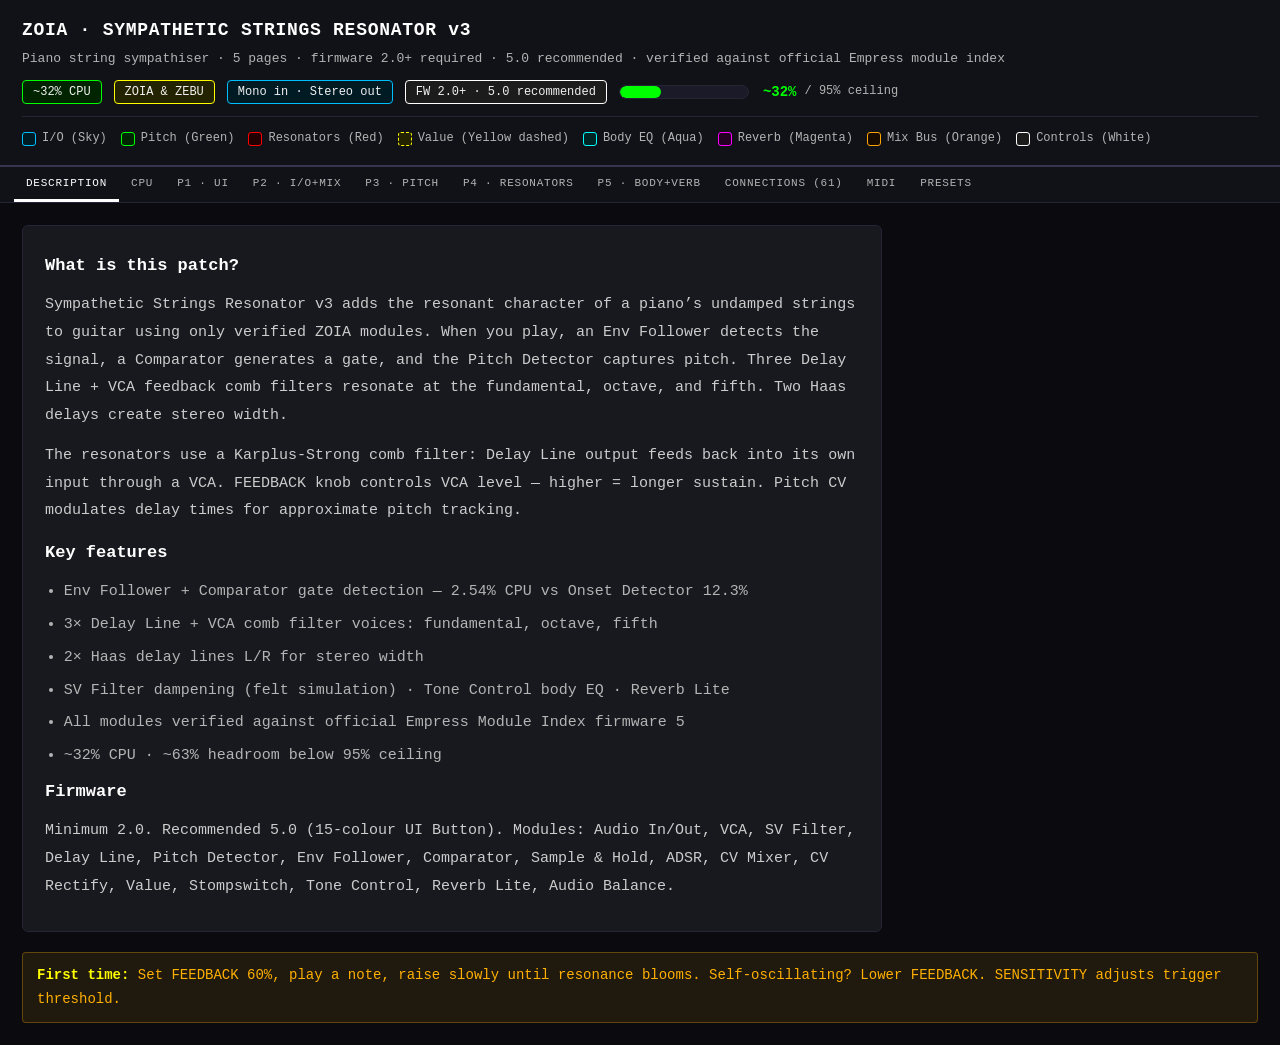
<file: sympathetic-strings-resonator/docs/inline/patch-explorer.html>
<!DOCTYPE html>
<html lang="en">
<head>
<meta charset="UTF-8">
<meta name="viewport" content="width=device-width,initial-scale=1">
<title>ZOIA Sympathetic Strings v3 — Patch Explorer (Inline)</title>
<style>
/* ================================================================
   ZOIA Sympathetic Strings v3 — Patch Explorer Stylesheet
   WCAG AAA 7:1 contrast verified on all text.
   Shared between inline and linked HTML variants.
   ================================================================ */
*,*::before,*::after{box-sizing:border-box;margin:0;padding:0}

:root{
  /* 15 ZOIA LED colours (official hex) */
  --c-red:#FF0000; --c-orange:#FFA500; --c-mango:#FFB000; --c-yellow:#FFFF00;
  --c-lime:#AFFF00; --c-green:#00FF00; --c-surf:#00FF99; --c-aqua:#00FFFF;
  --c-sky:#00BFFF; --c-blue:#0000FF; --c-purple:#7F00FF; --c-magenta:#FF00FF;
  --c-pink:#FF69B4; --c-peach:#FFDAB9; --c-white:#FFFFFF;

  /* Dark-tinted module backgrounds (14% of colour luminance + black base) */
  --bg-red:#230000; --bg-orange:#170b00; --bg-mango:#180f00; --bg-yellow:#232300;
  --bg-lime:#181e00; --bg-green:#002300; --bg-surf-bg:#002316; --bg-aqua:#002323;
  --bg-sky:#001b23; --bg-blue:#000023; --bg-purple:#0e0023; --bg-magenta:#230023;
  --bg-pink:#230014; --bg-peach:#231e17; --bg-white:#1c1c1c;

  /* Page surfaces */
  --bg-page:#0a0a0f; --bg-surf1:#111118; --bg-surf2:#18181f;
  --bdr1:#252535; --bdr2:#353550;

  /* WCAG AAA 7:1 verified text colours */
  --text-primary:#f0f0f0;       /* 14-17:1 on all tinted module bgs */
  --text-secondary:#cccccc;     /* 11:1 on --bg-page */
  --text-muted:#b4b4b4;         /* 9.53:1 on --bg-page — replaces all #666/#555/#444 */

  /* Module accent text — lightened to 7:1+ on their specific bg */
  --txt-red-name:#ffcccc;       /* 13.78:1 on #230000 */
  --txt-red-zoia:#ff8080;       /* 8.07:1 on #230000 */
  --txt-mag-name:#ffccff;       /* 13.99:1 on #230023 */
  --txt-mag-zoia:#ff88ff;       /* 9.32:1 on #230023 */
  --txt-red-nav:#ff8080;        /* 7.74:1 on #111118 */
  --txt-mag-nav:#ff88ff;        /* 9.15:1 on #111118 */
}

/* ── Base ── */
body{font-family:'Courier New',Courier,monospace;font-size:16px;line-height:1.6;
     background:var(--bg-page);color:var(--text-secondary);min-height:100vh}

/* ── Skip link ── */
.skip-link{position:absolute;left:-9999px;top:0;background:#fff;color:#000;
  padding:10px 18px;z-index:9999;border-radius:0 0 6px 0;font-weight:700;font-size:1rem}
.skip-link:focus{left:0}

/* ── Header ── */
header{background:var(--bg-surf1);border-bottom:2px solid var(--bdr2);padding:16px 22px}
.h-patch{font-size:1.125rem;font-weight:700;color:#fff;letter-spacing:.04em}
.h-sub{font-size:0.8125rem;color:var(--text-muted);margin-top:4px}
.h-meta{display:flex;gap:12px;flex-wrap:wrap;margin-top:10px;align-items:center}

.badge{display:inline-flex;align-items:center;gap:4px;padding:3px 10px;
  border-radius:4px;font-size:0.75rem;border:1px solid;line-height:1.4}
.badge-green  {background:var(--bg-green);  border-color:var(--c-green);  color:var(--text-primary)}
.badge-yellow {background:var(--bg-yellow); border-color:var(--c-yellow); color:var(--text-primary)}
.badge-sky    {background:var(--bg-sky);    border-color:var(--c-sky);    color:var(--text-primary)}
.badge-white  {background:var(--bg-white);  border-color:var(--c-white);  color:var(--text-primary)}

.cpu-bar-wrap{width:130px;height:14px;background:#1a1a28;border-radius:7px;
  overflow:hidden;border:1px solid var(--bdr1)}
.cpu-bar{height:100%;border-radius:7px}
.cpu-num{font-size:0.875rem;color:var(--c-green);font-weight:700;margin-left:6px}

.colour-legend{display:flex;gap:14px;flex-wrap:wrap;margin-top:12px;
  padding-top:12px;border-top:1px solid var(--bdr1)}
.cl-item{display:flex;align-items:center;gap:6px;font-size:0.75rem}
.cl-swatch{width:14px;height:14px;border-radius:3px;border:1px solid;flex-shrink:0}
.cl-label{color:var(--text-muted)}

/* ── Navigation ── */
nav.tabs{background:var(--bg-surf1);border-bottom:1px solid var(--bdr1);
  display:flex;flex-wrap:wrap;padding:0 14px}
.nb{background:none;border:none;color:var(--text-muted);font-family:inherit;
  font-size:0.6875rem;letter-spacing:.07em;padding:10px 12px;cursor:pointer;
  border-bottom:3px solid transparent;text-transform:uppercase;
  transition:color .15s,border-color .15s;white-space:nowrap}
.nb:hover{color:#fff}
.nb:focus{outline:2px solid var(--c-sky);outline-offset:2px}
.nb.on{color:#fff;border-bottom-color:#fff}
.nb-p1.on{border-bottom-color:var(--c-white);  color:var(--text-primary)}
.nb-p2.on{border-bottom-color:var(--c-sky);    color:var(--c-sky)}
.nb-p3.on{border-bottom-color:var(--c-green);  color:var(--c-green)}
.nb-p4.on{border-bottom-color:var(--c-red);    color:var(--txt-red-nav)}
.nb-p5.on{border-bottom-color:var(--c-aqua);   color:var(--c-aqua)}

/* ── Pages ── */
.page{display:none;padding:22px}
.page.on{display:block}
.pg-intro{font-size:0.875rem;color:var(--text-muted);padding:10px 14px;
  background:var(--bg-surf2);border-radius:4px;border-left:3px solid var(--bdr2);
  margin-bottom:20px;line-height:1.75}

/* ── Section labels ── */
.sec{font-size:0.75rem;letter-spacing:.1em;text-transform:uppercase;
  color:var(--text-muted);margin-bottom:12px;display:flex;align-items:center;gap:8px}
.sec::after{content:'';flex:1;height:1px;background:var(--bdr1)}

/* ── Module grid ── */
.mgrid{display:grid;grid-template-columns:repeat(auto-fill,minmax(280px,1fr));
  gap:12px;margin-bottom:20px}
.mgrid-wide{grid-template-columns:repeat(auto-fill,minmax(340px,1fr))}

/* ── Module card ── */
.mod{border-radius:6px;border:1px solid;overflow:hidden}
.mod-hd{padding:8px 12px 6px;border-bottom:1px solid rgba(255,255,255,.08);
  display:flex;align-items:baseline;gap:8px;flex-wrap:wrap}
.mod-zoia{font-size:0.6875rem;font-weight:700;text-transform:uppercase;letter-spacing:.06em}
.mod-name{font-size:0.875rem;font-weight:700;flex:1}
.mod-cpu{font-size:0.6875rem;color:var(--c-green);margin-left:auto}
.mod-body{padding:10px 12px;font-size:0.8125rem;line-height:1.8;color:var(--text-muted)}

/* Port rows */
.pr{display:flex;align-items:baseline;gap:5px;line-height:1.7;flex-wrap:wrap}
.pd{font-size:0.6875rem;color:var(--text-muted);min-width:56px;
  text-transform:uppercase;flex-shrink:0}
.pn{font-weight:700;color:var(--text-primary);font-size:0.8125rem;flex-shrink:0}
.ps{color:var(--text-muted);font-size:0.75rem;flex:1}
.pp   {font-size:0.75rem;color:var(--c-sky);   margin-left:auto;white-space:nowrap;font-weight:700}
.pp.cv{font-size:0.75rem;color:var(--c-yellow);margin-left:auto;white-space:nowrap;font-weight:700}
.db{display:inline-block;background:rgba(255,255,255,.07);border:1px solid rgba(255,255,255,.12);
  border-radius:3px;padding:1px 6px;font-size:0.75rem;color:var(--text-primary)}

/* Tags */
.midi-tag{display:inline-flex;align-items:center;gap:5px;background:rgba(0,255,153,.1);
  border:1px solid rgba(0,255,153,.35);border-radius:3px;padding:3px 8px;
  font-size:0.75rem;color:var(--c-surf);margin-top:5px}
.midi-dot{width:6px;height:6px;background:var(--c-surf);border-radius:50%;flex-shrink:0}
.warn-tag{display:inline-flex;align-items:center;gap:4px;background:rgba(255,0,0,.1);
  border:1px solid rgba(255,0,0,.3);border-radius:3px;padding:3px 8px;
  font-size:0.75rem;color:#ffcccc;margin-top:5px}
.info-tag{display:inline-flex;align-items:center;gap:4px;background:rgba(0,191,255,.1);
  border:1px solid rgba(0,191,255,.3);border-radius:3px;padding:3px 8px;
  font-size:0.75rem;color:var(--c-sky);margin-top:5px}

/* ── Module colour classes ── */
.m-io{background:var(--bg-sky);border-color:var(--c-sky)}
.m-io .mod-zoia{color:var(--c-sky)} .m-io .mod-name{color:var(--text-primary)}
.m-pitch{background:var(--bg-green);border-color:var(--c-green)}
.m-pitch .mod-zoia{color:var(--c-green)} .m-pitch .mod-name{color:var(--text-primary)}
.m-res{background:var(--bg-red);border-color:var(--c-red)}
.m-res .mod-zoia{color:var(--txt-red-zoia)} .m-res .mod-name{color:var(--txt-red-name)}
.m-body{background:var(--bg-aqua);border-color:var(--c-aqua)}
.m-body .mod-zoia{color:var(--c-aqua)} .m-body .mod-name{color:var(--text-primary)}
.m-rev{background:var(--bg-magenta);border-color:var(--c-magenta)}
.m-rev .mod-zoia{color:var(--txt-mag-zoia)} .m-rev .mod-name{color:var(--txt-mag-name)}
.m-mix{background:var(--bg-orange);border-color:var(--c-orange)}
.m-mix .mod-zoia{color:var(--c-orange)} .m-mix .mod-name{color:var(--text-primary)}
.m-ctrl{background:var(--bg-white);border-color:var(--c-white)}
.m-ctrl .mod-zoia{color:var(--text-muted)} .m-ctrl .mod-name{color:var(--text-primary)}
.m-val{background:var(--bg-yellow);border-color:var(--c-yellow);border-style:dashed}
.m-val .mod-zoia{color:var(--c-mango)} .m-val .mod-name{color:var(--c-yellow)}

/* ── Ratio table ── */
.rt{width:100%;border-collapse:collapse;font-size:0.8125rem;margin-top:6px}
.rt th{text-align:left;padding:3px 5px;border-bottom:1px solid var(--bdr1);
  color:var(--text-muted);font-size:0.75rem}
.rt td{padding:3px 5px;color:var(--text-muted);
  border-bottom:1px solid rgba(255,255,255,.03)}
.rt .hi{color:var(--c-yellow);font-weight:700}
.rt td:last-child{color:var(--c-aqua);text-align:right}

/* inline variant: svg is child element */
/* linked variant: img tag */

/* ── CPU section ── */
.cpu-section{background:var(--bg-surf2);border:1px solid var(--bdr1);
  border-radius:6px;padding:18px;margin-bottom:20px}
.cpu-row{display:flex;align-items:center;gap:12px;margin-bottom:7px}
.cpu-label{width:260px;font-size:0.8125rem;color:var(--text-muted);flex-shrink:0}
.cpu-track{flex:1;height:9px;background:var(--bdr1);border-radius:5px;overflow:hidden}
.cpu-fill{height:100%;border-radius:5px}
.cpu-val{width:44px;text-align:right;font-size:0.8125rem;font-weight:700;flex-shrink:0}
.cpu-total{margin-top:12px;padding-top:12px;border-top:1px solid var(--bdr2);
  display:flex;justify-content:space-between;font-size:1rem;font-weight:700}
.cpu-note{font-size:0.8125rem;color:var(--text-muted);margin-top:10px;line-height:1.75}

/* ── Connections ── */
.cx-filters{margin-bottom:12px;display:flex;gap:8px;flex-wrap:wrap}
.cx-filter-btn{background:var(--bg-surf2);border:1px solid var(--bdr1);
  color:var(--text-muted);border-radius:4px;padding:5px 14px;font-family:inherit;
  font-size:0.75rem;cursor:pointer;text-transform:uppercase;letter-spacing:.06em;
  transition:color .15s,border-color .15s}
.cx-filter-btn:hover{color:#fff;border-color:var(--bdr2)}
.cx-filter-btn:focus{outline:2px solid var(--c-sky)}
.cx-filter-btn.on{color:#fff;border-color:var(--c-sky)}
.cx-table{width:100%;border-collapse:collapse;font-size:0.8125rem;margin-bottom:20px}
.cx-table th{text-align:left;padding:7px 9px;background:var(--bg-surf2);
  border:1px solid var(--bdr1);color:var(--text-muted);font-size:0.75rem;
  letter-spacing:.05em;text-transform:uppercase}
.cx-table td{padding:6px 9px;border:1px solid var(--bdr1);
  color:var(--text-secondary);vertical-align:top}
.cx-table tr:nth-child(even) td{background:rgba(255,255,255,.02)}
.cx-audio td:first-child{border-left:3px solid var(--c-sky)}
.cx-cv    td:first-child{border-left:3px solid var(--c-yellow)}
.cx-type-audio{color:var(--c-sky);font-weight:700}
.cx-type-cv   {color:var(--c-yellow);font-weight:700}
.cx-pct{font-weight:700;color:var(--c-green)}

/* ── MIDI table ── */
.midi-table{width:100%;border-collapse:collapse;font-size:0.8125rem;margin-bottom:20px}
.midi-table th{text-align:left;padding:7px 9px;background:var(--bg-surf2);
  border:1px solid var(--bdr1);color:var(--text-muted);font-size:0.75rem;
  text-transform:uppercase}
.midi-table td{padding:6px 9px;border:1px solid var(--bdr1);color:var(--text-secondary)}
.midi-table tr:nth-child(even) td{background:rgba(255,255,255,.02)}
.midi-cc{font-weight:700;color:var(--c-surf)}

/* ── Presets ── */
.preset-grid{display:grid;grid-template-columns:repeat(auto-fill,minmax(260px,1fr));
  gap:12px;margin-bottom:20px}
.preset-card{background:var(--bg-surf2);border:1px solid var(--bdr1);
  border-radius:6px;padding:14px;cursor:pointer;transition:border-color .15s}
.preset-card:hover,.preset-card:focus{border-color:var(--c-aqua);
  outline:2px solid var(--c-aqua);outline-offset:2px}
.preset-name{font-size:1rem;font-weight:700;color:#fff;margin-bottom:5px}
.preset-desc{font-size:0.8125rem;color:var(--text-muted);margin-bottom:10px;line-height:1.6}
.preset-vals{display:grid;grid-template-columns:1fr 1fr;gap:3px;
  font-size:0.75rem;color:var(--text-muted)}
.preset-vals span{color:var(--c-yellow);font-weight:700}
.preset-detail-vals{display:grid;grid-template-columns:repeat(auto-fill,minmax(180px,1fr));gap:10px}
.preset-val-card{background:var(--bg-surf1);border:1px solid var(--bdr1);
  border-radius:4px;padding:10px}
.preset-val-key{font-size:0.75rem;color:var(--text-muted);text-transform:uppercase;
  letter-spacing:.07em}
.preset-val-num{font-size:1.375rem;font-weight:700;color:var(--c-yellow);margin-top:2px}

/* ── Description block ── */
.desc-block{background:var(--bg-surf2);border:1px solid var(--bdr1);border-radius:6px;
  padding:18px 22px;margin-bottom:20px;font-size:0.9375rem;line-height:1.85;
  color:var(--text-secondary);max-width:860px}
.desc-block h3{color:#fff;font-size:1.0625rem;margin-bottom:10px;margin-top:6px}
.desc-block p{margin-bottom:12px}
.desc-block ul{margin-left:1.25em;color:var(--text-muted)}
.desc-block li{margin-bottom:5px}

/* ── Utility ── */
.sep{height:1px;background:var(--bdr1);margin:18px 0}
.tip{background:rgba(255,176,0,.09);border:1px solid rgba(255,176,0,.3);border-radius:4px;
  padding:10px 14px;font-size:0.875rem;color:var(--c-mango);line-height:1.75;margin-top:12px}
.tip b{color:var(--c-yellow)}
.note{background:rgba(0,191,255,.09);border:1px solid rgba(0,191,255,.3);border-radius:4px;
  padding:10px 14px;font-size:0.875rem;color:var(--c-sky);line-height:1.75;margin-top:12px}

/* Colour-blind safe: shape + colour for signal type */
.cb-audio::before{content:'\25B6\00A0';color:var(--c-sky)}
.cb-cv::before   {content:'\29C6\00A0';color:var(--c-yellow)}

/* ── Responsive ── */
@media(max-width:600px){
  .mgrid{grid-template-columns:1fr}
  .cpu-label{width:150px;font-size:0.75rem}
  header{padding:12px 14px}
}
@media(prefers-contrast:high){
  :root{--bdr1:#888;--bdr2:#aaa;--bg-surf1:#000;--bg-surf2:#0a0a0a}
}
@media(prefers-reduced-motion:reduce){
  *{transition:none!important;animation:none!important}
}


/* ═══════════════════════════════════════════════════════
   ZOIA HTML Grid System — replaces SVG grid layouts
   8-column CSS grid · 5 rows · responsive width · max-height
   ═══════════════════════════════════════════════════════ */

/* Outer wrapper: page number strip + title + description + grid */
.zoia-grid-section {
  margin-bottom: 24px;
}

/* Page header: page number badge + title on one line */
.zoia-grid-header {
  display: flex;
  align-items: baseline;
  gap: 12px;
  margin-bottom: 6px;
  flex-wrap: wrap;
}
.zoia-page-badge {
  font-size: 0.75rem;
  font-weight: 700;
  letter-spacing: 0.1em;
  text-transform: uppercase;
  padding: 3px 10px;
  border-radius: 4px;
  border: 1px solid;
  flex-shrink: 0;
  font-family: 'Courier New', Courier, monospace;
}
.zoia-grid-title {
  font-size: 1rem;
  font-weight: 700;
  color: #fff;
  font-family: 'Courier New', Courier, monospace;
}
.zoia-grid-desc {
  font-size: 0.8125rem;
  color: var(--text-muted);
  margin-bottom: 10px;
  line-height: 1.6;
  font-family: 'Courier New', Courier, monospace;
}

/* Grid container */
.zoia-grid {
  display: grid;
  grid-template-columns: repeat(8, 1fr);
  grid-template-rows: repeat(5, 1fr);
  gap: 4px;
  background: var(--bg-surf2);
  border: 1px solid var(--bdr1);
  border-radius: 6px;
  padding: 12px;
  /* Auto width — fills container. Max height constrains vertical size. */
  width: 100%;
  max-height: 400px;
  aspect-ratio: 8 / 5;
  box-sizing: border-box;
  overflow: hidden;
}

/* Empty cell */
.zg-empty {
  background: #1a1a1a;
  border: 0.5px solid #282828;
  border-radius: 3px;
  min-width: 0;
  min-height: 0;
}

/* Module cell — base */
.zg-mod {
  border-radius: 5px;
  border: 1.5px solid;
  display: flex;
  flex-direction: column;
  justify-content: center;
  align-items: center;
  padding: 4px 6px;
  position: relative;
  overflow: hidden;
  min-width: 0;
  min-height: 0;
  text-align: center;
}

/* Module cell text */
.zg-name {
  font-family: 'Courier New', Courier, monospace;
  font-size: clamp(0.5rem, 1.4vw, 0.75rem);
  font-weight: 700;
  line-height: 1.2;
  text-transform: uppercase;
  letter-spacing: 0.03em;
  overflow: hidden;
  text-overflow: ellipsis;
  white-space: nowrap;
  max-width: 100%;
}
.zg-sub {
  font-family: 'Courier New', Courier, monospace;
  font-size: clamp(0.4rem, 1.1vw, 0.625rem);
  line-height: 1.2;
  opacity: 0.85;
  overflow: hidden;
  text-overflow: ellipsis;
  white-space: nowrap;
  max-width: 100%;
  margin-top: 1px;
}

/* Block count badge — bottom-right */
.zg-badge {
  position: absolute;
  bottom: 3px;
  right: 3px;
  font-family: 'Courier New', Courier, monospace;
  font-size: clamp(0.4rem, 1.0vw, 0.5625rem);
  font-weight: 700;
  padding: 1px 4px;
  border-radius: 3px;
  border: 1px solid;
  line-height: 1.3;
  opacity: 0.9;
}

/* ── Module colour themes — matches document module card colours exactly ── */

/* I/O — Sky */
.zg-blue { background: var(--bg-sky); border-color: var(--c-sky); }
.zg-blue .zg-name { color: var(--text-primary); }
.zg-blue .zg-sub  { color: var(--text-primary); }
.zg-blue .zg-badge { background: var(--bg-sky); border-color: var(--c-sky); color: var(--c-sky); }

/* Pitch tracking — Green */
.zg-green { background: var(--bg-green); border-color: var(--c-green); }
.zg-green .zg-name { color: var(--text-primary); }
.zg-green .zg-sub  { color: var(--text-primary); }
.zg-green .zg-badge { background: var(--bg-green); border-color: var(--c-green); color: var(--c-green); }

/* Resonators — Red */
.zg-red { background: var(--bg-red); border-color: var(--c-red); }
.zg-red .zg-name { color: var(--txt-red-name); }
.zg-red .zg-sub  { color: var(--txt-red-name); }
.zg-red .zg-badge { background: var(--bg-red); border-color: var(--c-red); color: var(--txt-red-zoia); }

/* Value / scaling — Yellow dashed */
.zg-yellow { background: var(--bg-yellow); border-color: var(--c-yellow); border-style: dashed; }
.zg-yellow .zg-name { color: var(--c-yellow); }
.zg-yellow .zg-sub  { color: var(--c-yellow); }
.zg-yellow .zg-badge { background: var(--bg-yellow); border-color: var(--c-yellow); color: var(--c-yellow); border-style: solid; }

/* Body EQ — Aqua */
.zg-aqua { background: var(--bg-aqua); border-color: var(--c-aqua); }
.zg-aqua .zg-name { color: var(--text-primary); }
.zg-aqua .zg-sub  { color: var(--text-primary); }
.zg-aqua .zg-badge { background: var(--bg-aqua); border-color: var(--c-aqua); color: var(--c-aqua); }

/* Reverb — Magenta */
.zg-magenta { background: var(--bg-magenta); border-color: var(--c-magenta); }
.zg-magenta .zg-name { color: var(--txt-mag-name); }
.zg-magenta .zg-sub  { color: var(--txt-mag-name); }
.zg-magenta .zg-badge { background: var(--bg-magenta); border-color: var(--c-magenta); color: var(--txt-mag-zoia); }

/* Mix Bus — Orange */
.zg-orange { background: var(--bg-orange); border-color: var(--c-orange); }
.zg-orange .zg-name { color: var(--text-primary); }
.zg-orange .zg-sub  { color: var(--text-primary); }
.zg-orange .zg-badge { background: var(--bg-orange); border-color: var(--c-orange); color: var(--c-orange); }

/* Controls — White */
.zg-white { background: var(--bg-white); border-color: var(--c-white); }
.zg-white .zg-name { color: var(--text-primary); }
.zg-white .zg-sub  { color: var(--text-primary); }
.zg-white .zg-badge { background: var(--bg-white); border-color: var(--c-white); color: var(--c-white); }

/* Page badge colour themes */
.badge-page-p1 { background: var(--bg-white);   border-color: var(--c-white);   color: var(--text-primary); }
.badge-page-p2 { background: var(--bg-sky);     border-color: var(--c-sky);     color: var(--text-primary); }
.badge-page-p3 { background: var(--bg-green);   border-color: var(--c-green);   color: var(--text-primary); }
.badge-page-p4 { background: var(--bg-red);     border-color: var(--c-red);     color: var(--txt-red-name); }
.badge-page-p5 { background: var(--bg-aqua);    border-color: var(--c-aqua);    color: var(--text-primary); }

/* Grid legend */
.zoia-grid-legend {
  display: flex;
  gap: 16px;
  flex-wrap: wrap;
  margin-top: 8px;
  padding-top: 8px;
  border-top: 1px solid var(--bdr1);
  font-size: 0.75rem;
  color: var(--text-muted);
  font-family: 'Courier New', Courier, monospace;
}
.zg-legend-item {
  display: flex;
  align-items: center;
  gap: 6px;
}
.zg-legend-swatch {
  width: 14px;
  height: 14px;
  border-radius: 3px;
  border: 1px solid;
  flex-shrink: 0;
}

/* Responsive: on very narrow screens let grid scroll horizontally */
@media (max-width: 480px) {
  .zoia-grid {
    max-height: none;
    aspect-ratio: auto;
    min-height: 300px;
    overflow-x: auto;
    grid-template-columns: repeat(8, minmax(44px, 1fr));
  }
}

</style>
</head>
<body>
<a href="#main" class="skip-link">Skip to main content</a>
<header>
  <div class="h-patch">ZOIA &middot; SYMPATHETIC STRINGS RESONATOR v3</div>
  <div class="h-sub">Piano string sympathiser &middot; 5 pages &middot; firmware 2.0+ required &middot; 5.0 recommended &middot; verified against official Empress module index</div>
  <div class="h-meta">
    <span class="badge badge-green">~32% CPU</span>
    <span class="badge badge-yellow">ZOIA &amp; ZEBU</span>
    <span class="badge badge-sky">Mono in &middot; Stereo out</span>
    <span class="badge badge-white">FW 2.0+ &middot; 5.0 recommended</span>
    <div style="display:flex;align-items:center;gap:8px">
      <div class="cpu-bar-wrap" role="progressbar" aria-valuenow="32"
           aria-valuemin="0" aria-valuemax="100" aria-label="CPU usage 32 percent">
        <div class="cpu-bar" style="width:32%;background:var(--c-green)"></div>
      </div>
      <span class="cpu-num">~32%</span>
      <span style="font-size:0.75rem;color:var(--text-muted)">/ 95% ceiling</span>
    </div>
  </div>
  <div class="colour-legend" aria-label="Module colour legend">
    <div class="cl-item"><div class="cl-swatch" style="background:#001b23;border-color:#00BFFF"></div><span class="cl-label">I/O (Sky)</span></div>
    <div class="cl-item"><div class="cl-swatch" style="background:#002300;border-color:#00FF00"></div><span class="cl-label">Pitch (Green)</span></div>
    <div class="cl-item"><div class="cl-swatch" style="background:#230000;border-color:#FF0000"></div><span class="cl-label">Resonators (Red)</span></div>
    <div class="cl-item"><div class="cl-swatch" style="background:#232300;border-color:#FFFF00;border-style:dashed"></div><span class="cl-label">Value (Yellow dashed)</span></div>
    <div class="cl-item"><div class="cl-swatch" style="background:#002323;border-color:#00FFFF"></div><span class="cl-label">Body EQ (Aqua)</span></div>
    <div class="cl-item"><div class="cl-swatch" style="background:#230023;border-color:#FF00FF"></div><span class="cl-label">Reverb (Magenta)</span></div>
    <div class="cl-item"><div class="cl-swatch" style="background:#170b00;border-color:#FFA500"></div><span class="cl-label">Mix Bus (Orange)</span></div>
    <div class="cl-item"><div class="cl-swatch" style="background:#1c1c1c;border-color:#FFFFFF"></div><span class="cl-label">Controls (White)</span></div>
  </div>
</header>
<nav class="tabs" aria-label="Patch sections">
  <button class="nb on" onclick="show('desc')"    id="tab-desc">DESCRIPTION</button>
  <button class="nb"    onclick="show('cpu')"     id="tab-cpu">CPU</button>
  <button class="nb nb-p1" onclick="show('p1')"   id="tab-p1">P1 &middot; UI</button>
  <button class="nb nb-p2" onclick="show('p2')"   id="tab-p2">P2 &middot; I/O+MIX</button>
  <button class="nb nb-p3" onclick="show('p3')"   id="tab-p3">P3 &middot; PITCH</button>
  <button class="nb nb-p4" onclick="show('p4')"   id="tab-p4">P4 &middot; RESONATORS</button>
  <button class="nb nb-p5" onclick="show('p5')"   id="tab-p5">P5 &middot; BODY+VERB</button>
  <button class="nb"    onclick="show('cx')"      id="tab-cx">CONNECTIONS (61)</button>
  <button class="nb"    onclick="show('midi')"    id="tab-midi">MIDI</button>
  <button class="nb"    onclick="show('presets')" id="tab-presets">PRESETS</button>
</nav>
<main id="main">
<div id="page-desc" class="page on">
<div class="desc-block">
  <h3>What is this patch?</h3>
  <p>Sympathetic Strings Resonator v3 adds the resonant character of a piano&rsquo;s undamped strings to guitar using only verified ZOIA modules. When you play, an Env Follower detects the signal, a Comparator generates a gate, and the Pitch Detector captures pitch. Three Delay Line + VCA feedback comb filters resonate at the fundamental, octave, and fifth. Two Haas delays create stereo width.</p>
  <p>The resonators use a Karplus-Strong comb filter: Delay Line output feeds back into its own input through a VCA. FEEDBACK knob controls VCA level &mdash; higher = longer sustain. Pitch CV modulates delay times for approximate pitch tracking.</p>
  <h3>Key features</h3>
  <ul>
    <li>Env Follower + Comparator gate detection &mdash; 2.54% CPU vs Onset Detector 12.3%</li>
    <li>3&times; Delay Line + VCA comb filter voices: fundamental, octave, fifth</li>
    <li>2&times; Haas delay lines L/R for stereo width</li>
    <li>SV Filter dampening (felt simulation) &middot; Tone Control body EQ &middot; Reverb Lite</li>
    <li>All modules verified against official Empress Module Index firmware 5</li>
    <li>~32% CPU &middot; ~63% headroom below 95% ceiling</li>
  </ul>
  <h3>Firmware</h3>
  <p>Minimum 2.0. Recommended 5.0 (15-colour UI Button). Modules: Audio In/Out, VCA, SV Filter, Delay Line, Pitch Detector, Env Follower, Comparator, Sample &amp; Hold, ADSR, CV Mixer, CV Rectify, Value, Stompswitch, Tone Control, Reverb Lite, Audio Balance.</p>
</div>
<div class="tip"><b>First time:</b> Set FEEDBACK 60%, play a note, raise slowly until resonance blooms. Self-oscillating? Lower FEEDBACK. SENSITIVITY adjusts trigger threshold.</div>
</div>
<div id="page-cpu" class="page">
<div class="pg-intro">All DSP figures from official Empress Module Index firmware 5. ~32% total vs ~68% v2.</div>
<div class="cpu-section">
  <div class="sec">Module cost breakdown</div>
  <div class="cpu-row"><span class="cpu-label">Delay Line &times;5 (2.0% each)</span><div class="cpu-track"><div class="cpu-fill" style="width:10%;background:#FF0000"></div></div><span class="cpu-val" style="color:#FF0000">10.0%</span></div>
  <div class="cpu-row"><span class="cpu-label">Reverb Lite (6.0&ndash;7.0%)</span><div class="cpu-track"><div class="cpu-fill" style="width:6.5%;background:var(--txt-mag-zoia)"></div></div><span class="cpu-val" style="color:var(--txt-mag-zoia)">6.5%</span></div>
  <div class="cpu-row"><span class="cpu-label">Env Follower (2.5%)</span><div class="cpu-track"><div class="cpu-fill" style="width:2.5%;background:#00FF00"></div></div><span class="cpu-val" style="color:#00FF00">2.5%</span></div>
  <div class="cpu-row"><span class="cpu-label">Pitch Detector (2.3%)</span><div class="cpu-track"><div class="cpu-fill" style="width:2.3%;background:#00FF99"></div></div><span class="cpu-val" style="color:#00FF99">2.3%</span></div>
  <div class="cpu-row"><span class="cpu-label">Tone Control (2.2%)</span><div class="cpu-track"><div class="cpu-fill" style="width:2.2%;background:#00FFFF"></div></div><span class="cpu-val" style="color:#00FFFF">2.2%</span></div>
  <div class="cpu-row"><span class="cpu-label">SV Filter &times;2 (1.0% each)</span><div class="cpu-track"><div class="cpu-fill" style="width:2%;background:#00BFFF"></div></div><span class="cpu-val" style="color:#00BFFF">2.0%</span></div>
  <div class="cpu-row"><span class="cpu-label">VCA &times;5 feedback + 2 reverb (0.3%)</span><div class="cpu-track"><div class="cpu-fill" style="width:1.5%;background:#FFA500"></div></div><span class="cpu-val" style="color:#FFA500">1.5%</span></div>
  <div class="cpu-row"><span class="cpu-label">Value &times;9 (0.15% each)</span><div class="cpu-track"><div class="cpu-fill" style="width:1.35%;background:#e0e0e0"></div></div><span class="cpu-val" style="color:#e0e0e0">1.35%</span></div>
  <div class="cpu-row"><span class="cpu-label">Audio Balance (0.8%) + VCA Wet/Dry (0.6%)</span><div class="cpu-track"><div class="cpu-fill" style="width:1.4%;background:#FFA500"></div></div><span class="cpu-val" style="color:#FFA500">1.4%</span></div>
  <div class="cpu-row"><span class="cpu-label">Audio In (0.3%) + Audio Out (1.0%)</span><div class="cpu-track"><div class="cpu-fill" style="width:1.3%;background:#00BFFF"></div></div><span class="cpu-val" style="color:#00BFFF">1.3%</span></div>
  <div class="cpu-row"><span class="cpu-label">S&amp;H, ADSR, CV Mixer, CV Rectify, Comparator</span><div class="cpu-track"><div class="cpu-fill" style="width:0.6%;background:#FFFF00"></div></div><span class="cpu-val" style="color:#FFFF00">0.6%</span></div>
  <div class="cpu-row"><span class="cpu-label">Stompswitches &times;3 (0.1% each)</span><div class="cpu-track"><div class="cpu-fill" style="width:0.3%;background:#e0e0e0"></div></div><span class="cpu-val" style="color:#e0e0e0">0.3%</span></div>
  <div class="cpu-total"><span>TOTAL v3</span><span style="color:var(--c-green)">~32%</span></div>
  <div class="cpu-total" style="font-size:0.875rem;font-weight:400;border-top:none;padding-top:0;margin-top:4px">
    <span style="color:var(--text-muted)">Headroom to 95% ceiling</span>
    <span style="color:var(--c-green);font-weight:700">~63%</span></div>
  <div class="cpu-note">Savings vs v2: Resonators &times;4 removed (was 36%) &rarr; Delay+VCA (11.5%) = &minus;24.5%. Onset Detector (12.3%) &rarr; Env Follower+Comparator (2.54%) = &minus;9.76%. Chorus (6&ndash;10%) removed = &minus;8%. Official DSP from Empress Module Index firmware 5.</div>
</div>
</div>
<div id="page-p1" class="page">
<div class="pg-intro" style="border-left-color:var(--c-white)">Page 1 &mdash; 9 Value modules (2 blocks each = 18 blocks) + 3 Stompswitch (1 block each = 3 blocks). Total: 21 of 40 blocks. All outputs are CV only. Block count badge shown in each cell&rsquo;s top-right corner.</div>
<div class="zoia-grid-section" id="grid-p1">
  <div class="zoia-grid-header">
    <span class="zoia-page-badge badge-page-p1">P1</span>
    <span class="zoia-grid-title">P1 — UI Controls</span>
  </div>
  <div class="zoia-grid-desc">9 Value modules (2 blocks each) · 3 Stompswitch (1 block) · 21 of 40 blocks · All CV output</div>
  <div class="zoia-grid" role="img" aria-label="P1 — UI Controls ZOIA grid layout, 8 columns by 5 rows">
    <div class="zg-mod zg-white" style="grid-column:1/span 2;grid-row:1/span 1;" role="img" aria-label="PITCH ±24st 2 blocks"><span class="zg-name">PITCH</span><span class="zg-sub">±24st</span><span class="zg-badge" aria-label="2 blocks">2</span></div><div class="zg-mod zg-white" style="grid-column:3/span 2;grid-row:1/span 1;" role="img" aria-label="FEEDBACK 0–95% 2 blocks"><span class="zg-name">FEEDBACK</span><span class="zg-sub">0–95%</span><span class="zg-badge" aria-label="2 blocks">2</span></div><div class="zg-mod zg-white" style="grid-column:5/span 2;grid-row:1/span 1;" role="img" aria-label="SPREAD 1–30ms 2 blocks"><span class="zg-name">SPREAD</span><span class="zg-sub">1–30ms</span><span class="zg-badge" aria-label="2 blocks">2</span></div><div class="zg-mod zg-white" style="grid-column:7/span 2;grid-row:1/span 1;" role="img" aria-label="DAMPENING 200–8k 2 blocks"><span class="zg-name">DAMPENING</span><span class="zg-sub">200–8k</span><span class="zg-badge" aria-label="2 blocks">2</span></div><div class="zg-mod zg-white" style="grid-column:1/span 2;grid-row:2/span 1;" role="img" aria-label="SENSITIVITY 5–90% 2 blocks"><span class="zg-name">SENSITIVITY</span><span class="zg-sub">5–90%</span><span class="zg-badge" aria-label="2 blocks">2</span></div><div class="zg-mod zg-white" style="grid-column:3/span 2;grid-row:2/span 1;" role="img" aria-label="PIANO SIZE 0–100% 2 blocks"><span class="zg-name">PIANO SIZE</span><span class="zg-sub">0–100%</span><span class="zg-badge" aria-label="2 blocks">2</span></div><div class="zg-mod zg-white" style="grid-column:5/span 2;grid-row:2/span 1;" role="img" aria-label="REVERB LVL 0–100% 2 blocks"><span class="zg-name">REVERB LVL</span><span class="zg-sub">0–100%</span><span class="zg-badge" aria-label="2 blocks">2</span></div><div class="zg-mod zg-white" style="grid-column:7/span 2;grid-row:2/span 1;" role="img" aria-label="WET VOL 0–100% 2 blocks"><span class="zg-name">WET VOL</span><span class="zg-sub">0–100%</span><span class="zg-badge" aria-label="2 blocks">2</span></div><div class="zg-mod zg-white" style="grid-column:1/span 2;grid-row:3/span 1;" role="img" aria-label="DRY VOL 0–100% 2 blocks"><span class="zg-name">DRY VOL</span><span class="zg-sub">0–100%</span><span class="zg-badge" aria-label="2 blocks">2</span></div><div class="zg-mod zg-aqua" style="grid-column:3/span 1;grid-row:3/span 1;" role="img" aria-label="BYPASS toggle 1 blocks"><span class="zg-name">BYPASS</span><span class="zg-sub">toggle</span><span class="zg-badge" aria-label="1 blocks">1</span></div><div class="zg-mod zg-green" style="grid-column:4/span 1;grid-row:3/span 1;" role="img" aria-label="PITCH HOLD 1 blocks"><span class="zg-name">PITCH</span><span class="zg-sub">HOLD</span><span class="zg-badge" aria-label="1 blocks">1</span></div><div class="zg-mod zg-red" style="grid-column:5/span 1;grid-row:3/span 1;" role="img" aria-label="DECAY KILL 1 blocks"><span class="zg-name">DECAY</span><span class="zg-sub">KILL</span><span class="zg-badge" aria-label="1 blocks">1</span></div><div class="zg-empty" style="grid-column:6;grid-row:3" aria-hidden="true"></div><div class="zg-empty" style="grid-column:7;grid-row:3" aria-hidden="true"></div><div class="zg-empty" style="grid-column:8;grid-row:3" aria-hidden="true"></div><div class="zg-empty" style="grid-column:1;grid-row:4" aria-hidden="true"></div><div class="zg-empty" style="grid-column:2;grid-row:4" aria-hidden="true"></div><div class="zg-empty" style="grid-column:3;grid-row:4" aria-hidden="true"></div><div class="zg-empty" style="grid-column:4;grid-row:4" aria-hidden="true"></div><div class="zg-empty" style="grid-column:5;grid-row:4" aria-hidden="true"></div><div class="zg-empty" style="grid-column:6;grid-row:4" aria-hidden="true"></div><div class="zg-empty" style="grid-column:7;grid-row:4" aria-hidden="true"></div><div class="zg-empty" style="grid-column:8;grid-row:4" aria-hidden="true"></div><div class="zg-empty" style="grid-column:1;grid-row:5" aria-hidden="true"></div><div class="zg-empty" style="grid-column:2;grid-row:5" aria-hidden="true"></div><div class="zg-empty" style="grid-column:3;grid-row:5" aria-hidden="true"></div><div class="zg-empty" style="grid-column:4;grid-row:5" aria-hidden="true"></div><div class="zg-empty" style="grid-column:5;grid-row:5" aria-hidden="true"></div><div class="zg-empty" style="grid-column:6;grid-row:5" aria-hidden="true"></div><div class="zg-empty" style="grid-column:7;grid-row:5" aria-hidden="true"></div><div class="zg-empty" style="grid-column:8;grid-row:5" aria-hidden="true"></div>
  </div>
  <div class="zoia-grid-legend" aria-label="Grid legend"><div class="zg-legend-item"><div class="zg-legend-swatch" style="background:var(--bg-white);border-color:var(--c-white)"></div><span>Value 2 blk</span></div><div class="zg-legend-item"><div class="zg-legend-swatch" style="background:var(--bg-aqua);border-color:var(--c-aqua)"></div><span>Bypass 1 blk</span></div><div class="zg-legend-item"><div class="zg-legend-swatch" style="background:var(--bg-green);border-color:var(--c-green)"></div><span>Pitch Hold 1 blk</span></div><div class="zg-legend-item"><div class="zg-legend-swatch" style="background:var(--bg-red);border-color:var(--c-red)"></div><span>Decay Kill 1 blk</span></div></div>
</div>
<div class="sec">Value modules &mdash; 2 blocks each</div>
<div class="mgrid">
<div class="mod m-ctrl"><div class="mod-hd"><span class="mod-zoia">Value</span><span class="mod-name">[PITCH]</span></div><div class="mod-body"><div class="pr"><span class="pd">BLOCK 1</span><span class="pn">value</span><span class="ps">semitone offset &mdash; turn knob or send CV</span></div><div class="pr"><span class="pd">BLOCK 2</span><span class="pn">CV output</span><span class="ps">&rarr; P3 CV Mixer cv in 2 (block 2)</span></div><div class="pr"><span class="pd">RANGE</span><span class="pn">&minus;24 to +24st &nbsp;<span class="db">default 0st</span></span></div><div class="midi-tag"><span class="midi-dot"></span>MIDI CC2 pitch bend</div></div></div>
<div class="mod m-ctrl"><div class="mod-hd"><span class="mod-zoia">Value</span><span class="mod-name">[FEEDBACK]</span></div><div class="mod-body"><div class="pr"><span class="pd">BLOCK 2</span><span class="pn">CV output</span><span class="ps">&rarr; P4 VCA [V1 FEEDBACK] level control (block 3)</span></div><div class="pr"><span class="pd">BLOCK 2</span><span class="pn">CV output</span><span class="ps">&rarr; P4 VCA [V2 FEEDBACK] level control (block 3) at 80% strength</span></div><div class="pr"><span class="pd">BLOCK 2</span><span class="pn">CV output</span><span class="ps">&rarr; P4 VCA [V3 FEEDBACK] level control (block 3) at 55% strength</span></div><div class="pr"><span class="pd">RANGE</span><span class="pn">0&ndash;95% &nbsp;<span class="db">default 75%</span> higher = longer decay</span></div><div class="midi-tag"><span class="midi-dot"></span>MIDI CC74</div></div></div>
<div class="mod m-ctrl"><div class="mod-hd"><span class="mod-zoia">Value</span><span class="mod-name">[SPREAD]</span></div><div class="mod-body"><div class="pr"><span class="pd">BLOCK 2</span><span class="pn">CV output</span><span class="ps">&rarr; P4 Delay Line [SPREAD L] delay time (block 2) <span class="db">9ms</span></span></div><div class="pr"><span class="pd">BLOCK 2</span><span class="pn">CV output</span><span class="ps">&rarr; P4 Delay Line [SPREAD R] delay time (block 2) <span class="db">11ms</span></span></div><div class="pr"><span class="pd">RANGE</span><span class="pn">1&ndash;30ms</span></div><div class="midi-tag"><span class="midi-dot"></span>MIDI CC1 mod wheel</div></div></div>
<div class="mod m-ctrl"><div class="mod-hd"><span class="mod-zoia">Value</span><span class="mod-name">[DAMPENING]</span></div><div class="mod-body"><div class="pr"><span class="pd">BLOCK 2</span><span class="pn">CV output</span><span class="ps">&rarr; P4 SV Filter [DAMPENING] frequency (block 2) <span class="db">3500Hz</span></span></div><div class="pr"><span class="pd">RANGE</span><span class="pn">200Hz &ndash; 8kHz</span></div><div class="midi-tag"><span class="midi-dot"></span>MIDI CC11 expression</div></div></div>
<div class="mod m-ctrl"><div class="mod-hd"><span class="mod-zoia">Value</span><span class="mod-name">[SENSITIVITY]</span></div><div class="mod-body"><div class="pr"><span class="pd">BLOCK 2</span><span class="pn">CV output</span><span class="ps">&rarr; P3 Comparator [GATE GEN] CV negative input (block 2) <span class="db">40%</span></span></div><div class="pr"><span class="pd">RANGE</span><span class="pn">5&ndash;90% &nbsp;lower = more sensitive</span></div><div class="midi-tag"><span class="midi-dot"></span>MIDI CC72</div></div></div>
<div class="mod m-ctrl"><div class="mod-hd"><span class="mod-zoia">Value</span><span class="mod-name">[PIANO SIZE]</span></div><div class="mod-body"><div class="pr"><span class="pd">BLOCK 2</span><span class="pn">CV output</span><span class="ps">&rarr; P5 Tone Control low shelf (block 3) <span class="db">+2.2dB at 55%</span></span></div><div class="pr"><span class="pd">BLOCK 2</span><span class="pn">CV output</span><span class="ps">&rarr; P5 Tone Control mid frequency 1 (block 5) <span class="db">280Hz at 55%</span></span></div><div class="pr"><span class="pd">RANGE</span><span class="pn">0&ndash;100% &nbsp;0=upright 55=grand 100=concert</span></div><div class="midi-tag"><span class="midi-dot"></span>MIDI CC73</div></div></div>
<div class="mod m-ctrl"><div class="mod-hd"><span class="mod-zoia">Value</span><span class="mod-name">[REVERB LVL]</span></div><div class="mod-body"><div class="pr"><span class="pd">BLOCK 2</span><span class="pn">CV output</span><span class="ps">&rarr; P5 VCA [REVERB SEND] level control (block 3) <span class="db">28%</span></span></div><div class="pr"><span class="pd">RANGE</span><span class="pn">0&ndash;100%</span></div><div class="midi-tag"><span class="midi-dot"></span>MIDI CC91 reverb</div></div></div>
<div class="mod m-ctrl"><div class="mod-hd"><span class="mod-zoia">Value</span><span class="mod-name">[WET VOL]</span></div><div class="mod-body"><div class="pr"><span class="pd">BLOCK 2</span><span class="pn">CV output</span><span class="ps">&rarr; P2 VCA [WET VCA] level control (block 3) <span class="db">45%</span></span></div><div class="pr"><span class="pd">RANGE</span><span class="pn">0&ndash;100%</span></div><div class="midi-tag"><span class="midi-dot"></span>MIDI CC7 volume</div></div></div>
<div class="mod m-ctrl"><div class="mod-hd"><span class="mod-zoia">Value</span><span class="mod-name">[DRY VOL]</span></div><div class="mod-body"><div class="pr"><span class="pd">BLOCK 2</span><span class="pn">CV output</span><span class="ps">&rarr; P2 VCA [DRY VCA] level control (block 3) <span class="db">85%</span></span></div><div class="pr"><span class="pd">RANGE</span><span class="pn">0&ndash;100%</span></div><div class="midi-tag"><span class="midi-dot"></span>MIDI CC7 volume</div></div></div>
</div>
<div class="sec">Stompswitch modules &mdash; 1 block each</div>
<div class="mgrid">
<div class="mod m-mix"><div class="mod-hd"><span class="mod-zoia">Stompswitch</span><span class="mod-name">[BYPASS]</span></div><div class="mod-body"><div class="pr"><span class="pd">SET</span><span class="pn">action</span><span class="ps">latching</span></div><div class="pr"><span class="pd">BLOCK 1</span><span class="pn">cv output</span><span class="ps">&rarr; P2 VCA [WET VCA] level control (block 3) &mdash; overrides to 0</span></div><div class="pr"><span class="pd">NOTE</span><span class="ps">dry always passes &mdash; unaffected by bypass</span></div><div class="midi-tag"><span class="midi-dot"></span>MIDI CC80 toggle</div></div></div>
<div class="mod m-pitch"><div class="mod-hd"><span class="mod-zoia">Stompswitch</span><span class="mod-name">[PITCH HOLD]</span></div><div class="mod-body"><div class="pr"><span class="pd">SET</span><span class="pn">action</span><span class="ps">latching</span></div><div class="pr"><span class="pd">BLOCK 1</span><span class="pn">cv output</span><span class="ps">&rarr; P3 Sample and Hold [PITCH HOLD] trigger (block 2) &mdash; freezes pitch</span></div><div class="midi-tag"><span class="midi-dot"></span>MIDI CC64 sustain pedal</div></div></div>
<div class="mod m-res"><div class="mod-hd"><span class="mod-zoia">Stompswitch</span><span class="mod-name">[DECAY KILL]</span></div><div class="mod-body"><div class="pr"><span class="pd">SET</span><span class="pn">action</span><span class="ps">momentary</span></div><div class="pr"><span class="pd">BLOCK 1</span><span class="pn">cv output</span><span class="ps">&rarr; P4 VCA [V1/V2/V3 FEEDBACK] level control (block 3) at connection strength 0</span></div><div class="pr"><span class="pd">NOTE</span><span class="ps">strength 0 = forces feedback to 0 = instant silence on all voices</span></div><div class="midi-tag"><span class="midi-dot"></span>MIDI CC82 trigger</div></div></div>
</div>
<div class="note">ZEBU: no stompswitches. Map BYPASS &rarr; CV In 1, PITCH HOLD &rarr; CV In 2, DECAY KILL &rarr; CV In 3. Use aux buttons or MIDI CCs 80/64/82.</div>
</div>
<div id="page-p2" class="page">
<div class="pg-intro" style="border-left-color:var(--c-sky)">Page 2 &mdash; patch boundary and final mix. 18 of 40 blocks used. Guitar In splits four ways simultaneously.</div>
<div class="zoia-grid-section" id="grid-p2">
  <div class="zoia-grid-header">
    <span class="zoia-page-badge badge-page-p2">P2</span>
    <span class="zoia-grid-title">P2 — I/O + Mix Bus</span>
  </div>
  <div class="zoia-grid-desc">Audio In/Out · Wet/Dry VCAs · Audio Balance stereo · 18 of 40 blocks</div>
  <div class="zoia-grid" role="img" aria-label="P2 — I/O + Mix Bus ZOIA grid layout, 8 columns by 5 rows">
    <div class="zg-mod zg-blue" style="grid-column:1/span 2;grid-row:1/span 1;" role="img" aria-label="AUDIO IN pedal input L 2 blocks"><span class="zg-name">AUDIO IN</span><span class="zg-sub">pedal input L</span><span class="zg-badge" aria-label="2 blocks">2</span></div><div class="zg-mod zg-orange" style="grid-column:4/span 3;grid-row:1/span 1;" role="img" aria-label="WET VCA level ctrl bl3 3 blocks"><span class="zg-name">WET VCA</span><span class="zg-sub">level ctrl bl3</span><span class="zg-badge" aria-label="3 blocks">3</span></div><div class="zg-mod zg-orange" style="grid-column:4/span 3;grid-row:2/span 1;" role="img" aria-label="DRY VCA level ctrl bl3 3 blocks"><span class="zg-name">DRY VCA</span><span class="zg-sub">level ctrl bl3</span><span class="zg-badge" aria-label="3 blocks">3</span></div><div class="zg-mod zg-orange" style="grid-column:1/span 7;grid-row:3/span 1;" role="img" aria-label="AUDIO BALANCE stereo mix bus 7 blocks"><span class="zg-name">AUDIO BALANCE</span><span class="zg-sub">stereo mix bus</span><span class="zg-badge" aria-label="7 blocks">7</span></div><div class="zg-mod zg-blue" style="grid-column:1/span 3;grid-row:5/span 1;" role="img" aria-label="AUDIO OUT pedal out L+R 3 blocks"><span class="zg-name">AUDIO OUT</span><span class="zg-sub">pedal out L+R</span><span class="zg-badge" aria-label="3 blocks">3</span></div><div class="zg-empty" style="grid-column:3;grid-row:1" aria-hidden="true"></div><div class="zg-empty" style="grid-column:7;grid-row:1" aria-hidden="true"></div><div class="zg-empty" style="grid-column:8;grid-row:1" aria-hidden="true"></div><div class="zg-empty" style="grid-column:1;grid-row:2" aria-hidden="true"></div><div class="zg-empty" style="grid-column:2;grid-row:2" aria-hidden="true"></div><div class="zg-empty" style="grid-column:3;grid-row:2" aria-hidden="true"></div><div class="zg-empty" style="grid-column:7;grid-row:2" aria-hidden="true"></div><div class="zg-empty" style="grid-column:8;grid-row:2" aria-hidden="true"></div><div class="zg-empty" style="grid-column:8;grid-row:3" aria-hidden="true"></div><div class="zg-empty" style="grid-column:1;grid-row:4" aria-hidden="true"></div><div class="zg-empty" style="grid-column:2;grid-row:4" aria-hidden="true"></div><div class="zg-empty" style="grid-column:3;grid-row:4" aria-hidden="true"></div><div class="zg-empty" style="grid-column:4;grid-row:4" aria-hidden="true"></div><div class="zg-empty" style="grid-column:5;grid-row:4" aria-hidden="true"></div><div class="zg-empty" style="grid-column:6;grid-row:4" aria-hidden="true"></div><div class="zg-empty" style="grid-column:7;grid-row:4" aria-hidden="true"></div><div class="zg-empty" style="grid-column:8;grid-row:4" aria-hidden="true"></div><div class="zg-empty" style="grid-column:4;grid-row:5" aria-hidden="true"></div><div class="zg-empty" style="grid-column:5;grid-row:5" aria-hidden="true"></div><div class="zg-empty" style="grid-column:6;grid-row:5" aria-hidden="true"></div><div class="zg-empty" style="grid-column:7;grid-row:5" aria-hidden="true"></div><div class="zg-empty" style="grid-column:8;grid-row:5" aria-hidden="true"></div>
  </div>
  <div class="zoia-grid-legend" aria-label="Grid legend"><div class="zg-legend-item"><div class="zg-legend-swatch" style="background:var(--bg-blue);border-color:var(--c-blue)"></div><span>I/O</span></div><div class="zg-legend-item"><div class="zg-legend-swatch" style="background:var(--bg-orange);border-color:var(--c-orange)"></div><span>Mix Bus</span></div></div>
</div>
<div class="mgrid">
<div class="mod m-io"><div class="mod-hd"><span class="mod-zoia">Audio Input</span><span class="mod-name">[GUITAR IN]</span><span class="mod-cpu">~0.3%</span></div><div class="mod-body"><div class="pr"><span class="pd">BLOCK 1</span><span class="pn">pedal input L</span><span class="ps">left TS jack &mdash; mono guitar</span></div><div class="pr"><span class="pd">OPT</span><span class="pn">channels</span><span class="ps">Left only</span></div><div class="pr"><span class="pd">OUT</span><span class="pn">pedal input L</span><span class="ps">&rarr; P3 SV Filter [SOFT LIMITER] audio in (block 1)</span><span class="pp">100%</span></div><div class="pr"><span class="pd">OUT</span><span class="pn">pedal input L</span><span class="ps">&rarr; P3 Pitch Detector [TRACKER] audio in (block 1)</span><span class="pp">100%</span></div><div class="pr"><span class="pd">OUT</span><span class="pn">pedal input L</span><span class="ps">&rarr; P3 Env Follower [GATE DETECT] audio in (block 1)</span><span class="pp">100%</span></div><div class="pr"><span class="pd">OUT</span><span class="pn">pedal input L</span><span class="ps">&rarr; P2 VCA [DRY VCA] audio in 1 (block 1) &mdash; pre-FX</span><span class="pp">100%</span></div><div class="info-tag">4 simultaneous outputs from one block</div></div></div>
<div class="mod m-io"><div class="mod-hd"><span class="mod-zoia">Audio Output</span><span class="mod-name">[STEREO OUT]</span><span class="mod-cpu">~1.0%</span></div><div class="mod-body"><div class="pr"><span class="pd">BLOCK 1</span><span class="pn">pedal output L</span><span class="ps">left TS jack</span></div><div class="pr"><span class="pd">BLOCK 2</span><span class="pn">pedal output R</span><span class="ps">right TRS jack</span></div><div class="pr"><span class="pd">OPT</span><span class="pn">channels</span><span class="ps">Both L + R</span></div><div class="pr"><span class="pd">IN L</span><span class="pn">pedal output L (block 1)</span><span class="ps">&larr; P2 Audio Balance audio outL (block 6)</span><span class="pp">100%</span></div><div class="pr"><span class="pd">IN R</span><span class="pn">pedal output R (block 2)</span><span class="ps">&larr; P2 Audio Balance audio outR (block 7)</span><span class="pp">100%</span></div></div></div>
<div class="mod m-mix"><div class="mod-hd"><span class="mod-zoia">VCA</span><span class="mod-name">[WET VCA]</span><span class="mod-cpu">~0.3%</span></div><div class="mod-body"><div class="pr"><span class="pd">BLOCK 1</span><span class="pn">audio in 1</span><span class="ps">&larr; P5 VCA [REVERB RETURN] audio out 1 (block 4)</span><span class="pp">100%</span></div><div class="pr"><span class="pd">BLOCK 3</span><span class="pn">level control</span><span class="ps">&larr; P1 Value [WET VOL] CV output (block 2) <span class="db">45%</span></span></div><div class="pr"><span class="pd">BLOCK 3</span><span class="pn">level control</span><span class="ps">&larr; P1 Stompswitch [BYPASS] cv output &mdash; overrides to 0</span></div><div class="pr"><span class="pd">BLOCK 4</span><span class="pn">audio out 1</span><span class="ps">&rarr; P2 Audio Balance audio in1 L (block 1)</span><span class="pp">100%</span></div><div class="midi-tag"><span class="midi-dot"></span>MIDI CC7 / CC80</div></div></div>
<div class="mod m-mix"><div class="mod-hd"><span class="mod-zoia">VCA</span><span class="mod-name">[DRY VCA]</span><span class="mod-cpu">~0.3%</span></div><div class="mod-body"><div class="pr"><span class="pd">BLOCK 1</span><span class="pn">audio in 1</span><span class="ps">&larr; P2 Audio Input pedal input L &mdash; pre-FX split</span><span class="pp">100%</span></div><div class="pr"><span class="pd">BLOCK 3</span><span class="pn">level control</span><span class="ps">&larr; P1 Value [DRY VOL] CV output (block 2) <span class="db">85%</span></span></div><div class="pr"><span class="pd">BLOCK 4</span><span class="pn">audio out 1</span><span class="ps">&rarr; P2 Audio Balance audio in2 L (block 3)</span><span class="pp">100%</span></div><div class="midi-tag"><span class="midi-dot"></span>MIDI CC7 volume</div></div></div>
<div class="mod m-mix"><div class="mod-hd"><span class="mod-zoia">Audio Balance</span><span class="mod-name">[STEREO MIX BUS]</span><span class="mod-cpu">~0.8%</span></div><div class="mod-body"><div class="pr"><span class="pd">OPT</span><span class="pn">stereo</span><span class="ps">ON &mdash; 7 block stereo mode</span></div><div class="pr"><span class="pd">BLOCK 1</span><span class="pn">audio in1 L</span><span class="ps">&larr; VCA [WET VCA] audio out 1 (block 4)</span><span class="pp">100%</span></div><div class="pr"><span class="pd">BLOCK 2</span><span class="pn">audio in1 R</span><span class="ps">&larr; P5 Reverb Lite output R (block 6)</span><span class="pp">100%</span></div><div class="pr"><span class="pd">BLOCK 3</span><span class="pn">audio in2 L</span><span class="ps">&larr; VCA [DRY VCA] audio out 1 (block 4)</span><span class="pp">100%</span></div><div class="pr"><span class="pd">BLOCK 4</span><span class="pn">audio in2 R</span><span class="ps">&larr; VCA [DRY VCA] audio out 1 (block 4)</span><span class="pp">100%</span></div><div class="pr"><span class="pd">BLOCK 5</span><span class="pn">mix</span><span class="ps">set to 50 &mdash; equal wet/dry</span></div><div class="pr"><span class="pd">BLOCK 6</span><span class="pn">audio outL</span><span class="ps">&rarr; P2 Audio Output pedal output L (block 1)</span><span class="pp">100%</span></div><div class="pr"><span class="pd">BLOCK 7</span><span class="pn">audio outR</span><span class="ps">&rarr; P2 Audio Output pedal output R (block 2)</span><span class="pp">100%</span></div></div></div>
</div>
</div>
<div id="page-p3" class="page">
<div class="pg-intro" style="border-left-color:var(--c-green)">Page 3 &mdash; pitch analysis chain. 25 of 40 blocks used. Pitch Detector has exactly 2 blocks &mdash; no gate output. Gate is generated by Env Follower + Comparator (saves 9.76% CPU vs Onset Detector).</div>
<div class="zoia-grid-section" id="grid-p3">
  <div class="zoia-grid-header">
    <span class="zoia-page-badge badge-page-p3">P3</span>
    <span class="zoia-grid-title">P3 — Pitch Tracking</span>
  </div>
  <div class="zoia-grid-desc">SV Filter 4bl · Pitch Det 2bl · Env Follower 2bl · Comparator 3bl · S&amp;H 3bl · CV Mixer 5bl · ADSR 6bl · CV Rectify 2bl · 25 of 40 blocks</div>
  <div class="zoia-grid" role="img" aria-label="P3 — Pitch Tracking ZOIA grid layout, 8 columns by 5 rows">
    <div class="zg-mod zg-green" style="grid-column:1/span 4;grid-row:1/span 1;" role="img" aria-label="SV FILTER SOFT LIMITER 4 blocks"><span class="zg-name">SV FILTER</span><span class="zg-sub">SOFT LIMITER</span><span class="zg-badge" aria-label="4 blocks">4</span></div><div class="zg-mod zg-green" style="grid-column:1/span 2;grid-row:2/span 1;" role="img" aria-label="PITCH DET. pitch out bl2 2 blocks"><span class="zg-name">PITCH DET.</span><span class="zg-sub">pitch out bl2</span><span class="zg-badge" aria-label="2 blocks">2</span></div><div class="zg-mod zg-green" style="grid-column:3/span 2;grid-row:2/span 1;" role="img" aria-label="ENV FOLLWR CV out bl2 2 blocks"><span class="zg-name">ENV FOLLWR</span><span class="zg-sub">CV out bl2</span><span class="zg-badge" aria-label="2 blocks">2</span></div><div class="zg-mod zg-green" style="grid-column:5/span 3;grid-row:2/span 1;" role="img" aria-label="COMPARATOR CV out bl3 3 blocks"><span class="zg-name">COMPARATOR</span><span class="zg-sub">CV out bl3</span><span class="zg-badge" aria-label="3 blocks">3</span></div><div class="zg-mod zg-green" style="grid-column:1/span 3;grid-row:3/span 1;" role="img" aria-label="S &amp; H trigger bl2 3 blocks"><span class="zg-name">S &amp; H</span><span class="zg-sub">trigger bl2</span><span class="zg-badge" aria-label="3 blocks">3</span></div><div class="zg-mod zg-green" style="grid-column:4/span 5;grid-row:3/span 1;" role="img" aria-label="CV MIXER PITCH OFFSET 5 blocks"><span class="zg-name">CV MIXER</span><span class="zg-sub">PITCH OFFSET</span><span class="zg-badge" aria-label="5 blocks">5</span></div><div class="zg-mod zg-green" style="grid-column:1/span 6;grid-row:4/span 1;" role="img" aria-label="ADSR GATE ENVELOPE 6 blocks"><span class="zg-name">ADSR</span><span class="zg-sub">GATE ENVELOPE</span><span class="zg-badge" aria-label="6 blocks">6</span></div><div class="zg-mod zg-green" style="grid-column:1/span 2;grid-row:5/span 1;" role="img" aria-label="CV RECTIFY pitch → delay 2 blocks"><span class="zg-name">CV RECTIFY</span><span class="zg-sub">pitch → delay</span><span class="zg-badge" aria-label="2 blocks">2</span></div><div class="zg-empty" style="grid-column:5;grid-row:1" aria-hidden="true"></div><div class="zg-empty" style="grid-column:6;grid-row:1" aria-hidden="true"></div><div class="zg-empty" style="grid-column:7;grid-row:1" aria-hidden="true"></div><div class="zg-empty" style="grid-column:8;grid-row:1" aria-hidden="true"></div><div class="zg-empty" style="grid-column:8;grid-row:2" aria-hidden="true"></div><div class="zg-empty" style="grid-column:7;grid-row:4" aria-hidden="true"></div><div class="zg-empty" style="grid-column:8;grid-row:4" aria-hidden="true"></div><div class="zg-empty" style="grid-column:3;grid-row:5" aria-hidden="true"></div><div class="zg-empty" style="grid-column:4;grid-row:5" aria-hidden="true"></div><div class="zg-empty" style="grid-column:5;grid-row:5" aria-hidden="true"></div><div class="zg-empty" style="grid-column:6;grid-row:5" aria-hidden="true"></div><div class="zg-empty" style="grid-column:7;grid-row:5" aria-hidden="true"></div><div class="zg-empty" style="grid-column:8;grid-row:5" aria-hidden="true"></div>
  </div>
  <div class="zoia-grid-legend" aria-label="Grid legend"><div class="zg-legend-item"><div class="zg-legend-swatch" style="background:var(--bg-green);border-color:var(--c-green)"></div><span>All pitch tracking modules</span></div></div>
</div>
<div class="mgrid">
<div class="mod m-pitch"><div class="mod-hd"><span class="mod-zoia">SV Filter</span><span class="mod-name">[SOFT LIMITER]</span><span class="mod-cpu">~1.0%</span></div><div class="mod-body"><div class="pr"><span class="pd">BLOCK 1</span><span class="pn">audio in</span><span class="ps">&larr; P2 Audio Input pedal input L (block 1)</span><span class="pp">100%</span></div><div class="pr"><span class="pd">BLOCK 2</span><span class="pn">frequency</span><span class="ps">set <span class="db">3000Hz</span> fixed &mdash; tames pick attack transients</span></div><div class="pr"><span class="pd">BLOCK 3</span><span class="pn">resonance</span><span class="ps">set <span class="db">0</span></span></div><div class="pr"><span class="pd">BLOCK 4</span><span class="pn">lowpass output</span><span class="ps">&rarr; P4 Delay Lines V1 (100%) / V2 (80%) / V3 (55%) / SPREAD L/R (90%) audio in</span></div></div></div>
<div class="mod m-pitch"><div class="mod-hd"><span class="mod-zoia">Pitch Detector</span><span class="mod-name">[TRACKER]</span><span class="mod-cpu">~2.3%</span></div><div class="mod-body"><div class="pr"><span class="pd">BLOCK 1</span><span class="pn">audio in</span><span class="ps">&larr; P2 Audio Input pedal input L (block 1)</span><span class="pp">100%</span></div><div class="pr"><span class="pd">BLOCK 2</span><span class="pn">pitch out</span><span class="ps">&rarr; P3 CV Mixer cv in 1 (block 1)</span></div><div class="pr"><span class="pd">BLOCK 2</span><span class="pn">pitch out</span><span class="ps">&rarr; P3 Sample and Hold CV input (block 1)</span></div><div class="warn-tag">2 blocks only. NO gate output exists. Gate generated by Env Follower + Comparator.</div></div></div>
<div class="mod m-pitch"><div class="mod-hd"><span class="mod-zoia">Env Follower</span><span class="mod-name">[GATE DETECT]</span><span class="mod-cpu">~2.5%</span></div><div class="mod-body"><div class="pr"><span class="pd">BLOCK 1</span><span class="pn">audio in</span><span class="ps">&larr; P2 Audio Input pedal input L (block 1)</span><span class="pp">100%</span></div><div class="pr"><span class="pd">OPT</span><span class="pn">rise/fall time</span><span class="ps">OFF &mdash; minimum 2 block mode</span></div><div class="pr"><span class="pd">BLOCK 2</span><span class="pn">CV output</span><span class="ps">&rarr; P3 Comparator CV positive input (block 1)</span></div><div class="info-tag">Amplitude &rarr; CV. Saves 9.76% vs Onset Detector (12.3%).</div></div></div>
<div class="mod m-pitch"><div class="mod-hd"><span class="mod-zoia">Comparator</span><span class="mod-name">[GATE GEN]</span><span class="mod-cpu">~0.04%</span></div><div class="mod-body"><div class="pr"><span class="pd">BLOCK 1</span><span class="pn">CV positive input</span><span class="ps">&larr; P3 Env Follower CV output (block 2)</span></div><div class="pr"><span class="pd">BLOCK 2</span><span class="pn">CV negative input</span><span class="ps">&larr; P1 Value [SENSITIVITY] CV output (block 2) <span class="db">40%</span></span></div><div class="pr"><span class="pd">BLOCK 3</span><span class="pn">CV output</span><span class="ps">&rarr; P3 S&amp;H trigger (block 2)</span></div><div class="pr"><span class="pd">BLOCK 3</span><span class="pn">CV output</span><span class="ps">&rarr; P3 ADSR cv input (block 1)</span></div></div></div>
<div class="mod m-pitch"><div class="mod-hd"><span class="mod-zoia">Sample and Hold</span><span class="mod-name">[PITCH HOLD]</span><span class="mod-cpu">~0.1%</span></div><div class="mod-body"><div class="pr"><span class="pd">BLOCK 1</span><span class="pn">CV input</span><span class="ps">&larr; P3 CV Mixer cv output (block 5)</span></div><div class="pr"><span class="pd">BLOCK 2</span><span class="pn">trigger</span><span class="ps">&larr; P3 Comparator CV output (block 3)</span></div><div class="pr"><span class="pd">BLOCK 2</span><span class="pn">trigger</span><span class="ps">&larr; P1 Stompswitch [PITCH HOLD] cv output &mdash; freeze</span></div><div class="pr"><span class="pd">BLOCK 3</span><span class="pn">CV output</span><span class="ps">&rarr; P3 CV Rectify CV input (block 1)</span></div></div></div>
<div class="mod m-pitch"><div class="mod-hd"><span class="mod-zoia">CV Mixer</span><span class="mod-name">[PITCH OFFSET]</span><span class="mod-cpu">~0.30%</span></div><div class="mod-body"><div class="pr"><span class="pd">BLOCK 1</span><span class="pn">cv in 1</span><span class="ps">&larr; P3 Pitch Detector pitch out (block 2)</span></div><div class="pr"><span class="pd">BLOCK 2</span><span class="pn">cv in 2</span><span class="ps">&larr; P1 Value [PITCH] CV output (block 2)</span></div><div class="pr"><span class="pd">BLOCK 3</span><span class="pn">atten 1</span><span class="ps">set <span class="db">1.0</span> &mdash; full pass through</span></div><div class="pr"><span class="pd">BLOCK 4</span><span class="pn">atten 2</span><span class="ps">set <span class="db">1.0</span> &mdash; full pass (sums both CVs)</span></div><div class="pr"><span class="pd">BLOCK 5</span><span class="pn">cv output</span><span class="ps">&rarr; P3 Sample and Hold CV input (block 1)</span></div><div class="info-tag">Replaces non-existent &ldquo;CV Adder&rdquo;. Set attens to 1.0 to sum.</div></div></div>
<div class="mod m-pitch"><div class="mod-hd"><span class="mod-zoia">ADSR</span><span class="mod-name">[GATE ENVELOPE]</span><span class="mod-cpu">~0.07%</span></div><div class="mod-body"><div class="pr"><span class="pd">BLOCK 1</span><span class="pn">cv input</span><span class="ps">&larr; P3 Comparator CV output (block 3)</span></div><div class="pr"><span class="pd">BLOCK 4</span><span class="pn">attack</span><span class="ps"><span class="db">8ms</span></span></div><div class="pr"><span class="pd">BLOCK 6</span><span class="pn">decay</span><span class="ps"><span class="db">30ms</span></span></div><div class="pr"><span class="pd">BLOCK 7</span><span class="pn">sustain</span><span class="ps"><span class="db">100%</span></span></div><div class="pr"><span class="pd">BLOCK 9</span><span class="pn">release</span><span class="ps"><span class="db">60ms</span></span></div><div class="pr"><span class="pd">BLOCK 10</span><span class="pn">cv output</span><span class="ps">&rarr; P4 VCA V1 (100%) / V2 (80%) / V3 (55%) level control (block 3)</span></div></div></div>
<div class="mod m-pitch"><div class="mod-hd"><span class="mod-zoia">CV Rectify</span><span class="mod-name">[PITCH POS]</span><span class="mod-cpu">~0.07%</span></div><div class="mod-body"><div class="pr"><span class="pd">BLOCK 1</span><span class="pn">CV input</span><span class="ps">&larr; P3 Sample and Hold CV output (block 3)</span></div><div class="pr"><span class="pd">BLOCK 2</span><span class="pn">CV output</span><span class="ps">&rarr; P4 Delay V1 delay time at <span class="db">6%</span> strength</span></div><div class="pr"><span class="pd">BLOCK 2</span><span class="pn">CV output</span><span class="ps">&rarr; P4 Delay V2 delay time at <span class="db">3%</span> strength</span></div><div class="pr"><span class="pd">BLOCK 2</span><span class="pn">CV output</span><span class="ps">&rarr; P4 Delay V3 delay time at <span class="db">4%</span> strength</span></div><div class="info-tag">Keeps V/Oct pitch in 0&ndash;1 range. Strength % scales into linear delay time.</div></div></div>
</div>
</div>
<div id="page-p4" class="page">
<div class="pg-intro" style="border-left-color:var(--c-red)">Page 4 &mdash; resonator bank. 28 of 40 blocks used. Each voice = Delay Line (3 blocks) + VCA feedback (3 blocks). Delay time = pitch. VCA level control = resonance / sustain.</div>
<div class="zoia-grid-section" id="grid-p4">
  <div class="zoia-grid-header">
    <span class="zoia-page-badge badge-page-p4">P4</span>
    <span class="zoia-grid-title">P4 — Resonator Bank</span>
  </div>
  <div class="zoia-grid-desc">3 Delay+VCA comb voices · 2 Haas spread delays · SV Filter dampening · 28 of 40 blocks</div>
  <div class="zoia-grid" role="img" aria-label="P4 — Resonator Bank ZOIA grid layout, 8 columns by 5 rows">
    <div class="zg-mod zg-red" style="grid-column:1/span 3;grid-row:1/span 1;" role="img" aria-label="DELAY V1 FUNDAMENTAL 3 blocks"><span class="zg-name">DELAY V1</span><span class="zg-sub">FUNDAMENTAL</span><span class="zg-badge" aria-label="3 blocks">3</span></div><div class="zg-mod zg-red" style="grid-column:4/span 3;grid-row:1/span 1;" role="img" aria-label="VCA V1 FEEDBACK 3 blocks"><span class="zg-name">VCA</span><span class="zg-sub">V1 FEEDBACK</span><span class="zg-badge" aria-label="3 blocks">3</span></div><div class="zg-mod zg-red" style="grid-column:1/span 3;grid-row:2/span 1;" role="img" aria-label="DELAY V2 OCTAVE 3 blocks"><span class="zg-name">DELAY V2</span><span class="zg-sub">OCTAVE</span><span class="zg-badge" aria-label="3 blocks">3</span></div><div class="zg-mod zg-red" style="grid-column:4/span 3;grid-row:2/span 1;" role="img" aria-label="VCA V2 FEEDBACK 3 blocks"><span class="zg-name">VCA</span><span class="zg-sub">V2 FEEDBACK</span><span class="zg-badge" aria-label="3 blocks">3</span></div><div class="zg-mod zg-red" style="grid-column:1/span 3;grid-row:3/span 1;" role="img" aria-label="DELAY V3 FIFTH 3 blocks"><span class="zg-name">DELAY V3</span><span class="zg-sub">FIFTH</span><span class="zg-badge" aria-label="3 blocks">3</span></div><div class="zg-mod zg-red" style="grid-column:4/span 3;grid-row:3/span 1;" role="img" aria-label="VCA V3 FEEDBACK 3 blocks"><span class="zg-name">VCA</span><span class="zg-sub">V3 FEEDBACK</span><span class="zg-badge" aria-label="3 blocks">3</span></div><div class="zg-mod zg-red" style="grid-column:1/span 3;grid-row:4/span 1;" role="img" aria-label="DELAY SPREAD L 3 blocks"><span class="zg-name">DELAY</span><span class="zg-sub">SPREAD L</span><span class="zg-badge" aria-label="3 blocks">3</span></div><div class="zg-mod zg-red" style="grid-column:4/span 3;grid-row:4/span 1;" role="img" aria-label="DELAY SPREAD R 3 blocks"><span class="zg-name">DELAY</span><span class="zg-sub">SPREAD R</span><span class="zg-badge" aria-label="3 blocks">3</span></div><div class="zg-mod zg-red" style="grid-column:1/span 4;grid-row:5/span 1;" role="img" aria-label="SV FILTER DAMPENING 4 blocks"><span class="zg-name">SV FILTER</span><span class="zg-sub">DAMPENING</span><span class="zg-badge" aria-label="4 blocks">4</span></div><div class="zg-empty" style="grid-column:7;grid-row:1" aria-hidden="true"></div><div class="zg-empty" style="grid-column:8;grid-row:1" aria-hidden="true"></div><div class="zg-empty" style="grid-column:7;grid-row:2" aria-hidden="true"></div><div class="zg-empty" style="grid-column:8;grid-row:2" aria-hidden="true"></div><div class="zg-empty" style="grid-column:7;grid-row:3" aria-hidden="true"></div><div class="zg-empty" style="grid-column:8;grid-row:3" aria-hidden="true"></div><div class="zg-empty" style="grid-column:7;grid-row:4" aria-hidden="true"></div><div class="zg-empty" style="grid-column:8;grid-row:4" aria-hidden="true"></div><div class="zg-empty" style="grid-column:5;grid-row:5" aria-hidden="true"></div><div class="zg-empty" style="grid-column:6;grid-row:5" aria-hidden="true"></div><div class="zg-empty" style="grid-column:7;grid-row:5" aria-hidden="true"></div><div class="zg-empty" style="grid-column:8;grid-row:5" aria-hidden="true"></div>
  </div>
  <div class="zoia-grid-legend" aria-label="Grid legend"><div class="zg-legend-item"><div class="zg-legend-swatch" style="background:var(--bg-red);border-color:var(--c-red)"></div><span>Delay Line 3bl · VCA feedback 3bl · SV Filter 4bl</span></div></div>
</div>
<div class="note" style="margin-bottom:16px">Comb filter: Delay audio out (block 3) &rarr; VCA audio in 1 (block 1) &rarr; VCA audio out 1 (block 4) &rarr; Delay audio in (block 1). FEEDBACK knob sets VCA level control (block 3). Pitch CV sets delay time (block 2).</div>
<div class="mgrid">
<div class="mod m-res"><div class="mod-hd"><span class="mod-zoia">Delay Line</span><span class="mod-name">[V1 FUNDAMENTAL]</span><span class="mod-cpu">~2.0%</span></div><div class="mod-body"><div class="pr"><span class="pd">OPT</span><span class="pn">max time</span><span class="ps">100ms</span></div><div class="pr"><span class="pd">BLOCK 1</span><span class="pn">audio in</span><span class="ps">&larr; P3 SV Filter [SOFT LIMITER] lowpass output (block 4)</span><span class="pp">100%</span></div><div class="pr"><span class="pd">BLOCK 1</span><span class="pn">audio in</span><span class="ps">&larr; P4 VCA [V1 FEEDBACK] audio out 1 (block 4) &mdash; feedback</span><span class="pp">75%</span></div><div class="pr"><span class="pd">BLOCK 2</span><span class="pn">delay time</span><span class="ps">base <span class="db">2.3ms</span> (~440Hz) &larr; CV Rectify at 6% strength</span></div><div class="pr"><span class="pd">BLOCK 3</span><span class="pn">audio out</span><span class="ps">&rarr; P4 VCA [V1 FEEDBACK] audio in 1 (block 1)</span><span class="pp">100%</span></div><div class="pr"><span class="pd">BLOCK 3</span><span class="pn">audio out</span><span class="ps">&rarr; P4 SV Filter [DAMPENING] audio in (block 1)</span><span class="pp">100%</span></div></div></div>
<div class="mod m-res"><div class="mod-hd"><span class="mod-zoia">VCA</span><span class="mod-name">[V1 FEEDBACK]</span><span class="mod-cpu">~0.3%</span></div><div class="mod-body"><div class="pr"><span class="pd">BLOCK 1</span><span class="pn">audio in 1</span><span class="ps">&larr; Delay Line [V1] audio out (block 3)</span><span class="pp">100%</span></div><div class="pr"><span class="pd">BLOCK 3</span><span class="pn">level control</span><span class="ps">&larr; P3 ADSR cv output (block 10)</span></div><div class="pr"><span class="pd">BLOCK 3</span><span class="pn">level control</span><span class="ps">&larr; P1 Value [FEEDBACK] CV output (block 2)</span></div><div class="pr"><span class="pd">BLOCK 3</span><span class="pn">level control</span><span class="ps">&larr; P1 Stompswitch [DECAY KILL] &mdash; overrides to 0</span></div><div class="pr"><span class="pd">BLOCK 4</span><span class="pn">audio out 1</span><span class="ps">&rarr; Delay Line [V1] audio in (block 1) at 75% &mdash; feedback loop</span><span class="pp">75%</span></div></div></div>
<div class="mod m-res"><div class="mod-hd"><span class="mod-zoia">Delay Line</span><span class="mod-name">[V2 OCTAVE]</span><span class="mod-cpu">~2.0%</span></div><div class="mod-body"><div class="pr"><span class="pd">BLOCK 1</span><span class="pn">audio in</span><span class="ps">&larr; SV Filter [SOFT LIMITER] lowpass output (block 4)</span><span class="pp">80%</span></div><div class="pr"><span class="pd">BLOCK 1</span><span class="pn">audio in</span><span class="ps">&larr; VCA [V2 FEEDBACK] audio out 1 &mdash; feedback</span><span class="pp">75%</span></div><div class="pr"><span class="pd">BLOCK 2</span><span class="pn">delay time</span><span class="ps">base <span class="db">1.1ms</span> (~octave). &larr; CV Rectify at 3%</span></div><div class="pr"><span class="pd">BLOCK 3</span><span class="pn">audio out</span><span class="ps">&rarr; VCA [V2 FEEDBACK] + SV Filter [DAMPENING]</span><span class="pp">100%</span></div></div></div>
<div class="mod m-res"><div class="mod-hd"><span class="mod-zoia">VCA</span><span class="mod-name">[V2 FEEDBACK]</span><span class="mod-cpu">~0.3%</span></div><div class="mod-body"><div class="pr"><span class="pd">BLOCK 3</span><span class="pn">level control</span><span class="ps">&larr; ADSR at 80% + FEEDBACK knob at 80%</span></div><div class="pr"><span class="pd">BLOCK 4</span><span class="pn">audio out 1</span><span class="ps">&rarr; Delay Line [V2] audio in at 75% feedback</span><span class="pp">75%</span></div></div></div>
<div class="mod m-res"><div class="mod-hd"><span class="mod-zoia">Delay Line</span><span class="mod-name">[V3 FIFTH]</span><span class="mod-cpu">~2.0%</span></div><div class="mod-body"><div class="pr"><span class="pd">BLOCK 1</span><span class="pn">audio in</span><span class="ps">&larr; SV Filter [SOFT LIMITER] lowpass output (block 4)</span><span class="pp">55%</span></div><div class="pr"><span class="pd">BLOCK 2</span><span class="pn">delay time</span><span class="ps">base <span class="db">1.5ms</span> (~fifth). &larr; CV Rectify at 4%</span></div><div class="pr"><span class="pd">BLOCK 3</span><span class="pn">audio out</span><span class="ps">&rarr; VCA [V3 FEEDBACK] + SV Filter [DAMPENING]</span><span class="pp">100%</span></div></div></div>
<div class="mod m-res"><div class="mod-hd"><span class="mod-zoia">VCA</span><span class="mod-name">[V3 FEEDBACK]</span><span class="mod-cpu">~0.3%</span></div><div class="mod-body"><div class="pr"><span class="pd">BLOCK 3</span><span class="pn">level control</span><span class="ps">&larr; ADSR at 55% + FEEDBACK knob at 55%</span></div><div class="pr"><span class="pd">BLOCK 4</span><span class="pn">audio out 1</span><span class="ps">&rarr; Delay Line [V3] audio in at 75% feedback</span><span class="pp">75%</span></div></div></div>
<div class="mod m-res"><div class="mod-hd"><span class="mod-zoia">Delay Line</span><span class="mod-name">[SPREAD L]</span><span class="mod-cpu">~2.0%</span></div><div class="mod-body"><div class="pr"><span class="pd">BLOCK 1</span><span class="pn">audio in</span><span class="ps">&larr; SV Filter [SOFT LIMITER] lowpass output</span><span class="pp">90%</span></div><div class="pr"><span class="pd">BLOCK 2</span><span class="pn">delay time</span><span class="ps">&larr; P1 Value [SPREAD] CV output (block 2) <span class="db">9ms default</span></span></div><div class="pr"><span class="pd">BLOCK 3</span><span class="pn">audio out</span><span class="ps">&rarr; SV Filter [DAMPENING] audio in (block 1) &mdash; panned hard left</span><span class="pp">90%</span></div></div></div>
<div class="mod m-res"><div class="mod-hd"><span class="mod-zoia">Delay Line</span><span class="mod-name">[SPREAD R]</span><span class="mod-cpu">~2.0%</span></div><div class="mod-body"><div class="pr"><span class="pd">BLOCK 1</span><span class="pn">audio in</span><span class="ps">&larr; SV Filter [SOFT LIMITER] lowpass output</span><span class="pp">90%</span></div><div class="pr"><span class="pd">BLOCK 2</span><span class="pn">delay time</span><span class="ps">&larr; P1 Value [SPREAD] CV output +2ms offset <span class="db">11ms default</span></span></div><div class="pr"><span class="pd">BLOCK 3</span><span class="pn">audio out</span><span class="ps">&rarr; SV Filter [DAMPENING] audio in (block 1) &mdash; panned hard right</span><span class="pp">90%</span></div><div class="info-tag">R = L + 2ms to prevent symmetric comb filter cancellation</div></div></div>
<div class="mod m-res"><div class="mod-hd"><span class="mod-zoia">SV Filter</span><span class="mod-name">[STRING DAMPENING]</span><span class="mod-cpu">~1.0%</span></div><div class="mod-body"><div class="pr"><span class="pd">BLOCK 1</span><span class="pn">audio in</span><span class="ps">&larr; all 5 Delay Line audio outs (V1, V2, V3, SPREAD L, SPREAD R)</span><span class="pp">100%</span></div><div class="pr"><span class="pd">BLOCK 2</span><span class="pn">frequency</span><span class="ps">&larr; P1 Value [DAMPENING] CV output (block 2) <span class="db">3500Hz</span></span></div><div class="pr"><span class="pd">BLOCK 3</span><span class="pn">resonance</span><span class="ps">set <span class="db">0</span></span></div><div class="pr"><span class="pd">BLOCK 4</span><span class="pn">lowpass output</span><span class="ps">&rarr; P5 Tone Control [BODY EQ] aud in L (block 1)</span><span class="pp">100%</span></div><div class="midi-tag"><span class="midi-dot"></span>MIDI CC11 expression &rarr; frequency (block 2)</div></div></div>
</div>
</div>
<div id="page-p5" class="page">
<div class="pg-intro" style="border-left-color:var(--c-aqua)">Page 5 &mdash; piano body EQ and reverb. 20 of 40 blocks used. Tone Control (9 blocks) + Reverb Lite (5 blocks) + VCA Send (3) + VCA Return (3).</div>
<div class="zoia-grid-section" id="grid-p5">
  <div class="zoia-grid-header">
    <span class="zoia-page-badge badge-page-p5">P5</span>
    <span class="zoia-grid-title">P5 — Piano Body + Reverb</span>
  </div>
  <div class="zoia-grid-desc">Tone Control 9bl · Reverb Lite 5bl · VCA Send 3bl · VCA Return 3bl · 20 of 40 blocks</div>
  <div class="zoia-grid" role="img" aria-label="P5 — Piano Body + Reverb ZOIA grid layout, 8 columns by 5 rows">
    <div class="zg-mod zg-aqua" style="grid-column:1/span 8;grid-row:1/span 1;" role="img" aria-label="TONE CONTROL BODY EQ bl1–8 9 blocks"><span class="zg-name">TONE CONTROL</span><span class="zg-sub">BODY EQ bl1–8</span><span class="zg-badge" aria-label="9 blocks">9</span></div><div class="zg-mod zg-aqua" style="grid-column:1/span 1;grid-row:2/span 1;" role="img" aria-label="TC out L bl9 0 blocks"><span class="zg-name">TC</span><span class="zg-sub">out L bl9</span></div><div class="zg-mod zg-magenta" style="grid-column:2/span 5;grid-row:2/span 1;" role="img" aria-label="REVERB LITE 1.8s · 100% wet 5 blocks"><span class="zg-name">REVERB LITE</span><span class="zg-sub">1.8s · 100% wet</span><span class="zg-badge" aria-label="5 blocks">5</span></div><div class="zg-mod zg-magenta" style="grid-column:1/span 3;grid-row:3/span 1;" role="img" aria-label="VCA REVERB SEND 3 blocks"><span class="zg-name">VCA</span><span class="zg-sub">REVERB SEND</span><span class="zg-badge" aria-label="3 blocks">3</span></div><div class="zg-mod zg-magenta" style="grid-column:4/span 3;grid-row:3/span 1;" role="img" aria-label="VCA REVERB RETURN 3 blocks"><span class="zg-name">VCA</span><span class="zg-sub">REVERB RETURN</span><span class="zg-badge" aria-label="3 blocks">3</span></div><div class="zg-empty" style="grid-column:7;grid-row:2" aria-hidden="true"></div><div class="zg-empty" style="grid-column:8;grid-row:2" aria-hidden="true"></div><div class="zg-empty" style="grid-column:7;grid-row:3" aria-hidden="true"></div><div class="zg-empty" style="grid-column:8;grid-row:3" aria-hidden="true"></div><div class="zg-empty" style="grid-column:1;grid-row:4" aria-hidden="true"></div><div class="zg-empty" style="grid-column:2;grid-row:4" aria-hidden="true"></div><div class="zg-empty" style="grid-column:3;grid-row:4" aria-hidden="true"></div><div class="zg-empty" style="grid-column:4;grid-row:4" aria-hidden="true"></div><div class="zg-empty" style="grid-column:5;grid-row:4" aria-hidden="true"></div><div class="zg-empty" style="grid-column:6;grid-row:4" aria-hidden="true"></div><div class="zg-empty" style="grid-column:7;grid-row:4" aria-hidden="true"></div><div class="zg-empty" style="grid-column:8;grid-row:4" aria-hidden="true"></div><div class="zg-empty" style="grid-column:1;grid-row:5" aria-hidden="true"></div><div class="zg-empty" style="grid-column:2;grid-row:5" aria-hidden="true"></div><div class="zg-empty" style="grid-column:3;grid-row:5" aria-hidden="true"></div><div class="zg-empty" style="grid-column:4;grid-row:5" aria-hidden="true"></div><div class="zg-empty" style="grid-column:5;grid-row:5" aria-hidden="true"></div><div class="zg-empty" style="grid-column:6;grid-row:5" aria-hidden="true"></div><div class="zg-empty" style="grid-column:7;grid-row:5" aria-hidden="true"></div><div class="zg-empty" style="grid-column:8;grid-row:5" aria-hidden="true"></div>
  </div>
  <div class="zoia-grid-legend" aria-label="Grid legend"><div class="zg-legend-item"><div class="zg-legend-swatch" style="background:var(--bg-aqua);border-color:var(--c-aqua)"></div><span>Tone Control 9bl</span></div><div class="zg-legend-item"><div class="zg-legend-swatch" style="background:var(--bg-magenta);border-color:var(--c-magenta)"></div><span>Reverb Lite 5bl · VCA Send/Return 3bl</span></div></div>
</div>
<div class="mgrid">
<div class="mod m-body"><div class="mod-hd"><span class="mod-zoia">Tone Control</span><span class="mod-name">[BODY EQ]</span><span class="mod-cpu">~2.2%</span></div><div class="mod-body"><div class="pr"><span class="pd">BLOCK 1</span><span class="pn">aud in L</span><span class="ps">&larr; P4 SV Filter [DAMPENING] lowpass output (block 4)</span><span class="pp">100%</span></div><div class="pr"><span class="pd">BLOCK 3</span><span class="pn">low shelf</span><span class="ps">&larr; P1 Value [PIANO SIZE] CV output (block 2) <span class="db">+2.2dB at 55%</span></span></div><div class="pr"><span class="pd">BLOCK 4</span><span class="pn">mid gain 1</span><span class="ps">set <span class="db">+3dB</span> fixed</span></div><div class="pr"><span class="pd">BLOCK 5</span><span class="pn">mid frequency 1</span><span class="ps">&larr; P1 Value [PIANO SIZE] CV output (block 2) <span class="db">280Hz at 55%</span></span></div><div class="pr"><span class="pd">BLOCK 8</span><span class="pn">high shelf</span><span class="ps">set <span class="db">-4dB</span> fixed at 5500Hz</span></div><div class="pr"><span class="pd">BLOCK 9</span><span class="pn">output L</span><span class="ps">&rarr; P5 VCA [REVERB SEND] audio in 1 (block 1)</span><span class="pp">100%</span></div><div class="info-tag">9 blocks minimum. Blocks 6+7 (mid band 2) optional.</div></div></div>
<div class="mod m-rev"><div class="mod-hd"><span class="mod-zoia">Reverb Lite</span><span class="mod-name">[RESONANCE VERB]</span><span class="mod-cpu">~6.5%</span></div><div class="mod-body"><div class="pr"><span class="pd">OPT</span><span class="pn">channels</span><span class="ps">mono to stereo &mdash; enables output R (block 6)</span></div><div class="pr"><span class="pd">BLOCK 1</span><span class="pn">input L</span><span class="ps">&larr; P5 VCA [REVERB SEND] audio out 1 (block 4)</span><span class="pp">100%</span></div><div class="pr"><span class="pd">BLOCK 3</span><span class="pn">decay time</span><span class="ps"><span class="db">1.8s</span></span></div><div class="pr"><span class="pd">BLOCK 4</span><span class="pn">mix</span><span class="ps"><span class="db">100</span> &mdash; fully wet</span></div><div class="pr"><span class="pd">BLOCK 5</span><span class="pn">output L</span><span class="ps">&rarr; P5 VCA [REVERB RETURN] audio in 1 (block 1)</span><span class="pp">100%</span></div><div class="pr"><span class="pd">BLOCK 6</span><span class="pn">output R</span><span class="ps">&rarr; P2 Audio Balance audio in1 R (block 2)</span><span class="pp">100%</span></div></div></div>
<div class="mod m-rev"><div class="mod-hd"><span class="mod-zoia">VCA</span><span class="mod-name">[REVERB SEND]</span><span class="mod-cpu">~0.3%</span></div><div class="mod-body"><div class="pr"><span class="pd">BLOCK 1</span><span class="pn">audio in 1</span><span class="ps">&larr; P5 Tone Control [BODY EQ] output L (block 9)</span><span class="pp">100%</span></div><div class="pr"><span class="pd">BLOCK 3</span><span class="pn">level control</span><span class="ps">&larr; P1 Value [REVERB LVL] CV output (block 2) <span class="db">28%</span></span></div><div class="pr"><span class="pd">BLOCK 4</span><span class="pn">audio out 1</span><span class="ps">&rarr; P5 Reverb Lite input L (block 1)</span><span class="pp">100%</span></div><div class="midi-tag"><span class="midi-dot"></span>MIDI CC91 &rarr; level control (block 3)</div></div></div>
<div class="mod m-rev"><div class="mod-hd"><span class="mod-zoia">VCA</span><span class="mod-name">[REVERB RETURN]</span><span class="mod-cpu">~0.3%</span></div><div class="mod-body"><div class="pr"><span class="pd">BLOCK 1</span><span class="pn">audio in 1</span><span class="ps">&larr; P5 Reverb Lite output L (block 5)</span><span class="pp">100%</span></div><div class="pr"><span class="pd">BLOCK 3</span><span class="pn">level control</span><span class="ps">set <span class="db">75%</span> fixed &mdash; not CV-controlled</span></div><div class="pr"><span class="pd">BLOCK 4</span><span class="pn">audio out 1</span><span class="ps">&rarr; P2 VCA [WET VCA] audio in 1 (block 1)</span><span class="pp">100%</span></div></div></div>
</div>
</div>
<div id="page-cx" class="page">
<div class="pg-intro">All 61 connections using official ZOIA module and block names. &#9654; = audio &middot; &#11046; = CV. Strength = ZOIA connection strength %.</div>
<div class="cx-filters" role="group" aria-label="Filter connections">
  <button class="cx-filter-btn on" id="f-all"   onclick="filterCx('all')">All (61)</button>
  <button class="cx-filter-btn"    id="f-audio" onclick="filterCx('audio')">Audio (29)</button>
  <button class="cx-filter-btn"    id="f-cv"    onclick="filterCx('cv')">CV (32)</button>
</div>
<table class="cx-table" id="cx-table">
  <thead><tr>
    <th scope="col">ID</th><th scope="col">Type</th>
    <th scope="col">From Page</th><th scope="col">From Module</th><th scope="col">From Block</th>
    <th scope="col">To Page</th><th scope="col">To Module</th><th scope="col">To Block</th>
    <th scope="col">Strength</th>
  </tr></thead>
  <tbody id="cx-body"></tbody>
</table>
</div>
<div id="page-midi" class="page">
<div class="pg-intro">MIDI CC assignments. ZEBU: CV In 1=Dampening, CV In 2=Sensitivity, CV In 3=Piano Size, CV In 4=Feedback.</div>
<table class="midi-table">
  <thead><tr><th>CC</th><th>Parameter</th><th>Module &middot; block target</th><th>Default</th><th>Range</th></tr></thead>
  <tbody>
    <tr><td class="midi-cc">CC1</td><td>Spread</td><td>Value [SPREAD] &rarr; P4 Delay L/R delay time (block 2)</td><td>9/11ms</td><td>1&ndash;30ms</td></tr>
    <tr><td class="midi-cc">CC2</td><td>Pitch transpose</td><td>Value [PITCH] &rarr; P3 CV Mixer cv in 2 (block 2)</td><td>0st</td><td>&minus;24 to +24st</td></tr>
    <tr><td class="midi-cc">CC7</td><td>Wet + Dry volume</td><td>Value [WET VOL] + [DRY VOL] &rarr; VCA level control (block 3)</td><td>45%/85%</td><td>0&ndash;100%</td></tr>
    <tr><td class="midi-cc">CC11</td><td>Dampening</td><td>Value [DAMPENING] &rarr; P4 SV Filter frequency (block 2)</td><td>3500Hz</td><td>200&ndash;8000Hz</td></tr>
    <tr><td class="midi-cc">CC64</td><td>Pitch hold</td><td>Stompswitch [PITCH HOLD] &rarr; P3 S&amp;H trigger (block 2)</td><td>off</td><td>0/127</td></tr>
    <tr><td class="midi-cc">CC72</td><td>Gate sensitivity</td><td>Value [SENSITIVITY] &rarr; P3 Comparator negative input (block 2)</td><td>40%</td><td>5&ndash;90%</td></tr>
    <tr><td class="midi-cc">CC73</td><td>Piano Size</td><td>Value [PIANO SIZE] &rarr; P5 Tone Control low shelf (block 3) + mid freq (block 5)</td><td>55%</td><td>0&ndash;100%</td></tr>
    <tr><td class="midi-cc">CC74</td><td>Feedback/sustain</td><td>Value [FEEDBACK] &rarr; P4 VCA V1/V2/V3 level control (block 3)</td><td>75%</td><td>0&ndash;95%</td></tr>
    <tr><td class="midi-cc">CC80</td><td>Bypass</td><td>Stompswitch [BYPASS] &rarr; P2 VCA [WET VCA] level control (block 3) &rarr; 0</td><td>off</td><td>0/127</td></tr>
    <tr><td class="midi-cc">CC82</td><td>Decay Kill</td><td>Stompswitch [DECAY KILL] &rarr; P4 VCA V1/V2/V3 level control (block 3) &rarr; 0</td><td>&mdash;</td><td>trigger</td></tr>
    <tr><td class="midi-cc">CC91</td><td>Reverb depth</td><td>Value [REVERB LVL] &rarr; P5 VCA [REVERB SEND] level control (block 3)</td><td>28%</td><td>0&ndash;100%</td></tr>
    <tr><td class="midi-cc">Pbend</td><td>Pitch transpose</td><td>Value [PITCH] &rarr; P3 CV Mixer cv in 2 (block 2)</td><td>0st</td><td>&plusmn;24st</td></tr>
  </tbody>
</table>
</div>
<div id="page-presets" class="page">
<div class="pg-intro">Six sound presets. FEEDBACK controls comb filter sustain. Click any card to expand values.</div>
<div class="preset-grid" id="preset-grid"></div>
<div id="preset-detail" style="display:none" class="cpu-section">
  <div class="sec" id="preset-detail-name"></div>
  <div id="preset-detail-body"></div>
</div>
</div>
</main>
<script>
const CX=[{"id": "A01", "type": "audio", "from_page": "P2", "from_module": "Audio Input", "from_block": "pedal input L (block 1)", "to_page": "P3", "to_module": "SV Filter [SOFT LIMITER]", "to_block": "audio in (block 1)", "strength_pct": 100, "notes": "Exciter signal into comb filters"}, {"id": "A02", "type": "audio", "from_page": "P2", "from_module": "Audio Input", "from_block": "pedal input L (block 1)", "to_page": "P3", "to_module": "Pitch Detector [TRACKER]", "to_block": "audio in (block 1)", "strength_pct": 100, "notes": "For pitch analysis"}, {"id": "A03", "type": "audio", "from_page": "P2", "from_module": "Audio Input", "from_block": "pedal input L (block 1)", "to_page": "P3", "to_module": "Env Follower [GATE DETECT]", "to_block": "audio in (block 1)", "strength_pct": 100, "notes": "For amplitude-to-gate conversion"}, {"id": "A04", "type": "audio", "from_page": "P2", "from_module": "Audio Input", "from_block": "pedal input L (block 1)", "to_page": "P2", "to_module": "VCA [DRY VCA]", "to_block": "audio in 1 (block 1)", "strength_pct": 100, "notes": "Pre-FX dry split \u2014 never processed"}, {"id": "A05", "type": "audio", "from_page": "P3", "from_module": "SV Filter [SOFT LIMITER]", "from_block": "lowpass output (block 4)", "to_page": "P4", "to_module": "Delay Line [V1 FUND]", "to_block": "audio in (block 1)", "strength_pct": 100}, {"id": "A06", "type": "audio", "from_page": "P3", "from_module": "SV Filter [SOFT LIMITER]", "from_block": "lowpass output (block 4)", "to_page": "P4", "to_module": "Delay Line [V2 OCT]", "to_block": "audio in (block 1)", "strength_pct": 80, "notes": "Lower exciter level for harmonic voices"}, {"id": "A07", "type": "audio", "from_page": "P3", "from_module": "SV Filter [SOFT LIMITER]", "from_block": "lowpass output (block 4)", "to_page": "P4", "to_module": "Delay Line [V3 FIFTH]", "to_block": "audio in (block 1)", "strength_pct": 55}, {"id": "A08", "type": "audio", "from_page": "P3", "from_module": "SV Filter [SOFT LIMITER]", "from_block": "lowpass output (block 4)", "to_page": "P4", "to_module": "Delay Line [SPREAD L]", "to_block": "audio in (block 1)", "strength_pct": 90}, {"id": "A09", "type": "audio", "from_page": "P3", "from_module": "SV Filter [SOFT LIMITER]", "from_block": "lowpass output (block 4)", "to_page": "P4", "to_module": "Delay Line [SPREAD R]", "to_block": "audio in (block 1)", "strength_pct": 90}, {"id": "A10", "type": "audio", "from_page": "P4", "from_module": "Delay Line [V1 FUND]", "from_block": "audio out (block 3)", "to_page": "P4", "to_module": "VCA [V1 FEEDBACK]", "to_block": "audio in 1 (block 1)", "strength_pct": 100, "notes": "Comb filter feedback path \u2014 audio out feeds back to delay input AND forward to dampening"}, {"id": "A11", "type": "audio", "from_page": "P4", "from_module": "VCA [V1 FEEDBACK]", "from_block": "audio out 1 (block 3)", "to_page": "P4", "to_module": "Delay Line [V1 FUND]", "to_block": "audio in (block 1)", "strength_pct": 75, "notes": "Feedback loop: 75% = sustained resonance. Adjust FEEDBACK knob."}, {"id": "A12", "type": "audio", "from_page": "P4", "from_module": "Delay Line [V1 FUND]", "from_block": "audio out (block 3)", "to_page": "P4", "to_module": "SV Filter [DAMPENING]", "to_block": "audio in (block 1)", "strength_pct": 100}, {"id": "A13", "type": "audio", "from_page": "P4", "from_module": "Delay Line [V2 OCT]", "from_block": "audio out (block 3)", "to_page": "P4", "to_module": "VCA [V2 FEEDBACK]", "to_block": "audio in 1 (block 1)", "strength_pct": 100}, {"id": "A14", "type": "audio", "from_page": "P4", "from_module": "VCA [V2 FEEDBACK]", "from_block": "audio out 1 (block 3)", "to_page": "P4", "to_module": "Delay Line [V2 OCT]", "to_block": "audio in (block 1)", "strength_pct": 75, "notes": "Feedback loop"}, {"id": "A15", "type": "audio", "from_page": "P4", "from_module": "Delay Line [V2 OCT]", "from_block": "audio out (block 3)", "to_page": "P4", "to_module": "SV Filter [DAMPENING]", "to_block": "audio in (block 1)", "strength_pct": 100}, {"id": "A16", "type": "audio", "from_page": "P4", "from_module": "Delay Line [V3 FIFTH]", "from_block": "audio out (block 3)", "to_page": "P4", "to_module": "VCA [V3 FEEDBACK]", "to_block": "audio in 1 (block 1)", "strength_pct": 100}, {"id": "A17", "type": "audio", "from_page": "P4", "from_module": "VCA [V3 FEEDBACK]", "from_block": "audio out 1 (block 3)", "to_page": "P4", "to_module": "Delay Line [V3 FIFTH]", "to_block": "audio in (block 1)", "strength_pct": 75}, {"id": "A18", "type": "audio", "from_page": "P4", "from_module": "Delay Line [V3 FIFTH]", "from_block": "audio out (block 3)", "to_page": "P4", "to_module": "SV Filter [DAMPENING]", "to_block": "audio in (block 1)", "strength_pct": 100}, {"id": "A19", "type": "audio", "from_page": "P4", "from_module": "Delay Line [SPREAD L]", "from_block": "audio out (block 3)", "to_page": "P4", "to_module": "SV Filter [DAMPENING]", "to_block": "audio in (block 1)", "strength_pct": 90}, {"id": "A20", "type": "audio", "from_page": "P4", "from_module": "Delay Line [SPREAD R]", "from_block": "audio out (block 3)", "to_page": "P4", "to_module": "SV Filter [DAMPENING]", "to_block": "audio in (block 1)", "strength_pct": 90}, {"id": "A21", "type": "audio", "from_page": "P4", "from_module": "SV Filter [DAMPENING]", "from_block": "lowpass output (block 4)", "to_page": "P5", "to_module": "Tone Control [BODY EQ]", "to_block": "aud in L (block 1)", "strength_pct": 100}, {"id": "A22", "type": "audio", "from_page": "P5", "from_module": "Tone Control [BODY EQ]", "from_block": "output L (block 9)", "to_page": "P5", "to_module": "VCA [REVERB SEND]", "to_block": "audio in 1 (block 1)", "strength_pct": 100}, {"id": "A23", "type": "audio", "from_page": "P5", "from_module": "VCA [REVERB SEND]", "from_block": "audio out 1 (block 3)", "to_page": "P5", "to_module": "Reverb Lite [RESONANCE VERB]", "to_block": "input L (block 1)", "strength_pct": 100}, {"id": "A24", "type": "audio", "from_page": "P5", "from_module": "Reverb Lite [RESONANCE VERB]", "from_block": "output L (block 5)", "to_page": "P5", "to_module": "VCA [REVERB RETURN]", "to_block": "audio in 1 (block 1)", "strength_pct": 100}, {"id": "A25", "type": "audio", "from_page": "P5", "from_module": "VCA [REVERB RETURN]", "from_block": "audio out 1 (block 3)", "to_page": "P2", "to_module": "VCA [WET VCA]", "to_block": "audio in 1 (block 1)", "strength_pct": 100}, {"id": "A26", "type": "audio", "from_page": "P2", "from_module": "VCA [WET VCA]", "from_block": "audio out 1 (block 3)", "to_page": "P2", "to_module": "Audio Balance [MIX BUS]", "to_block": "audio in1 L (block 1)", "strength_pct": 100}, {"id": "A27", "type": "audio", "from_page": "P2", "from_module": "VCA [DRY VCA]", "from_block": "audio out 1 (block 3)", "to_page": "P2", "to_module": "Audio Balance [MIX BUS]", "to_block": "audio in2 L (block 3)", "strength_pct": 100}, {"id": "A28", "type": "audio", "from_page": "P2", "from_module": "Audio Balance [MIX BUS]", "from_block": "audio outL (block 6)", "to_page": "P2", "to_module": "Audio Output", "to_block": "pedal output L (block 1)", "strength_pct": 100}, {"id": "A29", "type": "audio", "from_page": "P2", "from_module": "Audio Balance [MIX BUS]", "from_block": "audio outR (block 7)", "to_page": "P2", "to_module": "Audio Output", "to_block": "pedal output R (block 2)", "strength_pct": 100}, {"id": "C01", "type": "cv", "from_page": "P3", "from_module": "Pitch Detector [TRACKER]", "from_block": "pitch out (block 2)", "to_page": "P3", "to_module": "CV Mixer [PITCH OFFSET]", "to_block": "cv in 1 (block 1)", "strength_pct": 100, "notes": "V/Oct pitch value from Pitch Detector into CV Mixer for offset"}, {"id": "C02", "type": "cv", "from_page": "P3", "from_module": "Pitch Detector [TRACKER]", "from_block": "pitch out (block 2)", "to_page": "P3", "to_module": "Sample and Hold [PITCH HOLD]", "to_block": "CV input (block 1)", "strength_pct": 100}, {"id": "C03", "type": "cv", "from_page": "P3", "from_module": "Env Follower [GATE DETECT]", "from_block": "CV output (block 2)", "to_page": "P3", "to_module": "Comparator [GATE GEN]", "to_block": "CV positive input (block 1)", "strength_pct": 100, "notes": "Amplitude CV into comparator positive"}, {"id": "C04", "type": "cv", "from_page": "P3", "from_module": "Comparator [GATE GEN]", "from_block": "CV output (block 3)", "to_page": "P3", "to_module": "Sample and Hold [PITCH HOLD]", "to_block": "trigger (block 2)", "strength_pct": 100, "notes": "Gate pulse triggers S&H to capture pitch"}, {"id": "C05", "type": "cv", "from_page": "P3", "from_module": "Comparator [GATE GEN]", "from_block": "CV output (block 3)", "to_page": "P3", "to_module": "ADSR [GATE ENVELOPE]", "to_block": "cv input (block 1)", "strength_pct": 100, "notes": "Gate triggers envelope for resonator attack"}, {"id": "C06", "type": "cv", "from_page": "P3", "from_module": "CV Mixer [PITCH OFFSET]", "from_block": "cv output (block 5)", "to_page": "P3", "to_module": "Sample and Hold [PITCH HOLD]", "to_block": "CV input (block 1)", "strength_pct": 100, "notes": "Offset pitch value \u2192 S&H for capture"}, {"id": "C07", "type": "cv", "from_page": "P3", "from_module": "Sample and Hold [PITCH HOLD]", "from_block": "CV output (block 3)", "to_page": "P3", "to_module": "CV Rectify [PITCH POS]", "to_block": "CV input (block 1)", "strength_pct": 100, "notes": "Rectify to keep pitch CV in 0-1 range for delay time"}, {"id": "C08", "type": "cv", "from_page": "P3", "from_module": "CV Rectify [PITCH POS]", "from_block": "CV output (block 2)", "to_page": "P4", "to_module": "Delay Line [V1 FUND]", "to_block": "delay time (block 2)", "strength_pct": 6, "notes": "Pitch CV scaled to delay time range. Strength ~6% maps pitch CV to ~0-6ms delay range"}, {"id": "C09", "type": "cv", "from_page": "P3", "from_module": "CV Rectify [PITCH POS]", "from_block": "CV output (block 2)", "to_page": "P4", "to_module": "Delay Line [V2 OCT]", "to_block": "delay time (block 2)", "strength_pct": 3, "notes": "Half delay time of V1 = one octave up"}, {"id": "C10", "type": "cv", "from_page": "P3", "from_module": "CV Rectify [PITCH POS]", "from_block": "CV output (block 2)", "to_page": "P4", "to_module": "Delay Line [V3 FIFTH]", "to_block": "delay time (block 2)", "strength_pct": 4, "notes": "~2/3 delay time of V1 = perfect fifth up"}, {"id": "C11", "type": "cv", "from_page": "P3", "from_module": "ADSR [GATE ENVELOPE]", "from_block": "cv output (block 10)", "to_page": "P4", "to_module": "VCA [V1 FEEDBACK]", "to_block": "level control (block 3)", "strength_pct": 100, "notes": "Envelope shapes the resonator onset"}, {"id": "C12", "type": "cv", "from_page": "P3", "from_module": "ADSR [GATE ENVELOPE]", "from_block": "cv output (block 10)", "to_page": "P4", "to_module": "VCA [V2 FEEDBACK]", "to_block": "level control (block 3)", "strength_pct": 80}, {"id": "C13", "type": "cv", "from_page": "P3", "from_module": "ADSR [GATE ENVELOPE]", "from_block": "cv output (block 10)", "to_page": "P4", "to_module": "VCA [V3 FEEDBACK]", "to_block": "level control (block 3)", "strength_pct": 55}, {"id": "C14", "type": "cv", "from_page": "P1", "from_module": "Value [PITCH]", "from_block": "CV output (block 2)", "to_page": "P3", "to_module": "CV Mixer [PITCH OFFSET]", "to_block": "cv in 2 (block 2)", "strength_pct": 100, "notes": "Transpose offset into CV Mixer. Attenuator 2 set to 1.0."}, {"id": "C15", "type": "cv", "from_page": "P1", "from_module": "Value [FEEDBACK]", "from_block": "CV output (block 2)", "to_page": "P4", "to_module": "VCA [V1 FEEDBACK]", "to_block": "level control (block 3)", "strength_pct": 100, "notes": "Controls resonator sustain \u2014 high = longer decay"}, {"id": "C16", "type": "cv", "from_page": "P1", "from_module": "Value [FEEDBACK]", "from_block": "CV output (block 2)", "to_page": "P4", "to_module": "VCA [V2 FEEDBACK]", "to_block": "level control (block 3)", "strength_pct": 80}, {"id": "C17", "type": "cv", "from_page": "P1", "from_module": "Value [FEEDBACK]", "from_block": "CV output (block 2)", "to_page": "P4", "to_module": "VCA [V3 FEEDBACK]", "to_block": "level control (block 3)", "strength_pct": 55}, {"id": "C18", "type": "cv", "from_page": "P1", "from_module": "Value [SPREAD]", "from_block": "CV output (block 2)", "to_page": "P4", "to_module": "Delay Line [SPREAD L]", "to_block": "delay time (block 2)", "strength_pct": 100}, {"id": "C19", "type": "cv", "from_page": "P1", "from_module": "Value [SPREAD]", "from_block": "CV output (block 2)", "to_page": "P4", "to_module": "Delay Line [SPREAD R]", "to_block": "delay time (block 2)", "strength_pct": 100, "notes": "R gets slightly longer delay \u2014 set Value SPREAD to 11ms starting point"}, {"id": "C20", "type": "cv", "from_page": "P1", "from_module": "Value [DAMPENING]", "from_block": "CV output (block 2)", "to_page": "P4", "to_module": "SV Filter [DAMPENING]", "to_block": "frequency (block 2)", "strength_pct": 100, "notes": "Filter cutoff = felt damper simulation"}, {"id": "C21", "type": "cv", "from_page": "P1", "from_module": "Value [SENSITIVITY]", "from_block": "CV output (block 2)", "to_page": "P3", "to_module": "Comparator [GATE GEN]", "to_block": "CV negative input (block 2)", "strength_pct": 100, "notes": "Gate threshold \u2014 higher = less sensitive"}, {"id": "C22", "type": "cv", "from_page": "P1", "from_module": "Value [PIANO SIZE]", "from_block": "CV output (block 2)", "to_page": "P5", "to_module": "Tone Control [BODY EQ]", "to_block": "low shelf (block 3)", "strength_pct": 100, "notes": "Scales low shelf gain with piano size"}, {"id": "C23", "type": "cv", "from_page": "P1", "from_module": "Value [PIANO SIZE]", "from_block": "CV output (block 2)", "to_page": "P5", "to_module": "Tone Control [BODY EQ]", "to_block": "mid frequency 1 (block 5)", "strength_pct": 100, "notes": "Scales body resonance frequency"}, {"id": "C24", "type": "cv", "from_page": "P1", "from_module": "Value [REVERB LVL]", "from_block": "CV output (block 2)", "to_page": "P5", "to_module": "VCA [REVERB SEND]", "to_block": "level control (block 3)", "strength_pct": 100}, {"id": "C25", "type": "cv", "from_page": "P1", "from_module": "Value [WET VOL]", "from_block": "CV output (block 2)", "to_page": "P2", "to_module": "VCA [WET VCA]", "to_block": "level control (block 3)", "strength_pct": 100}, {"id": "C26", "type": "cv", "from_page": "P1", "from_module": "Value [DRY VOL]", "from_block": "CV output (block 2)", "to_page": "P2", "to_module": "VCA [DRY VCA]", "to_block": "level control (block 3)", "strength_pct": 100}, {"id": "C27", "type": "cv", "from_page": "P1", "from_module": "Stompswitch [BYPASS]", "from_block": "cv output (block 1)", "to_page": "P2", "to_module": "VCA [WET VCA]", "to_block": "level control (block 3)", "strength_pct": 100, "notes": "Overrides WET VCA to 0 when bypassed"}, {"id": "C28", "type": "cv", "from_page": "P1", "from_module": "Stompswitch [DECAY KILL]", "from_block": "cv output (block 1)", "to_page": "P4", "to_module": "VCA [V1 FEEDBACK]", "to_block": "level control (block 3)", "strength_pct": 0, "notes": "Kills feedback (= 0) on all resonator voices instantly"}, {"id": "C29", "type": "cv", "from_page": "P1", "from_module": "Stompswitch [DECAY KILL]", "from_block": "cv output (block 1)", "to_page": "P4", "to_module": "VCA [V2 FEEDBACK]", "to_block": "level control (block 3)", "strength_pct": 0}, {"id": "C30", "type": "cv", "from_page": "P1", "from_module": "Stompswitch [DECAY KILL]", "from_block": "cv output (block 1)", "to_page": "P4", "to_module": "VCA [V3 FEEDBACK]", "to_block": "level control (block 3)", "strength_pct": 0}, {"id": "C31", "type": "cv", "from_page": "P1", "from_module": "Stompswitch [PITCH HOLD]", "from_block": "cv output (block 1)", "to_page": "P3", "to_module": "Sample and Hold [PITCH HOLD]", "to_block": "trigger (block 2)", "strength_pct": 100, "notes": "Overrides gate trigger, freezing last captured pitch"}, {"id": "C32", "type": "cv", "from_page": "P5", "from_module": "Reverb Lite [RESONANCE VERB]", "from_block": "output R (block 6)", "to_page": "P2", "to_module": "Audio Balance [MIX BUS]", "to_block": "audio in1 R (block 2)", "strength_pct": 100, "notes": "Stereo reverb R channel to Audio Balance R input"}];
const PRESETS=[{"id": "default", "name": "Grand Piano", "description": "Balanced grand piano resonance. Guitar sits forward with subtle sympathetic strings underneath.", "values": {"PITCH": 0, "OVERTONES": 45, "SPREAD": 9, "DAMPENING": 3500, "DECAY": 2.8, "PIANO_SIZE": 55, "REVERB_LVL": 28, "WET_VOL": 45, "DRY_VOL": 85}}, {"id": "upright", "name": "Upright Piano", "description": "Tighter, more muted character. Less sustain, narrower body resonance.", "values": {"PITCH": 0, "OVERTONES": 35, "SPREAD": 6, "DAMPENING": 2500, "DECAY": 1.8, "PIANO_SIZE": 25, "REVERB_LVL": 20, "WET_VOL": 40, "DRY_VOL": 85}}, {"id": "concert_grand", "name": "Concert Grand", "description": "Full resonant concert grand. Wide stereo, long sustain, open strings.", "values": {"PITCH": 0, "OVERTONES": 60, "SPREAD": 15, "DAMPENING": 4500, "DECAY": 4.5, "PIANO_SIZE": 90, "REVERB_LVL": 35, "WET_VOL": 55, "DRY_VOL": 80}}, {"id": "prepared", "name": "Prepared Piano", "description": "Objects on strings. Muted, metallic, inharmonic. Overtones pushed forward.", "values": {"PITCH": 0, "OVERTONES": 80, "SPREAD": 12, "DAMPENING": 1200, "DECAY": 3.5, "PIANO_SIZE": 40, "REVERB_LVL": 22, "WET_VOL": 55, "DRY_VOL": 75}}, {"id": "ambient", "name": "Ambient Sustain", "description": "Long sustain drone pad. Pedal hold freezes pitch. Wet dominates.", "values": {"PITCH": 0, "OVERTONES": 55, "SPREAD": 18, "DAMPENING": 4000, "DECAY": 8.0, "PIANO_SIZE": 70, "REVERB_LVL": 65, "WET_VOL": 70, "DRY_VOL": 40}}, {"id": "subtle_resonance", "name": "Subtle Resonance", "description": "Barely audible \u2014 adds shimmer without being obvious. Good for clean playing.", "values": {"PITCH": 0, "OVERTONES": 30, "SPREAD": 7, "DAMPENING": 3000, "DECAY": 2.0, "PIANO_SIZE": 45, "REVERB_LVL": 18, "WET_VOL": 25, "DRY_VOL": 90}}];
function show(id){
  document.querySelectorAll('.page').forEach(p=>p.classList.remove('on'));
  document.querySelectorAll('.nb[id^="tab-"]').forEach(b=>b.classList.remove('on'));
  document.getElementById('page-'+id).classList.add('on');
  document.getElementById('tab-'+id).classList.add('on');
}
let cxF='all';
function filterCx(t){
  cxF=t;
  document.querySelectorAll('.cx-filter-btn').forEach(b=>b.classList.remove('on'));
  document.getElementById('f-'+t).classList.add('on');
  renderCx();
}
function renderCx(){
  const tb=document.getElementById('cx-body');
  tb.innerHTML=CX.filter(c=>cxF==='all'||c.type===cxF).map(c=>{
    const a=c.type==='audio';
    return `<tr class="${a?'cx-audio':'cx-cv'}">
      <td style="font-size:0.75rem;color:var(--text-muted)">${c.id}</td>
      <td class="${a?'cx-type-audio':'cx-type-cv'}">${a?'&#9654; AUDIO':'&#11046; CV'}</td>
      <td style="color:var(--text-muted)">${c.from_page}</td>
      <td>${c.from_module}</td>
      <td style="font-size:0.75rem;color:var(--text-muted)">${c.from_block}</td>
      <td style="color:var(--text-muted)">${c.to_page}</td>
      <td>${c.to_module}</td>
      <td style="font-size:0.75rem;color:var(--text-muted)">${c.to_block}</td>
      <td class="cx-pct">${c.strength_pct}%</td>
    </tr>`;
  }).join('');
}
renderCx();
document.getElementById('preset-grid').innerHTML=PRESETS.map(p=>`
  <div class="preset-card" tabindex="0" role="button" aria-label="Preset: ${p.name}"
    onclick="showPreset('${p.id}')"
    onkeydown="if(event.key==='Enter'||event.key===' ')showPreset('${p.id}')">
    <div class="preset-name">${p.name}</div>
    <div class="preset-desc">${p.description}</div>
    <div class="preset-vals">${Object.entries(p.values).map(([k,v])=>
      `<div>${k.toLowerCase()}: <span>${v}</span></div>`).join('')}
    </div>
  </div>`).join('');
function showPreset(id){
  const p=PRESETS.find(x=>x.id===id);
  document.getElementById('preset-detail-name').textContent=p.name;
  document.getElementById('preset-detail-body').innerHTML=
    `<div style="font-size:0.9rem;color:var(--text-muted);margin-bottom:14px">${p.description}</div>`+
    `<div class="preset-detail-vals">`+
    Object.entries(p.values).map(([k,v])=>
      `<div class="preset-val-card"><div class="preset-val-key">${k}</div>`+
      `<div class="preset-val-num">${v}</div></div>`
    ).join('')+'</div>';
  document.getElementById('preset-detail').style.display='block';
}
</script>
</body></html>
</file>
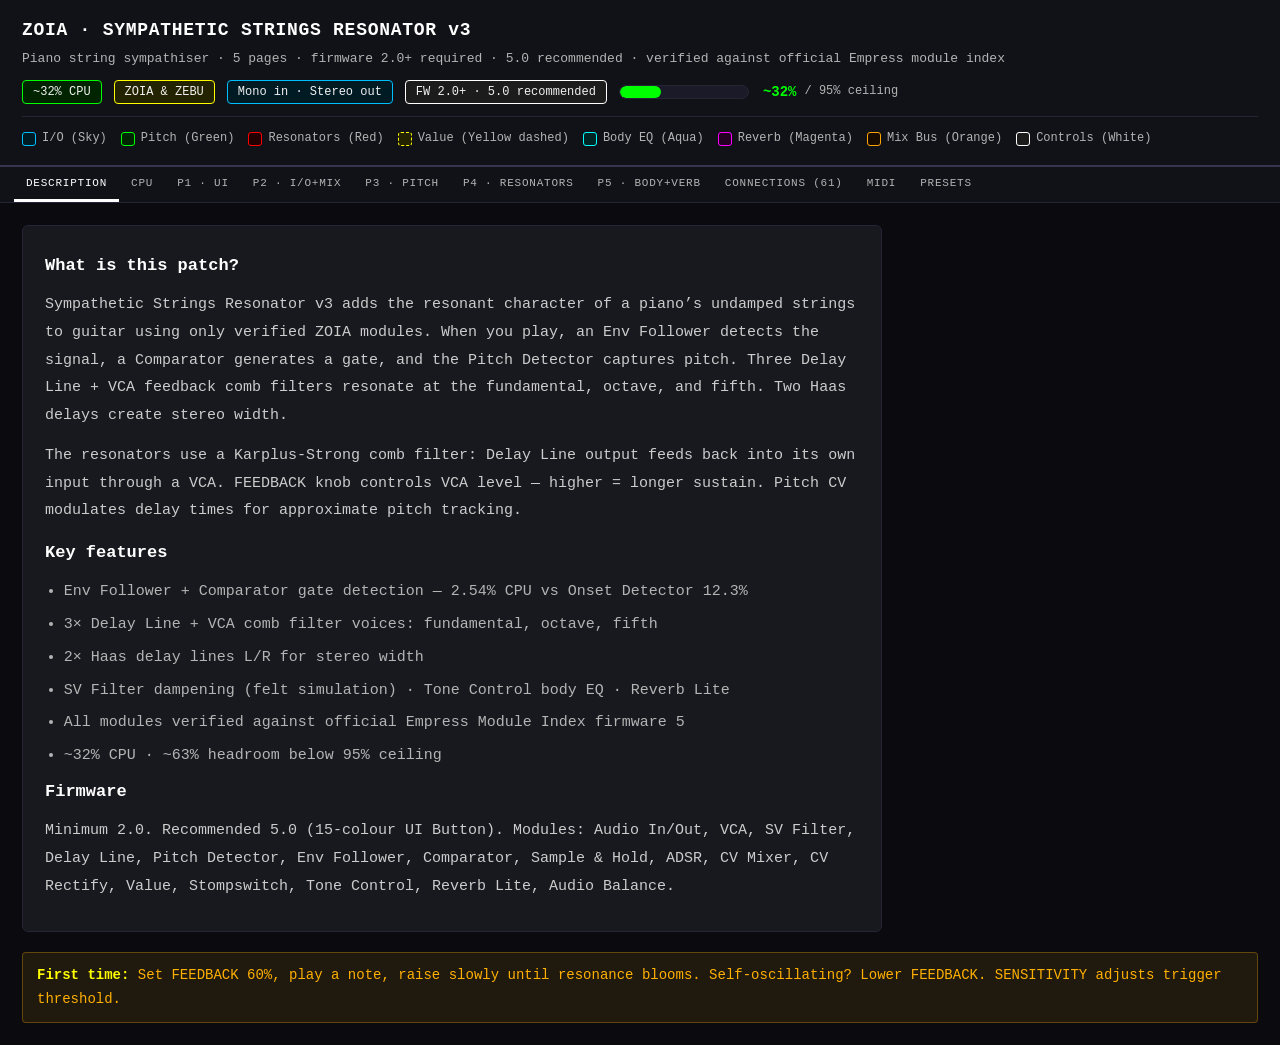
<file: sympathetic-strings-resonator/docs/linked/patch-explorer.html>
<!DOCTYPE html>
<html lang="en">
<head>
<meta charset="UTF-8">
<meta name="viewport" content="width=device-width,initial-scale=1">
<title>ZOIA Sympathetic Strings v3 — Patch Explorer (Linked)</title>
<link rel="stylesheet" href="assets/patch-explorer.css">
</head>
<body>
<a href="#main" class="skip-link">Skip to main content</a>
<header>
  <div class="h-patch">ZOIA &middot; SYMPATHETIC STRINGS RESONATOR v3</div>
  <div class="h-sub">Piano string sympathiser &middot; 5 pages &middot; firmware 2.0+ required &middot; 5.0 recommended &middot; verified against official Empress module index</div>
  <div class="h-meta">
    <span class="badge badge-green">~32% CPU</span>
    <span class="badge badge-yellow">ZOIA &amp; ZEBU</span>
    <span class="badge badge-sky">Mono in &middot; Stereo out</span>
    <span class="badge badge-white">FW 2.0+ &middot; 5.0 recommended</span>
    <div style="display:flex;align-items:center;gap:8px">
      <div class="cpu-bar-wrap" role="progressbar" aria-valuenow="32"
           aria-valuemin="0" aria-valuemax="100" aria-label="CPU usage 32 percent">
        <div class="cpu-bar" style="width:32%;background:var(--c-green)"></div>
      </div>
      <span class="cpu-num">~32%</span>
      <span style="font-size:0.75rem;color:var(--text-muted)">/ 95% ceiling</span>
    </div>
  </div>
  <div class="colour-legend" aria-label="Module colour legend">
    <div class="cl-item"><div class="cl-swatch" style="background:#001b23;border-color:#00BFFF"></div><span class="cl-label">I/O (Sky)</span></div>
    <div class="cl-item"><div class="cl-swatch" style="background:#002300;border-color:#00FF00"></div><span class="cl-label">Pitch (Green)</span></div>
    <div class="cl-item"><div class="cl-swatch" style="background:#230000;border-color:#FF0000"></div><span class="cl-label">Resonators (Red)</span></div>
    <div class="cl-item"><div class="cl-swatch" style="background:#232300;border-color:#FFFF00;border-style:dashed"></div><span class="cl-label">Value (Yellow dashed)</span></div>
    <div class="cl-item"><div class="cl-swatch" style="background:#002323;border-color:#00FFFF"></div><span class="cl-label">Body EQ (Aqua)</span></div>
    <div class="cl-item"><div class="cl-swatch" style="background:#230023;border-color:#FF00FF"></div><span class="cl-label">Reverb (Magenta)</span></div>
    <div class="cl-item"><div class="cl-swatch" style="background:#170b00;border-color:#FFA500"></div><span class="cl-label">Mix Bus (Orange)</span></div>
    <div class="cl-item"><div class="cl-swatch" style="background:#1c1c1c;border-color:#FFFFFF"></div><span class="cl-label">Controls (White)</span></div>
  </div>
</header>
<nav class="tabs" aria-label="Patch sections">
  <button class="nb on" onclick="show('desc')"    id="tab-desc">DESCRIPTION</button>
  <button class="nb"    onclick="show('cpu')"     id="tab-cpu">CPU</button>
  <button class="nb nb-p1" onclick="show('p1')"   id="tab-p1">P1 &middot; UI</button>
  <button class="nb nb-p2" onclick="show('p2')"   id="tab-p2">P2 &middot; I/O+MIX</button>
  <button class="nb nb-p3" onclick="show('p3')"   id="tab-p3">P3 &middot; PITCH</button>
  <button class="nb nb-p4" onclick="show('p4')"   id="tab-p4">P4 &middot; RESONATORS</button>
  <button class="nb nb-p5" onclick="show('p5')"   id="tab-p5">P5 &middot; BODY+VERB</button>
  <button class="nb"    onclick="show('cx')"      id="tab-cx">CONNECTIONS (61)</button>
  <button class="nb"    onclick="show('midi')"    id="tab-midi">MIDI</button>
  <button class="nb"    onclick="show('presets')" id="tab-presets">PRESETS</button>
</nav>
<main id="main">
<div id="page-desc" class="page on">
<div class="desc-block">
  <h3>What is this patch?</h3>
  <p>Sympathetic Strings Resonator v3 adds the resonant character of a piano&rsquo;s undamped strings to guitar using only verified ZOIA modules. When you play, an Env Follower detects the signal, a Comparator generates a gate, and the Pitch Detector captures pitch. Three Delay Line + VCA feedback comb filters resonate at the fundamental, octave, and fifth. Two Haas delays create stereo width.</p>
  <p>The resonators use a Karplus-Strong comb filter: Delay Line output feeds back into its own input through a VCA. FEEDBACK knob controls VCA level &mdash; higher = longer sustain. Pitch CV modulates delay times for approximate pitch tracking.</p>
  <h3>Key features</h3>
  <ul>
    <li>Env Follower + Comparator gate detection &mdash; 2.54% CPU vs Onset Detector 12.3%</li>
    <li>3&times; Delay Line + VCA comb filter voices: fundamental, octave, fifth</li>
    <li>2&times; Haas delay lines L/R for stereo width</li>
    <li>SV Filter dampening (felt simulation) &middot; Tone Control body EQ &middot; Reverb Lite</li>
    <li>All modules verified against official Empress Module Index firmware 5</li>
    <li>~32% CPU &middot; ~63% headroom below 95% ceiling</li>
  </ul>
  <h3>Firmware</h3>
  <p>Minimum 2.0. Recommended 5.0 (15-colour UI Button). Modules: Audio In/Out, VCA, SV Filter, Delay Line, Pitch Detector, Env Follower, Comparator, Sample &amp; Hold, ADSR, CV Mixer, CV Rectify, Value, Stompswitch, Tone Control, Reverb Lite, Audio Balance.</p>
</div>
<div class="tip"><b>First time:</b> Set FEEDBACK 60%, play a note, raise slowly until resonance blooms. Self-oscillating? Lower FEEDBACK. SENSITIVITY adjusts trigger threshold.</div>
</div>
<div id="page-cpu" class="page">
<div class="pg-intro">All DSP figures from official Empress Module Index firmware 5. ~32% total vs ~68% v2.</div>
<div class="cpu-section">
  <div class="sec">Module cost breakdown</div>
  <div class="cpu-row"><span class="cpu-label">Delay Line &times;5 (2.0% each)</span><div class="cpu-track"><div class="cpu-fill" style="width:10%;background:#FF0000"></div></div><span class="cpu-val" style="color:#FF0000">10.0%</span></div>
  <div class="cpu-row"><span class="cpu-label">Reverb Lite (6.0&ndash;7.0%)</span><div class="cpu-track"><div class="cpu-fill" style="width:6.5%;background:var(--txt-mag-zoia)"></div></div><span class="cpu-val" style="color:var(--txt-mag-zoia)">6.5%</span></div>
  <div class="cpu-row"><span class="cpu-label">Env Follower (2.5%)</span><div class="cpu-track"><div class="cpu-fill" style="width:2.5%;background:#00FF00"></div></div><span class="cpu-val" style="color:#00FF00">2.5%</span></div>
  <div class="cpu-row"><span class="cpu-label">Pitch Detector (2.3%)</span><div class="cpu-track"><div class="cpu-fill" style="width:2.3%;background:#00FF99"></div></div><span class="cpu-val" style="color:#00FF99">2.3%</span></div>
  <div class="cpu-row"><span class="cpu-label">Tone Control (2.2%)</span><div class="cpu-track"><div class="cpu-fill" style="width:2.2%;background:#00FFFF"></div></div><span class="cpu-val" style="color:#00FFFF">2.2%</span></div>
  <div class="cpu-row"><span class="cpu-label">SV Filter &times;2 (1.0% each)</span><div class="cpu-track"><div class="cpu-fill" style="width:2%;background:#00BFFF"></div></div><span class="cpu-val" style="color:#00BFFF">2.0%</span></div>
  <div class="cpu-row"><span class="cpu-label">VCA &times;5 feedback + 2 reverb (0.3%)</span><div class="cpu-track"><div class="cpu-fill" style="width:1.5%;background:#FFA500"></div></div><span class="cpu-val" style="color:#FFA500">1.5%</span></div>
  <div class="cpu-row"><span class="cpu-label">Value &times;9 (0.15% each)</span><div class="cpu-track"><div class="cpu-fill" style="width:1.35%;background:#e0e0e0"></div></div><span class="cpu-val" style="color:#e0e0e0">1.35%</span></div>
  <div class="cpu-row"><span class="cpu-label">Audio Balance (0.8%) + VCA Wet/Dry (0.6%)</span><div class="cpu-track"><div class="cpu-fill" style="width:1.4%;background:#FFA500"></div></div><span class="cpu-val" style="color:#FFA500">1.4%</span></div>
  <div class="cpu-row"><span class="cpu-label">Audio In (0.3%) + Audio Out (1.0%)</span><div class="cpu-track"><div class="cpu-fill" style="width:1.3%;background:#00BFFF"></div></div><span class="cpu-val" style="color:#00BFFF">1.3%</span></div>
  <div class="cpu-row"><span class="cpu-label">S&amp;H, ADSR, CV Mixer, CV Rectify, Comparator</span><div class="cpu-track"><div class="cpu-fill" style="width:0.6%;background:#FFFF00"></div></div><span class="cpu-val" style="color:#FFFF00">0.6%</span></div>
  <div class="cpu-row"><span class="cpu-label">Stompswitches &times;3 (0.1% each)</span><div class="cpu-track"><div class="cpu-fill" style="width:0.3%;background:#e0e0e0"></div></div><span class="cpu-val" style="color:#e0e0e0">0.3%</span></div>
  <div class="cpu-total"><span>TOTAL v3</span><span style="color:var(--c-green)">~32%</span></div>
  <div class="cpu-total" style="font-size:0.875rem;font-weight:400;border-top:none;padding-top:0;margin-top:4px">
    <span style="color:var(--text-muted)">Headroom to 95% ceiling</span>
    <span style="color:var(--c-green);font-weight:700">~63%</span></div>
  <div class="cpu-note">Savings vs v2: Resonators &times;4 removed (was 36%) &rarr; Delay+VCA (11.5%) = &minus;24.5%. Onset Detector (12.3%) &rarr; Env Follower+Comparator (2.54%) = &minus;9.76%. Chorus (6&ndash;10%) removed = &minus;8%. Official DSP from Empress Module Index firmware 5.</div>
</div>
</div>
<div id="page-p1" class="page">
<div class="pg-intro" style="border-left-color:var(--c-white)">Page 1 &mdash; 9 Value modules (2 blocks each = 18 blocks) + 3 Stompswitch (1 block each = 3 blocks). Total: 21 of 40 blocks. All outputs are CV only. Block count badge shown in each cell&rsquo;s top-right corner.</div>
<div class="zoia-grid-section" id="grid-p1">
  <div class="zoia-grid-header">
    <span class="zoia-page-badge badge-page-p1">P1</span>
    <span class="zoia-grid-title">P1 — UI Controls</span>
  </div>
  <div class="zoia-grid-desc">9 Value modules (2 blocks each) · 3 Stompswitch (1 block) · 21 of 40 blocks · All CV output</div>
  <div class="zoia-grid" role="img" aria-label="P1 — UI Controls ZOIA grid layout, 8 columns by 5 rows">
    <div class="zg-mod zg-white" style="grid-column:1/span 2;grid-row:1/span 1;" role="img" aria-label="PITCH ±24st 2 blocks"><span class="zg-name">PITCH</span><span class="zg-sub">±24st</span><span class="zg-badge" aria-label="2 blocks">2</span></div><div class="zg-mod zg-white" style="grid-column:3/span 2;grid-row:1/span 1;" role="img" aria-label="FEEDBACK 0–95% 2 blocks"><span class="zg-name">FEEDBACK</span><span class="zg-sub">0–95%</span><span class="zg-badge" aria-label="2 blocks">2</span></div><div class="zg-mod zg-white" style="grid-column:5/span 2;grid-row:1/span 1;" role="img" aria-label="SPREAD 1–30ms 2 blocks"><span class="zg-name">SPREAD</span><span class="zg-sub">1–30ms</span><span class="zg-badge" aria-label="2 blocks">2</span></div><div class="zg-mod zg-white" style="grid-column:7/span 2;grid-row:1/span 1;" role="img" aria-label="DAMPENING 200–8k 2 blocks"><span class="zg-name">DAMPENING</span><span class="zg-sub">200–8k</span><span class="zg-badge" aria-label="2 blocks">2</span></div><div class="zg-mod zg-white" style="grid-column:1/span 2;grid-row:2/span 1;" role="img" aria-label="SENSITIVITY 5–90% 2 blocks"><span class="zg-name">SENSITIVITY</span><span class="zg-sub">5–90%</span><span class="zg-badge" aria-label="2 blocks">2</span></div><div class="zg-mod zg-white" style="grid-column:3/span 2;grid-row:2/span 1;" role="img" aria-label="PIANO SIZE 0–100% 2 blocks"><span class="zg-name">PIANO SIZE</span><span class="zg-sub">0–100%</span><span class="zg-badge" aria-label="2 blocks">2</span></div><div class="zg-mod zg-white" style="grid-column:5/span 2;grid-row:2/span 1;" role="img" aria-label="REVERB LVL 0–100% 2 blocks"><span class="zg-name">REVERB LVL</span><span class="zg-sub">0–100%</span><span class="zg-badge" aria-label="2 blocks">2</span></div><div class="zg-mod zg-white" style="grid-column:7/span 2;grid-row:2/span 1;" role="img" aria-label="WET VOL 0–100% 2 blocks"><span class="zg-name">WET VOL</span><span class="zg-sub">0–100%</span><span class="zg-badge" aria-label="2 blocks">2</span></div><div class="zg-mod zg-white" style="grid-column:1/span 2;grid-row:3/span 1;" role="img" aria-label="DRY VOL 0–100% 2 blocks"><span class="zg-name">DRY VOL</span><span class="zg-sub">0–100%</span><span class="zg-badge" aria-label="2 blocks">2</span></div><div class="zg-mod zg-aqua" style="grid-column:3/span 1;grid-row:3/span 1;" role="img" aria-label="BYPASS toggle 1 blocks"><span class="zg-name">BYPASS</span><span class="zg-sub">toggle</span><span class="zg-badge" aria-label="1 blocks">1</span></div><div class="zg-mod zg-green" style="grid-column:4/span 1;grid-row:3/span 1;" role="img" aria-label="PITCH HOLD 1 blocks"><span class="zg-name">PITCH</span><span class="zg-sub">HOLD</span><span class="zg-badge" aria-label="1 blocks">1</span></div><div class="zg-mod zg-red" style="grid-column:5/span 1;grid-row:3/span 1;" role="img" aria-label="DECAY KILL 1 blocks"><span class="zg-name">DECAY</span><span class="zg-sub">KILL</span><span class="zg-badge" aria-label="1 blocks">1</span></div><div class="zg-empty" style="grid-column:6;grid-row:3" aria-hidden="true"></div><div class="zg-empty" style="grid-column:7;grid-row:3" aria-hidden="true"></div><div class="zg-empty" style="grid-column:8;grid-row:3" aria-hidden="true"></div><div class="zg-empty" style="grid-column:1;grid-row:4" aria-hidden="true"></div><div class="zg-empty" style="grid-column:2;grid-row:4" aria-hidden="true"></div><div class="zg-empty" style="grid-column:3;grid-row:4" aria-hidden="true"></div><div class="zg-empty" style="grid-column:4;grid-row:4" aria-hidden="true"></div><div class="zg-empty" style="grid-column:5;grid-row:4" aria-hidden="true"></div><div class="zg-empty" style="grid-column:6;grid-row:4" aria-hidden="true"></div><div class="zg-empty" style="grid-column:7;grid-row:4" aria-hidden="true"></div><div class="zg-empty" style="grid-column:8;grid-row:4" aria-hidden="true"></div><div class="zg-empty" style="grid-column:1;grid-row:5" aria-hidden="true"></div><div class="zg-empty" style="grid-column:2;grid-row:5" aria-hidden="true"></div><div class="zg-empty" style="grid-column:3;grid-row:5" aria-hidden="true"></div><div class="zg-empty" style="grid-column:4;grid-row:5" aria-hidden="true"></div><div class="zg-empty" style="grid-column:5;grid-row:5" aria-hidden="true"></div><div class="zg-empty" style="grid-column:6;grid-row:5" aria-hidden="true"></div><div class="zg-empty" style="grid-column:7;grid-row:5" aria-hidden="true"></div><div class="zg-empty" style="grid-column:8;grid-row:5" aria-hidden="true"></div>
  </div>
  <div class="zoia-grid-legend" aria-label="Grid legend"><div class="zg-legend-item"><div class="zg-legend-swatch" style="background:var(--bg-white);border-color:var(--c-white)"></div><span>Value 2 blk</span></div><div class="zg-legend-item"><div class="zg-legend-swatch" style="background:var(--bg-aqua);border-color:var(--c-aqua)"></div><span>Bypass 1 blk</span></div><div class="zg-legend-item"><div class="zg-legend-swatch" style="background:var(--bg-green);border-color:var(--c-green)"></div><span>Pitch Hold 1 blk</span></div><div class="zg-legend-item"><div class="zg-legend-swatch" style="background:var(--bg-red);border-color:var(--c-red)"></div><span>Decay Kill 1 blk</span></div></div>
</div>
<div class="sec">Value modules &mdash; 2 blocks each</div>
<div class="mgrid">
<div class="mod m-ctrl"><div class="mod-hd"><span class="mod-zoia">Value</span><span class="mod-name">[PITCH]</span></div><div class="mod-body"><div class="pr"><span class="pd">BLOCK 1</span><span class="pn">value</span><span class="ps">semitone offset &mdash; turn knob or send CV</span></div><div class="pr"><span class="pd">BLOCK 2</span><span class="pn">CV output</span><span class="ps">&rarr; P3 CV Mixer cv in 2 (block 2)</span></div><div class="pr"><span class="pd">RANGE</span><span class="pn">&minus;24 to +24st &nbsp;<span class="db">default 0st</span></span></div><div class="midi-tag"><span class="midi-dot"></span>MIDI CC2 pitch bend</div></div></div>
<div class="mod m-ctrl"><div class="mod-hd"><span class="mod-zoia">Value</span><span class="mod-name">[FEEDBACK]</span></div><div class="mod-body"><div class="pr"><span class="pd">BLOCK 2</span><span class="pn">CV output</span><span class="ps">&rarr; P4 VCA [V1 FEEDBACK] level control (block 3)</span></div><div class="pr"><span class="pd">BLOCK 2</span><span class="pn">CV output</span><span class="ps">&rarr; P4 VCA [V2 FEEDBACK] level control (block 3) at 80% strength</span></div><div class="pr"><span class="pd">BLOCK 2</span><span class="pn">CV output</span><span class="ps">&rarr; P4 VCA [V3 FEEDBACK] level control (block 3) at 55% strength</span></div><div class="pr"><span class="pd">RANGE</span><span class="pn">0&ndash;95% &nbsp;<span class="db">default 75%</span> higher = longer decay</span></div><div class="midi-tag"><span class="midi-dot"></span>MIDI CC74</div></div></div>
<div class="mod m-ctrl"><div class="mod-hd"><span class="mod-zoia">Value</span><span class="mod-name">[SPREAD]</span></div><div class="mod-body"><div class="pr"><span class="pd">BLOCK 2</span><span class="pn">CV output</span><span class="ps">&rarr; P4 Delay Line [SPREAD L] delay time (block 2) <span class="db">9ms</span></span></div><div class="pr"><span class="pd">BLOCK 2</span><span class="pn">CV output</span><span class="ps">&rarr; P4 Delay Line [SPREAD R] delay time (block 2) <span class="db">11ms</span></span></div><div class="pr"><span class="pd">RANGE</span><span class="pn">1&ndash;30ms</span></div><div class="midi-tag"><span class="midi-dot"></span>MIDI CC1 mod wheel</div></div></div>
<div class="mod m-ctrl"><div class="mod-hd"><span class="mod-zoia">Value</span><span class="mod-name">[DAMPENING]</span></div><div class="mod-body"><div class="pr"><span class="pd">BLOCK 2</span><span class="pn">CV output</span><span class="ps">&rarr; P4 SV Filter [DAMPENING] frequency (block 2) <span class="db">3500Hz</span></span></div><div class="pr"><span class="pd">RANGE</span><span class="pn">200Hz &ndash; 8kHz</span></div><div class="midi-tag"><span class="midi-dot"></span>MIDI CC11 expression</div></div></div>
<div class="mod m-ctrl"><div class="mod-hd"><span class="mod-zoia">Value</span><span class="mod-name">[SENSITIVITY]</span></div><div class="mod-body"><div class="pr"><span class="pd">BLOCK 2</span><span class="pn">CV output</span><span class="ps">&rarr; P3 Comparator [GATE GEN] CV negative input (block 2) <span class="db">40%</span></span></div><div class="pr"><span class="pd">RANGE</span><span class="pn">5&ndash;90% &nbsp;lower = more sensitive</span></div><div class="midi-tag"><span class="midi-dot"></span>MIDI CC72</div></div></div>
<div class="mod m-ctrl"><div class="mod-hd"><span class="mod-zoia">Value</span><span class="mod-name">[PIANO SIZE]</span></div><div class="mod-body"><div class="pr"><span class="pd">BLOCK 2</span><span class="pn">CV output</span><span class="ps">&rarr; P5 Tone Control low shelf (block 3) <span class="db">+2.2dB at 55%</span></span></div><div class="pr"><span class="pd">BLOCK 2</span><span class="pn">CV output</span><span class="ps">&rarr; P5 Tone Control mid frequency 1 (block 5) <span class="db">280Hz at 55%</span></span></div><div class="pr"><span class="pd">RANGE</span><span class="pn">0&ndash;100% &nbsp;0=upright 55=grand 100=concert</span></div><div class="midi-tag"><span class="midi-dot"></span>MIDI CC73</div></div></div>
<div class="mod m-ctrl"><div class="mod-hd"><span class="mod-zoia">Value</span><span class="mod-name">[REVERB LVL]</span></div><div class="mod-body"><div class="pr"><span class="pd">BLOCK 2</span><span class="pn">CV output</span><span class="ps">&rarr; P5 VCA [REVERB SEND] level control (block 3) <span class="db">28%</span></span></div><div class="pr"><span class="pd">RANGE</span><span class="pn">0&ndash;100%</span></div><div class="midi-tag"><span class="midi-dot"></span>MIDI CC91 reverb</div></div></div>
<div class="mod m-ctrl"><div class="mod-hd"><span class="mod-zoia">Value</span><span class="mod-name">[WET VOL]</span></div><div class="mod-body"><div class="pr"><span class="pd">BLOCK 2</span><span class="pn">CV output</span><span class="ps">&rarr; P2 VCA [WET VCA] level control (block 3) <span class="db">45%</span></span></div><div class="pr"><span class="pd">RANGE</span><span class="pn">0&ndash;100%</span></div><div class="midi-tag"><span class="midi-dot"></span>MIDI CC7 volume</div></div></div>
<div class="mod m-ctrl"><div class="mod-hd"><span class="mod-zoia">Value</span><span class="mod-name">[DRY VOL]</span></div><div class="mod-body"><div class="pr"><span class="pd">BLOCK 2</span><span class="pn">CV output</span><span class="ps">&rarr; P2 VCA [DRY VCA] level control (block 3) <span class="db">85%</span></span></div><div class="pr"><span class="pd">RANGE</span><span class="pn">0&ndash;100%</span></div><div class="midi-tag"><span class="midi-dot"></span>MIDI CC7 volume</div></div></div>
</div>
<div class="sec">Stompswitch modules &mdash; 1 block each</div>
<div class="mgrid">
<div class="mod m-mix"><div class="mod-hd"><span class="mod-zoia">Stompswitch</span><span class="mod-name">[BYPASS]</span></div><div class="mod-body"><div class="pr"><span class="pd">SET</span><span class="pn">action</span><span class="ps">latching</span></div><div class="pr"><span class="pd">BLOCK 1</span><span class="pn">cv output</span><span class="ps">&rarr; P2 VCA [WET VCA] level control (block 3) &mdash; overrides to 0</span></div><div class="pr"><span class="pd">NOTE</span><span class="ps">dry always passes &mdash; unaffected by bypass</span></div><div class="midi-tag"><span class="midi-dot"></span>MIDI CC80 toggle</div></div></div>
<div class="mod m-pitch"><div class="mod-hd"><span class="mod-zoia">Stompswitch</span><span class="mod-name">[PITCH HOLD]</span></div><div class="mod-body"><div class="pr"><span class="pd">SET</span><span class="pn">action</span><span class="ps">latching</span></div><div class="pr"><span class="pd">BLOCK 1</span><span class="pn">cv output</span><span class="ps">&rarr; P3 Sample and Hold [PITCH HOLD] trigger (block 2) &mdash; freezes pitch</span></div><div class="midi-tag"><span class="midi-dot"></span>MIDI CC64 sustain pedal</div></div></div>
<div class="mod m-res"><div class="mod-hd"><span class="mod-zoia">Stompswitch</span><span class="mod-name">[DECAY KILL]</span></div><div class="mod-body"><div class="pr"><span class="pd">SET</span><span class="pn">action</span><span class="ps">momentary</span></div><div class="pr"><span class="pd">BLOCK 1</span><span class="pn">cv output</span><span class="ps">&rarr; P4 VCA [V1/V2/V3 FEEDBACK] level control (block 3) at connection strength 0</span></div><div class="pr"><span class="pd">NOTE</span><span class="ps">strength 0 = forces feedback to 0 = instant silence on all voices</span></div><div class="midi-tag"><span class="midi-dot"></span>MIDI CC82 trigger</div></div></div>
</div>
<div class="note">ZEBU: no stompswitches. Map BYPASS &rarr; CV In 1, PITCH HOLD &rarr; CV In 2, DECAY KILL &rarr; CV In 3. Use aux buttons or MIDI CCs 80/64/82.</div>
</div>
<div id="page-p2" class="page">
<div class="pg-intro" style="border-left-color:var(--c-sky)">Page 2 &mdash; patch boundary and final mix. 18 of 40 blocks used. Guitar In splits four ways simultaneously.</div>
<div class="zoia-grid-section" id="grid-p2">
  <div class="zoia-grid-header">
    <span class="zoia-page-badge badge-page-p2">P2</span>
    <span class="zoia-grid-title">P2 — I/O + Mix Bus</span>
  </div>
  <div class="zoia-grid-desc">Audio In/Out · Wet/Dry VCAs · Audio Balance stereo · 18 of 40 blocks</div>
  <div class="zoia-grid" role="img" aria-label="P2 — I/O + Mix Bus ZOIA grid layout, 8 columns by 5 rows">
    <div class="zg-mod zg-blue" style="grid-column:1/span 2;grid-row:1/span 1;" role="img" aria-label="AUDIO IN pedal input L 2 blocks"><span class="zg-name">AUDIO IN</span><span class="zg-sub">pedal input L</span><span class="zg-badge" aria-label="2 blocks">2</span></div><div class="zg-mod zg-orange" style="grid-column:4/span 3;grid-row:1/span 1;" role="img" aria-label="WET VCA level ctrl bl3 3 blocks"><span class="zg-name">WET VCA</span><span class="zg-sub">level ctrl bl3</span><span class="zg-badge" aria-label="3 blocks">3</span></div><div class="zg-mod zg-orange" style="grid-column:4/span 3;grid-row:2/span 1;" role="img" aria-label="DRY VCA level ctrl bl3 3 blocks"><span class="zg-name">DRY VCA</span><span class="zg-sub">level ctrl bl3</span><span class="zg-badge" aria-label="3 blocks">3</span></div><div class="zg-mod zg-orange" style="grid-column:1/span 7;grid-row:3/span 1;" role="img" aria-label="AUDIO BALANCE stereo mix bus 7 blocks"><span class="zg-name">AUDIO BALANCE</span><span class="zg-sub">stereo mix bus</span><span class="zg-badge" aria-label="7 blocks">7</span></div><div class="zg-mod zg-blue" style="grid-column:1/span 3;grid-row:5/span 1;" role="img" aria-label="AUDIO OUT pedal out L+R 3 blocks"><span class="zg-name">AUDIO OUT</span><span class="zg-sub">pedal out L+R</span><span class="zg-badge" aria-label="3 blocks">3</span></div><div class="zg-empty" style="grid-column:3;grid-row:1" aria-hidden="true"></div><div class="zg-empty" style="grid-column:7;grid-row:1" aria-hidden="true"></div><div class="zg-empty" style="grid-column:8;grid-row:1" aria-hidden="true"></div><div class="zg-empty" style="grid-column:1;grid-row:2" aria-hidden="true"></div><div class="zg-empty" style="grid-column:2;grid-row:2" aria-hidden="true"></div><div class="zg-empty" style="grid-column:3;grid-row:2" aria-hidden="true"></div><div class="zg-empty" style="grid-column:7;grid-row:2" aria-hidden="true"></div><div class="zg-empty" style="grid-column:8;grid-row:2" aria-hidden="true"></div><div class="zg-empty" style="grid-column:8;grid-row:3" aria-hidden="true"></div><div class="zg-empty" style="grid-column:1;grid-row:4" aria-hidden="true"></div><div class="zg-empty" style="grid-column:2;grid-row:4" aria-hidden="true"></div><div class="zg-empty" style="grid-column:3;grid-row:4" aria-hidden="true"></div><div class="zg-empty" style="grid-column:4;grid-row:4" aria-hidden="true"></div><div class="zg-empty" style="grid-column:5;grid-row:4" aria-hidden="true"></div><div class="zg-empty" style="grid-column:6;grid-row:4" aria-hidden="true"></div><div class="zg-empty" style="grid-column:7;grid-row:4" aria-hidden="true"></div><div class="zg-empty" style="grid-column:8;grid-row:4" aria-hidden="true"></div><div class="zg-empty" style="grid-column:4;grid-row:5" aria-hidden="true"></div><div class="zg-empty" style="grid-column:5;grid-row:5" aria-hidden="true"></div><div class="zg-empty" style="grid-column:6;grid-row:5" aria-hidden="true"></div><div class="zg-empty" style="grid-column:7;grid-row:5" aria-hidden="true"></div><div class="zg-empty" style="grid-column:8;grid-row:5" aria-hidden="true"></div>
  </div>
  <div class="zoia-grid-legend" aria-label="Grid legend"><div class="zg-legend-item"><div class="zg-legend-swatch" style="background:var(--bg-blue);border-color:var(--c-blue)"></div><span>I/O</span></div><div class="zg-legend-item"><div class="zg-legend-swatch" style="background:var(--bg-orange);border-color:var(--c-orange)"></div><span>Mix Bus</span></div></div>
</div>
<div class="mgrid">
<div class="mod m-io"><div class="mod-hd"><span class="mod-zoia">Audio Input</span><span class="mod-name">[GUITAR IN]</span><span class="mod-cpu">~0.3%</span></div><div class="mod-body"><div class="pr"><span class="pd">BLOCK 1</span><span class="pn">pedal input L</span><span class="ps">left TS jack &mdash; mono guitar</span></div><div class="pr"><span class="pd">OPT</span><span class="pn">channels</span><span class="ps">Left only</span></div><div class="pr"><span class="pd">OUT</span><span class="pn">pedal input L</span><span class="ps">&rarr; P3 SV Filter [SOFT LIMITER] audio in (block 1)</span><span class="pp">100%</span></div><div class="pr"><span class="pd">OUT</span><span class="pn">pedal input L</span><span class="ps">&rarr; P3 Pitch Detector [TRACKER] audio in (block 1)</span><span class="pp">100%</span></div><div class="pr"><span class="pd">OUT</span><span class="pn">pedal input L</span><span class="ps">&rarr; P3 Env Follower [GATE DETECT] audio in (block 1)</span><span class="pp">100%</span></div><div class="pr"><span class="pd">OUT</span><span class="pn">pedal input L</span><span class="ps">&rarr; P2 VCA [DRY VCA] audio in 1 (block 1) &mdash; pre-FX</span><span class="pp">100%</span></div><div class="info-tag">4 simultaneous outputs from one block</div></div></div>
<div class="mod m-io"><div class="mod-hd"><span class="mod-zoia">Audio Output</span><span class="mod-name">[STEREO OUT]</span><span class="mod-cpu">~1.0%</span></div><div class="mod-body"><div class="pr"><span class="pd">BLOCK 1</span><span class="pn">pedal output L</span><span class="ps">left TS jack</span></div><div class="pr"><span class="pd">BLOCK 2</span><span class="pn">pedal output R</span><span class="ps">right TRS jack</span></div><div class="pr"><span class="pd">OPT</span><span class="pn">channels</span><span class="ps">Both L + R</span></div><div class="pr"><span class="pd">IN L</span><span class="pn">pedal output L (block 1)</span><span class="ps">&larr; P2 Audio Balance audio outL (block 6)</span><span class="pp">100%</span></div><div class="pr"><span class="pd">IN R</span><span class="pn">pedal output R (block 2)</span><span class="ps">&larr; P2 Audio Balance audio outR (block 7)</span><span class="pp">100%</span></div></div></div>
<div class="mod m-mix"><div class="mod-hd"><span class="mod-zoia">VCA</span><span class="mod-name">[WET VCA]</span><span class="mod-cpu">~0.3%</span></div><div class="mod-body"><div class="pr"><span class="pd">BLOCK 1</span><span class="pn">audio in 1</span><span class="ps">&larr; P5 VCA [REVERB RETURN] audio out 1 (block 4)</span><span class="pp">100%</span></div><div class="pr"><span class="pd">BLOCK 3</span><span class="pn">level control</span><span class="ps">&larr; P1 Value [WET VOL] CV output (block 2) <span class="db">45%</span></span></div><div class="pr"><span class="pd">BLOCK 3</span><span class="pn">level control</span><span class="ps">&larr; P1 Stompswitch [BYPASS] cv output &mdash; overrides to 0</span></div><div class="pr"><span class="pd">BLOCK 4</span><span class="pn">audio out 1</span><span class="ps">&rarr; P2 Audio Balance audio in1 L (block 1)</span><span class="pp">100%</span></div><div class="midi-tag"><span class="midi-dot"></span>MIDI CC7 / CC80</div></div></div>
<div class="mod m-mix"><div class="mod-hd"><span class="mod-zoia">VCA</span><span class="mod-name">[DRY VCA]</span><span class="mod-cpu">~0.3%</span></div><div class="mod-body"><div class="pr"><span class="pd">BLOCK 1</span><span class="pn">audio in 1</span><span class="ps">&larr; P2 Audio Input pedal input L &mdash; pre-FX split</span><span class="pp">100%</span></div><div class="pr"><span class="pd">BLOCK 3</span><span class="pn">level control</span><span class="ps">&larr; P1 Value [DRY VOL] CV output (block 2) <span class="db">85%</span></span></div><div class="pr"><span class="pd">BLOCK 4</span><span class="pn">audio out 1</span><span class="ps">&rarr; P2 Audio Balance audio in2 L (block 3)</span><span class="pp">100%</span></div><div class="midi-tag"><span class="midi-dot"></span>MIDI CC7 volume</div></div></div>
<div class="mod m-mix"><div class="mod-hd"><span class="mod-zoia">Audio Balance</span><span class="mod-name">[STEREO MIX BUS]</span><span class="mod-cpu">~0.8%</span></div><div class="mod-body"><div class="pr"><span class="pd">OPT</span><span class="pn">stereo</span><span class="ps">ON &mdash; 7 block stereo mode</span></div><div class="pr"><span class="pd">BLOCK 1</span><span class="pn">audio in1 L</span><span class="ps">&larr; VCA [WET VCA] audio out 1 (block 4)</span><span class="pp">100%</span></div><div class="pr"><span class="pd">BLOCK 2</span><span class="pn">audio in1 R</span><span class="ps">&larr; P5 Reverb Lite output R (block 6)</span><span class="pp">100%</span></div><div class="pr"><span class="pd">BLOCK 3</span><span class="pn">audio in2 L</span><span class="ps">&larr; VCA [DRY VCA] audio out 1 (block 4)</span><span class="pp">100%</span></div><div class="pr"><span class="pd">BLOCK 4</span><span class="pn">audio in2 R</span><span class="ps">&larr; VCA [DRY VCA] audio out 1 (block 4)</span><span class="pp">100%</span></div><div class="pr"><span class="pd">BLOCK 5</span><span class="pn">mix</span><span class="ps">set to 50 &mdash; equal wet/dry</span></div><div class="pr"><span class="pd">BLOCK 6</span><span class="pn">audio outL</span><span class="ps">&rarr; P2 Audio Output pedal output L (block 1)</span><span class="pp">100%</span></div><div class="pr"><span class="pd">BLOCK 7</span><span class="pn">audio outR</span><span class="ps">&rarr; P2 Audio Output pedal output R (block 2)</span><span class="pp">100%</span></div></div></div>
</div>
</div>
<div id="page-p3" class="page">
<div class="pg-intro" style="border-left-color:var(--c-green)">Page 3 &mdash; pitch analysis chain. 25 of 40 blocks used. Pitch Detector has exactly 2 blocks &mdash; no gate output. Gate is generated by Env Follower + Comparator (saves 9.76% CPU vs Onset Detector).</div>
<div class="zoia-grid-section" id="grid-p3">
  <div class="zoia-grid-header">
    <span class="zoia-page-badge badge-page-p3">P3</span>
    <span class="zoia-grid-title">P3 — Pitch Tracking</span>
  </div>
  <div class="zoia-grid-desc">SV Filter 4bl · Pitch Det 2bl · Env Follower 2bl · Comparator 3bl · S&amp;H 3bl · CV Mixer 5bl · ADSR 6bl · CV Rectify 2bl · 25 of 40 blocks</div>
  <div class="zoia-grid" role="img" aria-label="P3 — Pitch Tracking ZOIA grid layout, 8 columns by 5 rows">
    <div class="zg-mod zg-green" style="grid-column:1/span 4;grid-row:1/span 1;" role="img" aria-label="SV FILTER SOFT LIMITER 4 blocks"><span class="zg-name">SV FILTER</span><span class="zg-sub">SOFT LIMITER</span><span class="zg-badge" aria-label="4 blocks">4</span></div><div class="zg-mod zg-green" style="grid-column:1/span 2;grid-row:2/span 1;" role="img" aria-label="PITCH DET. pitch out bl2 2 blocks"><span class="zg-name">PITCH DET.</span><span class="zg-sub">pitch out bl2</span><span class="zg-badge" aria-label="2 blocks">2</span></div><div class="zg-mod zg-green" style="grid-column:3/span 2;grid-row:2/span 1;" role="img" aria-label="ENV FOLLWR CV out bl2 2 blocks"><span class="zg-name">ENV FOLLWR</span><span class="zg-sub">CV out bl2</span><span class="zg-badge" aria-label="2 blocks">2</span></div><div class="zg-mod zg-green" style="grid-column:5/span 3;grid-row:2/span 1;" role="img" aria-label="COMPARATOR CV out bl3 3 blocks"><span class="zg-name">COMPARATOR</span><span class="zg-sub">CV out bl3</span><span class="zg-badge" aria-label="3 blocks">3</span></div><div class="zg-mod zg-green" style="grid-column:1/span 3;grid-row:3/span 1;" role="img" aria-label="S &amp; H trigger bl2 3 blocks"><span class="zg-name">S &amp; H</span><span class="zg-sub">trigger bl2</span><span class="zg-badge" aria-label="3 blocks">3</span></div><div class="zg-mod zg-green" style="grid-column:4/span 5;grid-row:3/span 1;" role="img" aria-label="CV MIXER PITCH OFFSET 5 blocks"><span class="zg-name">CV MIXER</span><span class="zg-sub">PITCH OFFSET</span><span class="zg-badge" aria-label="5 blocks">5</span></div><div class="zg-mod zg-green" style="grid-column:1/span 6;grid-row:4/span 1;" role="img" aria-label="ADSR GATE ENVELOPE 6 blocks"><span class="zg-name">ADSR</span><span class="zg-sub">GATE ENVELOPE</span><span class="zg-badge" aria-label="6 blocks">6</span></div><div class="zg-mod zg-green" style="grid-column:1/span 2;grid-row:5/span 1;" role="img" aria-label="CV RECTIFY pitch → delay 2 blocks"><span class="zg-name">CV RECTIFY</span><span class="zg-sub">pitch → delay</span><span class="zg-badge" aria-label="2 blocks">2</span></div><div class="zg-empty" style="grid-column:5;grid-row:1" aria-hidden="true"></div><div class="zg-empty" style="grid-column:6;grid-row:1" aria-hidden="true"></div><div class="zg-empty" style="grid-column:7;grid-row:1" aria-hidden="true"></div><div class="zg-empty" style="grid-column:8;grid-row:1" aria-hidden="true"></div><div class="zg-empty" style="grid-column:8;grid-row:2" aria-hidden="true"></div><div class="zg-empty" style="grid-column:7;grid-row:4" aria-hidden="true"></div><div class="zg-empty" style="grid-column:8;grid-row:4" aria-hidden="true"></div><div class="zg-empty" style="grid-column:3;grid-row:5" aria-hidden="true"></div><div class="zg-empty" style="grid-column:4;grid-row:5" aria-hidden="true"></div><div class="zg-empty" style="grid-column:5;grid-row:5" aria-hidden="true"></div><div class="zg-empty" style="grid-column:6;grid-row:5" aria-hidden="true"></div><div class="zg-empty" style="grid-column:7;grid-row:5" aria-hidden="true"></div><div class="zg-empty" style="grid-column:8;grid-row:5" aria-hidden="true"></div>
  </div>
  <div class="zoia-grid-legend" aria-label="Grid legend"><div class="zg-legend-item"><div class="zg-legend-swatch" style="background:var(--bg-green);border-color:var(--c-green)"></div><span>All pitch tracking modules</span></div></div>
</div>
<div class="mgrid">
<div class="mod m-pitch"><div class="mod-hd"><span class="mod-zoia">SV Filter</span><span class="mod-name">[SOFT LIMITER]</span><span class="mod-cpu">~1.0%</span></div><div class="mod-body"><div class="pr"><span class="pd">BLOCK 1</span><span class="pn">audio in</span><span class="ps">&larr; P2 Audio Input pedal input L (block 1)</span><span class="pp">100%</span></div><div class="pr"><span class="pd">BLOCK 2</span><span class="pn">frequency</span><span class="ps">set <span class="db">3000Hz</span> fixed &mdash; tames pick attack transients</span></div><div class="pr"><span class="pd">BLOCK 3</span><span class="pn">resonance</span><span class="ps">set <span class="db">0</span></span></div><div class="pr"><span class="pd">BLOCK 4</span><span class="pn">lowpass output</span><span class="ps">&rarr; P4 Delay Lines V1 (100%) / V2 (80%) / V3 (55%) / SPREAD L/R (90%) audio in</span></div></div></div>
<div class="mod m-pitch"><div class="mod-hd"><span class="mod-zoia">Pitch Detector</span><span class="mod-name">[TRACKER]</span><span class="mod-cpu">~2.3%</span></div><div class="mod-body"><div class="pr"><span class="pd">BLOCK 1</span><span class="pn">audio in</span><span class="ps">&larr; P2 Audio Input pedal input L (block 1)</span><span class="pp">100%</span></div><div class="pr"><span class="pd">BLOCK 2</span><span class="pn">pitch out</span><span class="ps">&rarr; P3 CV Mixer cv in 1 (block 1)</span></div><div class="pr"><span class="pd">BLOCK 2</span><span class="pn">pitch out</span><span class="ps">&rarr; P3 Sample and Hold CV input (block 1)</span></div><div class="warn-tag">2 blocks only. NO gate output exists. Gate generated by Env Follower + Comparator.</div></div></div>
<div class="mod m-pitch"><div class="mod-hd"><span class="mod-zoia">Env Follower</span><span class="mod-name">[GATE DETECT]</span><span class="mod-cpu">~2.5%</span></div><div class="mod-body"><div class="pr"><span class="pd">BLOCK 1</span><span class="pn">audio in</span><span class="ps">&larr; P2 Audio Input pedal input L (block 1)</span><span class="pp">100%</span></div><div class="pr"><span class="pd">OPT</span><span class="pn">rise/fall time</span><span class="ps">OFF &mdash; minimum 2 block mode</span></div><div class="pr"><span class="pd">BLOCK 2</span><span class="pn">CV output</span><span class="ps">&rarr; P3 Comparator CV positive input (block 1)</span></div><div class="info-tag">Amplitude &rarr; CV. Saves 9.76% vs Onset Detector (12.3%).</div></div></div>
<div class="mod m-pitch"><div class="mod-hd"><span class="mod-zoia">Comparator</span><span class="mod-name">[GATE GEN]</span><span class="mod-cpu">~0.04%</span></div><div class="mod-body"><div class="pr"><span class="pd">BLOCK 1</span><span class="pn">CV positive input</span><span class="ps">&larr; P3 Env Follower CV output (block 2)</span></div><div class="pr"><span class="pd">BLOCK 2</span><span class="pn">CV negative input</span><span class="ps">&larr; P1 Value [SENSITIVITY] CV output (block 2) <span class="db">40%</span></span></div><div class="pr"><span class="pd">BLOCK 3</span><span class="pn">CV output</span><span class="ps">&rarr; P3 S&amp;H trigger (block 2)</span></div><div class="pr"><span class="pd">BLOCK 3</span><span class="pn">CV output</span><span class="ps">&rarr; P3 ADSR cv input (block 1)</span></div></div></div>
<div class="mod m-pitch"><div class="mod-hd"><span class="mod-zoia">Sample and Hold</span><span class="mod-name">[PITCH HOLD]</span><span class="mod-cpu">~0.1%</span></div><div class="mod-body"><div class="pr"><span class="pd">BLOCK 1</span><span class="pn">CV input</span><span class="ps">&larr; P3 CV Mixer cv output (block 5)</span></div><div class="pr"><span class="pd">BLOCK 2</span><span class="pn">trigger</span><span class="ps">&larr; P3 Comparator CV output (block 3)</span></div><div class="pr"><span class="pd">BLOCK 2</span><span class="pn">trigger</span><span class="ps">&larr; P1 Stompswitch [PITCH HOLD] cv output &mdash; freeze</span></div><div class="pr"><span class="pd">BLOCK 3</span><span class="pn">CV output</span><span class="ps">&rarr; P3 CV Rectify CV input (block 1)</span></div></div></div>
<div class="mod m-pitch"><div class="mod-hd"><span class="mod-zoia">CV Mixer</span><span class="mod-name">[PITCH OFFSET]</span><span class="mod-cpu">~0.30%</span></div><div class="mod-body"><div class="pr"><span class="pd">BLOCK 1</span><span class="pn">cv in 1</span><span class="ps">&larr; P3 Pitch Detector pitch out (block 2)</span></div><div class="pr"><span class="pd">BLOCK 2</span><span class="pn">cv in 2</span><span class="ps">&larr; P1 Value [PITCH] CV output (block 2)</span></div><div class="pr"><span class="pd">BLOCK 3</span><span class="pn">atten 1</span><span class="ps">set <span class="db">1.0</span> &mdash; full pass through</span></div><div class="pr"><span class="pd">BLOCK 4</span><span class="pn">atten 2</span><span class="ps">set <span class="db">1.0</span> &mdash; full pass (sums both CVs)</span></div><div class="pr"><span class="pd">BLOCK 5</span><span class="pn">cv output</span><span class="ps">&rarr; P3 Sample and Hold CV input (block 1)</span></div><div class="info-tag">Replaces non-existent &ldquo;CV Adder&rdquo;. Set attens to 1.0 to sum.</div></div></div>
<div class="mod m-pitch"><div class="mod-hd"><span class="mod-zoia">ADSR</span><span class="mod-name">[GATE ENVELOPE]</span><span class="mod-cpu">~0.07%</span></div><div class="mod-body"><div class="pr"><span class="pd">BLOCK 1</span><span class="pn">cv input</span><span class="ps">&larr; P3 Comparator CV output (block 3)</span></div><div class="pr"><span class="pd">BLOCK 4</span><span class="pn">attack</span><span class="ps"><span class="db">8ms</span></span></div><div class="pr"><span class="pd">BLOCK 6</span><span class="pn">decay</span><span class="ps"><span class="db">30ms</span></span></div><div class="pr"><span class="pd">BLOCK 7</span><span class="pn">sustain</span><span class="ps"><span class="db">100%</span></span></div><div class="pr"><span class="pd">BLOCK 9</span><span class="pn">release</span><span class="ps"><span class="db">60ms</span></span></div><div class="pr"><span class="pd">BLOCK 10</span><span class="pn">cv output</span><span class="ps">&rarr; P4 VCA V1 (100%) / V2 (80%) / V3 (55%) level control (block 3)</span></div></div></div>
<div class="mod m-pitch"><div class="mod-hd"><span class="mod-zoia">CV Rectify</span><span class="mod-name">[PITCH POS]</span><span class="mod-cpu">~0.07%</span></div><div class="mod-body"><div class="pr"><span class="pd">BLOCK 1</span><span class="pn">CV input</span><span class="ps">&larr; P3 Sample and Hold CV output (block 3)</span></div><div class="pr"><span class="pd">BLOCK 2</span><span class="pn">CV output</span><span class="ps">&rarr; P4 Delay V1 delay time at <span class="db">6%</span> strength</span></div><div class="pr"><span class="pd">BLOCK 2</span><span class="pn">CV output</span><span class="ps">&rarr; P4 Delay V2 delay time at <span class="db">3%</span> strength</span></div><div class="pr"><span class="pd">BLOCK 2</span><span class="pn">CV output</span><span class="ps">&rarr; P4 Delay V3 delay time at <span class="db">4%</span> strength</span></div><div class="info-tag">Keeps V/Oct pitch in 0&ndash;1 range. Strength % scales into linear delay time.</div></div></div>
</div>
</div>
<div id="page-p4" class="page">
<div class="pg-intro" style="border-left-color:var(--c-red)">Page 4 &mdash; resonator bank. 28 of 40 blocks used. Each voice = Delay Line (3 blocks) + VCA feedback (3 blocks). Delay time = pitch. VCA level control = resonance / sustain.</div>
<div class="zoia-grid-section" id="grid-p4">
  <div class="zoia-grid-header">
    <span class="zoia-page-badge badge-page-p4">P4</span>
    <span class="zoia-grid-title">P4 — Resonator Bank</span>
  </div>
  <div class="zoia-grid-desc">3 Delay+VCA comb voices · 2 Haas spread delays · SV Filter dampening · 28 of 40 blocks</div>
  <div class="zoia-grid" role="img" aria-label="P4 — Resonator Bank ZOIA grid layout, 8 columns by 5 rows">
    <div class="zg-mod zg-red" style="grid-column:1/span 3;grid-row:1/span 1;" role="img" aria-label="DELAY V1 FUNDAMENTAL 3 blocks"><span class="zg-name">DELAY V1</span><span class="zg-sub">FUNDAMENTAL</span><span class="zg-badge" aria-label="3 blocks">3</span></div><div class="zg-mod zg-red" style="grid-column:4/span 3;grid-row:1/span 1;" role="img" aria-label="VCA V1 FEEDBACK 3 blocks"><span class="zg-name">VCA</span><span class="zg-sub">V1 FEEDBACK</span><span class="zg-badge" aria-label="3 blocks">3</span></div><div class="zg-mod zg-red" style="grid-column:1/span 3;grid-row:2/span 1;" role="img" aria-label="DELAY V2 OCTAVE 3 blocks"><span class="zg-name">DELAY V2</span><span class="zg-sub">OCTAVE</span><span class="zg-badge" aria-label="3 blocks">3</span></div><div class="zg-mod zg-red" style="grid-column:4/span 3;grid-row:2/span 1;" role="img" aria-label="VCA V2 FEEDBACK 3 blocks"><span class="zg-name">VCA</span><span class="zg-sub">V2 FEEDBACK</span><span class="zg-badge" aria-label="3 blocks">3</span></div><div class="zg-mod zg-red" style="grid-column:1/span 3;grid-row:3/span 1;" role="img" aria-label="DELAY V3 FIFTH 3 blocks"><span class="zg-name">DELAY V3</span><span class="zg-sub">FIFTH</span><span class="zg-badge" aria-label="3 blocks">3</span></div><div class="zg-mod zg-red" style="grid-column:4/span 3;grid-row:3/span 1;" role="img" aria-label="VCA V3 FEEDBACK 3 blocks"><span class="zg-name">VCA</span><span class="zg-sub">V3 FEEDBACK</span><span class="zg-badge" aria-label="3 blocks">3</span></div><div class="zg-mod zg-red" style="grid-column:1/span 3;grid-row:4/span 1;" role="img" aria-label="DELAY SPREAD L 3 blocks"><span class="zg-name">DELAY</span><span class="zg-sub">SPREAD L</span><span class="zg-badge" aria-label="3 blocks">3</span></div><div class="zg-mod zg-red" style="grid-column:4/span 3;grid-row:4/span 1;" role="img" aria-label="DELAY SPREAD R 3 blocks"><span class="zg-name">DELAY</span><span class="zg-sub">SPREAD R</span><span class="zg-badge" aria-label="3 blocks">3</span></div><div class="zg-mod zg-red" style="grid-column:1/span 4;grid-row:5/span 1;" role="img" aria-label="SV FILTER DAMPENING 4 blocks"><span class="zg-name">SV FILTER</span><span class="zg-sub">DAMPENING</span><span class="zg-badge" aria-label="4 blocks">4</span></div><div class="zg-empty" style="grid-column:7;grid-row:1" aria-hidden="true"></div><div class="zg-empty" style="grid-column:8;grid-row:1" aria-hidden="true"></div><div class="zg-empty" style="grid-column:7;grid-row:2" aria-hidden="true"></div><div class="zg-empty" style="grid-column:8;grid-row:2" aria-hidden="true"></div><div class="zg-empty" style="grid-column:7;grid-row:3" aria-hidden="true"></div><div class="zg-empty" style="grid-column:8;grid-row:3" aria-hidden="true"></div><div class="zg-empty" style="grid-column:7;grid-row:4" aria-hidden="true"></div><div class="zg-empty" style="grid-column:8;grid-row:4" aria-hidden="true"></div><div class="zg-empty" style="grid-column:5;grid-row:5" aria-hidden="true"></div><div class="zg-empty" style="grid-column:6;grid-row:5" aria-hidden="true"></div><div class="zg-empty" style="grid-column:7;grid-row:5" aria-hidden="true"></div><div class="zg-empty" style="grid-column:8;grid-row:5" aria-hidden="true"></div>
  </div>
  <div class="zoia-grid-legend" aria-label="Grid legend"><div class="zg-legend-item"><div class="zg-legend-swatch" style="background:var(--bg-red);border-color:var(--c-red)"></div><span>Delay Line 3bl · VCA feedback 3bl · SV Filter 4bl</span></div></div>
</div>
<div class="note" style="margin-bottom:16px">Comb filter: Delay audio out (block 3) &rarr; VCA audio in 1 (block 1) &rarr; VCA audio out 1 (block 4) &rarr; Delay audio in (block 1). FEEDBACK knob sets VCA level control (block 3). Pitch CV sets delay time (block 2).</div>
<div class="mgrid">
<div class="mod m-res"><div class="mod-hd"><span class="mod-zoia">Delay Line</span><span class="mod-name">[V1 FUNDAMENTAL]</span><span class="mod-cpu">~2.0%</span></div><div class="mod-body"><div class="pr"><span class="pd">OPT</span><span class="pn">max time</span><span class="ps">100ms</span></div><div class="pr"><span class="pd">BLOCK 1</span><span class="pn">audio in</span><span class="ps">&larr; P3 SV Filter [SOFT LIMITER] lowpass output (block 4)</span><span class="pp">100%</span></div><div class="pr"><span class="pd">BLOCK 1</span><span class="pn">audio in</span><span class="ps">&larr; P4 VCA [V1 FEEDBACK] audio out 1 (block 4) &mdash; feedback</span><span class="pp">75%</span></div><div class="pr"><span class="pd">BLOCK 2</span><span class="pn">delay time</span><span class="ps">base <span class="db">2.3ms</span> (~440Hz) &larr; CV Rectify at 6% strength</span></div><div class="pr"><span class="pd">BLOCK 3</span><span class="pn">audio out</span><span class="ps">&rarr; P4 VCA [V1 FEEDBACK] audio in 1 (block 1)</span><span class="pp">100%</span></div><div class="pr"><span class="pd">BLOCK 3</span><span class="pn">audio out</span><span class="ps">&rarr; P4 SV Filter [DAMPENING] audio in (block 1)</span><span class="pp">100%</span></div></div></div>
<div class="mod m-res"><div class="mod-hd"><span class="mod-zoia">VCA</span><span class="mod-name">[V1 FEEDBACK]</span><span class="mod-cpu">~0.3%</span></div><div class="mod-body"><div class="pr"><span class="pd">BLOCK 1</span><span class="pn">audio in 1</span><span class="ps">&larr; Delay Line [V1] audio out (block 3)</span><span class="pp">100%</span></div><div class="pr"><span class="pd">BLOCK 3</span><span class="pn">level control</span><span class="ps">&larr; P3 ADSR cv output (block 10)</span></div><div class="pr"><span class="pd">BLOCK 3</span><span class="pn">level control</span><span class="ps">&larr; P1 Value [FEEDBACK] CV output (block 2)</span></div><div class="pr"><span class="pd">BLOCK 3</span><span class="pn">level control</span><span class="ps">&larr; P1 Stompswitch [DECAY KILL] &mdash; overrides to 0</span></div><div class="pr"><span class="pd">BLOCK 4</span><span class="pn">audio out 1</span><span class="ps">&rarr; Delay Line [V1] audio in (block 1) at 75% &mdash; feedback loop</span><span class="pp">75%</span></div></div></div>
<div class="mod m-res"><div class="mod-hd"><span class="mod-zoia">Delay Line</span><span class="mod-name">[V2 OCTAVE]</span><span class="mod-cpu">~2.0%</span></div><div class="mod-body"><div class="pr"><span class="pd">BLOCK 1</span><span class="pn">audio in</span><span class="ps">&larr; SV Filter [SOFT LIMITER] lowpass output (block 4)</span><span class="pp">80%</span></div><div class="pr"><span class="pd">BLOCK 1</span><span class="pn">audio in</span><span class="ps">&larr; VCA [V2 FEEDBACK] audio out 1 &mdash; feedback</span><span class="pp">75%</span></div><div class="pr"><span class="pd">BLOCK 2</span><span class="pn">delay time</span><span class="ps">base <span class="db">1.1ms</span> (~octave). &larr; CV Rectify at 3%</span></div><div class="pr"><span class="pd">BLOCK 3</span><span class="pn">audio out</span><span class="ps">&rarr; VCA [V2 FEEDBACK] + SV Filter [DAMPENING]</span><span class="pp">100%</span></div></div></div>
<div class="mod m-res"><div class="mod-hd"><span class="mod-zoia">VCA</span><span class="mod-name">[V2 FEEDBACK]</span><span class="mod-cpu">~0.3%</span></div><div class="mod-body"><div class="pr"><span class="pd">BLOCK 3</span><span class="pn">level control</span><span class="ps">&larr; ADSR at 80% + FEEDBACK knob at 80%</span></div><div class="pr"><span class="pd">BLOCK 4</span><span class="pn">audio out 1</span><span class="ps">&rarr; Delay Line [V2] audio in at 75% feedback</span><span class="pp">75%</span></div></div></div>
<div class="mod m-res"><div class="mod-hd"><span class="mod-zoia">Delay Line</span><span class="mod-name">[V3 FIFTH]</span><span class="mod-cpu">~2.0%</span></div><div class="mod-body"><div class="pr"><span class="pd">BLOCK 1</span><span class="pn">audio in</span><span class="ps">&larr; SV Filter [SOFT LIMITER] lowpass output (block 4)</span><span class="pp">55%</span></div><div class="pr"><span class="pd">BLOCK 2</span><span class="pn">delay time</span><span class="ps">base <span class="db">1.5ms</span> (~fifth). &larr; CV Rectify at 4%</span></div><div class="pr"><span class="pd">BLOCK 3</span><span class="pn">audio out</span><span class="ps">&rarr; VCA [V3 FEEDBACK] + SV Filter [DAMPENING]</span><span class="pp">100%</span></div></div></div>
<div class="mod m-res"><div class="mod-hd"><span class="mod-zoia">VCA</span><span class="mod-name">[V3 FEEDBACK]</span><span class="mod-cpu">~0.3%</span></div><div class="mod-body"><div class="pr"><span class="pd">BLOCK 3</span><span class="pn">level control</span><span class="ps">&larr; ADSR at 55% + FEEDBACK knob at 55%</span></div><div class="pr"><span class="pd">BLOCK 4</span><span class="pn">audio out 1</span><span class="ps">&rarr; Delay Line [V3] audio in at 75% feedback</span><span class="pp">75%</span></div></div></div>
<div class="mod m-res"><div class="mod-hd"><span class="mod-zoia">Delay Line</span><span class="mod-name">[SPREAD L]</span><span class="mod-cpu">~2.0%</span></div><div class="mod-body"><div class="pr"><span class="pd">BLOCK 1</span><span class="pn">audio in</span><span class="ps">&larr; SV Filter [SOFT LIMITER] lowpass output</span><span class="pp">90%</span></div><div class="pr"><span class="pd">BLOCK 2</span><span class="pn">delay time</span><span class="ps">&larr; P1 Value [SPREAD] CV output (block 2) <span class="db">9ms default</span></span></div><div class="pr"><span class="pd">BLOCK 3</span><span class="pn">audio out</span><span class="ps">&rarr; SV Filter [DAMPENING] audio in (block 1) &mdash; panned hard left</span><span class="pp">90%</span></div></div></div>
<div class="mod m-res"><div class="mod-hd"><span class="mod-zoia">Delay Line</span><span class="mod-name">[SPREAD R]</span><span class="mod-cpu">~2.0%</span></div><div class="mod-body"><div class="pr"><span class="pd">BLOCK 1</span><span class="pn">audio in</span><span class="ps">&larr; SV Filter [SOFT LIMITER] lowpass output</span><span class="pp">90%</span></div><div class="pr"><span class="pd">BLOCK 2</span><span class="pn">delay time</span><span class="ps">&larr; P1 Value [SPREAD] CV output +2ms offset <span class="db">11ms default</span></span></div><div class="pr"><span class="pd">BLOCK 3</span><span class="pn">audio out</span><span class="ps">&rarr; SV Filter [DAMPENING] audio in (block 1) &mdash; panned hard right</span><span class="pp">90%</span></div><div class="info-tag">R = L + 2ms to prevent symmetric comb filter cancellation</div></div></div>
<div class="mod m-res"><div class="mod-hd"><span class="mod-zoia">SV Filter</span><span class="mod-name">[STRING DAMPENING]</span><span class="mod-cpu">~1.0%</span></div><div class="mod-body"><div class="pr"><span class="pd">BLOCK 1</span><span class="pn">audio in</span><span class="ps">&larr; all 5 Delay Line audio outs (V1, V2, V3, SPREAD L, SPREAD R)</span><span class="pp">100%</span></div><div class="pr"><span class="pd">BLOCK 2</span><span class="pn">frequency</span><span class="ps">&larr; P1 Value [DAMPENING] CV output (block 2) <span class="db">3500Hz</span></span></div><div class="pr"><span class="pd">BLOCK 3</span><span class="pn">resonance</span><span class="ps">set <span class="db">0</span></span></div><div class="pr"><span class="pd">BLOCK 4</span><span class="pn">lowpass output</span><span class="ps">&rarr; P5 Tone Control [BODY EQ] aud in L (block 1)</span><span class="pp">100%</span></div><div class="midi-tag"><span class="midi-dot"></span>MIDI CC11 expression &rarr; frequency (block 2)</div></div></div>
</div>
</div>
<div id="page-p5" class="page">
<div class="pg-intro" style="border-left-color:var(--c-aqua)">Page 5 &mdash; piano body EQ and reverb. 20 of 40 blocks used. Tone Control (9 blocks) + Reverb Lite (5 blocks) + VCA Send (3) + VCA Return (3).</div>
<div class="zoia-grid-section" id="grid-p5">
  <div class="zoia-grid-header">
    <span class="zoia-page-badge badge-page-p5">P5</span>
    <span class="zoia-grid-title">P5 — Piano Body + Reverb</span>
  </div>
  <div class="zoia-grid-desc">Tone Control 9bl · Reverb Lite 5bl · VCA Send 3bl · VCA Return 3bl · 20 of 40 blocks</div>
  <div class="zoia-grid" role="img" aria-label="P5 — Piano Body + Reverb ZOIA grid layout, 8 columns by 5 rows">
    <div class="zg-mod zg-aqua" style="grid-column:1/span 8;grid-row:1/span 1;" role="img" aria-label="TONE CONTROL BODY EQ bl1–8 9 blocks"><span class="zg-name">TONE CONTROL</span><span class="zg-sub">BODY EQ bl1–8</span><span class="zg-badge" aria-label="9 blocks">9</span></div><div class="zg-mod zg-aqua" style="grid-column:1/span 1;grid-row:2/span 1;" role="img" aria-label="TC out L bl9 0 blocks"><span class="zg-name">TC</span><span class="zg-sub">out L bl9</span></div><div class="zg-mod zg-magenta" style="grid-column:2/span 5;grid-row:2/span 1;" role="img" aria-label="REVERB LITE 1.8s · 100% wet 5 blocks"><span class="zg-name">REVERB LITE</span><span class="zg-sub">1.8s · 100% wet</span><span class="zg-badge" aria-label="5 blocks">5</span></div><div class="zg-mod zg-magenta" style="grid-column:1/span 3;grid-row:3/span 1;" role="img" aria-label="VCA REVERB SEND 3 blocks"><span class="zg-name">VCA</span><span class="zg-sub">REVERB SEND</span><span class="zg-badge" aria-label="3 blocks">3</span></div><div class="zg-mod zg-magenta" style="grid-column:4/span 3;grid-row:3/span 1;" role="img" aria-label="VCA REVERB RETURN 3 blocks"><span class="zg-name">VCA</span><span class="zg-sub">REVERB RETURN</span><span class="zg-badge" aria-label="3 blocks">3</span></div><div class="zg-empty" style="grid-column:7;grid-row:2" aria-hidden="true"></div><div class="zg-empty" style="grid-column:8;grid-row:2" aria-hidden="true"></div><div class="zg-empty" style="grid-column:7;grid-row:3" aria-hidden="true"></div><div class="zg-empty" style="grid-column:8;grid-row:3" aria-hidden="true"></div><div class="zg-empty" style="grid-column:1;grid-row:4" aria-hidden="true"></div><div class="zg-empty" style="grid-column:2;grid-row:4" aria-hidden="true"></div><div class="zg-empty" style="grid-column:3;grid-row:4" aria-hidden="true"></div><div class="zg-empty" style="grid-column:4;grid-row:4" aria-hidden="true"></div><div class="zg-empty" style="grid-column:5;grid-row:4" aria-hidden="true"></div><div class="zg-empty" style="grid-column:6;grid-row:4" aria-hidden="true"></div><div class="zg-empty" style="grid-column:7;grid-row:4" aria-hidden="true"></div><div class="zg-empty" style="grid-column:8;grid-row:4" aria-hidden="true"></div><div class="zg-empty" style="grid-column:1;grid-row:5" aria-hidden="true"></div><div class="zg-empty" style="grid-column:2;grid-row:5" aria-hidden="true"></div><div class="zg-empty" style="grid-column:3;grid-row:5" aria-hidden="true"></div><div class="zg-empty" style="grid-column:4;grid-row:5" aria-hidden="true"></div><div class="zg-empty" style="grid-column:5;grid-row:5" aria-hidden="true"></div><div class="zg-empty" style="grid-column:6;grid-row:5" aria-hidden="true"></div><div class="zg-empty" style="grid-column:7;grid-row:5" aria-hidden="true"></div><div class="zg-empty" style="grid-column:8;grid-row:5" aria-hidden="true"></div>
  </div>
  <div class="zoia-grid-legend" aria-label="Grid legend"><div class="zg-legend-item"><div class="zg-legend-swatch" style="background:var(--bg-aqua);border-color:var(--c-aqua)"></div><span>Tone Control 9bl</span></div><div class="zg-legend-item"><div class="zg-legend-swatch" style="background:var(--bg-magenta);border-color:var(--c-magenta)"></div><span>Reverb Lite 5bl · VCA Send/Return 3bl</span></div></div>
</div>
<div class="mgrid">
<div class="mod m-body"><div class="mod-hd"><span class="mod-zoia">Tone Control</span><span class="mod-name">[BODY EQ]</span><span class="mod-cpu">~2.2%</span></div><div class="mod-body"><div class="pr"><span class="pd">BLOCK 1</span><span class="pn">aud in L</span><span class="ps">&larr; P4 SV Filter [DAMPENING] lowpass output (block 4)</span><span class="pp">100%</span></div><div class="pr"><span class="pd">BLOCK 3</span><span class="pn">low shelf</span><span class="ps">&larr; P1 Value [PIANO SIZE] CV output (block 2) <span class="db">+2.2dB at 55%</span></span></div><div class="pr"><span class="pd">BLOCK 4</span><span class="pn">mid gain 1</span><span class="ps">set <span class="db">+3dB</span> fixed</span></div><div class="pr"><span class="pd">BLOCK 5</span><span class="pn">mid frequency 1</span><span class="ps">&larr; P1 Value [PIANO SIZE] CV output (block 2) <span class="db">280Hz at 55%</span></span></div><div class="pr"><span class="pd">BLOCK 8</span><span class="pn">high shelf</span><span class="ps">set <span class="db">-4dB</span> fixed at 5500Hz</span></div><div class="pr"><span class="pd">BLOCK 9</span><span class="pn">output L</span><span class="ps">&rarr; P5 VCA [REVERB SEND] audio in 1 (block 1)</span><span class="pp">100%</span></div><div class="info-tag">9 blocks minimum. Blocks 6+7 (mid band 2) optional.</div></div></div>
<div class="mod m-rev"><div class="mod-hd"><span class="mod-zoia">Reverb Lite</span><span class="mod-name">[RESONANCE VERB]</span><span class="mod-cpu">~6.5%</span></div><div class="mod-body"><div class="pr"><span class="pd">OPT</span><span class="pn">channels</span><span class="ps">mono to stereo &mdash; enables output R (block 6)</span></div><div class="pr"><span class="pd">BLOCK 1</span><span class="pn">input L</span><span class="ps">&larr; P5 VCA [REVERB SEND] audio out 1 (block 4)</span><span class="pp">100%</span></div><div class="pr"><span class="pd">BLOCK 3</span><span class="pn">decay time</span><span class="ps"><span class="db">1.8s</span></span></div><div class="pr"><span class="pd">BLOCK 4</span><span class="pn">mix</span><span class="ps"><span class="db">100</span> &mdash; fully wet</span></div><div class="pr"><span class="pd">BLOCK 5</span><span class="pn">output L</span><span class="ps">&rarr; P5 VCA [REVERB RETURN] audio in 1 (block 1)</span><span class="pp">100%</span></div><div class="pr"><span class="pd">BLOCK 6</span><span class="pn">output R</span><span class="ps">&rarr; P2 Audio Balance audio in1 R (block 2)</span><span class="pp">100%</span></div></div></div>
<div class="mod m-rev"><div class="mod-hd"><span class="mod-zoia">VCA</span><span class="mod-name">[REVERB SEND]</span><span class="mod-cpu">~0.3%</span></div><div class="mod-body"><div class="pr"><span class="pd">BLOCK 1</span><span class="pn">audio in 1</span><span class="ps">&larr; P5 Tone Control [BODY EQ] output L (block 9)</span><span class="pp">100%</span></div><div class="pr"><span class="pd">BLOCK 3</span><span class="pn">level control</span><span class="ps">&larr; P1 Value [REVERB LVL] CV output (block 2) <span class="db">28%</span></span></div><div class="pr"><span class="pd">BLOCK 4</span><span class="pn">audio out 1</span><span class="ps">&rarr; P5 Reverb Lite input L (block 1)</span><span class="pp">100%</span></div><div class="midi-tag"><span class="midi-dot"></span>MIDI CC91 &rarr; level control (block 3)</div></div></div>
<div class="mod m-rev"><div class="mod-hd"><span class="mod-zoia">VCA</span><span class="mod-name">[REVERB RETURN]</span><span class="mod-cpu">~0.3%</span></div><div class="mod-body"><div class="pr"><span class="pd">BLOCK 1</span><span class="pn">audio in 1</span><span class="ps">&larr; P5 Reverb Lite output L (block 5)</span><span class="pp">100%</span></div><div class="pr"><span class="pd">BLOCK 3</span><span class="pn">level control</span><span class="ps">set <span class="db">75%</span> fixed &mdash; not CV-controlled</span></div><div class="pr"><span class="pd">BLOCK 4</span><span class="pn">audio out 1</span><span class="ps">&rarr; P2 VCA [WET VCA] audio in 1 (block 1)</span><span class="pp">100%</span></div></div></div>
</div>
</div>
<div id="page-cx" class="page">
<div class="pg-intro">All 61 connections using official ZOIA module and block names. &#9654; = audio &middot; &#11046; = CV. Strength = ZOIA connection strength %.</div>
<div class="cx-filters" role="group" aria-label="Filter connections">
  <button class="cx-filter-btn on" id="f-all"   onclick="filterCx('all')">All (61)</button>
  <button class="cx-filter-btn"    id="f-audio" onclick="filterCx('audio')">Audio (29)</button>
  <button class="cx-filter-btn"    id="f-cv"    onclick="filterCx('cv')">CV (32)</button>
</div>
<table class="cx-table" id="cx-table">
  <thead><tr>
    <th scope="col">ID</th><th scope="col">Type</th>
    <th scope="col">From Page</th><th scope="col">From Module</th><th scope="col">From Block</th>
    <th scope="col">To Page</th><th scope="col">To Module</th><th scope="col">To Block</th>
    <th scope="col">Strength</th>
  </tr></thead>
  <tbody id="cx-body"></tbody>
</table>
</div>
<div id="page-midi" class="page">
<div class="pg-intro">MIDI CC assignments. ZEBU: CV In 1=Dampening, CV In 2=Sensitivity, CV In 3=Piano Size, CV In 4=Feedback.</div>
<table class="midi-table">
  <thead><tr><th>CC</th><th>Parameter</th><th>Module &middot; block target</th><th>Default</th><th>Range</th></tr></thead>
  <tbody>
    <tr><td class="midi-cc">CC1</td><td>Spread</td><td>Value [SPREAD] &rarr; P4 Delay L/R delay time (block 2)</td><td>9/11ms</td><td>1&ndash;30ms</td></tr>
    <tr><td class="midi-cc">CC2</td><td>Pitch transpose</td><td>Value [PITCH] &rarr; P3 CV Mixer cv in 2 (block 2)</td><td>0st</td><td>&minus;24 to +24st</td></tr>
    <tr><td class="midi-cc">CC7</td><td>Wet + Dry volume</td><td>Value [WET VOL] + [DRY VOL] &rarr; VCA level control (block 3)</td><td>45%/85%</td><td>0&ndash;100%</td></tr>
    <tr><td class="midi-cc">CC11</td><td>Dampening</td><td>Value [DAMPENING] &rarr; P4 SV Filter frequency (block 2)</td><td>3500Hz</td><td>200&ndash;8000Hz</td></tr>
    <tr><td class="midi-cc">CC64</td><td>Pitch hold</td><td>Stompswitch [PITCH HOLD] &rarr; P3 S&amp;H trigger (block 2)</td><td>off</td><td>0/127</td></tr>
    <tr><td class="midi-cc">CC72</td><td>Gate sensitivity</td><td>Value [SENSITIVITY] &rarr; P3 Comparator negative input (block 2)</td><td>40%</td><td>5&ndash;90%</td></tr>
    <tr><td class="midi-cc">CC73</td><td>Piano Size</td><td>Value [PIANO SIZE] &rarr; P5 Tone Control low shelf (block 3) + mid freq (block 5)</td><td>55%</td><td>0&ndash;100%</td></tr>
    <tr><td class="midi-cc">CC74</td><td>Feedback/sustain</td><td>Value [FEEDBACK] &rarr; P4 VCA V1/V2/V3 level control (block 3)</td><td>75%</td><td>0&ndash;95%</td></tr>
    <tr><td class="midi-cc">CC80</td><td>Bypass</td><td>Stompswitch [BYPASS] &rarr; P2 VCA [WET VCA] level control (block 3) &rarr; 0</td><td>off</td><td>0/127</td></tr>
    <tr><td class="midi-cc">CC82</td><td>Decay Kill</td><td>Stompswitch [DECAY KILL] &rarr; P4 VCA V1/V2/V3 level control (block 3) &rarr; 0</td><td>&mdash;</td><td>trigger</td></tr>
    <tr><td class="midi-cc">CC91</td><td>Reverb depth</td><td>Value [REVERB LVL] &rarr; P5 VCA [REVERB SEND] level control (block 3)</td><td>28%</td><td>0&ndash;100%</td></tr>
    <tr><td class="midi-cc">Pbend</td><td>Pitch transpose</td><td>Value [PITCH] &rarr; P3 CV Mixer cv in 2 (block 2)</td><td>0st</td><td>&plusmn;24st</td></tr>
  </tbody>
</table>
</div>
<div id="page-presets" class="page">
<div class="pg-intro">Six sound presets. FEEDBACK controls comb filter sustain. Click any card to expand values.</div>
<div class="preset-grid" id="preset-grid"></div>
<div id="preset-detail" style="display:none" class="cpu-section">
  <div class="sec" id="preset-detail-name"></div>
  <div id="preset-detail-body"></div>
</div>
</div>
</main>
<script>
const CX=[{"id": "A01", "type": "audio", "from_page": "P2", "from_module": "Audio Input", "from_block": "pedal input L (block 1)", "to_page": "P3", "to_module": "SV Filter [SOFT LIMITER]", "to_block": "audio in (block 1)", "strength_pct": 100, "notes": "Exciter signal into comb filters"}, {"id": "A02", "type": "audio", "from_page": "P2", "from_module": "Audio Input", "from_block": "pedal input L (block 1)", "to_page": "P3", "to_module": "Pitch Detector [TRACKER]", "to_block": "audio in (block 1)", "strength_pct": 100, "notes": "For pitch analysis"}, {"id": "A03", "type": "audio", "from_page": "P2", "from_module": "Audio Input", "from_block": "pedal input L (block 1)", "to_page": "P3", "to_module": "Env Follower [GATE DETECT]", "to_block": "audio in (block 1)", "strength_pct": 100, "notes": "For amplitude-to-gate conversion"}, {"id": "A04", "type": "audio", "from_page": "P2", "from_module": "Audio Input", "from_block": "pedal input L (block 1)", "to_page": "P2", "to_module": "VCA [DRY VCA]", "to_block": "audio in 1 (block 1)", "strength_pct": 100, "notes": "Pre-FX dry split \u2014 never processed"}, {"id": "A05", "type": "audio", "from_page": "P3", "from_module": "SV Filter [SOFT LIMITER]", "from_block": "lowpass output (block 4)", "to_page": "P4", "to_module": "Delay Line [V1 FUND]", "to_block": "audio in (block 1)", "strength_pct": 100}, {"id": "A06", "type": "audio", "from_page": "P3", "from_module": "SV Filter [SOFT LIMITER]", "from_block": "lowpass output (block 4)", "to_page": "P4", "to_module": "Delay Line [V2 OCT]", "to_block": "audio in (block 1)", "strength_pct": 80, "notes": "Lower exciter level for harmonic voices"}, {"id": "A07", "type": "audio", "from_page": "P3", "from_module": "SV Filter [SOFT LIMITER]", "from_block": "lowpass output (block 4)", "to_page": "P4", "to_module": "Delay Line [V3 FIFTH]", "to_block": "audio in (block 1)", "strength_pct": 55}, {"id": "A08", "type": "audio", "from_page": "P3", "from_module": "SV Filter [SOFT LIMITER]", "from_block": "lowpass output (block 4)", "to_page": "P4", "to_module": "Delay Line [SPREAD L]", "to_block": "audio in (block 1)", "strength_pct": 90}, {"id": "A09", "type": "audio", "from_page": "P3", "from_module": "SV Filter [SOFT LIMITER]", "from_block": "lowpass output (block 4)", "to_page": "P4", "to_module": "Delay Line [SPREAD R]", "to_block": "audio in (block 1)", "strength_pct": 90}, {"id": "A10", "type": "audio", "from_page": "P4", "from_module": "Delay Line [V1 FUND]", "from_block": "audio out (block 3)", "to_page": "P4", "to_module": "VCA [V1 FEEDBACK]", "to_block": "audio in 1 (block 1)", "strength_pct": 100, "notes": "Comb filter feedback path \u2014 audio out feeds back to delay input AND forward to dampening"}, {"id": "A11", "type": "audio", "from_page": "P4", "from_module": "VCA [V1 FEEDBACK]", "from_block": "audio out 1 (block 3)", "to_page": "P4", "to_module": "Delay Line [V1 FUND]", "to_block": "audio in (block 1)", "strength_pct": 75, "notes": "Feedback loop: 75% = sustained resonance. Adjust FEEDBACK knob."}, {"id": "A12", "type": "audio", "from_page": "P4", "from_module": "Delay Line [V1 FUND]", "from_block": "audio out (block 3)", "to_page": "P4", "to_module": "SV Filter [DAMPENING]", "to_block": "audio in (block 1)", "strength_pct": 100}, {"id": "A13", "type": "audio", "from_page": "P4", "from_module": "Delay Line [V2 OCT]", "from_block": "audio out (block 3)", "to_page": "P4", "to_module": "VCA [V2 FEEDBACK]", "to_block": "audio in 1 (block 1)", "strength_pct": 100}, {"id": "A14", "type": "audio", "from_page": "P4", "from_module": "VCA [V2 FEEDBACK]", "from_block": "audio out 1 (block 3)", "to_page": "P4", "to_module": "Delay Line [V2 OCT]", "to_block": "audio in (block 1)", "strength_pct": 75, "notes": "Feedback loop"}, {"id": "A15", "type": "audio", "from_page": "P4", "from_module": "Delay Line [V2 OCT]", "from_block": "audio out (block 3)", "to_page": "P4", "to_module": "SV Filter [DAMPENING]", "to_block": "audio in (block 1)", "strength_pct": 100}, {"id": "A16", "type": "audio", "from_page": "P4", "from_module": "Delay Line [V3 FIFTH]", "from_block": "audio out (block 3)", "to_page": "P4", "to_module": "VCA [V3 FEEDBACK]", "to_block": "audio in 1 (block 1)", "strength_pct": 100}, {"id": "A17", "type": "audio", "from_page": "P4", "from_module": "VCA [V3 FEEDBACK]", "from_block": "audio out 1 (block 3)", "to_page": "P4", "to_module": "Delay Line [V3 FIFTH]", "to_block": "audio in (block 1)", "strength_pct": 75}, {"id": "A18", "type": "audio", "from_page": "P4", "from_module": "Delay Line [V3 FIFTH]", "from_block": "audio out (block 3)", "to_page": "P4", "to_module": "SV Filter [DAMPENING]", "to_block": "audio in (block 1)", "strength_pct": 100}, {"id": "A19", "type": "audio", "from_page": "P4", "from_module": "Delay Line [SPREAD L]", "from_block": "audio out (block 3)", "to_page": "P4", "to_module": "SV Filter [DAMPENING]", "to_block": "audio in (block 1)", "strength_pct": 90}, {"id": "A20", "type": "audio", "from_page": "P4", "from_module": "Delay Line [SPREAD R]", "from_block": "audio out (block 3)", "to_page": "P4", "to_module": "SV Filter [DAMPENING]", "to_block": "audio in (block 1)", "strength_pct": 90}, {"id": "A21", "type": "audio", "from_page": "P4", "from_module": "SV Filter [DAMPENING]", "from_block": "lowpass output (block 4)", "to_page": "P5", "to_module": "Tone Control [BODY EQ]", "to_block": "aud in L (block 1)", "strength_pct": 100}, {"id": "A22", "type": "audio", "from_page": "P5", "from_module": "Tone Control [BODY EQ]", "from_block": "output L (block 9)", "to_page": "P5", "to_module": "VCA [REVERB SEND]", "to_block": "audio in 1 (block 1)", "strength_pct": 100}, {"id": "A23", "type": "audio", "from_page": "P5", "from_module": "VCA [REVERB SEND]", "from_block": "audio out 1 (block 3)", "to_page": "P5", "to_module": "Reverb Lite [RESONANCE VERB]", "to_block": "input L (block 1)", "strength_pct": 100}, {"id": "A24", "type": "audio", "from_page": "P5", "from_module": "Reverb Lite [RESONANCE VERB]", "from_block": "output L (block 5)", "to_page": "P5", "to_module": "VCA [REVERB RETURN]", "to_block": "audio in 1 (block 1)", "strength_pct": 100}, {"id": "A25", "type": "audio", "from_page": "P5", "from_module": "VCA [REVERB RETURN]", "from_block": "audio out 1 (block 3)", "to_page": "P2", "to_module": "VCA [WET VCA]", "to_block": "audio in 1 (block 1)", "strength_pct": 100}, {"id": "A26", "type": "audio", "from_page": "P2", "from_module": "VCA [WET VCA]", "from_block": "audio out 1 (block 3)", "to_page": "P2", "to_module": "Audio Balance [MIX BUS]", "to_block": "audio in1 L (block 1)", "strength_pct": 100}, {"id": "A27", "type": "audio", "from_page": "P2", "from_module": "VCA [DRY VCA]", "from_block": "audio out 1 (block 3)", "to_page": "P2", "to_module": "Audio Balance [MIX BUS]", "to_block": "audio in2 L (block 3)", "strength_pct": 100}, {"id": "A28", "type": "audio", "from_page": "P2", "from_module": "Audio Balance [MIX BUS]", "from_block": "audio outL (block 6)", "to_page": "P2", "to_module": "Audio Output", "to_block": "pedal output L (block 1)", "strength_pct": 100}, {"id": "A29", "type": "audio", "from_page": "P2", "from_module": "Audio Balance [MIX BUS]", "from_block": "audio outR (block 7)", "to_page": "P2", "to_module": "Audio Output", "to_block": "pedal output R (block 2)", "strength_pct": 100}, {"id": "C01", "type": "cv", "from_page": "P3", "from_module": "Pitch Detector [TRACKER]", "from_block": "pitch out (block 2)", "to_page": "P3", "to_module": "CV Mixer [PITCH OFFSET]", "to_block": "cv in 1 (block 1)", "strength_pct": 100, "notes": "V/Oct pitch value from Pitch Detector into CV Mixer for offset"}, {"id": "C02", "type": "cv", "from_page": "P3", "from_module": "Pitch Detector [TRACKER]", "from_block": "pitch out (block 2)", "to_page": "P3", "to_module": "Sample and Hold [PITCH HOLD]", "to_block": "CV input (block 1)", "strength_pct": 100}, {"id": "C03", "type": "cv", "from_page": "P3", "from_module": "Env Follower [GATE DETECT]", "from_block": "CV output (block 2)", "to_page": "P3", "to_module": "Comparator [GATE GEN]", "to_block": "CV positive input (block 1)", "strength_pct": 100, "notes": "Amplitude CV into comparator positive"}, {"id": "C04", "type": "cv", "from_page": "P3", "from_module": "Comparator [GATE GEN]", "from_block": "CV output (block 3)", "to_page": "P3", "to_module": "Sample and Hold [PITCH HOLD]", "to_block": "trigger (block 2)", "strength_pct": 100, "notes": "Gate pulse triggers S&H to capture pitch"}, {"id": "C05", "type": "cv", "from_page": "P3", "from_module": "Comparator [GATE GEN]", "from_block": "CV output (block 3)", "to_page": "P3", "to_module": "ADSR [GATE ENVELOPE]", "to_block": "cv input (block 1)", "strength_pct": 100, "notes": "Gate triggers envelope for resonator attack"}, {"id": "C06", "type": "cv", "from_page": "P3", "from_module": "CV Mixer [PITCH OFFSET]", "from_block": "cv output (block 5)", "to_page": "P3", "to_module": "Sample and Hold [PITCH HOLD]", "to_block": "CV input (block 1)", "strength_pct": 100, "notes": "Offset pitch value \u2192 S&H for capture"}, {"id": "C07", "type": "cv", "from_page": "P3", "from_module": "Sample and Hold [PITCH HOLD]", "from_block": "CV output (block 3)", "to_page": "P3", "to_module": "CV Rectify [PITCH POS]", "to_block": "CV input (block 1)", "strength_pct": 100, "notes": "Rectify to keep pitch CV in 0-1 range for delay time"}, {"id": "C08", "type": "cv", "from_page": "P3", "from_module": "CV Rectify [PITCH POS]", "from_block": "CV output (block 2)", "to_page": "P4", "to_module": "Delay Line [V1 FUND]", "to_block": "delay time (block 2)", "strength_pct": 6, "notes": "Pitch CV scaled to delay time range. Strength ~6% maps pitch CV to ~0-6ms delay range"}, {"id": "C09", "type": "cv", "from_page": "P3", "from_module": "CV Rectify [PITCH POS]", "from_block": "CV output (block 2)", "to_page": "P4", "to_module": "Delay Line [V2 OCT]", "to_block": "delay time (block 2)", "strength_pct": 3, "notes": "Half delay time of V1 = one octave up"}, {"id": "C10", "type": "cv", "from_page": "P3", "from_module": "CV Rectify [PITCH POS]", "from_block": "CV output (block 2)", "to_page": "P4", "to_module": "Delay Line [V3 FIFTH]", "to_block": "delay time (block 2)", "strength_pct": 4, "notes": "~2/3 delay time of V1 = perfect fifth up"}, {"id": "C11", "type": "cv", "from_page": "P3", "from_module": "ADSR [GATE ENVELOPE]", "from_block": "cv output (block 10)", "to_page": "P4", "to_module": "VCA [V1 FEEDBACK]", "to_block": "level control (block 3)", "strength_pct": 100, "notes": "Envelope shapes the resonator onset"}, {"id": "C12", "type": "cv", "from_page": "P3", "from_module": "ADSR [GATE ENVELOPE]", "from_block": "cv output (block 10)", "to_page": "P4", "to_module": "VCA [V2 FEEDBACK]", "to_block": "level control (block 3)", "strength_pct": 80}, {"id": "C13", "type": "cv", "from_page": "P3", "from_module": "ADSR [GATE ENVELOPE]", "from_block": "cv output (block 10)", "to_page": "P4", "to_module": "VCA [V3 FEEDBACK]", "to_block": "level control (block 3)", "strength_pct": 55}, {"id": "C14", "type": "cv", "from_page": "P1", "from_module": "Value [PITCH]", "from_block": "CV output (block 2)", "to_page": "P3", "to_module": "CV Mixer [PITCH OFFSET]", "to_block": "cv in 2 (block 2)", "strength_pct": 100, "notes": "Transpose offset into CV Mixer. Attenuator 2 set to 1.0."}, {"id": "C15", "type": "cv", "from_page": "P1", "from_module": "Value [FEEDBACK]", "from_block": "CV output (block 2)", "to_page": "P4", "to_module": "VCA [V1 FEEDBACK]", "to_block": "level control (block 3)", "strength_pct": 100, "notes": "Controls resonator sustain \u2014 high = longer decay"}, {"id": "C16", "type": "cv", "from_page": "P1", "from_module": "Value [FEEDBACK]", "from_block": "CV output (block 2)", "to_page": "P4", "to_module": "VCA [V2 FEEDBACK]", "to_block": "level control (block 3)", "strength_pct": 80}, {"id": "C17", "type": "cv", "from_page": "P1", "from_module": "Value [FEEDBACK]", "from_block": "CV output (block 2)", "to_page": "P4", "to_module": "VCA [V3 FEEDBACK]", "to_block": "level control (block 3)", "strength_pct": 55}, {"id": "C18", "type": "cv", "from_page": "P1", "from_module": "Value [SPREAD]", "from_block": "CV output (block 2)", "to_page": "P4", "to_module": "Delay Line [SPREAD L]", "to_block": "delay time (block 2)", "strength_pct": 100}, {"id": "C19", "type": "cv", "from_page": "P1", "from_module": "Value [SPREAD]", "from_block": "CV output (block 2)", "to_page": "P4", "to_module": "Delay Line [SPREAD R]", "to_block": "delay time (block 2)", "strength_pct": 100, "notes": "R gets slightly longer delay \u2014 set Value SPREAD to 11ms starting point"}, {"id": "C20", "type": "cv", "from_page": "P1", "from_module": "Value [DAMPENING]", "from_block": "CV output (block 2)", "to_page": "P4", "to_module": "SV Filter [DAMPENING]", "to_block": "frequency (block 2)", "strength_pct": 100, "notes": "Filter cutoff = felt damper simulation"}, {"id": "C21", "type": "cv", "from_page": "P1", "from_module": "Value [SENSITIVITY]", "from_block": "CV output (block 2)", "to_page": "P3", "to_module": "Comparator [GATE GEN]", "to_block": "CV negative input (block 2)", "strength_pct": 100, "notes": "Gate threshold \u2014 higher = less sensitive"}, {"id": "C22", "type": "cv", "from_page": "P1", "from_module": "Value [PIANO SIZE]", "from_block": "CV output (block 2)", "to_page": "P5", "to_module": "Tone Control [BODY EQ]", "to_block": "low shelf (block 3)", "strength_pct": 100, "notes": "Scales low shelf gain with piano size"}, {"id": "C23", "type": "cv", "from_page": "P1", "from_module": "Value [PIANO SIZE]", "from_block": "CV output (block 2)", "to_page": "P5", "to_module": "Tone Control [BODY EQ]", "to_block": "mid frequency 1 (block 5)", "strength_pct": 100, "notes": "Scales body resonance frequency"}, {"id": "C24", "type": "cv", "from_page": "P1", "from_module": "Value [REVERB LVL]", "from_block": "CV output (block 2)", "to_page": "P5", "to_module": "VCA [REVERB SEND]", "to_block": "level control (block 3)", "strength_pct": 100}, {"id": "C25", "type": "cv", "from_page": "P1", "from_module": "Value [WET VOL]", "from_block": "CV output (block 2)", "to_page": "P2", "to_module": "VCA [WET VCA]", "to_block": "level control (block 3)", "strength_pct": 100}, {"id": "C26", "type": "cv", "from_page": "P1", "from_module": "Value [DRY VOL]", "from_block": "CV output (block 2)", "to_page": "P2", "to_module": "VCA [DRY VCA]", "to_block": "level control (block 3)", "strength_pct": 100}, {"id": "C27", "type": "cv", "from_page": "P1", "from_module": "Stompswitch [BYPASS]", "from_block": "cv output (block 1)", "to_page": "P2", "to_module": "VCA [WET VCA]", "to_block": "level control (block 3)", "strength_pct": 100, "notes": "Overrides WET VCA to 0 when bypassed"}, {"id": "C28", "type": "cv", "from_page": "P1", "from_module": "Stompswitch [DECAY KILL]", "from_block": "cv output (block 1)", "to_page": "P4", "to_module": "VCA [V1 FEEDBACK]", "to_block": "level control (block 3)", "strength_pct": 0, "notes": "Kills feedback (= 0) on all resonator voices instantly"}, {"id": "C29", "type": "cv", "from_page": "P1", "from_module": "Stompswitch [DECAY KILL]", "from_block": "cv output (block 1)", "to_page": "P4", "to_module": "VCA [V2 FEEDBACK]", "to_block": "level control (block 3)", "strength_pct": 0}, {"id": "C30", "type": "cv", "from_page": "P1", "from_module": "Stompswitch [DECAY KILL]", "from_block": "cv output (block 1)", "to_page": "P4", "to_module": "VCA [V3 FEEDBACK]", "to_block": "level control (block 3)", "strength_pct": 0}, {"id": "C31", "type": "cv", "from_page": "P1", "from_module": "Stompswitch [PITCH HOLD]", "from_block": "cv output (block 1)", "to_page": "P3", "to_module": "Sample and Hold [PITCH HOLD]", "to_block": "trigger (block 2)", "strength_pct": 100, "notes": "Overrides gate trigger, freezing last captured pitch"}, {"id": "C32", "type": "cv", "from_page": "P5", "from_module": "Reverb Lite [RESONANCE VERB]", "from_block": "output R (block 6)", "to_page": "P2", "to_module": "Audio Balance [MIX BUS]", "to_block": "audio in1 R (block 2)", "strength_pct": 100, "notes": "Stereo reverb R channel to Audio Balance R input"}];
const PRESETS=[{"id": "default", "name": "Grand Piano", "description": "Balanced grand piano resonance. Guitar sits forward with subtle sympathetic strings underneath.", "values": {"PITCH": 0, "OVERTONES": 45, "SPREAD": 9, "DAMPENING": 3500, "DECAY": 2.8, "PIANO_SIZE": 55, "REVERB_LVL": 28, "WET_VOL": 45, "DRY_VOL": 85}}, {"id": "upright", "name": "Upright Piano", "description": "Tighter, more muted character. Less sustain, narrower body resonance.", "values": {"PITCH": 0, "OVERTONES": 35, "SPREAD": 6, "DAMPENING": 2500, "DECAY": 1.8, "PIANO_SIZE": 25, "REVERB_LVL": 20, "WET_VOL": 40, "DRY_VOL": 85}}, {"id": "concert_grand", "name": "Concert Grand", "description": "Full resonant concert grand. Wide stereo, long sustain, open strings.", "values": {"PITCH": 0, "OVERTONES": 60, "SPREAD": 15, "DAMPENING": 4500, "DECAY": 4.5, "PIANO_SIZE": 90, "REVERB_LVL": 35, "WET_VOL": 55, "DRY_VOL": 80}}, {"id": "prepared", "name": "Prepared Piano", "description": "Objects on strings. Muted, metallic, inharmonic. Overtones pushed forward.", "values": {"PITCH": 0, "OVERTONES": 80, "SPREAD": 12, "DAMPENING": 1200, "DECAY": 3.5, "PIANO_SIZE": 40, "REVERB_LVL": 22, "WET_VOL": 55, "DRY_VOL": 75}}, {"id": "ambient", "name": "Ambient Sustain", "description": "Long sustain drone pad. Pedal hold freezes pitch. Wet dominates.", "values": {"PITCH": 0, "OVERTONES": 55, "SPREAD": 18, "DAMPENING": 4000, "DECAY": 8.0, "PIANO_SIZE": 70, "REVERB_LVL": 65, "WET_VOL": 70, "DRY_VOL": 40}}, {"id": "subtle_resonance", "name": "Subtle Resonance", "description": "Barely audible \u2014 adds shimmer without being obvious. Good for clean playing.", "values": {"PITCH": 0, "OVERTONES": 30, "SPREAD": 7, "DAMPENING": 3000, "DECAY": 2.0, "PIANO_SIZE": 45, "REVERB_LVL": 18, "WET_VOL": 25, "DRY_VOL": 90}}];
function show(id){
  document.querySelectorAll('.page').forEach(p=>p.classList.remove('on'));
  document.querySelectorAll('.nb[id^="tab-"]').forEach(b=>b.classList.remove('on'));
  document.getElementById('page-'+id).classList.add('on');
  document.getElementById('tab-'+id).classList.add('on');
}
let cxF='all';
function filterCx(t){
  cxF=t;
  document.querySelectorAll('.cx-filter-btn').forEach(b=>b.classList.remove('on'));
  document.getElementById('f-'+t).classList.add('on');
  renderCx();
}
function renderCx(){
  const tb=document.getElementById('cx-body');
  tb.innerHTML=CX.filter(c=>cxF==='all'||c.type===cxF).map(c=>{
    const a=c.type==='audio';
    return `<tr class="${a?'cx-audio':'cx-cv'}">
      <td style="font-size:0.75rem;color:var(--text-muted)">${c.id}</td>
      <td class="${a?'cx-type-audio':'cx-type-cv'}">${a?'&#9654; AUDIO':'&#11046; CV'}</td>
      <td style="color:var(--text-muted)">${c.from_page}</td>
      <td>${c.from_module}</td>
      <td style="font-size:0.75rem;color:var(--text-muted)">${c.from_block}</td>
      <td style="color:var(--text-muted)">${c.to_page}</td>
      <td>${c.to_module}</td>
      <td style="font-size:0.75rem;color:var(--text-muted)">${c.to_block}</td>
      <td class="cx-pct">${c.strength_pct}%</td>
    </tr>`;
  }).join('');
}
renderCx();
document.getElementById('preset-grid').innerHTML=PRESETS.map(p=>`
  <div class="preset-card" tabindex="0" role="button" aria-label="Preset: ${p.name}"
    onclick="showPreset('${p.id}')"
    onkeydown="if(event.key==='Enter'||event.key===' ')showPreset('${p.id}')">
    <div class="preset-name">${p.name}</div>
    <div class="preset-desc">${p.description}</div>
    <div class="preset-vals">${Object.entries(p.values).map(([k,v])=>
      `<div>${k.toLowerCase()}: <span>${v}</span></div>`).join('')}
    </div>
  </div>`).join('');
function showPreset(id){
  const p=PRESETS.find(x=>x.id===id);
  document.getElementById('preset-detail-name').textContent=p.name;
  document.getElementById('preset-detail-body').innerHTML=
    `<div style="font-size:0.9rem;color:var(--text-muted);margin-bottom:14px">${p.description}</div>`+
    `<div class="preset-detail-vals">`+
    Object.entries(p.values).map(([k,v])=>
      `<div class="preset-val-card"><div class="preset-val-key">${k}</div>`+
      `<div class="preset-val-num">${v}</div></div>`
    ).join('')+'</div>';
  document.getElementById('preset-detail').style.display='block';
}
</script>
</body></html>
</file>
<file: sympathetic-strings-resonator/docs/linked/assets/patch-explorer.css>
/* ================================================================
   ZOIA Sympathetic Strings v3 — Patch Explorer Stylesheet
   WCAG AAA 7:1 contrast verified on all text.
   Shared between inline and linked HTML variants.
   ================================================================ */
*,*::before,*::after{box-sizing:border-box;margin:0;padding:0}

:root{
  /* 15 ZOIA LED colours (official hex) */
  --c-red:#FF0000; --c-orange:#FFA500; --c-mango:#FFB000; --c-yellow:#FFFF00;
  --c-lime:#AFFF00; --c-green:#00FF00; --c-surf:#00FF99; --c-aqua:#00FFFF;
  --c-sky:#00BFFF; --c-blue:#0000FF; --c-purple:#7F00FF; --c-magenta:#FF00FF;
  --c-pink:#FF69B4; --c-peach:#FFDAB9; --c-white:#FFFFFF;

  /* Dark-tinted module backgrounds (14% of colour luminance + black base) */
  --bg-red:#230000; --bg-orange:#170b00; --bg-mango:#180f00; --bg-yellow:#232300;
  --bg-lime:#181e00; --bg-green:#002300; --bg-surf-bg:#002316; --bg-aqua:#002323;
  --bg-sky:#001b23; --bg-blue:#000023; --bg-purple:#0e0023; --bg-magenta:#230023;
  --bg-pink:#230014; --bg-peach:#231e17; --bg-white:#1c1c1c;

  /* Page surfaces */
  --bg-page:#0a0a0f; --bg-surf1:#111118; --bg-surf2:#18181f;
  --bdr1:#252535; --bdr2:#353550;

  /* WCAG AAA 7:1 verified text colours */
  --text-primary:#f0f0f0;       /* 14-17:1 on all tinted module bgs */
  --text-secondary:#cccccc;     /* 11:1 on --bg-page */
  --text-muted:#b4b4b4;         /* 9.53:1 on --bg-page — replaces all #666/#555/#444 */

  /* Module accent text — lightened to 7:1+ on their specific bg */
  --txt-red-name:#ffcccc;       /* 13.78:1 on #230000 */
  --txt-red-zoia:#ff8080;       /* 8.07:1 on #230000 */
  --txt-mag-name:#ffccff;       /* 13.99:1 on #230023 */
  --txt-mag-zoia:#ff88ff;       /* 9.32:1 on #230023 */
  --txt-red-nav:#ff8080;        /* 7.74:1 on #111118 */
  --txt-mag-nav:#ff88ff;        /* 9.15:1 on #111118 */
}

/* ── Base ── */
body{font-family:'Courier New',Courier,monospace;font-size:16px;line-height:1.6;
     background:var(--bg-page);color:var(--text-secondary);min-height:100vh}

/* ── Skip link ── */
.skip-link{position:absolute;left:-9999px;top:0;background:#fff;color:#000;
  padding:10px 18px;z-index:9999;border-radius:0 0 6px 0;font-weight:700;font-size:1rem}
.skip-link:focus{left:0}

/* ── Header ── */
header{background:var(--bg-surf1);border-bottom:2px solid var(--bdr2);padding:16px 22px}
.h-patch{font-size:1.125rem;font-weight:700;color:#fff;letter-spacing:.04em}
.h-sub{font-size:0.8125rem;color:var(--text-muted);margin-top:4px}
.h-meta{display:flex;gap:12px;flex-wrap:wrap;margin-top:10px;align-items:center}

.badge{display:inline-flex;align-items:center;gap:4px;padding:3px 10px;
  border-radius:4px;font-size:0.75rem;border:1px solid;line-height:1.4}
.badge-green  {background:var(--bg-green);  border-color:var(--c-green);  color:var(--text-primary)}
.badge-yellow {background:var(--bg-yellow); border-color:var(--c-yellow); color:var(--text-primary)}
.badge-sky    {background:var(--bg-sky);    border-color:var(--c-sky);    color:var(--text-primary)}
.badge-white  {background:var(--bg-white);  border-color:var(--c-white);  color:var(--text-primary)}

.cpu-bar-wrap{width:130px;height:14px;background:#1a1a28;border-radius:7px;
  overflow:hidden;border:1px solid var(--bdr1)}
.cpu-bar{height:100%;border-radius:7px}
.cpu-num{font-size:0.875rem;color:var(--c-green);font-weight:700;margin-left:6px}

.colour-legend{display:flex;gap:14px;flex-wrap:wrap;margin-top:12px;
  padding-top:12px;border-top:1px solid var(--bdr1)}
.cl-item{display:flex;align-items:center;gap:6px;font-size:0.75rem}
.cl-swatch{width:14px;height:14px;border-radius:3px;border:1px solid;flex-shrink:0}
.cl-label{color:var(--text-muted)}

/* ── Navigation ── */
nav.tabs{background:var(--bg-surf1);border-bottom:1px solid var(--bdr1);
  display:flex;flex-wrap:wrap;padding:0 14px}
.nb{background:none;border:none;color:var(--text-muted);font-family:inherit;
  font-size:0.6875rem;letter-spacing:.07em;padding:10px 12px;cursor:pointer;
  border-bottom:3px solid transparent;text-transform:uppercase;
  transition:color .15s,border-color .15s;white-space:nowrap}
.nb:hover{color:#fff}
.nb:focus{outline:2px solid var(--c-sky);outline-offset:2px}
.nb.on{color:#fff;border-bottom-color:#fff}
.nb-p1.on{border-bottom-color:var(--c-white);  color:var(--text-primary)}
.nb-p2.on{border-bottom-color:var(--c-sky);    color:var(--c-sky)}
.nb-p3.on{border-bottom-color:var(--c-green);  color:var(--c-green)}
.nb-p4.on{border-bottom-color:var(--c-red);    color:var(--txt-red-nav)}
.nb-p5.on{border-bottom-color:var(--c-aqua);   color:var(--c-aqua)}

/* ── Pages ── */
.page{display:none;padding:22px}
.page.on{display:block}
.pg-intro{font-size:0.875rem;color:var(--text-muted);padding:10px 14px;
  background:var(--bg-surf2);border-radius:4px;border-left:3px solid var(--bdr2);
  margin-bottom:20px;line-height:1.75}

/* ── Section labels ── */
.sec{font-size:0.75rem;letter-spacing:.1em;text-transform:uppercase;
  color:var(--text-muted);margin-bottom:12px;display:flex;align-items:center;gap:8px}
.sec::after{content:'';flex:1;height:1px;background:var(--bdr1)}

/* ── Module grid ── */
.mgrid{display:grid;grid-template-columns:repeat(auto-fill,minmax(280px,1fr));
  gap:12px;margin-bottom:20px}
.mgrid-wide{grid-template-columns:repeat(auto-fill,minmax(340px,1fr))}

/* ── Module card ── */
.mod{border-radius:6px;border:1px solid;overflow:hidden}
.mod-hd{padding:8px 12px 6px;border-bottom:1px solid rgba(255,255,255,.08);
  display:flex;align-items:baseline;gap:8px;flex-wrap:wrap}
.mod-zoia{font-size:0.6875rem;font-weight:700;text-transform:uppercase;letter-spacing:.06em}
.mod-name{font-size:0.875rem;font-weight:700;flex:1}
.mod-cpu{font-size:0.6875rem;color:var(--c-green);margin-left:auto}
.mod-body{padding:10px 12px;font-size:0.8125rem;line-height:1.8;color:var(--text-muted)}

/* Port rows */
.pr{display:flex;align-items:baseline;gap:5px;line-height:1.7;flex-wrap:wrap}
.pd{font-size:0.6875rem;color:var(--text-muted);min-width:56px;
  text-transform:uppercase;flex-shrink:0}
.pn{font-weight:700;color:var(--text-primary);font-size:0.8125rem;flex-shrink:0}
.ps{color:var(--text-muted);font-size:0.75rem;flex:1}
.pp   {font-size:0.75rem;color:var(--c-sky);   margin-left:auto;white-space:nowrap;font-weight:700}
.pp.cv{font-size:0.75rem;color:var(--c-yellow);margin-left:auto;white-space:nowrap;font-weight:700}
.db{display:inline-block;background:rgba(255,255,255,.07);border:1px solid rgba(255,255,255,.12);
  border-radius:3px;padding:1px 6px;font-size:0.75rem;color:var(--text-primary)}

/* Tags */
.midi-tag{display:inline-flex;align-items:center;gap:5px;background:rgba(0,255,153,.1);
  border:1px solid rgba(0,255,153,.35);border-radius:3px;padding:3px 8px;
  font-size:0.75rem;color:var(--c-surf);margin-top:5px}
.midi-dot{width:6px;height:6px;background:var(--c-surf);border-radius:50%;flex-shrink:0}
.warn-tag{display:inline-flex;align-items:center;gap:4px;background:rgba(255,0,0,.1);
  border:1px solid rgba(255,0,0,.3);border-radius:3px;padding:3px 8px;
  font-size:0.75rem;color:#ffcccc;margin-top:5px}
.info-tag{display:inline-flex;align-items:center;gap:4px;background:rgba(0,191,255,.1);
  border:1px solid rgba(0,191,255,.3);border-radius:3px;padding:3px 8px;
  font-size:0.75rem;color:var(--c-sky);margin-top:5px}

/* ── Module colour classes ── */
.m-io{background:var(--bg-sky);border-color:var(--c-sky)}
.m-io .mod-zoia{color:var(--c-sky)} .m-io .mod-name{color:var(--text-primary)}
.m-pitch{background:var(--bg-green);border-color:var(--c-green)}
.m-pitch .mod-zoia{color:var(--c-green)} .m-pitch .mod-name{color:var(--text-primary)}
.m-res{background:var(--bg-red);border-color:var(--c-red)}
.m-res .mod-zoia{color:var(--txt-red-zoia)} .m-res .mod-name{color:var(--txt-red-name)}
.m-body{background:var(--bg-aqua);border-color:var(--c-aqua)}
.m-body .mod-zoia{color:var(--c-aqua)} .m-body .mod-name{color:var(--text-primary)}
.m-rev{background:var(--bg-magenta);border-color:var(--c-magenta)}
.m-rev .mod-zoia{color:var(--txt-mag-zoia)} .m-rev .mod-name{color:var(--txt-mag-name)}
.m-mix{background:var(--bg-orange);border-color:var(--c-orange)}
.m-mix .mod-zoia{color:var(--c-orange)} .m-mix .mod-name{color:var(--text-primary)}
.m-ctrl{background:var(--bg-white);border-color:var(--c-white)}
.m-ctrl .mod-zoia{color:var(--text-muted)} .m-ctrl .mod-name{color:var(--text-primary)}
.m-val{background:var(--bg-yellow);border-color:var(--c-yellow);border-style:dashed}
.m-val .mod-zoia{color:var(--c-mango)} .m-val .mod-name{color:var(--c-yellow)}

/* ── Ratio table ── */
.rt{width:100%;border-collapse:collapse;font-size:0.8125rem;margin-top:6px}
.rt th{text-align:left;padding:3px 5px;border-bottom:1px solid var(--bdr1);
  color:var(--text-muted);font-size:0.75rem}
.rt td{padding:3px 5px;color:var(--text-muted);
  border-bottom:1px solid rgba(255,255,255,.03)}
.rt .hi{color:var(--c-yellow);font-weight:700}
.rt td:last-child{color:var(--c-aqua);text-align:right}


/* ── CPU section ── */
.cpu-section{background:var(--bg-surf2);border:1px solid var(--bdr1);
  border-radius:6px;padding:18px;margin-bottom:20px}
.cpu-row{display:flex;align-items:center;gap:12px;margin-bottom:7px}
.cpu-label{width:260px;font-size:0.8125rem;color:var(--text-muted);flex-shrink:0}
.cpu-track{flex:1;height:9px;background:var(--bdr1);border-radius:5px;overflow:hidden}
.cpu-fill{height:100%;border-radius:5px}
.cpu-val{width:44px;text-align:right;font-size:0.8125rem;font-weight:700;flex-shrink:0}
.cpu-total{margin-top:12px;padding-top:12px;border-top:1px solid var(--bdr2);
  display:flex;justify-content:space-between;font-size:1rem;font-weight:700}
.cpu-note{font-size:0.8125rem;color:var(--text-muted);margin-top:10px;line-height:1.75}

/* ── Connections ── */
.cx-filters{margin-bottom:12px;display:flex;gap:8px;flex-wrap:wrap}
.cx-filter-btn{background:var(--bg-surf2);border:1px solid var(--bdr1);
  color:var(--text-muted);border-radius:4px;padding:5px 14px;font-family:inherit;
  font-size:0.75rem;cursor:pointer;text-transform:uppercase;letter-spacing:.06em;
  transition:color .15s,border-color .15s}
.cx-filter-btn:hover{color:#fff;border-color:var(--bdr2)}
.cx-filter-btn:focus{outline:2px solid var(--c-sky)}
.cx-filter-btn.on{color:#fff;border-color:var(--c-sky)}
.cx-table{width:100%;border-collapse:collapse;font-size:0.8125rem;margin-bottom:20px}
.cx-table th{text-align:left;padding:7px 9px;background:var(--bg-surf2);
  border:1px solid var(--bdr1);color:var(--text-muted);font-size:0.75rem;
  letter-spacing:.05em;text-transform:uppercase}
.cx-table td{padding:6px 9px;border:1px solid var(--bdr1);
  color:var(--text-secondary);vertical-align:top}
.cx-table tr:nth-child(even) td{background:rgba(255,255,255,.02)}
.cx-audio td:first-child{border-left:3px solid var(--c-sky)}
.cx-cv    td:first-child{border-left:3px solid var(--c-yellow)}
.cx-type-audio{color:var(--c-sky);font-weight:700}
.cx-type-cv   {color:var(--c-yellow);font-weight:700}
.cx-pct{font-weight:700;color:var(--c-green)}

/* ── MIDI table ── */
.midi-table{width:100%;border-collapse:collapse;font-size:0.8125rem;margin-bottom:20px}
.midi-table th{text-align:left;padding:7px 9px;background:var(--bg-surf2);
  border:1px solid var(--bdr1);color:var(--text-muted);font-size:0.75rem;
  text-transform:uppercase}
.midi-table td{padding:6px 9px;border:1px solid var(--bdr1);color:var(--text-secondary)}
.midi-table tr:nth-child(even) td{background:rgba(255,255,255,.02)}
.midi-cc{font-weight:700;color:var(--c-surf)}

/* ── Presets ── */
.preset-grid{display:grid;grid-template-columns:repeat(auto-fill,minmax(260px,1fr));
  gap:12px;margin-bottom:20px}
.preset-card{background:var(--bg-surf2);border:1px solid var(--bdr1);
  border-radius:6px;padding:14px;cursor:pointer;transition:border-color .15s}
.preset-card:hover,.preset-card:focus{border-color:var(--c-aqua);
  outline:2px solid var(--c-aqua);outline-offset:2px}
.preset-name{font-size:1rem;font-weight:700;color:#fff;margin-bottom:5px}
.preset-desc{font-size:0.8125rem;color:var(--text-muted);margin-bottom:10px;line-height:1.6}
.preset-vals{display:grid;grid-template-columns:1fr 1fr;gap:3px;
  font-size:0.75rem;color:var(--text-muted)}
.preset-vals span{color:var(--c-yellow);font-weight:700}
.preset-detail-vals{display:grid;grid-template-columns:repeat(auto-fill,minmax(180px,1fr));gap:10px}
.preset-val-card{background:var(--bg-surf1);border:1px solid var(--bdr1);
  border-radius:4px;padding:10px}
.preset-val-key{font-size:0.75rem;color:var(--text-muted);text-transform:uppercase;
  letter-spacing:.07em}
.preset-val-num{font-size:1.375rem;font-weight:700;color:var(--c-yellow);margin-top:2px}

/* ── Description block ── */
.desc-block{background:var(--bg-surf2);border:1px solid var(--bdr1);border-radius:6px;
  padding:18px 22px;margin-bottom:20px;font-size:0.9375rem;line-height:1.85;
  color:var(--text-secondary);max-width:860px}
.desc-block h3{color:#fff;font-size:1.0625rem;margin-bottom:10px;margin-top:6px}
.desc-block p{margin-bottom:12px}
.desc-block ul{margin-left:1.25em;color:var(--text-muted)}
.desc-block li{margin-bottom:5px}

/* ── Utility ── */
.sep{height:1px;background:var(--bdr1);margin:18px 0}
.tip{background:rgba(255,176,0,.09);border:1px solid rgba(255,176,0,.3);border-radius:4px;
  padding:10px 14px;font-size:0.875rem;color:var(--c-mango);line-height:1.75;margin-top:12px}
.tip b{color:var(--c-yellow)}
.note{background:rgba(0,191,255,.09);border:1px solid rgba(0,191,255,.3);border-radius:4px;
  padding:10px 14px;font-size:0.875rem;color:var(--c-sky);line-height:1.75;margin-top:12px}

/* Colour-blind safe: shape + colour for signal type */
.cb-audio::before{content:'\25B6\00A0';color:var(--c-sky)}
.cb-cv::before   {content:'\29C6\00A0';color:var(--c-yellow)}

/* ── Responsive ── */
@media(max-width:600px){
  .mgrid{grid-template-columns:1fr}
  .cpu-label{width:150px;font-size:0.75rem}
  header{padding:12px 14px}
}
@media(prefers-contrast:high){
  :root{--bdr1:#888;--bdr2:#aaa;--bg-surf1:#000;--bg-surf2:#0a0a0a}
}
@media(prefers-reduced-motion:reduce){
  *{transition:none!important;animation:none!important}
}


/* ═══════════════════════════════════════════════════════
   ZOIA HTML Grid System — replaces SVG grid layouts
   8-column CSS grid · 5 rows · responsive width · max-height
   ═══════════════════════════════════════════════════════ */

/* Outer wrapper: page number strip + title + description + grid */
.zoia-grid-section {
  margin-bottom: 24px;
}

/* Page header: page number badge + title on one line */
.zoia-grid-header {
  display: flex;
  align-items: baseline;
  gap: 12px;
  margin-bottom: 6px;
  flex-wrap: wrap;
}
.zoia-page-badge {
  font-size: 0.75rem;
  font-weight: 700;
  letter-spacing: 0.1em;
  text-transform: uppercase;
  padding: 3px 10px;
  border-radius: 4px;
  border: 1px solid;
  flex-shrink: 0;
  font-family: 'Courier New', Courier, monospace;
}
.zoia-grid-title {
  font-size: 1rem;
  font-weight: 700;
  color: #fff;
  font-family: 'Courier New', Courier, monospace;
}
.zoia-grid-desc {
  font-size: 0.8125rem;
  color: var(--text-muted);
  margin-bottom: 10px;
  line-height: 1.6;
  font-family: 'Courier New', Courier, monospace;
}

/* Grid container */
.zoia-grid {
  display: grid;
  grid-template-columns: repeat(8, 1fr);
  grid-template-rows: repeat(5, 1fr);
  gap: 4px;
  background: var(--bg-surf2);
  border: 1px solid var(--bdr1);
  border-radius: 6px;
  padding: 12px;
  /* Auto width — fills container. Max height constrains vertical size. */
  width: 100%;
  max-height: 400px;
  aspect-ratio: 8 / 5;
  box-sizing: border-box;
  overflow: hidden;
}

/* Empty cell */
.zg-empty {
  background: #1a1a1a;
  border: 0.5px solid #282828;
  border-radius: 3px;
  min-width: 0;
  min-height: 0;
}

/* Module cell — base */
.zg-mod {
  border-radius: 5px;
  border: 1.5px solid;
  display: flex;
  flex-direction: column;
  justify-content: center;
  align-items: center;
  padding: 4px 6px;
  position: relative;
  overflow: hidden;
  min-width: 0;
  min-height: 0;
  text-align: center;
}

/* Module cell text */
.zg-name {
  font-family: 'Courier New', Courier, monospace;
  font-size: clamp(0.5rem, 1.4vw, 0.75rem);
  font-weight: 700;
  line-height: 1.2;
  text-transform: uppercase;
  letter-spacing: 0.03em;
  overflow: hidden;
  text-overflow: ellipsis;
  white-space: nowrap;
  max-width: 100%;
}
.zg-sub {
  font-family: 'Courier New', Courier, monospace;
  font-size: clamp(0.4rem, 1.1vw, 0.625rem);
  line-height: 1.2;
  opacity: 0.85;
  overflow: hidden;
  text-overflow: ellipsis;
  white-space: nowrap;
  max-width: 100%;
  margin-top: 1px;
}

/* Block count badge — bottom-right */
.zg-badge {
  position: absolute;
  bottom: 3px;
  right: 3px;
  font-family: 'Courier New', Courier, monospace;
  font-size: clamp(0.4rem, 1.0vw, 0.5625rem);
  font-weight: 700;
  padding: 1px 4px;
  border-radius: 3px;
  border: 1px solid;
  line-height: 1.3;
  opacity: 0.9;
}

/* ── Module colour themes — matches document module card colours exactly ── */

/* I/O — Sky */
.zg-blue { background: var(--bg-sky); border-color: var(--c-sky); }
.zg-blue .zg-name { color: var(--text-primary); }
.zg-blue .zg-sub  { color: var(--text-primary); }
.zg-blue .zg-badge { background: var(--bg-sky); border-color: var(--c-sky); color: var(--c-sky); }

/* Pitch tracking — Green */
.zg-green { background: var(--bg-green); border-color: var(--c-green); }
.zg-green .zg-name { color: var(--text-primary); }
.zg-green .zg-sub  { color: var(--text-primary); }
.zg-green .zg-badge { background: var(--bg-green); border-color: var(--c-green); color: var(--c-green); }

/* Resonators — Red */
.zg-red { background: var(--bg-red); border-color: var(--c-red); }
.zg-red .zg-name { color: var(--txt-red-name); }
.zg-red .zg-sub  { color: var(--txt-red-name); }
.zg-red .zg-badge { background: var(--bg-red); border-color: var(--c-red); color: var(--txt-red-zoia); }

/* Value / scaling — Yellow dashed */
.zg-yellow { background: var(--bg-yellow); border-color: var(--c-yellow); border-style: dashed; }
.zg-yellow .zg-name { color: var(--c-yellow); }
.zg-yellow .zg-sub  { color: var(--c-yellow); }
.zg-yellow .zg-badge { background: var(--bg-yellow); border-color: var(--c-yellow); color: var(--c-yellow); border-style: solid; }

/* Body EQ — Aqua */
.zg-aqua { background: var(--bg-aqua); border-color: var(--c-aqua); }
.zg-aqua .zg-name { color: var(--text-primary); }
.zg-aqua .zg-sub  { color: var(--text-primary); }
.zg-aqua .zg-badge { background: var(--bg-aqua); border-color: var(--c-aqua); color: var(--c-aqua); }

/* Reverb — Magenta */
.zg-magenta { background: var(--bg-magenta); border-color: var(--c-magenta); }
.zg-magenta .zg-name { color: var(--txt-mag-name); }
.zg-magenta .zg-sub  { color: var(--txt-mag-name); }
.zg-magenta .zg-badge { background: var(--bg-magenta); border-color: var(--c-magenta); color: var(--txt-mag-zoia); }

/* Mix Bus — Orange */
.zg-orange { background: var(--bg-orange); border-color: var(--c-orange); }
.zg-orange .zg-name { color: var(--text-primary); }
.zg-orange .zg-sub  { color: var(--text-primary); }
.zg-orange .zg-badge { background: var(--bg-orange); border-color: var(--c-orange); color: var(--c-orange); }

/* Controls — White */
.zg-white { background: var(--bg-white); border-color: var(--c-white); }
.zg-white .zg-name { color: var(--text-primary); }
.zg-white .zg-sub  { color: var(--text-primary); }
.zg-white .zg-badge { background: var(--bg-white); border-color: var(--c-white); color: var(--c-white); }

/* Page badge colour themes */
.badge-page-p1 { background: var(--bg-white);   border-color: var(--c-white);   color: var(--text-primary); }
.badge-page-p2 { background: var(--bg-sky);     border-color: var(--c-sky);     color: var(--text-primary); }
.badge-page-p3 { background: var(--bg-green);   border-color: var(--c-green);   color: var(--text-primary); }
.badge-page-p4 { background: var(--bg-red);     border-color: var(--c-red);     color: var(--txt-red-name); }
.badge-page-p5 { background: var(--bg-aqua);    border-color: var(--c-aqua);    color: var(--text-primary); }

/* Grid legend */
.zoia-grid-legend {
  display: flex;
  gap: 16px;
  flex-wrap: wrap;
  margin-top: 8px;
  padding-top: 8px;
  border-top: 1px solid var(--bdr1);
  font-size: 0.75rem;
  color: var(--text-muted);
  font-family: 'Courier New', Courier, monospace;
}
.zg-legend-item {
  display: flex;
  align-items: center;
  gap: 6px;
}
.zg-legend-swatch {
  width: 14px;
  height: 14px;
  border-radius: 3px;
  border: 1px solid;
  flex-shrink: 0;
}

/* Responsive: on very narrow screens let grid scroll horizontally */
@media (max-width: 480px) {
  .zoia-grid {
    max-height: none;
    aspect-ratio: auto;
    min-height: 300px;
    overflow-x: auto;
    grid-template-columns: repeat(8, minmax(44px, 1fr));
  }
}
</file>
